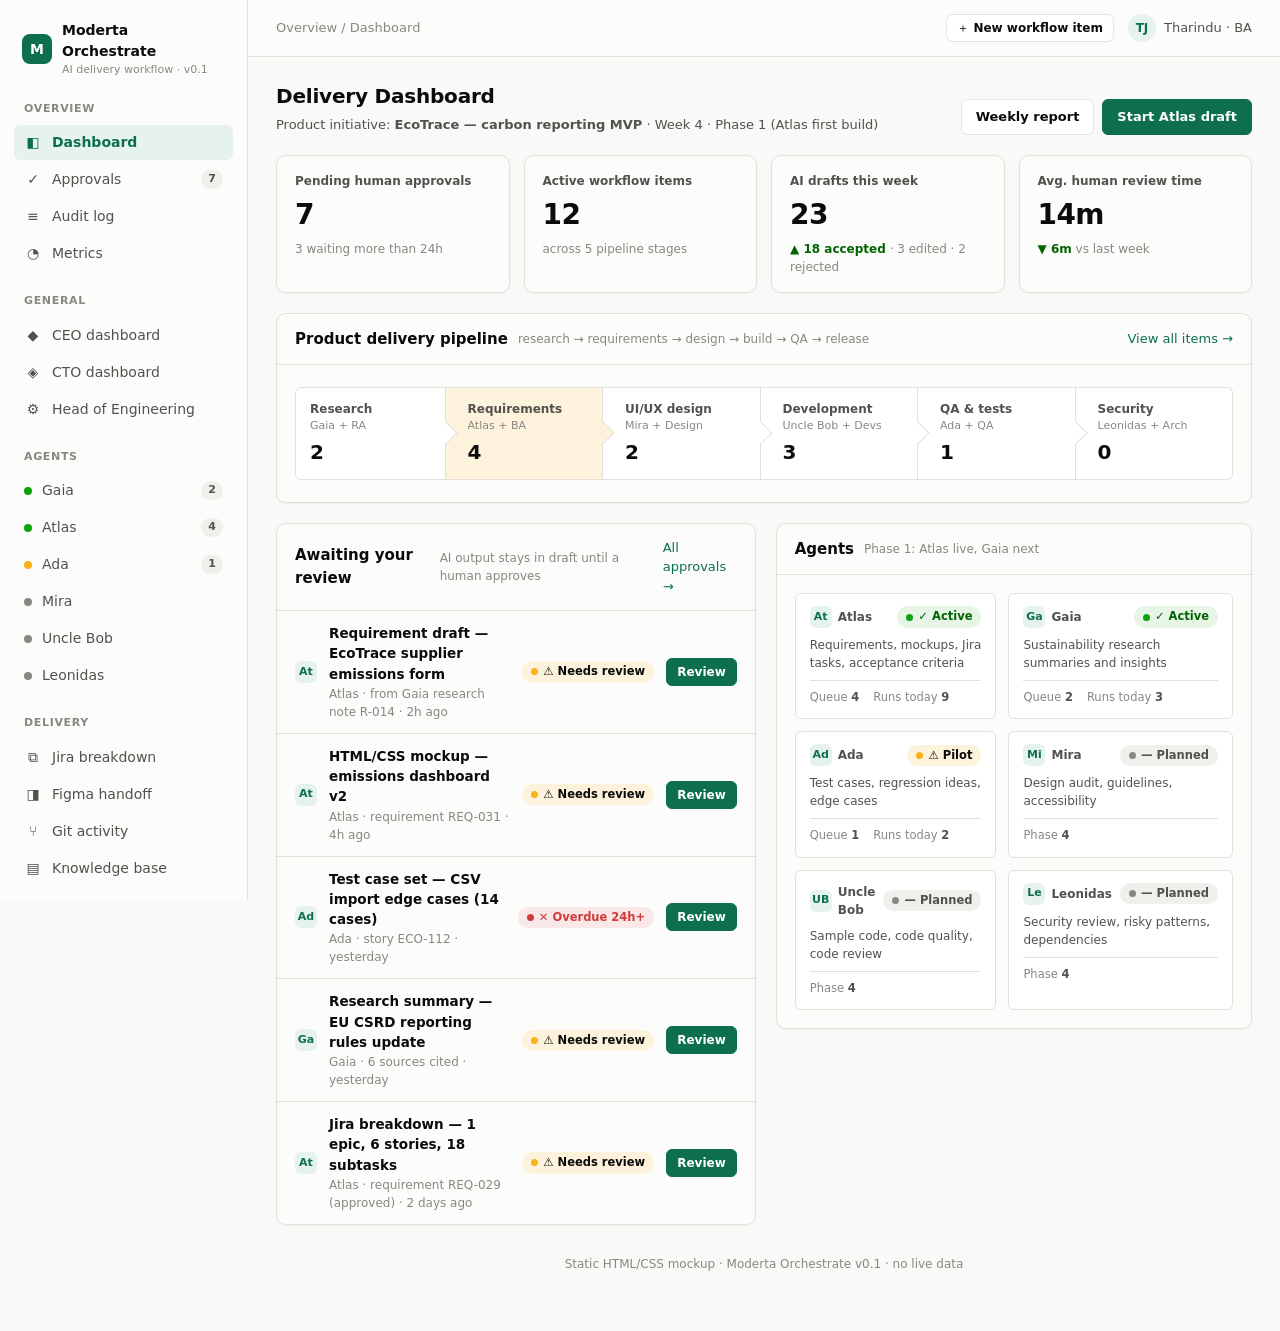
<file: ui-ux/index.html>
<!DOCTYPE html>
<html lang="en">
<head>
<meta charset="UTF-8">
<meta name="viewport" content="width=device-width, initial-scale=1.0">
<title>Moderta Orchestrate — Dashboard</title>
<link rel="stylesheet" href="styles.css">
</head>
<body>
<div class="shell">

  <!-- ================= Sidebar ================= -->
  <aside class="sidebar">
    <div class="brand">
      <div class="brand-mark">M</div>
      <div>
        <div class="brand-name">Moderta Orchestrate</div>
        <div class="brand-sub">AI delivery workflow · v0.1</div>
      </div>
    </div>

    <nav class="nav-group" aria-label="Overview">
      <div class="nav-label">Overview</div>
      <a class="nav-item active" href="index.html">
        <span class="nav-icon">◧</span> Dashboard
      </a>
      <a class="nav-item" href="review.html">
        <span class="nav-icon">✓</span> Approvals
        <span class="nav-count">7</span>
      </a>
      <a class="nav-item" href="audit-log.html">
        <span class="nav-icon">≡</span> Audit log
      </a>
      <a class="nav-item" href="metrics.html">
        <span class="nav-icon">◔</span> Metrics
      </a>
    </nav>

    <nav class="nav-group" aria-label="General">
      <div class="nav-label">General</div>
      <a class="nav-item" href="dashboards/ceo-dashboard.html">
        <span class="nav-icon">◆</span> CEO dashboard
      </a>
      <a class="nav-item" href="dashboards/cto-dashboard.html">
        <span class="nav-icon">◈</span> CTO dashboard
      </a>
      <a class="nav-item" href="dashboards/head-of-engineering-dashboard.html">
        <span class="nav-icon">⚙</span> Head of Engineering
      </a>
    </nav>

    <nav class="nav-group" aria-label="Agents">
      <div class="nav-label">Agents</div>
      <a class="nav-item" href="Gaia/gaia.html">
        <span class="agent-dot" style="background: var(--status-good)"></span> Gaia
        <span class="nav-count">2</span>
      </a>
      <a class="nav-item" href="Atlas/atlas.html">
        <span class="agent-dot" style="background: var(--status-good)"></span> Atlas
        <span class="nav-count">4</span>
      </a>
      <a class="nav-item" href="#ada">
        <span class="agent-dot" style="background: var(--status-warning)"></span> Ada
        <span class="nav-count">1</span>
      </a>
      <a class="nav-item" href="Mira/mira.html">
        <span class="agent-dot" style="background: var(--ink-muted)"></span> Mira
      </a>
      <a class="nav-item" href="UncleBob/unclebob.html">
        <span class="agent-dot" style="background: var(--ink-muted)"></span> Uncle Bob
      </a>
      <a class="nav-item" href="#leonidas">
        <span class="agent-dot" style="background: var(--ink-muted)"></span> Leonidas
      </a>
    </nav>

    <nav class="nav-group" aria-label="Delivery">
      <div class="nav-label">Delivery</div>
      <a class="nav-item" href="jira-breakdown.html">
        <span class="nav-icon">⧉</span> Jira breakdown
      </a>
      <a class="nav-item" href="#figma">
        <span class="nav-icon">◨</span> Figma handoff
      </a>
      <a class="nav-item" href="#git">
        <span class="nav-icon">⑂</span> Git activity
      </a>
      <a class="nav-item" href="#docs">
        <span class="nav-icon">▤</span> Knowledge base
      </a>
    </nav>

    <div class="sidebar-foot">
      Human-in-the-loop by default.<br>
      AI proposes — people approve.
    </div>
  </aside>

  <!-- ================= Main ================= -->
  <div class="main">

    <header class="topbar">
      <span class="crumb">Overview / Dashboard</span>
      <div class="spacer"></div>
      <button class="btn small">＋ New workflow item</button>
      <div class="user-chip">
        <div class="avatar">TJ</div>
        <span>Tharindu · BA</span>
      </div>
    </header>

    <main class="content">

      <div class="page-head">
        <div>
          <h1>Delivery Dashboard</h1>
          <p class="sub">Product initiative: <strong>EcoTrace — carbon reporting MVP</strong> · Week 4 · Phase 1 (Atlas first build)</p>
        </div>
        <div class="actions">
          <button class="btn">Weekly report</button>
          <button class="btn primary">Start Atlas draft</button>
        </div>
      </div>

      <!-- Stat tiles -->
      <section class="stat-row" aria-label="Key numbers">
        <div class="stat-tile">
          <span class="stat-label">Pending human approvals</span>
          <span class="stat-value">7</span>
          <span class="stat-note">3 waiting more than 24h</span>
        </div>
        <div class="stat-tile">
          <span class="stat-label">Active workflow items</span>
          <span class="stat-value">12</span>
          <span class="stat-note">across 5 pipeline stages</span>
        </div>
        <div class="stat-tile">
          <span class="stat-label">AI drafts this week</span>
          <span class="stat-value">23</span>
          <span class="stat-note"><span class="up">▲ 18 accepted</span> · 3 edited · 2 rejected</span>
        </div>
        <div class="stat-tile">
          <span class="stat-label">Avg. human review time</span>
          <span class="stat-value">14m</span>
          <span class="stat-note"><span class="up">▼ 6m</span> vs last week</span>
        </div>
      </section>

      <!-- Pipeline -->
      <section class="card">
        <div class="card-head">
          <h2>Product delivery pipeline</h2>
          <span class="hint">research → requirements → design → build → QA → release</span>
          <a class="more" href="jira-breakdown.html">View all items →</a>
        </div>
        <div class="card-body">
          <div class="pipeline">
            <div class="stage">
              <div class="stage-name">Research</div>
              <div class="stage-agent">Gaia + RA</div>
              <div class="stage-count">2</div>
            </div>
            <div class="stage attention">
              <div class="stage-name">Requirements</div>
              <div class="stage-agent">Atlas + BA</div>
              <div class="stage-count">4</div>
            </div>
            <div class="stage">
              <div class="stage-name">UI/UX design</div>
              <div class="stage-agent">Mira + Design</div>
              <div class="stage-count">2</div>
            </div>
            <div class="stage">
              <div class="stage-name">Development</div>
              <div class="stage-agent">Uncle Bob + Devs</div>
              <div class="stage-count">3</div>
            </div>
            <div class="stage">
              <div class="stage-name">QA &amp; tests</div>
              <div class="stage-agent">Ada + QA</div>
              <div class="stage-count">1</div>
            </div>
            <div class="stage">
              <div class="stage-name">Security</div>
              <div class="stage-agent">Leonidas + Arch</div>
              <div class="stage-count">0</div>
            </div>
          </div>
        </div>
      </section>

      <div class="cols-2">

        <!-- Awaiting review -->
        <section class="card">
          <div class="card-head">
            <h2>Awaiting your review</h2>
            <span class="hint">AI output stays in draft until a human approves</span>
            <a class="more" href="review.html">All approvals →</a>
          </div>
          <div class="list">
            <div class="list-row">
              <span class="agent-badge"><span class="glyph">At</span></span>
              <div class="row-main">
                <div class="row-title">Requirement draft — EcoTrace supplier emissions form</div>
                <div class="row-meta">Atlas · from Gaia research note R-014 · 2h ago</div>
              </div>
              <span class="pill warning"><span class="dot"></span>⚠ Needs review</span>
              <a class="btn small primary" href="review.html">Review</a>
            </div>
            <div class="list-row">
              <span class="agent-badge"><span class="glyph">At</span></span>
              <div class="row-main">
                <div class="row-title">HTML/CSS mockup — emissions dashboard v2</div>
                <div class="row-meta">Atlas · requirement REQ-031 · 4h ago</div>
              </div>
              <span class="pill warning"><span class="dot"></span>⚠ Needs review</span>
              <a class="btn small primary" href="review.html">Review</a>
            </div>
            <div class="list-row">
              <span class="agent-badge"><span class="glyph">Ad</span></span>
              <div class="row-main">
                <div class="row-title">Test case set — CSV import edge cases (14 cases)</div>
                <div class="row-meta">Ada · story ECO-112 · yesterday</div>
              </div>
              <span class="pill critical"><span class="dot"></span>✕ Overdue 24h+</span>
              <a class="btn small primary" href="review.html">Review</a>
            </div>
            <div class="list-row">
              <span class="agent-badge"><span class="glyph">Ga</span></span>
              <div class="row-main">
                <div class="row-title">Research summary — EU CSRD reporting rules update</div>
                <div class="row-meta">Gaia · 6 sources cited · yesterday</div>
              </div>
              <span class="pill warning"><span class="dot"></span>⚠ Needs review</span>
              <a class="btn small primary" href="review.html">Review</a>
            </div>
            <div class="list-row">
              <span class="agent-badge"><span class="glyph">At</span></span>
              <div class="row-main">
                <div class="row-title">Jira breakdown — 1 epic, 6 stories, 18 subtasks</div>
                <div class="row-meta">Atlas · requirement REQ-029 (approved) · 2 days ago</div>
              </div>
              <span class="pill warning"><span class="dot"></span>⚠ Needs review</span>
              <a class="btn small primary" href="review.html">Review</a>
            </div>
          </div>
        </section>

        <!-- Agent status -->
        <section class="card">
          <div class="card-head">
            <h2>Agents</h2>
            <span class="hint">Phase 1: Atlas live, Gaia next</span>
          </div>
          <div class="card-body">
            <div class="agent-grid">
              <div class="agent-card">
                <div class="agent-top">
                  <span class="agent-badge"><span class="glyph">At</span> Atlas</span>
                  <span class="pill good"><span class="dot"></span>✓ Active</span>
                </div>
                <div class="agent-role">Requirements, mockups, Jira tasks, acceptance criteria</div>
                <div class="agent-meta"><span>Queue <b>4</b></span><span>Runs today <b>9</b></span></div>
              </div>
              <div class="agent-card">
                <div class="agent-top">
                  <span class="agent-badge"><span class="glyph">Ga</span> Gaia</span>
                  <span class="pill good"><span class="dot"></span>✓ Active</span>
                </div>
                <div class="agent-role">Sustainability research summaries and insights</div>
                <div class="agent-meta"><span>Queue <b>2</b></span><span>Runs today <b>3</b></span></div>
              </div>
              <div class="agent-card">
                <div class="agent-top">
                  <span class="agent-badge"><span class="glyph">Ad</span> Ada</span>
                  <span class="pill warning"><span class="dot"></span>⚠ Pilot</span>
                </div>
                <div class="agent-role">Test cases, regression ideas, edge cases</div>
                <div class="agent-meta"><span>Queue <b>1</b></span><span>Runs today <b>2</b></span></div>
              </div>
              <div class="agent-card">
                <div class="agent-top">
                  <span class="agent-badge"><span class="glyph">Mi</span> Mira</span>
                  <span class="pill neutral"><span class="dot"></span>— Planned</span>
                </div>
                <div class="agent-role">Design audit, guidelines, accessibility</div>
                <div class="agent-meta"><span>Phase <b>4</b></span></div>
              </div>
              <div class="agent-card">
                <div class="agent-top">
                  <span class="agent-badge"><span class="glyph">UB</span> Uncle Bob</span>
                  <span class="pill neutral"><span class="dot"></span>— Planned</span>
                </div>
                <div class="agent-role">Sample code, code quality, code review</div>
                <div class="agent-meta"><span>Phase <b>4</b></span></div>
              </div>
              <div class="agent-card">
                <div class="agent-top">
                  <span class="agent-badge"><span class="glyph">Le</span> Leonidas</span>
                  <span class="pill neutral"><span class="dot"></span>— Planned</span>
                </div>
                <div class="agent-role">Security review, risky patterns, dependencies</div>
                <div class="agent-meta"><span>Phase <b>4</b></span></div>
              </div>
            </div>
          </div>
        </section>

      </div>

      <p class="mock-note">Static HTML/CSS mockup · Moderta Orchestrate v0.1 · no live data</p>

    </main>
  </div>
</div>
</body>
</html>
</file>
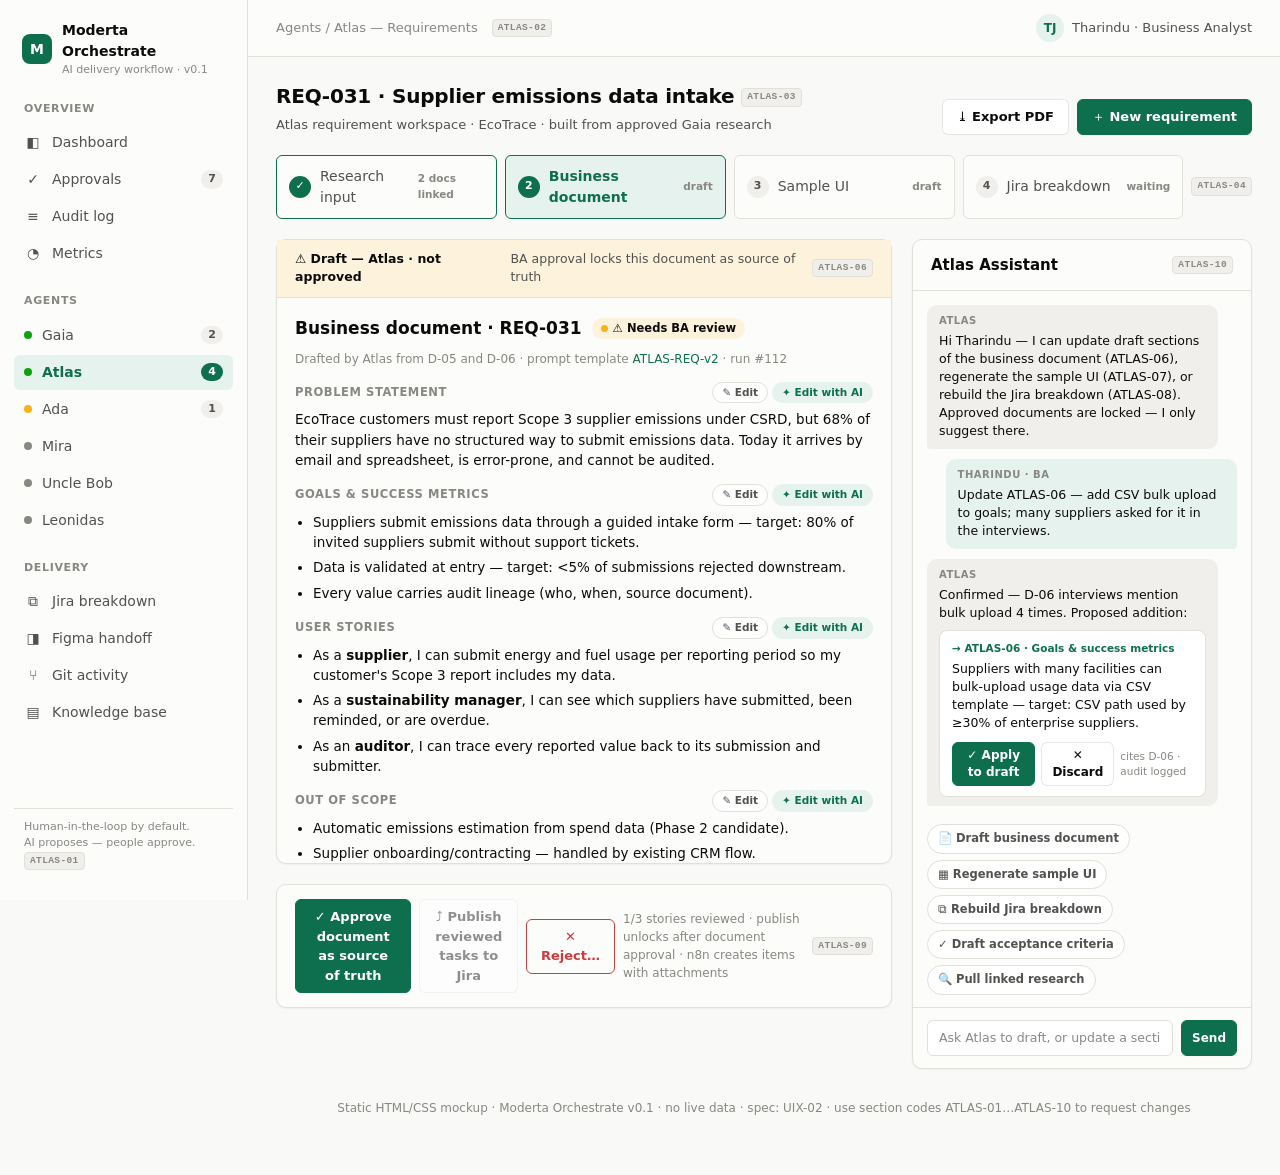
<file: ui-ux/Atlas/atlas.html>
<!DOCTYPE html>
<html lang="en">
<head>
<meta charset="UTF-8">
<meta name="viewport" content="width=device-width, initial-scale=1.0">
<title>Moderta Orchestrate — Atlas Requirement Workspace</title>
<link rel="stylesheet" href="styles.css">
</head>
<body>
<div class="shell">

  <!-- ================= Sidebar · ATLAS-01 ================= -->
  <aside class="sidebar" id="ATLAS-01">
    <div class="brand">
      <div class="brand-mark">M</div>
      <div>
        <div class="brand-name">Moderta Orchestrate</div>
        <div class="brand-sub">AI delivery workflow · v0.1</div>
      </div>
    </div>

    <nav class="nav-group" aria-label="Overview">
      <div class="nav-label">Overview</div>
      <a class="nav-item" href="../index.html">
        <span class="nav-icon">◧</span> Dashboard
      </a>
      <a class="nav-item" href="review.html">
        <span class="nav-icon">✓</span> Approvals
        <span class="nav-count">7</span>
      </a>
      <a class="nav-item" href="audit-log.html">
        <span class="nav-icon">≡</span> Audit log
      </a>
      <a class="nav-item" href="metrics.html">
        <span class="nav-icon">◔</span> Metrics
      </a>
    </nav>

    <nav class="nav-group" aria-label="Agents">
      <div class="nav-label">Agents</div>
      <a class="nav-item" href="../Gaia/gaia.html">
        <span class="agent-dot" style="background: var(--status-good)"></span> Gaia
        <span class="nav-count">2</span>
      </a>
      <a class="nav-item active" href="atlas.html">
        <span class="agent-dot" style="background: var(--status-good)"></span> Atlas
        <span class="nav-count">4</span>
      </a>
      <a class="nav-item" href="#ada">
        <span class="agent-dot" style="background: var(--status-warning)"></span> Ada
        <span class="nav-count">1</span>
      </a>
      <a class="nav-item" href="../Mira/mira.html">
        <span class="agent-dot" style="background: var(--ink-muted)"></span> Mira
      </a>
      <a class="nav-item" href="../UncleBob/unclebob.html">
        <span class="agent-dot" style="background: var(--ink-muted)"></span> Uncle Bob
      </a>
      <a class="nav-item" href="#leonidas">
        <span class="agent-dot" style="background: var(--ink-muted)"></span> Leonidas
      </a>
    </nav>

    <nav class="nav-group" aria-label="Delivery">
      <div class="nav-label">Delivery</div>
      <a class="nav-item" href="jira-breakdown.html">
        <span class="nav-icon">⧉</span> Jira breakdown
      </a>
      <a class="nav-item" href="#figma">
        <span class="nav-icon">◨</span> Figma handoff
      </a>
      <a class="nav-item" href="#git">
        <span class="nav-icon">⑂</span> Git activity
      </a>
      <a class="nav-item" href="#docs">
        <span class="nav-icon">▤</span> Knowledge base
      </a>
    </nav>

    <div class="sidebar-foot">
      Human-in-the-loop by default.<br>
      AI proposes — people approve.<br>
      <span class="sec-tag">ATLAS-01</span>
    </div>
  </aside>

  <!-- ================= Main ================= -->
  <div class="main">

    <header class="topbar" id="ATLAS-02">
      <span class="crumb">Agents / Atlas — Requirements</span>
      <span class="sec-tag">ATLAS-02</span>
      <div class="spacer"></div>
      <div class="user-chip">
        <div class="avatar">TJ</div>
        <span>Tharindu · Business Analyst</span>
      </div>
    </header>

    <main class="content">

      <div class="page-head" id="ATLAS-03">
        <div>
          <h1>REQ-031 · Supplier emissions data intake <span class="sec-tag">ATLAS-03</span></h1>
          <p class="sub">Atlas requirement workspace · EcoTrace · built from approved Gaia research</p>
        </div>
        <div class="actions">
          <button class="btn">⤓ Export PDF</button>
          <button class="btn primary">＋ New requirement</button>
        </div>
      </div>

      <!-- Steps · ATLAS-04 (tabs: selecting a step shows its content below) -->
      <div class="steps" id="ATLAS-04" aria-label="Workflow steps">
        <button type="button" class="step done" data-target="ATLAS-05">
          <span class="step-num">✓</span> Research input
          <span class="step-state">2 docs linked</span>
        </button>
        <button type="button" class="step active" data-target="ATLAS-06">
          <span class="step-num">2</span> Business document
          <span class="step-state">draft</span>
        </button>
        <button type="button" class="step" data-target="ATLAS-07">
          <span class="step-num">3</span> Sample UI
          <span class="step-state">draft</span>
        </button>
        <button type="button" class="step" data-target="ATLAS-08">
          <span class="step-num">4</span> Jira breakdown
          <span class="step-state">waiting</span>
        </button>
        <span class="sec-tag" style="align-self: center">ATLAS-04</span>
      </div>

      <div class="workspace">
        <div class="stack">

          <!-- ===== Research input · ATLAS-05 ===== -->
          <section class="card" id="ATLAS-05">
            <div class="card-head">
              <h2>Research input</h2>
              <span class="hint">approved Gaia documents only</span>
              <span class="sec-tag push">ATLAS-05</span>
            </div>
            <div class="list">
              <div class="list-row">
                <span class="agent-badge"><span class="glyph">Ga</span></span>
                <div class="row-main">
                  <div class="row-title"><a href="../Gaia/gaia.html">RS-03 / D-05 · Supplier data collection pain points</a></div>
                  <div class="row-meta">Customer problem · approved 3d ago · source of truth</div>
                </div>
                <span class="pill good"><span class="dot"></span>✓ Approved</span>
              </div>
              <div class="list-row">
                <span class="agent-badge"><span class="glyph">Ga</span></span>
                <div class="row-main">
                  <div class="row-title"><a href="../Gaia/gaia.html">RS-04 / D-06 · Compliance officer interviews — 5 companies</a></div>
                  <div class="row-meta">Interview notes · approved 2d ago · source of truth</div>
                </div>
                <span class="pill good"><span class="dot"></span>✓ Approved</span>
              </div>
              <div class="list-row">
                <div class="row-main">
                  <button class="btn small">＋ Link research…</button>
                </div>
                <span class="hint" style="font-size: 12px; color: var(--ink-muted)">unapproved Gaia drafts cannot be linked</span>
              </div>
            </div>
          </section>

          <!-- ===== Business document · ATLAS-06 ===== -->
          <section class="card" id="ATLAS-06">
            <div class="draft-banner">
              <span>⚠ Draft — Atlas · not approved</span>
              <span class="spacer"></span>
              <span class="hint">BA approval locks this document as source of truth</span>
              <span class="sec-tag">ATLAS-06</span>
            </div>

            <div class="note-head">
              <div class="note-title-row">
                <h2>Business document · REQ-031</h2>
                <span class="pill warning"><span class="dot"></span>⚠ Needs BA review</span>
              </div>
              <div class="note-meta">
                Drafted by Atlas from D-05 and D-06 · prompt template <a href="#">ATLAS-REQ-v2</a> · run #112
              </div>
            </div>

            <div class="note-section">
              <h3>Problem statement
                <span class="sec-actions">
                  <button class="sec-btn" title="Edit this section as text">✎ Edit</button>
                  <button class="sec-btn ai" title="Opens Atlas Assistant chat targeting this section">✦ Edit with AI</button>
                </span>
              </h3>
              <p>
                EcoTrace customers must report Scope 3 supplier emissions under CSRD, but 68% of their suppliers
                have no structured way to submit emissions data. Today it arrives by email and spreadsheet, is
                error-prone, and cannot be audited.
              </p>
            </div>

            <div class="note-section">
              <h3>Goals &amp; success metrics
                <span class="sec-actions">
                  <button class="sec-btn" title="Edit this section as text">✎ Edit</button>
                  <button class="sec-btn ai" title="Opens Atlas Assistant chat targeting this section">✦ Edit with AI</button>
                </span>
              </h3>
              <ul>
                <li>Suppliers submit emissions data through a guided intake form — target: 80% of invited suppliers submit without support tickets.</li>
                <li>Data is validated at entry — target: &lt;5% of submissions rejected downstream.</li>
                <li>Every value carries audit lineage (who, when, source document).</li>
              </ul>
            </div>

            <div class="note-section">
              <h3>User stories
                <span class="sec-actions">
                  <button class="sec-btn" title="Edit this section as text">✎ Edit</button>
                  <button class="sec-btn ai" title="Opens Atlas Assistant chat targeting this section">✦ Edit with AI</button>
                </span>
              </h3>
              <ul>
                <li>As a <strong>supplier</strong>, I can submit energy and fuel usage per reporting period so my customer's Scope 3 report includes my data.</li>
                <li>As a <strong>sustainability manager</strong>, I can see which suppliers have submitted, been reminded, or are overdue.</li>
                <li>As an <strong>auditor</strong>, I can trace every reported value back to its submission and submitter.</li>
              </ul>
            </div>

            <div class="note-section">
              <h3>Out of scope
                <span class="sec-actions">
                  <button class="sec-btn" title="Edit this section as text">✎ Edit</button>
                  <button class="sec-btn ai" title="Opens Atlas Assistant chat targeting this section">✦ Edit with AI</button>
                </span>
              </h3>
              <ul>
                <li>Automatic emissions estimation from spend data (Phase 2 candidate).</li>
                <li>Supplier onboarding/contracting — handled by existing CRM flow.</li>
              </ul>
            </div>
          </section>

          <!-- ===== Sample UI · ATLAS-07 ===== -->
          <section class="card" id="ATLAS-07">
            <div class="card-head">
              <h2>Sample UI</h2>
              <span class="hint">minimal wireframe · structure only, no visual design</span>
              <span class="sec-tag push">ATLAS-07</span>
            </div>
            <div class="card-body" style="display: flex; flex-direction: column; gap: 10px;">
              <div style="display: flex; gap: 8px; align-items: center;">
                <button class="btn small">🖥 Desktop</button>
                <button class="btn small" style="opacity: 0.55">📱 Mobile</button>
                <span style="flex: 1"></span>
                <button class="btn small">✦ Regenerate with AI</button>
              </div>

              <!-- Wireframe: supplier emissions intake form -->
              <div class="wf-frame" role="img" aria-label="Wireframe of the supplier emissions intake form">
                <div class="wf-titlebar">
                  <span class="wf-dot"></span><span class="wf-dot"></span><span class="wf-dot"></span>
                  <span class="wf-url"></span>
                </div>
                <div class="wf-body">
                  <div class="wf line heading w40"></div>
                  <div class="wf line w80"></div>
                  <div class="wf-grid2">
                    <div class="wf-field">
                      <div class="wf line w25"></div>
                      <div class="wf input"></div>
                    </div>
                    <div class="wf-field">
                      <div class="wf line w25"></div>
                      <div class="wf input"></div>
                    </div>
                    <div class="wf-field">
                      <div class="wf line w40"></div>
                      <div class="wf input"></div>
                    </div>
                    <div class="wf-field">
                      <div class="wf line w40"></div>
                      <div class="wf input"></div>
                    </div>
                  </div>
                  <div class="wf line w25"></div>
                  <div class="wf box"></div>
                  <div class="wf-row">
                    <div class="wf line w60" style="align-self: center"></div>
                    <div class="wf btn-shape narrow"></div>
                  </div>
                </div>
              </div>
              <p class="wf-caption">Supplier intake form — period selector, usage fields, evidence upload, submit · generated from ATLAS-06 user stories</p>
            </div>
          </section>

          <!-- ===== Jira breakdown · ATLAS-08 ===== -->
          <section class="card" id="ATLAS-08">
            <div class="card-head">
              <h2>Jira breakdown</h2>
              <span class="hint">estimates stay with developers — Atlas never fills them</span>
              <a class="more" href="task-review.html">Open task review →</a>
              <span class="sec-tag">ATLAS-08</span>
            </div>
            <div class="list">
              <div class="jira-row">
                <span class="jira-type epic">EPIC</span>
                <span class="jira-key">ECO-100</span>
                <span class="jira-title">Supplier emissions data intake</span>
                <span class="jira-est">4 stories · 6 subtasks</span>
              </div>
              <div class="jira-row lvl-1">
                <span class="jira-type story">STORY</span>
                <span class="jira-key">ECO-110</span>
                <span class="jira-title">Guided intake form for suppliers</span>
                <span class="pill neutral"><span class="dot"></span>📎 3</span>
                <span class="jira-est">est: — pts · AC: 4</span>
                <span class="pill warning"><span class="dot"></span>⚠ Needs review</span>
                <a class="btn small" href="task-review.html">Review</a>
              </div>
              <div class="jira-row lvl-2">
                <span class="jira-type sub">SUB</span>
                <span class="jira-key">ECO-110a</span>
                <span class="jira-title">Form UI — period, usage fields, validation states</span>
                <span class="jira-est">est: —</span>
              </div>
              <div class="jira-row lvl-2">
                <span class="jira-type sub">SUB</span>
                <span class="jira-key">ECO-110b</span>
                <span class="jira-title">Submission API with entry validation rules</span>
                <span class="jira-est">est: —</span>
              </div>
              <div class="jira-row lvl-1">
                <span class="jira-type story">STORY</span>
                <span class="jira-key">ECO-111</span>
                <span class="jira-title">Submission status dashboard for sustainability managers</span>
                <span class="pill neutral"><span class="dot"></span>📎 1</span>
                <span class="jira-est">est: — pts · AC: 3</span>
                <span class="pill good"><span class="dot"></span>✓ Reviewed</span>
                <a class="btn small" href="task-review.html">Open</a>
              </div>
              <div class="jira-row lvl-1">
                <span class="jira-type story">STORY</span>
                <span class="jira-key">ECO-112</span>
                <span class="jira-title">Audit lineage per reported value</span>
                <span class="jira-est">est: — pts · AC: 5</span>
                <span class="pill warning"><span class="dot"></span>⚠ Needs review</span>
                <a class="btn small" href="task-review.html">Review</a>
              </div>
              <div class="jira-row lvl-2">
                <span class="jira-type qa">QA</span>
                <span class="jira-key">ECO-112q</span>
                <span class="jira-title">Test design: lineage &amp; tamper cases — draft by Ada after approval</span>
                <span class="jira-est">waiting</span>
              </div>
            </div>
          </section>

          <!-- ===== Actions · ATLAS-09 ===== -->
          <section class="card">
            <div class="action-bar" id="ATLAS-09" style="border-top: none; margin-top: 0;">
              <button class="btn primary">✓ Approve document as source of truth</button>
              <button class="btn" disabled title="Enabled after BA approves the document and tasks pass review">⤴ Publish reviewed tasks to Jira</button>
              <button class="btn danger">✕ Reject…</button>
              <span class="gate-note">1/3 stories reviewed · publish unlocks after document approval · n8n creates items with attachments</span>
              <span class="sec-tag">ATLAS-09</span>
            </div>
          </section>

        </div>

        <!-- ===== Atlas Assistant · ATLAS-10 ===== -->
        <section class="card" id="ATLAS-10">
          <div class="card-head">
            <h2>Atlas Assistant</h2>
            <span class="sec-tag push">ATLAS-10</span>
          </div>
          <div class="chat-body">
            <div class="msg ai">
              <div class="msg-who">Atlas</div>
              Hi Tharindu — I can update draft sections of the business document (ATLAS-06), regenerate the
              sample UI (ATLAS-07), or rebuild the Jira breakdown (ATLAS-08). Approved documents are locked —
              I only suggest there.
            </div>
            <div class="msg user">
              <div class="msg-who">Tharindu · BA</div>
              Update ATLAS-06 — add CSV bulk upload to goals; many suppliers asked for it in the interviews.
            </div>
            <div class="msg ai">
              <div class="msg-who">Atlas</div>
              Confirmed — D-06 interviews mention bulk upload 4 times. Proposed addition:
              <div class="suggest">
                <div class="suggest-target">→ ATLAS-06 · Goals &amp; success metrics</div>
                <div class="suggest-text">
                  Suppliers with many facilities can bulk-upload usage data via CSV template — target: CSV path
                  used by ≥30% of enterprise suppliers.
                </div>
                <div class="suggest-actions">
                  <button class="btn small primary">✓ Apply to draft</button>
                  <button class="btn small">✕ Discard</button>
                  <span class="suggest-note">cites D-06 · audit logged</span>
                </div>
              </div>
            </div>
          </div>
          <div class="tool-chips" aria-label="Atlas tools">
            <button class="tool-chip">📄 Draft business document</button>
            <button class="tool-chip">▦ Regenerate sample UI</button>
            <button class="tool-chip">⧉ Rebuild Jira breakdown</button>
            <button class="tool-chip">✓ Draft acceptance criteria</button>
            <button class="tool-chip">🔍 Pull linked research</button>
          </div>
          <div class="chat-composer">
            <input type="text" placeholder="Ask Atlas to draft, or update a section (e.g. ATLAS-06)…" aria-label="Message Atlas">
            <button class="btn primary small">Send</button>
          </div>
        </section>

      </div>

      <p class="mock-note">Static HTML/CSS mockup · Moderta Orchestrate v0.1 · no live data · spec: UIX-02 · use section codes ATLAS-01…ATLAS-10 to request changes</p>

    </main>
  </div>
</div>
<script>
// ATLAS-04 steps act as tabs: selecting a step shows only that step's section.
// The action bar (ATLAS-09) and Atlas Assistant (ATLAS-10) stay visible.
(function () {
  var steps = document.querySelectorAll('.step[data-target]');
  var sectionIds = ['ATLAS-05', 'ATLAS-06', 'ATLAS-07', 'ATLAS-08'];

  function select(step) {
    steps.forEach(function (s) { s.classList.toggle('active', s === step); });
    sectionIds.forEach(function (id) {
      var sec = document.getElementById(id);
      if (sec) sec.style.display = (id === step.dataset.target) ? '' : 'none';
    });
  }

  steps.forEach(function (step) {
    step.addEventListener('click', function () { select(step); });
  });

  var initial = document.querySelector('.step.active[data-target]');
  if (initial) select(initial);
})();
</script>
</body>
</html>
</file>
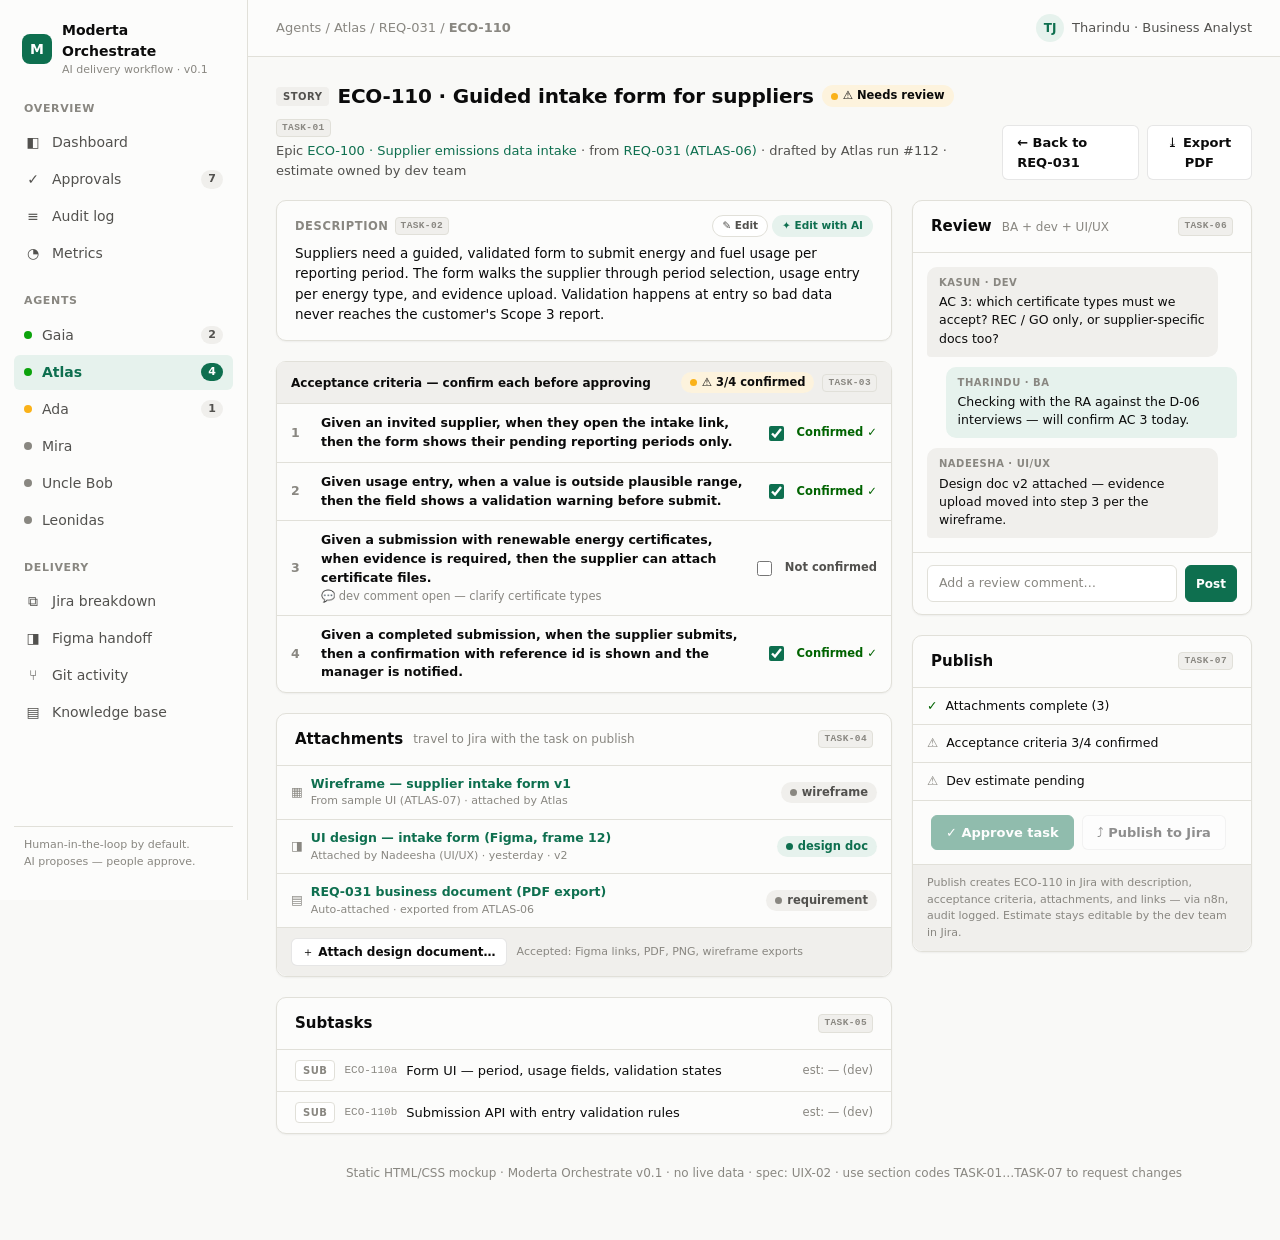
<file: ui-ux/Atlas/task-review.html>
<!DOCTYPE html>
<html lang="en">
<head>
<meta charset="UTF-8">
<meta name="viewport" content="width=device-width, initial-scale=1.0">
<title>Moderta Orchestrate — Task Review · ECO-110</title>
<link rel="stylesheet" href="styles.css">
</head>
<body>
<div class="shell">

  <!-- ================= Sidebar ================= -->
  <aside class="sidebar">
    <div class="brand">
      <div class="brand-mark">M</div>
      <div>
        <div class="brand-name">Moderta Orchestrate</div>
        <div class="brand-sub">AI delivery workflow · v0.1</div>
      </div>
    </div>

    <nav class="nav-group" aria-label="Overview">
      <div class="nav-label">Overview</div>
      <a class="nav-item" href="../index.html">
        <span class="nav-icon">◧</span> Dashboard
      </a>
      <a class="nav-item" href="review.html">
        <span class="nav-icon">✓</span> Approvals
        <span class="nav-count">7</span>
      </a>
      <a class="nav-item" href="audit-log.html">
        <span class="nav-icon">≡</span> Audit log
      </a>
      <a class="nav-item" href="metrics.html">
        <span class="nav-icon">◔</span> Metrics
      </a>
    </nav>

    <nav class="nav-group" aria-label="Agents">
      <div class="nav-label">Agents</div>
      <a class="nav-item" href="../Gaia/gaia.html">
        <span class="agent-dot" style="background: var(--status-good)"></span> Gaia
        <span class="nav-count">2</span>
      </a>
      <a class="nav-item active" href="atlas.html">
        <span class="agent-dot" style="background: var(--status-good)"></span> Atlas
        <span class="nav-count">4</span>
      </a>
      <a class="nav-item" href="#ada">
        <span class="agent-dot" style="background: var(--status-warning)"></span> Ada
        <span class="nav-count">1</span>
      </a>
      <a class="nav-item" href="../Mira/mira.html">
        <span class="agent-dot" style="background: var(--ink-muted)"></span> Mira
      </a>
      <a class="nav-item" href="../UncleBob/unclebob.html">
        <span class="agent-dot" style="background: var(--ink-muted)"></span> Uncle Bob
      </a>
      <a class="nav-item" href="#leonidas">
        <span class="agent-dot" style="background: var(--ink-muted)"></span> Leonidas
      </a>
    </nav>

    <nav class="nav-group" aria-label="Delivery">
      <div class="nav-label">Delivery</div>
      <a class="nav-item" href="jira-breakdown.html">
        <span class="nav-icon">⧉</span> Jira breakdown
      </a>
      <a class="nav-item" href="#figma">
        <span class="nav-icon">◨</span> Figma handoff
      </a>
      <a class="nav-item" href="#git">
        <span class="nav-icon">⑂</span> Git activity
      </a>
      <a class="nav-item" href="#docs">
        <span class="nav-icon">▤</span> Knowledge base
      </a>
    </nav>

    <div class="sidebar-foot">
      Human-in-the-loop by default.<br>
      AI proposes — people approve.
    </div>
  </aside>

  <!-- ================= Main ================= -->
  <div class="main">

    <header class="topbar">
      <span class="crumb">Agents / Atlas / REQ-031 / <strong>ECO-110</strong></span>
      <div class="spacer"></div>
      <div class="user-chip">
        <div class="avatar">TJ</div>
        <span>Tharindu · Business Analyst</span>
      </div>
    </header>

    <main class="content">

      <!-- Task header · TASK-01 -->
      <div class="page-head" id="TASK-01">
        <div>
          <div style="display: flex; align-items: center; gap: 8px; flex-wrap: wrap;">
            <span class="jira-type story">STORY</span>
            <h1>ECO-110 · Guided intake form for suppliers</h1>
            <span class="pill warning"><span class="dot"></span>⚠ Needs review</span>
            <span class="sec-tag">TASK-01</span>
          </div>
          <p class="sub">
            Epic <a href="atlas.html">ECO-100 · Supplier emissions data intake</a> · from
            <a href="atlas.html">REQ-031 (ATLAS-06)</a> · drafted by Atlas run #112 · estimate owned by dev team
          </p>
        </div>
        <div class="actions">
          <a class="btn" href="atlas.html">← Back to REQ-031</a>
          <button class="btn">⤓ Export PDF</button>
        </div>
      </div>

      <div class="workspace">
        <div class="stack">

          <!-- Description · TASK-02 -->
          <section class="card" id="TASK-02">
            <div class="note-section" style="padding-bottom: 16px;">
              <h3>Description <span class="sec-tag">TASK-02</span>
                <span class="sec-actions">
                  <button class="sec-btn" title="Edit this section as text">✎ Edit</button>
                  <button class="sec-btn ai" title="Opens Atlas Assistant chat targeting this task">✦ Edit with AI</button>
                </span>
              </h3>
              <p>
                Suppliers need a guided, validated form to submit energy and fuel usage per reporting period.
                The form walks the supplier through period selection, usage entry per energy type, and evidence
                upload. Validation happens at entry so bad data never reaches the customer's Scope 3 report.
              </p>
            </div>
          </section>

          <!-- Acceptance criteria · TASK-03 -->
          <section class="card" id="TASK-03">
            <div class="sources" style="margin: 0; border: none;">
              <div class="sources-head">
                Acceptance criteria — confirm each before approving
                <span class="pill warning"><span class="dot"></span>⚠ 3/4 confirmed</span>
                <span class="sec-tag">TASK-03</span>
              </div>
              <div class="source-row verified">
                <span class="src-num">1</span>
                <div class="src-main">
                  <div class="src-title">Given an invited supplier, when they open the intake link, then the form shows their pending reporting periods only.</div>
                </div>
                <input type="checkbox" checked aria-label="Criterion 1 confirmed"> <span class="verify-label">Confirmed ✓</span>
              </div>
              <div class="source-row verified">
                <span class="src-num">2</span>
                <div class="src-main">
                  <div class="src-title">Given usage entry, when a value is outside plausible range, then the field shows a validation warning before submit.</div>
                </div>
                <input type="checkbox" checked aria-label="Criterion 2 confirmed"> <span class="verify-label">Confirmed ✓</span>
              </div>
              <div class="source-row">
                <span class="src-num">3</span>
                <div class="src-main">
                  <div class="src-title">Given a submission with renewable energy certificates, when evidence is required, then the supplier can attach certificate files.</div>
                  <div class="src-meta">💬 dev comment open — clarify certificate types</div>
                </div>
                <input type="checkbox" aria-label="Criterion 3 not confirmed"> <span class="verify-label">Not confirmed</span>
              </div>
              <div class="source-row verified">
                <span class="src-num">4</span>
                <div class="src-main">
                  <div class="src-title">Given a completed submission, when the supplier submits, then a confirmation with reference id is shown and the manager is notified.</div>
                </div>
                <input type="checkbox" checked aria-label="Criterion 4 confirmed"> <span class="verify-label">Confirmed ✓</span>
              </div>
            </div>
          </section>

          <!-- Attachments · TASK-04 -->
          <section class="card" id="TASK-04">
            <div class="card-head">
              <h2>Attachments</h2>
              <span class="hint">travel to Jira with the task on publish</span>
              <span class="sec-tag push">TASK-04</span>
            </div>
            <div class="list">
              <div class="kb-item">
                <span class="kb-icon">▦</span>
                <div class="kb-main">
                  <div class="kb-title"><a href="atlas.html#ATLAS-07">Wireframe — supplier intake form v1</a></div>
                  <div class="kb-meta">From sample UI (ATLAS-07) · attached by Atlas</div>
                </div>
                <span class="pill neutral"><span class="dot"></span>wireframe</span>
              </div>
              <div class="kb-item">
                <span class="kb-icon">◨</span>
                <div class="kb-main">
                  <div class="kb-title"><a href="#">UI design — intake form (Figma, frame 12)</a></div>
                  <div class="kb-meta">Attached by Nadeesha (UI/UX) · yesterday · v2</div>
                </div>
                <span class="pill accent"><span class="dot"></span>design doc</span>
              </div>
              <div class="kb-item">
                <span class="kb-icon">▤</span>
                <div class="kb-main">
                  <div class="kb-title"><a href="#">REQ-031 business document (PDF export)</a></div>
                  <div class="kb-meta">Auto-attached · exported from ATLAS-06</div>
                </div>
                <span class="pill neutral"><span class="dot"></span>requirement</span>
              </div>
            </div>
            <div class="kb-foot" style="display: flex; align-items: center; gap: 10px;">
              <button class="btn small">＋ Attach design document…</button>
              <span>Accepted: Figma links, PDF, PNG, wireframe exports</span>
            </div>
          </section>

          <!-- Subtasks · TASK-05 -->
          <section class="card" id="TASK-05">
            <div class="card-head">
              <h2>Subtasks</h2>
              <span class="sec-tag push">TASK-05</span>
            </div>
            <div class="list">
              <div class="jira-row">
                <span class="jira-type sub">SUB</span>
                <span class="jira-key">ECO-110a</span>
                <span class="jira-title">Form UI — period, usage fields, validation states</span>
                <span class="jira-est">est: — (dev)</span>
              </div>
              <div class="jira-row">
                <span class="jira-type sub">SUB</span>
                <span class="jira-key">ECO-110b</span>
                <span class="jira-title">Submission API with entry validation rules</span>
                <span class="jira-est">est: — (dev)</span>
              </div>
            </div>
          </section>

        </div>

        <!-- ===== Review rail ===== -->
        <div class="stack">

          <!-- Review & comments · TASK-06 -->
          <section class="card" id="TASK-06">
            <div class="card-head">
              <h2>Review</h2>
              <span class="hint">BA + dev + UI/UX</span>
              <span class="sec-tag push">TASK-06</span>
            </div>
            <div class="chat-body">
              <div class="msg ai">
                <div class="msg-who">Kasun · Dev</div>
                AC 3: which certificate types must we accept? REC / GO only, or supplier-specific docs too?
              </div>
              <div class="msg user">
                <div class="msg-who">Tharindu · BA</div>
                Checking with the RA against the D-06 interviews — will confirm AC 3 today.
              </div>
              <div class="msg ai">
                <div class="msg-who">Nadeesha · UI/UX</div>
                Design doc v2 attached — evidence upload moved into step 3 per the wireframe.
              </div>
            </div>
            <div class="chat-composer">
              <input type="text" placeholder="Add a review comment…" aria-label="Add a review comment">
              <button class="btn primary small">Post</button>
            </div>
          </section>

          <!-- Publish · TASK-07 -->
          <section class="card" id="TASK-07">
            <div class="card-head">
              <h2>Publish</h2>
              <span class="sec-tag push">TASK-07</span>
            </div>
            <div class="list">
              <div class="kb-item">
                <span class="kb-icon" style="color: var(--success-text)">✓</span>
                <div class="kb-main"><div class="kb-title" style="font-weight: 500">Attachments complete (3)</div></div>
              </div>
              <div class="kb-item">
                <span class="kb-icon">⚠</span>
                <div class="kb-main"><div class="kb-title" style="font-weight: 500">Acceptance criteria 3/4 confirmed</div></div>
              </div>
              <div class="kb-item">
                <span class="kb-icon">⚠</span>
                <div class="kb-main"><div class="kb-title" style="font-weight: 500">Dev estimate pending</div></div>
              </div>
            </div>
            <div class="action-bar" style="margin-top: 0; flex-wrap: wrap;">
              <button class="btn primary" disabled title="Confirm all acceptance criteria first">✓ Approve task</button>
              <button class="btn" disabled title="Enabled after task approval">⤴ Publish to Jira</button>
            </div>
            <div class="kb-foot">
              Publish creates ECO-110 in Jira with description, acceptance criteria, attachments, and links —
              via n8n, audit logged. Estimate stays editable by the dev team in Jira.
            </div>
          </section>

        </div>
      </div>

      <p class="mock-note">Static HTML/CSS mockup · Moderta Orchestrate v0.1 · no live data · spec: UIX-02 · use section codes TASK-01…TASK-07 to request changes</p>

    </main>
  </div>
</div>
</body>
</html>
</file>
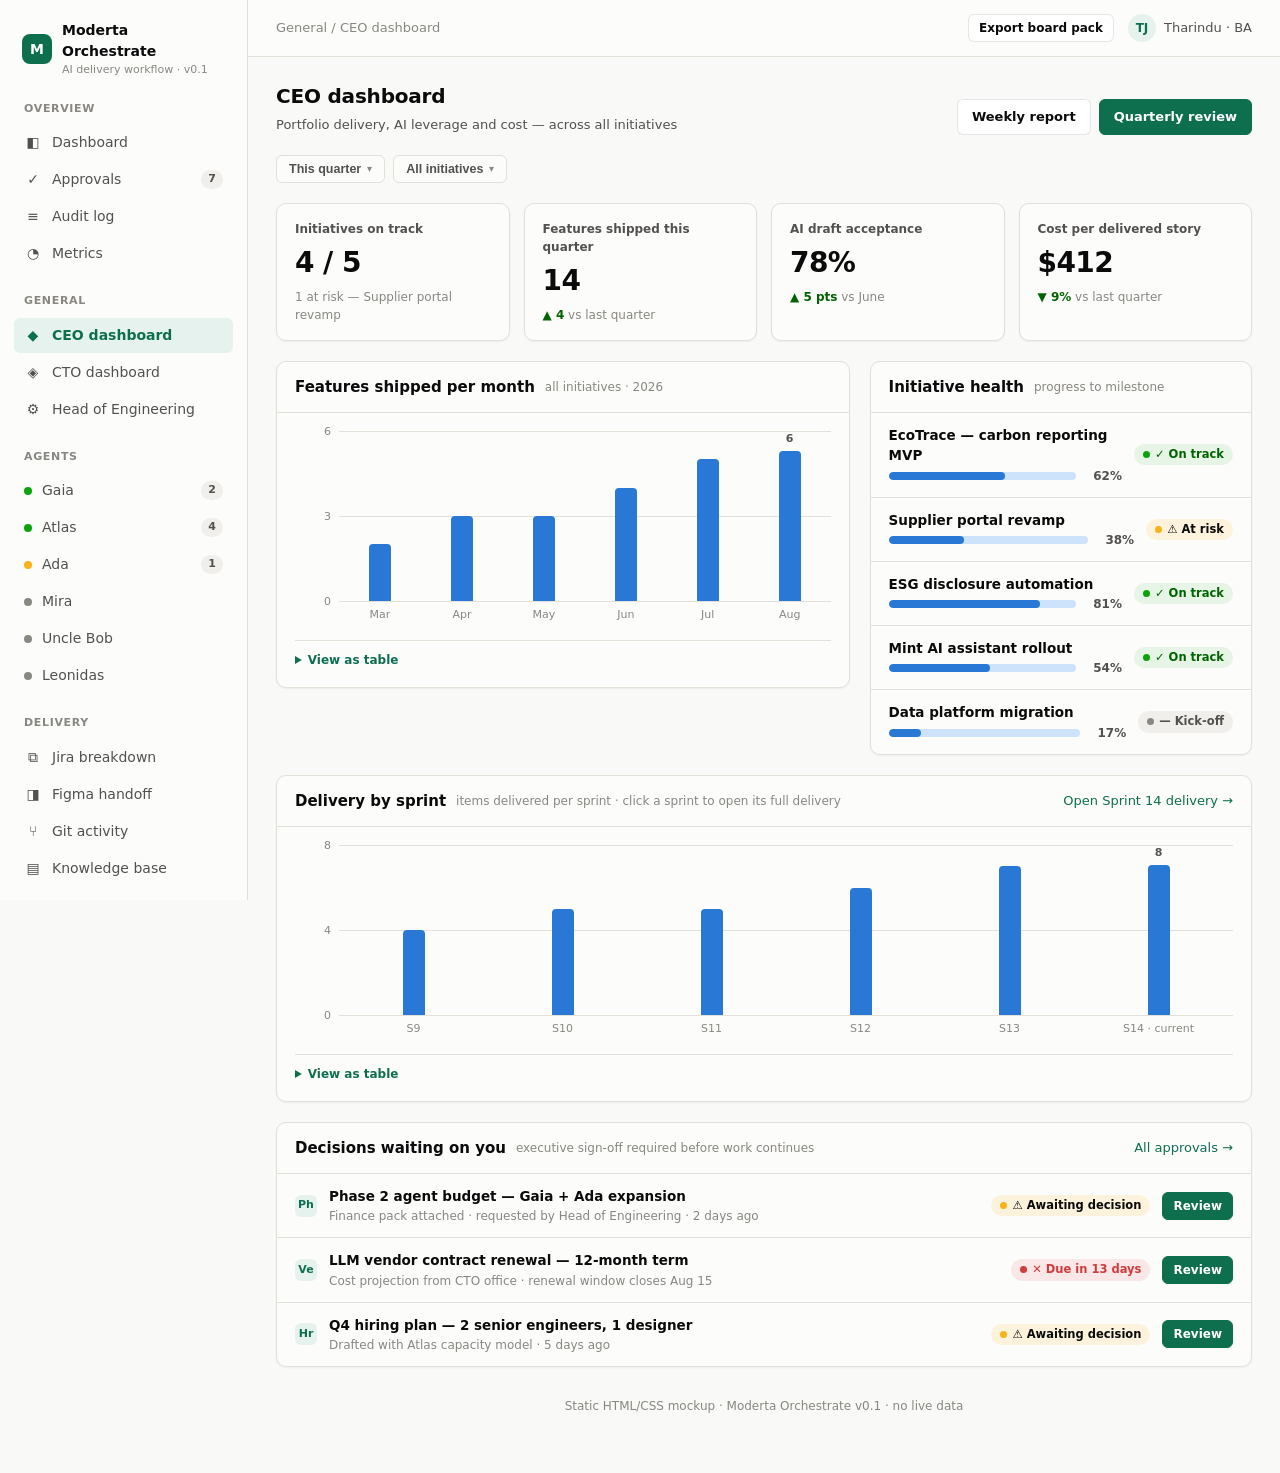
<file: ui-ux/dashboards/ceo-dashboard.html>
<!DOCTYPE html>
<html lang="en">
<head>
<meta charset="UTF-8">
<meta name="viewport" content="width=device-width, initial-scale=1.0">
<title>Moderta Orchestrate — CEO Dashboard</title>
<link rel="stylesheet" href="../styles.css">
<link rel="stylesheet" href="dashboards.css">
</head>
<body>
<div class="shell">

  <!-- ================= Sidebar ================= -->
  <aside class="sidebar">
    <div class="brand">
      <div class="brand-mark">M</div>
      <div>
        <div class="brand-name">Moderta Orchestrate</div>
        <div class="brand-sub">AI delivery workflow · v0.1</div>
      </div>
    </div>

    <nav class="nav-group" aria-label="Overview">
      <div class="nav-label">Overview</div>
      <a class="nav-item" href="../index.html">
        <span class="nav-icon">◧</span> Dashboard
      </a>
      <a class="nav-item" href="../review.html">
        <span class="nav-icon">✓</span> Approvals
        <span class="nav-count">7</span>
      </a>
      <a class="nav-item" href="../audit-log.html">
        <span class="nav-icon">≡</span> Audit log
      </a>
      <a class="nav-item" href="../metrics.html">
        <span class="nav-icon">◔</span> Metrics
      </a>
    </nav>

    <nav class="nav-group" aria-label="General">
      <div class="nav-label">General</div>
      <a class="nav-item active" href="ceo-dashboard.html">
        <span class="nav-icon">◆</span> CEO dashboard
      </a>
      <a class="nav-item" href="cto-dashboard.html">
        <span class="nav-icon">◈</span> CTO dashboard
      </a>
      <a class="nav-item" href="head-of-engineering-dashboard.html">
        <span class="nav-icon">⚙</span> Head of Engineering
      </a>
    </nav>

    <nav class="nav-group" aria-label="Agents">
      <div class="nav-label">Agents</div>
      <a class="nav-item" href="../Gaia/gaia.html">
        <span class="agent-dot" style="background: var(--status-good)"></span> Gaia
        <span class="nav-count">2</span>
      </a>
      <a class="nav-item" href="../Atlas/atlas.html">
        <span class="agent-dot" style="background: var(--status-good)"></span> Atlas
        <span class="nav-count">4</span>
      </a>
      <a class="nav-item" href="#ada">
        <span class="agent-dot" style="background: var(--status-warning)"></span> Ada
        <span class="nav-count">1</span>
      </a>
      <a class="nav-item" href="../Mira/mira.html">
        <span class="agent-dot" style="background: var(--ink-muted)"></span> Mira
      </a>
      <a class="nav-item" href="../UncleBob/unclebob.html">
        <span class="agent-dot" style="background: var(--ink-muted)"></span> Uncle Bob
      </a>
      <a class="nav-item" href="#leonidas">
        <span class="agent-dot" style="background: var(--ink-muted)"></span> Leonidas
      </a>
    </nav>

    <nav class="nav-group" aria-label="Delivery">
      <div class="nav-label">Delivery</div>
      <a class="nav-item" href="../jira-breakdown.html">
        <span class="nav-icon">⧉</span> Jira breakdown
      </a>
      <a class="nav-item" href="#figma">
        <span class="nav-icon">◨</span> Figma handoff
      </a>
      <a class="nav-item" href="#git">
        <span class="nav-icon">⑂</span> Git activity
      </a>
      <a class="nav-item" href="#docs">
        <span class="nav-icon">▤</span> Knowledge base
      </a>
    </nav>

    <div class="sidebar-foot">
      Human-in-the-loop by default.<br>
      AI proposes — people approve.
    </div>
  </aside>

  <!-- ================= Main ================= -->
  <div class="main">

    <header class="topbar">
      <span class="crumb">General / CEO dashboard</span>
      <div class="spacer"></div>
      <button class="btn small">Export board pack</button>
      <div class="user-chip">
        <div class="avatar">TJ</div>
        <span>Tharindu · BA</span>
      </div>
    </header>

    <main class="content">

      <div class="page-head">
        <div>
          <h1>CEO dashboard</h1>
          <p class="sub">Portfolio delivery, AI leverage and cost — across all initiatives</p>
        </div>
        <div class="actions">
          <button class="btn">Weekly report</button>
          <button class="btn primary">Quarterly review</button>
        </div>
      </div>

      <!-- One filter row above everything it scopes -->
      <div class="filters" aria-label="Dashboard filters">
        <button class="filter">This quarter <span class="caret">▾</span></button>
        <button class="filter">All initiatives <span class="caret">▾</span></button>
      </div>

      <!-- KPI row -->
      <section class="stat-row" aria-label="Key numbers">
        <div class="stat-tile">
          <span class="stat-label">Initiatives on track</span>
          <span class="stat-value">4 / 5</span>
          <span class="stat-note">1 at risk — Supplier portal revamp</span>
        </div>
        <div class="stat-tile">
          <span class="stat-label">Features shipped this quarter</span>
          <span class="stat-value">14</span>
          <span class="stat-note"><span class="up">▲ 4</span> vs last quarter</span>
        </div>
        <div class="stat-tile">
          <span class="stat-label">AI draft acceptance</span>
          <span class="stat-value">78%</span>
          <span class="stat-note"><span class="up">▲ 5 pts</span> vs June</span>
        </div>
        <div class="stat-tile">
          <span class="stat-label">Cost per delivered story</span>
          <span class="stat-value">$412</span>
          <span class="stat-note"><span class="up">▼ 9%</span> vs last quarter</span>
        </div>
      </section>

      <div class="cols-2">

        <!-- Features shipped per month -->
        <section class="card">
          <div class="card-head">
            <h2>Features shipped per month</h2>
            <span class="hint">all initiatives · 2026</span>
          </div>
          <div class="card-body">
            <div class="colchart">
              <div class="col-plot">
                <div class="gridline" style="top: 0"><span class="tick">6</span></div>
                <div class="gridline" style="top: 50%"><span class="tick">3</span></div>
                <div class="gridline" style="top: 100%"><span class="tick">0</span></div>
                <div class="col-bands">
                  <div class="band" tabindex="0" role="img" aria-label="March · 2 features" data-tip="March · 2 features">
                    <div class="col" style="height: 33.3%"></div>
                  </div>
                  <div class="band" tabindex="0" role="img" aria-label="April · 3 features" data-tip="April · 3 features">
                    <div class="col" style="height: 50%"></div>
                  </div>
                  <div class="band" tabindex="0" role="img" aria-label="May · 3 features" data-tip="May · 3 features">
                    <div class="col" style="height: 50%"></div>
                  </div>
                  <div class="band" tabindex="0" role="img" aria-label="June · 4 features" data-tip="June · 4 features">
                    <div class="col" style="height: 66.7%"></div>
                  </div>
                  <div class="band" tabindex="0" role="img" aria-label="July · 5 features" data-tip="July · 5 features">
                    <div class="col" style="height: 83.3%"></div>
                  </div>
                  <div class="band" tabindex="0" role="img" aria-label="August · 6 features" data-tip="August · 6 features">
                    <span class="val">6</span>
                    <div class="col" style="height: 100%"></div>
                  </div>
                </div>
              </div>
              <div class="col-x">
                <span>Mar</span><span>Apr</span><span>May</span><span>Jun</span><span>Jul</span><span>Aug</span>
              </div>
            </div>
            <details class="table-view">
              <summary>View as table</summary>
              <table class="data">
                <thead><tr><th>Month</th><th>Features shipped</th></tr></thead>
                <tbody>
                  <tr><td>March</td><td class="num">2</td></tr>
                  <tr><td>April</td><td class="num">3</td></tr>
                  <tr><td>May</td><td class="num">3</td></tr>
                  <tr><td>June</td><td class="num">4</td></tr>
                  <tr><td>July</td><td class="num">5</td></tr>
                  <tr><td>August</td><td class="num">6</td></tr>
                </tbody>
              </table>
            </details>
          </div>
        </section>

        <!-- Initiative health -->
        <section class="card">
          <div class="card-head">
            <h2>Initiative health</h2>
            <span class="hint">progress to milestone</span>
          </div>
          <div class="list">
            <div class="list-row">
              <div class="row-main">
                <div class="row-title">EcoTrace — carbon reporting MVP</div>
                <div class="row-meta meter-row">
                  <span class="meter"><span class="fill" style="width: 62%"></span></span>
                  <span class="pct">62%</span>
                </div>
              </div>
              <span class="pill good"><span class="dot"></span>✓ On track</span>
            </div>
            <div class="list-row">
              <div class="row-main">
                <div class="row-title">Supplier portal revamp</div>
                <div class="row-meta meter-row">
                  <span class="meter"><span class="fill" style="width: 38%"></span></span>
                  <span class="pct">38%</span>
                </div>
              </div>
              <span class="pill warning"><span class="dot"></span>⚠ At risk</span>
            </div>
            <div class="list-row">
              <div class="row-main">
                <div class="row-title">ESG disclosure automation</div>
                <div class="row-meta meter-row">
                  <span class="meter"><span class="fill" style="width: 81%"></span></span>
                  <span class="pct">81%</span>
                </div>
              </div>
              <span class="pill good"><span class="dot"></span>✓ On track</span>
            </div>
            <div class="list-row">
              <div class="row-main">
                <div class="row-title">Mint AI assistant rollout</div>
                <div class="row-meta meter-row">
                  <span class="meter"><span class="fill" style="width: 54%"></span></span>
                  <span class="pct">54%</span>
                </div>
              </div>
              <span class="pill good"><span class="dot"></span>✓ On track</span>
            </div>
            <div class="list-row">
              <div class="row-main">
                <div class="row-title">Data platform migration</div>
                <div class="row-meta meter-row">
                  <span class="meter"><span class="fill" style="width: 17%"></span></span>
                  <span class="pct">17%</span>
                </div>
              </div>
              <span class="pill neutral"><span class="dot"></span>— Kick-off</span>
            </div>
          </div>
        </section>

      </div>

      <!-- Sprint-based delivery -->
      <section class="card">
        <div class="card-head">
          <h2>Delivery by sprint</h2>
          <span class="hint">items delivered per sprint · click a sprint to open its full delivery</span>
          <a class="more" href="sprint-delivery.html">Open Sprint 14 delivery →</a>
        </div>
        <div class="card-body">
          <div class="colchart">
            <div class="col-plot">
              <div class="gridline" style="top: 0"><span class="tick">8</span></div>
              <div class="gridline" style="top: 50%"><span class="tick">4</span></div>
              <div class="gridline" style="top: 100%"><span class="tick">0</span></div>
              <div class="col-bands">
                <a class="band" href="sprint-delivery.html" aria-label="Sprint 9 — 4 items delivered. Open sprint delivery." data-tip="Sprint 9 · 4 items delivered&#10;Open sprint delivery →">
                  <div class="col" style="height: 50%"></div>
                </a>
                <a class="band" href="sprint-delivery.html" aria-label="Sprint 10 — 5 items delivered. Open sprint delivery." data-tip="Sprint 10 · 5 items delivered&#10;Open sprint delivery →">
                  <div class="col" style="height: 62.5%"></div>
                </a>
                <a class="band" href="sprint-delivery.html" aria-label="Sprint 11 — 5 items delivered. Open sprint delivery." data-tip="Sprint 11 · 5 items delivered&#10;Open sprint delivery →">
                  <div class="col" style="height: 62.5%"></div>
                </a>
                <a class="band" href="sprint-delivery.html" aria-label="Sprint 12 — 6 items delivered. Open sprint delivery." data-tip="Sprint 12 · 6 items delivered&#10;Open sprint delivery →">
                  <div class="col" style="height: 75%"></div>
                </a>
                <a class="band" href="sprint-delivery.html" aria-label="Sprint 13 — 7 items delivered. Open sprint delivery." data-tip="Sprint 13 · 7 items delivered&#10;Open sprint delivery →">
                  <div class="col" style="height: 87.5%"></div>
                </a>
                <a class="band" href="sprint-delivery.html" aria-label="Sprint 14 — 8 items delivered so far. Open sprint delivery." data-tip="Sprint 14 · 8 items so far&#10;Open sprint delivery →">
                  <span class="val">8</span>
                  <div class="col" style="height: 100%"></div>
                </a>
              </div>
            </div>
            <div class="col-x">
              <span>S9</span><span>S10</span><span>S11</span><span>S12</span><span>S13</span><span>S14 · current</span>
            </div>
          </div>
          <details class="table-view">
            <summary>View as table</summary>
            <table class="data">
              <thead><tr><th>Sprint</th><th>Items delivered</th><th>Delivery</th></tr></thead>
              <tbody>
                <tr><td>Sprint 9</td><td class="num">4</td><td><a href="sprint-delivery.html">Open →</a></td></tr>
                <tr><td>Sprint 10</td><td class="num">5</td><td><a href="sprint-delivery.html">Open →</a></td></tr>
                <tr><td>Sprint 11</td><td class="num">5</td><td><a href="sprint-delivery.html">Open →</a></td></tr>
                <tr><td>Sprint 12</td><td class="num">6</td><td><a href="sprint-delivery.html">Open →</a></td></tr>
                <tr><td>Sprint 13</td><td class="num">7</td><td><a href="sprint-delivery.html">Open →</a></td></tr>
                <tr><td>Sprint 14 · current</td><td class="num">8</td><td><a href="sprint-delivery.html">Open →</a></td></tr>
              </tbody>
            </table>
          </details>
        </div>
      </section>

      <!-- Decisions waiting -->
      <section class="card">
        <div class="card-head">
          <h2>Decisions waiting on you</h2>
          <span class="hint">executive sign-off required before work continues</span>
          <a class="more" href="../review.html">All approvals →</a>
        </div>
        <div class="list">
          <div class="list-row">
            <span class="agent-badge"><span class="glyph">Ph</span></span>
            <div class="row-main">
              <div class="row-title">Phase 2 agent budget — Gaia + Ada expansion</div>
              <div class="row-meta">Finance pack attached · requested by Head of Engineering · 2 days ago</div>
            </div>
            <span class="pill warning"><span class="dot"></span>⚠ Awaiting decision</span>
            <a class="btn small primary" href="../review.html">Review</a>
          </div>
          <div class="list-row">
            <span class="agent-badge"><span class="glyph">Ve</span></span>
            <div class="row-main">
              <div class="row-title">LLM vendor contract renewal — 12-month term</div>
              <div class="row-meta">Cost projection from CTO office · renewal window closes Aug 15</div>
            </div>
            <span class="pill critical"><span class="dot"></span>✕ Due in 13 days</span>
            <a class="btn small primary" href="../review.html">Review</a>
          </div>
          <div class="list-row">
            <span class="agent-badge"><span class="glyph">Hr</span></span>
            <div class="row-main">
              <div class="row-title">Q4 hiring plan — 2 senior engineers, 1 designer</div>
              <div class="row-meta">Drafted with Atlas capacity model · 5 days ago</div>
            </div>
            <span class="pill warning"><span class="dot"></span>⚠ Awaiting decision</span>
            <a class="btn small primary" href="../review.html">Review</a>
          </div>
        </div>
      </section>

      <p class="mock-note">Static HTML/CSS mockup · Moderta Orchestrate v0.1 · no live data</p>

    </main>
  </div>
</div>
</body>
</html>
</file>
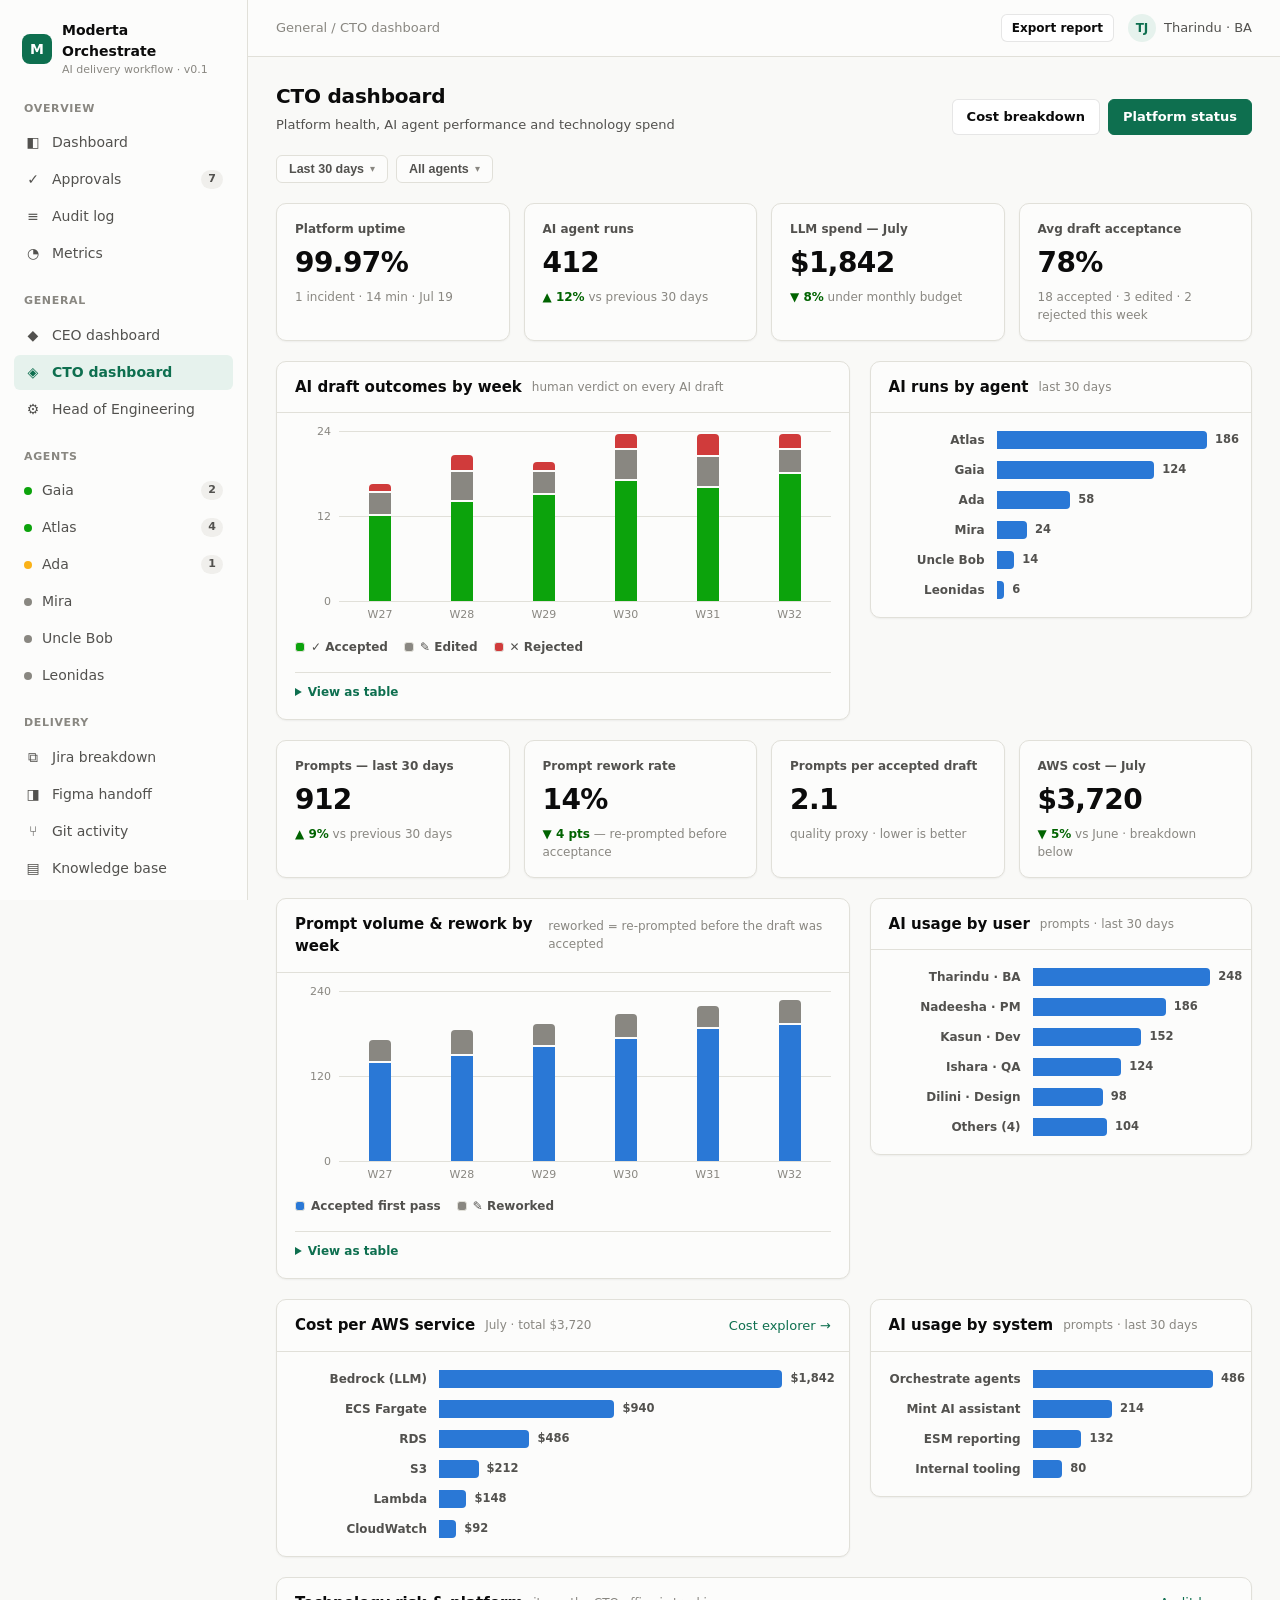
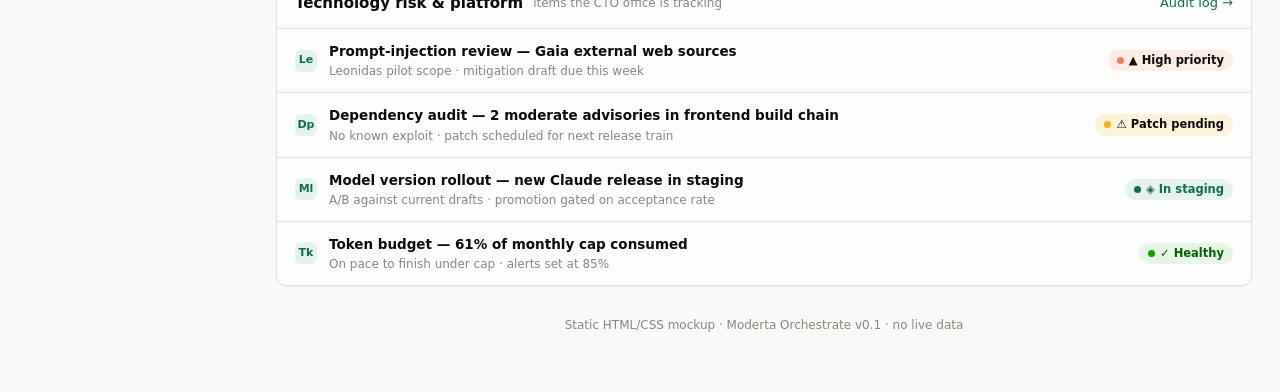
<file: ui-ux/dashboards/cto-dashboard.html>
<!DOCTYPE html>
<html lang="en">
<head>
<meta charset="UTF-8">
<meta name="viewport" content="width=device-width, initial-scale=1.0">
<title>Moderta Orchestrate — CTO Dashboard</title>
<link rel="stylesheet" href="../styles.css">
<link rel="stylesheet" href="dashboards.css">
</head>
<body>
<div class="shell">

  <!-- ================= Sidebar ================= -->
  <aside class="sidebar">
    <div class="brand">
      <div class="brand-mark">M</div>
      <div>
        <div class="brand-name">Moderta Orchestrate</div>
        <div class="brand-sub">AI delivery workflow · v0.1</div>
      </div>
    </div>

    <nav class="nav-group" aria-label="Overview">
      <div class="nav-label">Overview</div>
      <a class="nav-item" href="../index.html">
        <span class="nav-icon">◧</span> Dashboard
      </a>
      <a class="nav-item" href="../review.html">
        <span class="nav-icon">✓</span> Approvals
        <span class="nav-count">7</span>
      </a>
      <a class="nav-item" href="../audit-log.html">
        <span class="nav-icon">≡</span> Audit log
      </a>
      <a class="nav-item" href="../metrics.html">
        <span class="nav-icon">◔</span> Metrics
      </a>
    </nav>

    <nav class="nav-group" aria-label="General">
      <div class="nav-label">General</div>
      <a class="nav-item" href="ceo-dashboard.html">
        <span class="nav-icon">◆</span> CEO dashboard
      </a>
      <a class="nav-item active" href="cto-dashboard.html">
        <span class="nav-icon">◈</span> CTO dashboard
      </a>
      <a class="nav-item" href="head-of-engineering-dashboard.html">
        <span class="nav-icon">⚙</span> Head of Engineering
      </a>
    </nav>

    <nav class="nav-group" aria-label="Agents">
      <div class="nav-label">Agents</div>
      <a class="nav-item" href="../Gaia/gaia.html">
        <span class="agent-dot" style="background: var(--status-good)"></span> Gaia
        <span class="nav-count">2</span>
      </a>
      <a class="nav-item" href="../Atlas/atlas.html">
        <span class="agent-dot" style="background: var(--status-good)"></span> Atlas
        <span class="nav-count">4</span>
      </a>
      <a class="nav-item" href="#ada">
        <span class="agent-dot" style="background: var(--status-warning)"></span> Ada
        <span class="nav-count">1</span>
      </a>
      <a class="nav-item" href="../Mira/mira.html">
        <span class="agent-dot" style="background: var(--ink-muted)"></span> Mira
      </a>
      <a class="nav-item" href="../UncleBob/unclebob.html">
        <span class="agent-dot" style="background: var(--ink-muted)"></span> Uncle Bob
      </a>
      <a class="nav-item" href="#leonidas">
        <span class="agent-dot" style="background: var(--ink-muted)"></span> Leonidas
      </a>
    </nav>

    <nav class="nav-group" aria-label="Delivery">
      <div class="nav-label">Delivery</div>
      <a class="nav-item" href="../jira-breakdown.html">
        <span class="nav-icon">⧉</span> Jira breakdown
      </a>
      <a class="nav-item" href="#figma">
        <span class="nav-icon">◨</span> Figma handoff
      </a>
      <a class="nav-item" href="#git">
        <span class="nav-icon">⑂</span> Git activity
      </a>
      <a class="nav-item" href="#docs">
        <span class="nav-icon">▤</span> Knowledge base
      </a>
    </nav>

    <div class="sidebar-foot">
      Human-in-the-loop by default.<br>
      AI proposes — people approve.
    </div>
  </aside>

  <!-- ================= Main ================= -->
  <div class="main">

    <header class="topbar">
      <span class="crumb">General / CTO dashboard</span>
      <div class="spacer"></div>
      <button class="btn small">Export report</button>
      <div class="user-chip">
        <div class="avatar">TJ</div>
        <span>Tharindu · BA</span>
      </div>
    </header>

    <main class="content">

      <div class="page-head">
        <div>
          <h1>CTO dashboard</h1>
          <p class="sub">Platform health, AI agent performance and technology spend</p>
        </div>
        <div class="actions">
          <button class="btn">Cost breakdown</button>
          <button class="btn primary">Platform status</button>
        </div>
      </div>

      <!-- One filter row above everything it scopes -->
      <div class="filters" aria-label="Dashboard filters">
        <button class="filter">Last 30 days <span class="caret">▾</span></button>
        <button class="filter">All agents <span class="caret">▾</span></button>
      </div>

      <!-- KPI row -->
      <section class="stat-row" aria-label="Key numbers">
        <div class="stat-tile">
          <span class="stat-label">Platform uptime</span>
          <span class="stat-value">99.97%</span>
          <span class="stat-note">1 incident · 14 min · Jul 19</span>
        </div>
        <div class="stat-tile">
          <span class="stat-label">AI agent runs</span>
          <span class="stat-value">412</span>
          <span class="stat-note"><span class="up">▲ 12%</span> vs previous 30 days</span>
        </div>
        <div class="stat-tile">
          <span class="stat-label">LLM spend — July</span>
          <span class="stat-value">$1,842</span>
          <span class="stat-note"><span class="up">▼ 8%</span> under monthly budget</span>
        </div>
        <div class="stat-tile">
          <span class="stat-label">Avg draft acceptance</span>
          <span class="stat-value">78%</span>
          <span class="stat-note">18 accepted · 3 edited · 2 rejected this week</span>
        </div>
      </section>

      <div class="cols-2">

        <!-- Draft outcomes by week -->
        <section class="card">
          <div class="card-head">
            <h2>AI draft outcomes by week</h2>
            <span class="hint">human verdict on every AI draft</span>
          </div>
          <div class="card-body">
            <div class="colchart">
              <div class="col-plot">
                <div class="gridline" style="top: 0"><span class="tick">24</span></div>
                <div class="gridline" style="top: 50%"><span class="tick">12</span></div>
                <div class="gridline" style="top: 100%"><span class="tick">0</span></div>
                <div class="col-bands">
                  <div class="band" tabindex="0" role="img" aria-label="Week 27&#10;12 accepted · 3 edited · 1 rejected" data-tip="Week 27&#10;12 accepted · 3 edited · 1 rejected">
                    <div class="col stacked">
                      <div class="seg good" style="height: 50%"></div>
                      <div class="seg neutral" style="height: 12.5%"></div>
                      <div class="seg critical" style="height: 4.2%"></div>
                    </div>
                  </div>
                  <div class="band" tabindex="0" role="img" aria-label="Week 28&#10;14 accepted · 4 edited · 2 rejected" data-tip="Week 28&#10;14 accepted · 4 edited · 2 rejected">
                    <div class="col stacked">
                      <div class="seg good" style="height: 58.3%"></div>
                      <div class="seg neutral" style="height: 16.7%"></div>
                      <div class="seg critical" style="height: 8.3%"></div>
                    </div>
                  </div>
                  <div class="band" tabindex="0" role="img" aria-label="Week 29&#10;15 accepted · 3 edited · 1 rejected" data-tip="Week 29&#10;15 accepted · 3 edited · 1 rejected">
                    <div class="col stacked">
                      <div class="seg good" style="height: 62.5%"></div>
                      <div class="seg neutral" style="height: 12.5%"></div>
                      <div class="seg critical" style="height: 4.2%"></div>
                    </div>
                  </div>
                  <div class="band" tabindex="0" role="img" aria-label="Week 30&#10;17 accepted · 4 edited · 2 rejected" data-tip="Week 30&#10;17 accepted · 4 edited · 2 rejected">
                    <div class="col stacked">
                      <div class="seg good" style="height: 70.8%"></div>
                      <div class="seg neutral" style="height: 16.7%"></div>
                      <div class="seg critical" style="height: 8.3%"></div>
                    </div>
                  </div>
                  <div class="band" tabindex="0" role="img" aria-label="Week 31&#10;16 accepted · 4 edited · 3 rejected" data-tip="Week 31&#10;16 accepted · 4 edited · 3 rejected">
                    <div class="col stacked">
                      <div class="seg good" style="height: 66.7%"></div>
                      <div class="seg neutral" style="height: 16.7%"></div>
                      <div class="seg critical" style="height: 12.5%"></div>
                    </div>
                  </div>
                  <div class="band" tabindex="0" role="img" aria-label="Week 32&#10;18 accepted · 3 edited · 2 rejected" data-tip="Week 32&#10;18 accepted · 3 edited · 2 rejected">
                    <div class="col stacked">
                      <div class="seg good" style="height: 75%"></div>
                      <div class="seg neutral" style="height: 12.5%"></div>
                      <div class="seg critical" style="height: 8.3%"></div>
                    </div>
                  </div>
                </div>
              </div>
              <div class="col-x">
                <span>W27</span><span>W28</span><span>W29</span><span>W30</span><span>W31</span><span>W32</span>
              </div>
            </div>
            <div class="viz-legend" aria-label="Legend">
              <span class="key"><span class="swatch good"></span>✓ Accepted</span>
              <span class="key"><span class="swatch neutral"></span>✎ Edited</span>
              <span class="key"><span class="swatch critical"></span>✕ Rejected</span>
            </div>
            <details class="table-view">
              <summary>View as table</summary>
              <table class="data">
                <thead><tr><th>Week</th><th>Accepted</th><th>Edited</th><th>Rejected</th></tr></thead>
                <tbody>
                  <tr><td>W27</td><td class="num">12</td><td class="num">3</td><td class="num">1</td></tr>
                  <tr><td>W28</td><td class="num">14</td><td class="num">4</td><td class="num">2</td></tr>
                  <tr><td>W29</td><td class="num">15</td><td class="num">3</td><td class="num">1</td></tr>
                  <tr><td>W30</td><td class="num">17</td><td class="num">4</td><td class="num">2</td></tr>
                  <tr><td>W31</td><td class="num">16</td><td class="num">4</td><td class="num">3</td></tr>
                  <tr><td>W32</td><td class="num">18</td><td class="num">3</td><td class="num">2</td></tr>
                </tbody>
              </table>
            </details>
          </div>
        </section>

        <!-- AI runs by agent -->
        <section class="card">
          <div class="card-head">
            <h2>AI runs by agent</h2>
            <span class="hint">last 30 days</span>
          </div>
          <div class="card-body">
            <div class="hbars">
              <div class="hbar-row">
                <span class="hlabel">Atlas</span>
                <div class="hbar-track" tabindex="0" role="img" aria-label="Atlas · 186 runs" data-tip="Atlas · 186 runs">
                  <div class="hbar" style="width: 89%"></div>
                  <span class="val" style="left: calc(89% + 8px)">186</span>
                </div>
              </div>
              <div class="hbar-row">
                <span class="hlabel">Gaia</span>
                <div class="hbar-track" tabindex="0" role="img" aria-label="Gaia · 124 runs" data-tip="Gaia · 124 runs">
                  <div class="hbar" style="width: 66.7%"></div>
                  <span class="val" style="left: calc(66.7% + 8px)">124</span>
                </div>
              </div>
              <div class="hbar-row">
                <span class="hlabel">Ada</span>
                <div class="hbar-track" tabindex="0" role="img" aria-label="Ada · 58 runs" data-tip="Ada · 58 runs">
                  <div class="hbar" style="width: 31.2%"></div>
                  <span class="val" style="left: calc(31.2% + 8px)">58</span>
                </div>
              </div>
              <div class="hbar-row">
                <span class="hlabel">Mira</span>
                <div class="hbar-track" tabindex="0" role="img" aria-label="Mira · 24 runs" data-tip="Mira · 24 runs">
                  <div class="hbar" style="width: 12.9%"></div>
                  <span class="val" style="left: calc(12.9% + 8px)">24</span>
                </div>
              </div>
              <div class="hbar-row">
                <span class="hlabel">Uncle Bob</span>
                <div class="hbar-track" tabindex="0" role="img" aria-label="Uncle Bob · 14 runs" data-tip="Uncle Bob · 14 runs">
                  <div class="hbar" style="width: 7.5%"></div>
                  <span class="val" style="left: calc(7.5% + 8px)">14</span>
                </div>
              </div>
              <div class="hbar-row">
                <span class="hlabel">Leonidas</span>
                <div class="hbar-track" tabindex="0" role="img" aria-label="Leonidas · 6 runs" data-tip="Leonidas · 6 runs">
                  <div class="hbar" style="width: 3.2%"></div>
                  <span class="val" style="left: calc(3.2% + 8px)">6</span>
                </div>
              </div>
            </div>
          </div>
        </section>

      </div>

      <!-- Prompt metrics KPI row -->
      <section class="stat-row" aria-label="Prompt metrics">
        <div class="stat-tile">
          <span class="stat-label">Prompts — last 30 days</span>
          <span class="stat-value">912</span>
          <span class="stat-note"><span class="up">▲ 9%</span> vs previous 30 days</span>
        </div>
        <div class="stat-tile">
          <span class="stat-label">Prompt rework rate</span>
          <span class="stat-value">14%</span>
          <span class="stat-note"><span class="up">▼ 4 pts</span> — re-prompted before acceptance</span>
        </div>
        <div class="stat-tile">
          <span class="stat-label">Prompts per accepted draft</span>
          <span class="stat-value">2.1</span>
          <span class="stat-note">quality proxy · lower is better</span>
        </div>
        <div class="stat-tile">
          <span class="stat-label">AWS cost — July</span>
          <span class="stat-value">$3,720</span>
          <span class="stat-note"><span class="up">▼ 5%</span> vs June · breakdown below</span>
        </div>
      </section>

      <div class="cols-2">

        <!-- Prompt volume & rework -->
        <section class="card">
          <div class="card-head">
            <h2>Prompt volume &amp; rework by week</h2>
            <span class="hint">reworked = re-prompted before the draft was accepted</span>
          </div>
          <div class="card-body">
            <div class="colchart">
              <div class="col-plot">
                <div class="gridline" style="top: 0"><span class="tick">240</span></div>
                <div class="gridline" style="top: 50%"><span class="tick">120</span></div>
                <div class="gridline" style="top: 100%"><span class="tick">0</span></div>
                <div class="col-bands">
                  <div class="band" tabindex="0" role="img" aria-label="Week 27 — 168 prompts, 30 reworked, 18 percent rework" data-tip="Week 27 · 168 prompts&#10;30 reworked (18%)">
                    <div class="col stacked">
                      <div class="seg series" style="height: 57.5%"></div>
                      <div class="seg neutral" style="height: 12.5%"></div>
                    </div>
                  </div>
                  <div class="band" tabindex="0" role="img" aria-label="Week 28 — 182 prompts, 34 reworked, 19 percent rework" data-tip="Week 28 · 182 prompts&#10;34 reworked (19%)">
                    <div class="col stacked">
                      <div class="seg series" style="height: 61.7%"></div>
                      <div class="seg neutral" style="height: 14.2%"></div>
                    </div>
                  </div>
                  <div class="band" tabindex="0" role="img" aria-label="Week 29 — 190 prompts, 30 reworked, 16 percent rework" data-tip="Week 29 · 190 prompts&#10;30 reworked (16%)">
                    <div class="col stacked">
                      <div class="seg series" style="height: 66.7%"></div>
                      <div class="seg neutral" style="height: 12.5%"></div>
                    </div>
                  </div>
                  <div class="band" tabindex="0" role="img" aria-label="Week 30 — 204 prompts, 32 reworked, 16 percent rework" data-tip="Week 30 · 204 prompts&#10;32 reworked (16%)">
                    <div class="col stacked">
                      <div class="seg series" style="height: 71.7%"></div>
                      <div class="seg neutral" style="height: 13.3%"></div>
                    </div>
                  </div>
                  <div class="band" tabindex="0" role="img" aria-label="Week 31 — 216 prompts, 30 reworked, 14 percent rework" data-tip="Week 31 · 216 prompts&#10;30 reworked (14%)">
                    <div class="col stacked">
                      <div class="seg series" style="height: 77.5%"></div>
                      <div class="seg neutral" style="height: 12.5%"></div>
                    </div>
                  </div>
                  <div class="band" tabindex="0" role="img" aria-label="Week 32 — 224 prompts, 32 reworked, 14 percent rework" data-tip="Week 32 · 224 prompts&#10;32 reworked (14%)">
                    <div class="col stacked">
                      <div class="seg series" style="height: 80%"></div>
                      <div class="seg neutral" style="height: 13.3%"></div>
                    </div>
                  </div>
                </div>
              </div>
              <div class="col-x">
                <span>W27</span><span>W28</span><span>W29</span><span>W30</span><span>W31</span><span>W32</span>
              </div>
            </div>
            <div class="viz-legend" aria-label="Legend">
              <span class="key"><span class="swatch series"></span>Accepted first pass</span>
              <span class="key"><span class="swatch neutral"></span>✎ Reworked</span>
            </div>
            <details class="table-view">
              <summary>View as table</summary>
              <table class="data">
                <thead><tr><th>Week</th><th>Prompts</th><th>Reworked</th><th>Rework rate</th></tr></thead>
                <tbody>
                  <tr><td>W27</td><td class="num">168</td><td class="num">30</td><td class="num">18%</td></tr>
                  <tr><td>W28</td><td class="num">182</td><td class="num">34</td><td class="num">19%</td></tr>
                  <tr><td>W29</td><td class="num">190</td><td class="num">30</td><td class="num">16%</td></tr>
                  <tr><td>W30</td><td class="num">204</td><td class="num">32</td><td class="num">16%</td></tr>
                  <tr><td>W31</td><td class="num">216</td><td class="num">30</td><td class="num">14%</td></tr>
                  <tr><td>W32</td><td class="num">224</td><td class="num">32</td><td class="num">14%</td></tr>
                </tbody>
              </table>
            </details>
          </div>
        </section>

        <!-- AI usage by user -->
        <section class="card">
          <div class="card-head">
            <h2>AI usage by user</h2>
            <span class="hint">prompts · last 30 days</span>
          </div>
          <div class="card-body">
            <div class="hbars wide-labels">
              <div class="hbar-row">
                <span class="hlabel">Tharindu · BA</span>
                <div class="hbar-track" tabindex="0" role="img" aria-label="Tharindu, BA — 248 prompts" data-tip="Tharindu · 248 prompts">
                  <div class="hbar" style="width: 88.6%"></div>
                  <span class="val" style="left: calc(88.6% + 8px)">248</span>
                </div>
              </div>
              <div class="hbar-row">
                <span class="hlabel">Nadeesha · PM</span>
                <div class="hbar-track" tabindex="0" role="img" aria-label="Nadeesha, PM — 186 prompts" data-tip="Nadeesha · 186 prompts">
                  <div class="hbar" style="width: 66.4%"></div>
                  <span class="val" style="left: calc(66.4% + 8px)">186</span>
                </div>
              </div>
              <div class="hbar-row">
                <span class="hlabel">Kasun · Dev</span>
                <div class="hbar-track" tabindex="0" role="img" aria-label="Kasun, developer — 152 prompts" data-tip="Kasun · 152 prompts">
                  <div class="hbar" style="width: 54.3%"></div>
                  <span class="val" style="left: calc(54.3% + 8px)">152</span>
                </div>
              </div>
              <div class="hbar-row">
                <span class="hlabel">Ishara · QA</span>
                <div class="hbar-track" tabindex="0" role="img" aria-label="Ishara, QA — 124 prompts" data-tip="Ishara · 124 prompts">
                  <div class="hbar" style="width: 44.3%"></div>
                  <span class="val" style="left: calc(44.3% + 8px)">124</span>
                </div>
              </div>
              <div class="hbar-row">
                <span class="hlabel">Dilini · Design</span>
                <div class="hbar-track" tabindex="0" role="img" aria-label="Dilini, design — 98 prompts" data-tip="Dilini · 98 prompts">
                  <div class="hbar" style="width: 35%"></div>
                  <span class="val" style="left: calc(35% + 8px)">98</span>
                </div>
              </div>
              <div class="hbar-row">
                <span class="hlabel">Others (4)</span>
                <div class="hbar-track" tabindex="0" role="img" aria-label="Four other users — 104 prompts" data-tip="4 other users · 104 prompts">
                  <div class="hbar" style="width: 37.1%"></div>
                  <span class="val" style="left: calc(37.1% + 8px)">104</span>
                </div>
              </div>
            </div>
          </div>
        </section>

      </div>

      <div class="cols-2">

        <!-- Cost per AWS service -->
        <section class="card">
          <div class="card-head">
            <h2>Cost per AWS service</h2>
            <span class="hint">July · total $3,720</span>
            <a class="more" href="#cost">Cost explorer →</a>
          </div>
          <div class="card-body">
            <div class="hbars wide-labels">
              <div class="hbar-row">
                <span class="hlabel">Bedrock (LLM)</span>
                <div class="hbar-track" tabindex="0" role="img" aria-label="Bedrock, LLM — 1,842 dollars" data-tip="Bedrock (LLM) · $1,842">
                  <div class="hbar" style="width: 87.7%"></div>
                  <span class="val" style="left: calc(87.7% + 8px)">$1,842</span>
                </div>
              </div>
              <div class="hbar-row">
                <span class="hlabel">ECS Fargate</span>
                <div class="hbar-track" tabindex="0" role="img" aria-label="ECS Fargate — 940 dollars" data-tip="ECS Fargate · $940">
                  <div class="hbar" style="width: 44.8%"></div>
                  <span class="val" style="left: calc(44.8% + 8px)">$940</span>
                </div>
              </div>
              <div class="hbar-row">
                <span class="hlabel">RDS</span>
                <div class="hbar-track" tabindex="0" role="img" aria-label="RDS — 486 dollars" data-tip="RDS · $486">
                  <div class="hbar" style="width: 23.1%"></div>
                  <span class="val" style="left: calc(23.1% + 8px)">$486</span>
                </div>
              </div>
              <div class="hbar-row">
                <span class="hlabel">S3</span>
                <div class="hbar-track" tabindex="0" role="img" aria-label="S3 — 212 dollars" data-tip="S3 · $212">
                  <div class="hbar" style="width: 10.1%"></div>
                  <span class="val" style="left: calc(10.1% + 8px)">$212</span>
                </div>
              </div>
              <div class="hbar-row">
                <span class="hlabel">Lambda</span>
                <div class="hbar-track" tabindex="0" role="img" aria-label="Lambda — 148 dollars" data-tip="Lambda · $148">
                  <div class="hbar" style="width: 7%"></div>
                  <span class="val" style="left: calc(7% + 8px)">$148</span>
                </div>
              </div>
              <div class="hbar-row">
                <span class="hlabel">CloudWatch</span>
                <div class="hbar-track" tabindex="0" role="img" aria-label="CloudWatch — 92 dollars" data-tip="CloudWatch · $92">
                  <div class="hbar" style="width: 4.4%"></div>
                  <span class="val" style="left: calc(4.4% + 8px)">$92</span>
                </div>
              </div>
            </div>
          </div>
        </section>

        <!-- AI usage by system -->
        <section class="card">
          <div class="card-head">
            <h2>AI usage by system</h2>
            <span class="hint">prompts · last 30 days</span>
          </div>
          <div class="card-body">
            <div class="hbars wide-labels">
              <div class="hbar-row">
                <span class="hlabel">Orchestrate agents</span>
                <div class="hbar-track" tabindex="0" role="img" aria-label="Orchestrate agents — 486 prompts" data-tip="Orchestrate agents · 486 prompts">
                  <div class="hbar" style="width: 90%"></div>
                  <span class="val" style="left: calc(90% + 8px)">486</span>
                </div>
              </div>
              <div class="hbar-row">
                <span class="hlabel">Mint AI assistant</span>
                <div class="hbar-track" tabindex="0" role="img" aria-label="Mint AI assistant — 214 prompts" data-tip="Mint AI assistant · 214 prompts">
                  <div class="hbar" style="width: 39.6%"></div>
                  <span class="val" style="left: calc(39.6% + 8px)">214</span>
                </div>
              </div>
              <div class="hbar-row">
                <span class="hlabel">ESM reporting</span>
                <div class="hbar-track" tabindex="0" role="img" aria-label="ESM reporting — 132 prompts" data-tip="ESM reporting · 132 prompts">
                  <div class="hbar" style="width: 24.4%"></div>
                  <span class="val" style="left: calc(24.4% + 8px)">132</span>
                </div>
              </div>
              <div class="hbar-row">
                <span class="hlabel">Internal tooling</span>
                <div class="hbar-track" tabindex="0" role="img" aria-label="Internal tooling — 80 prompts" data-tip="Internal tooling · 80 prompts">
                  <div class="hbar" style="width: 14.8%"></div>
                  <span class="val" style="left: calc(14.8% + 8px)">80</span>
                </div>
              </div>
            </div>
          </div>
        </section>

      </div>

      <!-- Tech risk & platform -->
      <section class="card">
        <div class="card-head">
          <h2>Technology risk &amp; platform</h2>
          <span class="hint">items the CTO office is tracking</span>
          <a class="more" href="../audit-log.html">Audit log →</a>
        </div>
        <div class="list">
          <div class="list-row">
            <span class="agent-badge"><span class="glyph">Le</span></span>
            <div class="row-main">
              <div class="row-title">Prompt-injection review — Gaia external web sources</div>
              <div class="row-meta">Leonidas pilot scope · mitigation draft due this week</div>
            </div>
            <span class="pill serious"><span class="dot"></span>▲ High priority</span>
          </div>
          <div class="list-row">
            <span class="agent-badge"><span class="glyph">Dp</span></span>
            <div class="row-main">
              <div class="row-title">Dependency audit — 2 moderate advisories in frontend build chain</div>
              <div class="row-meta">No known exploit · patch scheduled for next release train</div>
            </div>
            <span class="pill warning"><span class="dot"></span>⚠ Patch pending</span>
          </div>
          <div class="list-row">
            <span class="agent-badge"><span class="glyph">Ml</span></span>
            <div class="row-main">
              <div class="row-title">Model version rollout — new Claude release in staging</div>
              <div class="row-meta">A/B against current drafts · promotion gated on acceptance rate</div>
            </div>
            <span class="pill accent"><span class="dot"></span>◈ In staging</span>
          </div>
          <div class="list-row">
            <span class="agent-badge"><span class="glyph">Tk</span></span>
            <div class="row-main">
              <div class="row-title">Token budget — 61% of monthly cap consumed</div>
              <div class="row-meta">On pace to finish under cap · alerts set at 85%</div>
            </div>
            <span class="pill good"><span class="dot"></span>✓ Healthy</span>
          </div>
        </div>
      </section>

      <p class="mock-note">Static HTML/CSS mockup · Moderta Orchestrate v0.1 · no live data</p>

    </main>
  </div>
</div>
</body>
</html>
</file>
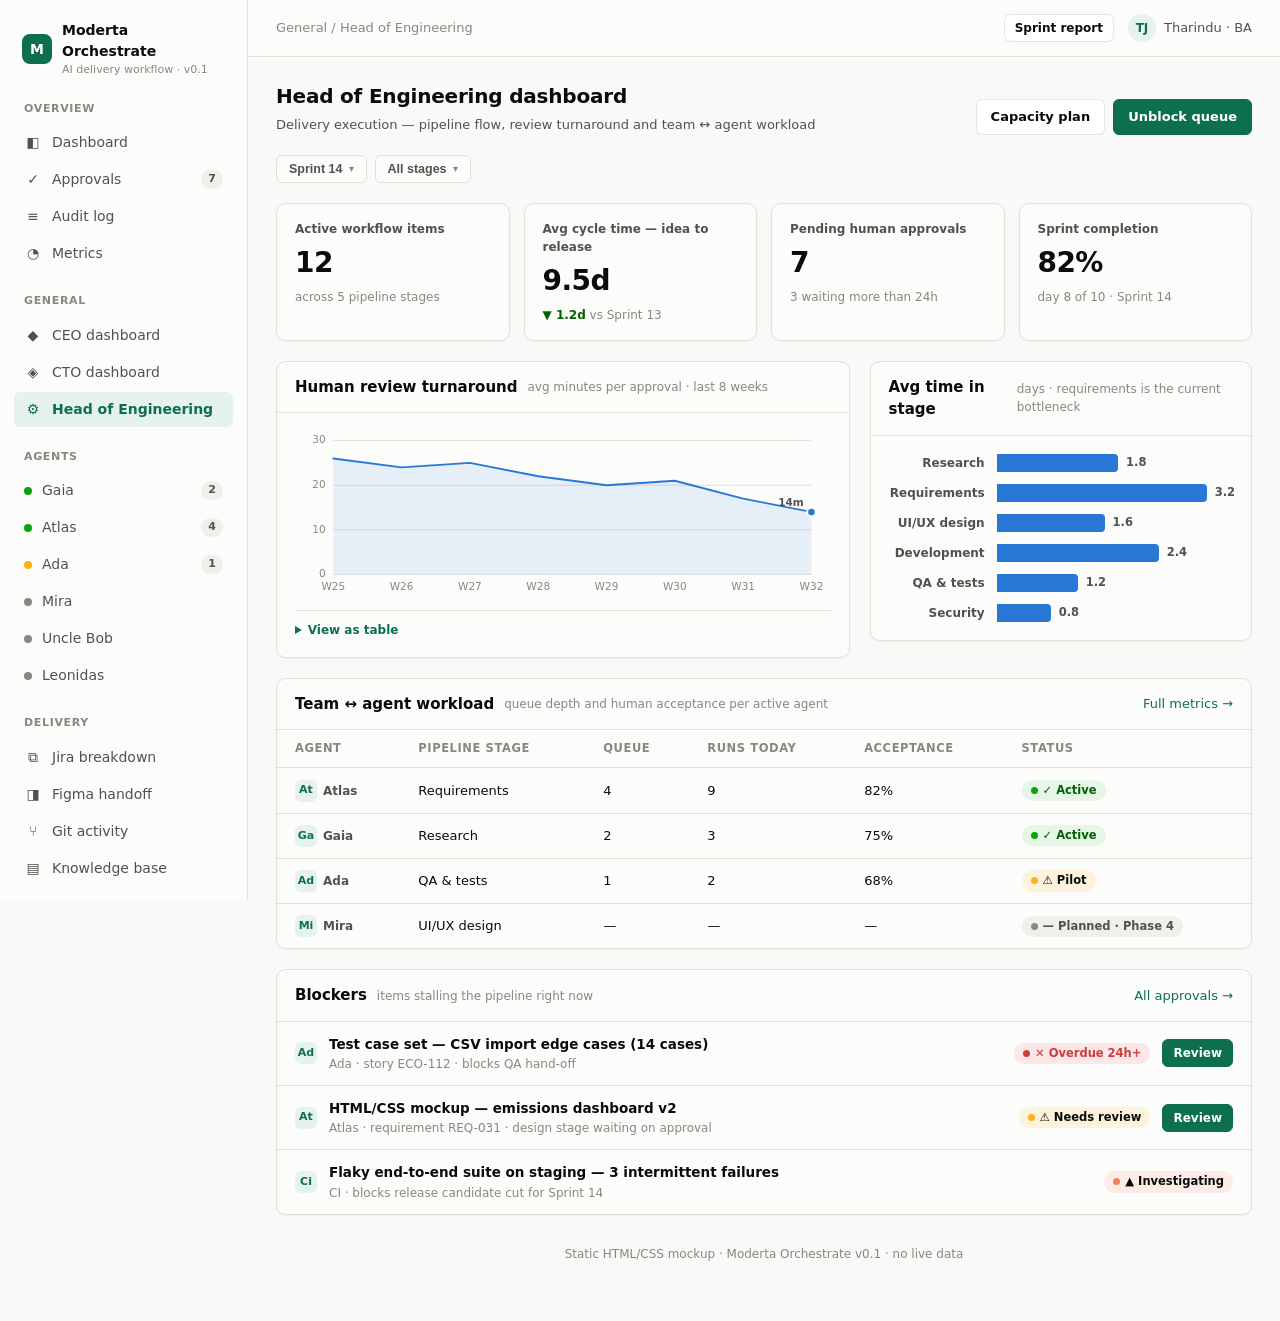
<file: ui-ux/dashboards/head-of-engineering-dashboard.html>
<!DOCTYPE html>
<html lang="en">
<head>
<meta charset="UTF-8">
<meta name="viewport" content="width=device-width, initial-scale=1.0">
<title>Moderta Orchestrate — Head of Engineering Dashboard</title>
<link rel="stylesheet" href="../styles.css">
<link rel="stylesheet" href="dashboards.css">
</head>
<body>
<div class="shell">

  <!-- ================= Sidebar ================= -->
  <aside class="sidebar">
    <div class="brand">
      <div class="brand-mark">M</div>
      <div>
        <div class="brand-name">Moderta Orchestrate</div>
        <div class="brand-sub">AI delivery workflow · v0.1</div>
      </div>
    </div>

    <nav class="nav-group" aria-label="Overview">
      <div class="nav-label">Overview</div>
      <a class="nav-item" href="../index.html">
        <span class="nav-icon">◧</span> Dashboard
      </a>
      <a class="nav-item" href="../review.html">
        <span class="nav-icon">✓</span> Approvals
        <span class="nav-count">7</span>
      </a>
      <a class="nav-item" href="../audit-log.html">
        <span class="nav-icon">≡</span> Audit log
      </a>
      <a class="nav-item" href="../metrics.html">
        <span class="nav-icon">◔</span> Metrics
      </a>
    </nav>

    <nav class="nav-group" aria-label="General">
      <div class="nav-label">General</div>
      <a class="nav-item" href="ceo-dashboard.html">
        <span class="nav-icon">◆</span> CEO dashboard
      </a>
      <a class="nav-item" href="cto-dashboard.html">
        <span class="nav-icon">◈</span> CTO dashboard
      </a>
      <a class="nav-item active" href="head-of-engineering-dashboard.html">
        <span class="nav-icon">⚙</span> Head of Engineering
      </a>
    </nav>

    <nav class="nav-group" aria-label="Agents">
      <div class="nav-label">Agents</div>
      <a class="nav-item" href="../Gaia/gaia.html">
        <span class="agent-dot" style="background: var(--status-good)"></span> Gaia
        <span class="nav-count">2</span>
      </a>
      <a class="nav-item" href="../Atlas/atlas.html">
        <span class="agent-dot" style="background: var(--status-good)"></span> Atlas
        <span class="nav-count">4</span>
      </a>
      <a class="nav-item" href="#ada">
        <span class="agent-dot" style="background: var(--status-warning)"></span> Ada
        <span class="nav-count">1</span>
      </a>
      <a class="nav-item" href="../Mira/mira.html">
        <span class="agent-dot" style="background: var(--ink-muted)"></span> Mira
      </a>
      <a class="nav-item" href="../UncleBob/unclebob.html">
        <span class="agent-dot" style="background: var(--ink-muted)"></span> Uncle Bob
      </a>
      <a class="nav-item" href="#leonidas">
        <span class="agent-dot" style="background: var(--ink-muted)"></span> Leonidas
      </a>
    </nav>

    <nav class="nav-group" aria-label="Delivery">
      <div class="nav-label">Delivery</div>
      <a class="nav-item" href="../jira-breakdown.html">
        <span class="nav-icon">⧉</span> Jira breakdown
      </a>
      <a class="nav-item" href="#figma">
        <span class="nav-icon">◨</span> Figma handoff
      </a>
      <a class="nav-item" href="#git">
        <span class="nav-icon">⑂</span> Git activity
      </a>
      <a class="nav-item" href="#docs">
        <span class="nav-icon">▤</span> Knowledge base
      </a>
    </nav>

    <div class="sidebar-foot">
      Human-in-the-loop by default.<br>
      AI proposes — people approve.
    </div>
  </aside>

  <!-- ================= Main ================= -->
  <div class="main">

    <header class="topbar">
      <span class="crumb">General / Head of Engineering</span>
      <div class="spacer"></div>
      <button class="btn small">Sprint report</button>
      <div class="user-chip">
        <div class="avatar">TJ</div>
        <span>Tharindu · BA</span>
      </div>
    </header>

    <main class="content">

      <div class="page-head">
        <div>
          <h1>Head of Engineering dashboard</h1>
          <p class="sub">Delivery execution — pipeline flow, review turnaround and team ↔ agent workload</p>
        </div>
        <div class="actions">
          <button class="btn">Capacity plan</button>
          <button class="btn primary">Unblock queue</button>
        </div>
      </div>

      <!-- One filter row above everything it scopes -->
      <div class="filters" aria-label="Dashboard filters">
        <button class="filter">Sprint 14 <span class="caret">▾</span></button>
        <button class="filter">All stages <span class="caret">▾</span></button>
      </div>

      <!-- KPI row -->
      <section class="stat-row" aria-label="Key numbers">
        <div class="stat-tile">
          <span class="stat-label">Active workflow items</span>
          <span class="stat-value">12</span>
          <span class="stat-note">across 5 pipeline stages</span>
        </div>
        <div class="stat-tile">
          <span class="stat-label">Avg cycle time — idea to release</span>
          <span class="stat-value">9.5d</span>
          <span class="stat-note"><span class="up">▼ 1.2d</span> vs Sprint 13</span>
        </div>
        <div class="stat-tile">
          <span class="stat-label">Pending human approvals</span>
          <span class="stat-value">7</span>
          <span class="stat-note">3 waiting more than 24h</span>
        </div>
        <div class="stat-tile">
          <span class="stat-label">Sprint completion</span>
          <span class="stat-value">82%</span>
          <span class="stat-note">day 8 of 10 · Sprint 14</span>
        </div>
      </section>

      <div class="cols-2">

        <!-- Review turnaround trend -->
        <section class="card">
          <div class="card-head">
            <h2>Human review turnaround</h2>
            <span class="hint">avg minutes per approval · last 8 weeks</span>
          </div>
          <div class="card-body">
            <div class="line-plot">
              <svg viewBox="0 0 560 170" role="img" aria-label="Line chart: average review turnaround fell from 26 minutes in week 25 to 14 minutes in week 32">
                <line class="grid" x1="40" y1="10"    x2="540" y2="10"/>
                <line class="grid" x1="40" y1="56.7"  x2="540" y2="56.7"/>
                <line class="grid" x1="40" y1="103.3" x2="540" y2="103.3"/>
                <line class="grid" x1="40" y1="150"   x2="540" y2="150"/>
                <text class="tick-t" x="32" y="13"    text-anchor="end">30</text>
                <text class="tick-t" x="32" y="59.7"  text-anchor="end">20</text>
                <text class="tick-t" x="32" y="106.3" text-anchor="end">10</text>
                <text class="tick-t" x="32" y="153"   text-anchor="end">0</text>
                <path class="area" d="M40,150 L40,28.7 L111.4,38 L182.9,33.3 L254.3,47.3 L325.7,56.7 L397.1,52 L468.6,70.7 L540,84.7 L540,150 Z"/>
                <polyline class="line" points="40,28.7 111.4,38 182.9,33.3 254.3,47.3 325.7,56.7 397.1,52 468.6,70.7 540,84.7"/>
                <circle class="dot" cx="540" cy="84.7" r="4.5"/>
                <text class="label-t" x="532" y="78" text-anchor="end">14m</text>
                <text class="tick-t" x="40"    y="166" text-anchor="middle">W25</text>
                <text class="tick-t" x="111.4" y="166" text-anchor="middle">W26</text>
                <text class="tick-t" x="182.9" y="166" text-anchor="middle">W27</text>
                <text class="tick-t" x="254.3" y="166" text-anchor="middle">W28</text>
                <text class="tick-t" x="325.7" y="166" text-anchor="middle">W29</text>
                <text class="tick-t" x="397.1" y="166" text-anchor="middle">W30</text>
                <text class="tick-t" x="468.6" y="166" text-anchor="middle">W31</text>
                <text class="tick-t" x="540"   y="166" text-anchor="middle">W32</text>
              </svg>
              <div class="line-hits">
                <span style="left: 7.1%"  tabindex="0" role="img" aria-label="Week 25 · 26 min avg" data-tip="Week 25 · 26 min avg"></span>
                <span style="left: 19.9%" tabindex="0" role="img" aria-label="Week 26 · 24 min avg" data-tip="Week 26 · 24 min avg"></span>
                <span style="left: 32.7%" tabindex="0" role="img" aria-label="Week 27 · 25 min avg" data-tip="Week 27 · 25 min avg"></span>
                <span style="left: 45.4%" tabindex="0" role="img" aria-label="Week 28 · 22 min avg" data-tip="Week 28 · 22 min avg"></span>
                <span style="left: 58.2%" tabindex="0" role="img" aria-label="Week 29 · 20 min avg" data-tip="Week 29 · 20 min avg"></span>
                <span style="left: 70.9%" tabindex="0" role="img" aria-label="Week 30 · 21 min avg" data-tip="Week 30 · 21 min avg"></span>
                <span style="left: 83.7%" tabindex="0" role="img" aria-label="Week 31 · 17 min avg" data-tip="Week 31 · 17 min avg"></span>
                <span style="left: 96.4%" tabindex="0" role="img" aria-label="Week 32 · 14 min avg" data-tip="Week 32 · 14 min avg"></span>
              </div>
            </div>
            <details class="table-view">
              <summary>View as table</summary>
              <table class="data">
                <thead><tr><th>Week</th><th>Avg review time (min)</th></tr></thead>
                <tbody>
                  <tr><td>W25</td><td class="num">26</td></tr>
                  <tr><td>W26</td><td class="num">24</td></tr>
                  <tr><td>W27</td><td class="num">25</td></tr>
                  <tr><td>W28</td><td class="num">22</td></tr>
                  <tr><td>W29</td><td class="num">20</td></tr>
                  <tr><td>W30</td><td class="num">21</td></tr>
                  <tr><td>W31</td><td class="num">17</td></tr>
                  <tr><td>W32</td><td class="num">14</td></tr>
                </tbody>
              </table>
            </details>
          </div>
        </section>

        <!-- Time in stage -->
        <section class="card">
          <div class="card-head">
            <h2>Avg time in stage</h2>
            <span class="hint">days · requirements is the current bottleneck</span>
          </div>
          <div class="card-body">
            <div class="hbars">
              <div class="hbar-row">
                <span class="hlabel">Research</span>
                <div class="hbar-track" tabindex="0" role="img" aria-label="Research · 1.8 days avg" data-tip="Research · 1.8 days avg">
                  <div class="hbar" style="width: 51.4%"></div>
                  <span class="val" style="left: calc(51.4% + 8px)">1.8</span>
                </div>
              </div>
              <div class="hbar-row">
                <span class="hlabel">Requirements</span>
                <div class="hbar-track" tabindex="0" role="img" aria-label="Requirements · 3.2 days avg" data-tip="Requirements · 3.2 days avg">
                  <div class="hbar" style="width: 88.9%"></div>
                  <span class="val" style="left: calc(88.9% + 8px)">3.2</span>
                </div>
              </div>
              <div class="hbar-row">
                <span class="hlabel">UI/UX design</span>
                <div class="hbar-track" tabindex="0" role="img" aria-label="UI/UX design · 1.6 days avg" data-tip="UI/UX design · 1.6 days avg">
                  <div class="hbar" style="width: 45.7%"></div>
                  <span class="val" style="left: calc(45.7% + 8px)">1.6</span>
                </div>
              </div>
              <div class="hbar-row">
                <span class="hlabel">Development</span>
                <div class="hbar-track" tabindex="0" role="img" aria-label="Development · 2.4 days avg" data-tip="Development · 2.4 days avg">
                  <div class="hbar" style="width: 68.6%"></div>
                  <span class="val" style="left: calc(68.6% + 8px)">2.4</span>
                </div>
              </div>
              <div class="hbar-row">
                <span class="hlabel">QA &amp; tests</span>
                <div class="hbar-track" tabindex="0" role="img" aria-label="QA and tests · 1.2 days avg" data-tip="QA &amp; tests · 1.2 days avg">
                  <div class="hbar" style="width: 34.3%"></div>
                  <span class="val" style="left: calc(34.3% + 8px)">1.2</span>
                </div>
              </div>
              <div class="hbar-row">
                <span class="hlabel">Security</span>
                <div class="hbar-track" tabindex="0" role="img" aria-label="Security · 0.8 days avg" data-tip="Security · 0.8 days avg">
                  <div class="hbar" style="width: 22.9%"></div>
                  <span class="val" style="left: calc(22.9% + 8px)">0.8</span>
                </div>
              </div>
            </div>
          </div>
        </section>

      </div>

      <!-- Team ↔ agent workload -->
      <section class="card">
        <div class="card-head">
          <h2>Team ↔ agent workload</h2>
          <span class="hint">queue depth and human acceptance per active agent</span>
          <a class="more" href="../metrics.html">Full metrics →</a>
        </div>
        <table class="data">
          <thead>
            <tr>
              <th>Agent</th>
              <th>Pipeline stage</th>
              <th>Queue</th>
              <th>Runs today</th>
              <th>Acceptance</th>
              <th>Status</th>
            </tr>
          </thead>
          <tbody>
            <tr>
              <td><span class="agent-badge"><span class="glyph">At</span> Atlas</span></td>
              <td>Requirements</td>
              <td class="num">4</td>
              <td class="num">9</td>
              <td class="num">82%</td>
              <td><span class="pill good"><span class="dot"></span>✓ Active</span></td>
            </tr>
            <tr>
              <td><span class="agent-badge"><span class="glyph">Ga</span> Gaia</span></td>
              <td>Research</td>
              <td class="num">2</td>
              <td class="num">3</td>
              <td class="num">75%</td>
              <td><span class="pill good"><span class="dot"></span>✓ Active</span></td>
            </tr>
            <tr>
              <td><span class="agent-badge"><span class="glyph">Ad</span> Ada</span></td>
              <td>QA &amp; tests</td>
              <td class="num">1</td>
              <td class="num">2</td>
              <td class="num">68%</td>
              <td><span class="pill warning"><span class="dot"></span>⚠ Pilot</span></td>
            </tr>
            <tr>
              <td><span class="agent-badge"><span class="glyph">Mi</span> Mira</span></td>
              <td>UI/UX design</td>
              <td class="num">—</td>
              <td class="num">—</td>
              <td class="num">—</td>
              <td><span class="pill neutral"><span class="dot"></span>— Planned · Phase 4</span></td>
            </tr>
          </tbody>
        </table>
      </section>

      <!-- Blockers -->
      <section class="card">
        <div class="card-head">
          <h2>Blockers</h2>
          <span class="hint">items stalling the pipeline right now</span>
          <a class="more" href="../review.html">All approvals →</a>
        </div>
        <div class="list">
          <div class="list-row">
            <span class="agent-badge"><span class="glyph">Ad</span></span>
            <div class="row-main">
              <div class="row-title">Test case set — CSV import edge cases (14 cases)</div>
              <div class="row-meta">Ada · story ECO-112 · blocks QA hand-off</div>
            </div>
            <span class="pill critical"><span class="dot"></span>✕ Overdue 24h+</span>
            <a class="btn small primary" href="../review.html">Review</a>
          </div>
          <div class="list-row">
            <span class="agent-badge"><span class="glyph">At</span></span>
            <div class="row-main">
              <div class="row-title">HTML/CSS mockup — emissions dashboard v2</div>
              <div class="row-meta">Atlas · requirement REQ-031 · design stage waiting on approval</div>
            </div>
            <span class="pill warning"><span class="dot"></span>⚠ Needs review</span>
            <a class="btn small primary" href="../review.html">Review</a>
          </div>
          <div class="list-row">
            <span class="agent-badge"><span class="glyph">Ci</span></span>
            <div class="row-main">
              <div class="row-title">Flaky end-to-end suite on staging — 3 intermittent failures</div>
              <div class="row-meta">CI · blocks release candidate cut for Sprint 14</div>
            </div>
            <span class="pill serious"><span class="dot"></span>▲ Investigating</span>
          </div>
        </div>
      </section>

      <p class="mock-note">Static HTML/CSS mockup · Moderta Orchestrate v0.1 · no live data</p>

    </main>
  </div>
</div>
</body>
</html>
</file>
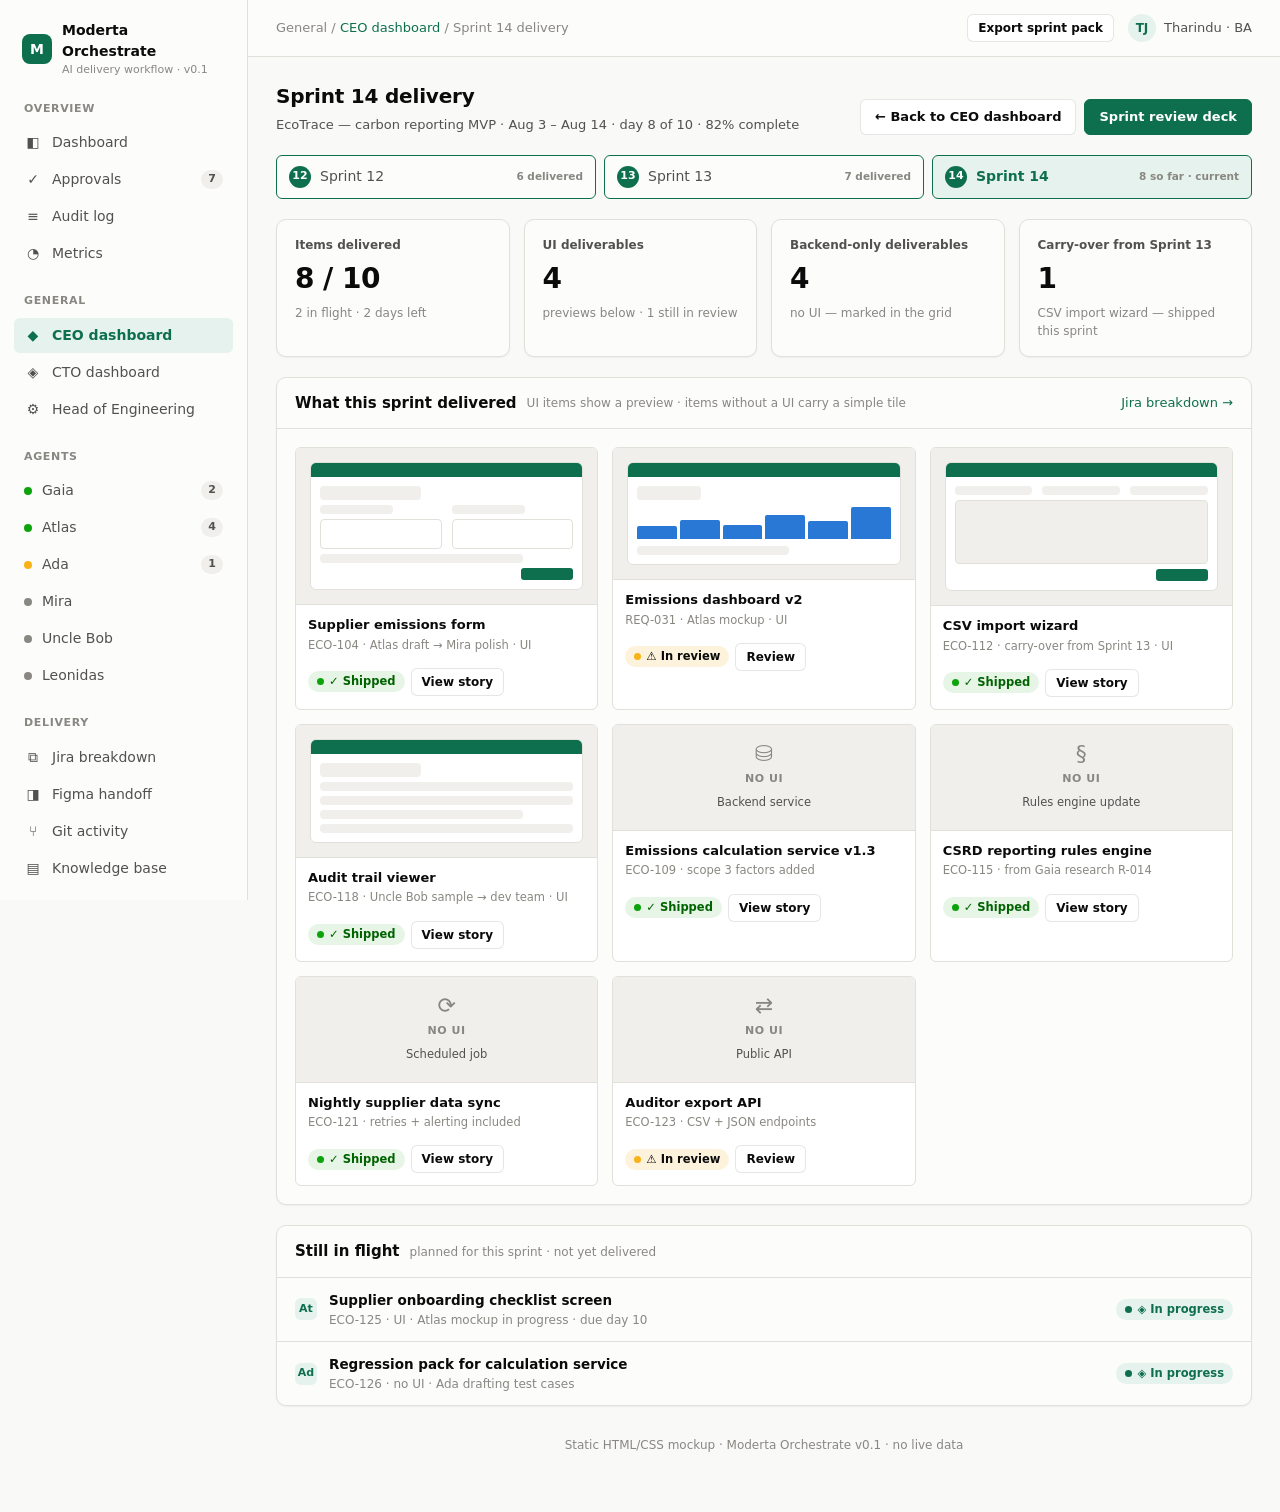
<file: ui-ux/dashboards/sprint-delivery.html>
<!DOCTYPE html>
<html lang="en">
<head>
<meta charset="UTF-8">
<meta name="viewport" content="width=device-width, initial-scale=1.0">
<title>Moderta Orchestrate — Sprint 14 Delivery</title>
<link rel="stylesheet" href="../styles.css">
<link rel="stylesheet" href="dashboards.css">
</head>
<body>
<div class="shell">

  <!-- ================= Sidebar ================= -->
  <aside class="sidebar">
    <div class="brand">
      <div class="brand-mark">M</div>
      <div>
        <div class="brand-name">Moderta Orchestrate</div>
        <div class="brand-sub">AI delivery workflow · v0.1</div>
      </div>
    </div>

    <nav class="nav-group" aria-label="Overview">
      <div class="nav-label">Overview</div>
      <a class="nav-item" href="../index.html">
        <span class="nav-icon">◧</span> Dashboard
      </a>
      <a class="nav-item" href="../review.html">
        <span class="nav-icon">✓</span> Approvals
        <span class="nav-count">7</span>
      </a>
      <a class="nav-item" href="../audit-log.html">
        <span class="nav-icon">≡</span> Audit log
      </a>
      <a class="nav-item" href="../metrics.html">
        <span class="nav-icon">◔</span> Metrics
      </a>
    </nav>

    <nav class="nav-group" aria-label="General">
      <div class="nav-label">General</div>
      <a class="nav-item active" href="ceo-dashboard.html">
        <span class="nav-icon">◆</span> CEO dashboard
      </a>
      <a class="nav-item" href="cto-dashboard.html">
        <span class="nav-icon">◈</span> CTO dashboard
      </a>
      <a class="nav-item" href="head-of-engineering-dashboard.html">
        <span class="nav-icon">⚙</span> Head of Engineering
      </a>
    </nav>

    <nav class="nav-group" aria-label="Agents">
      <div class="nav-label">Agents</div>
      <a class="nav-item" href="../Gaia/gaia.html">
        <span class="agent-dot" style="background: var(--status-good)"></span> Gaia
        <span class="nav-count">2</span>
      </a>
      <a class="nav-item" href="../Atlas/atlas.html">
        <span class="agent-dot" style="background: var(--status-good)"></span> Atlas
        <span class="nav-count">4</span>
      </a>
      <a class="nav-item" href="#ada">
        <span class="agent-dot" style="background: var(--status-warning)"></span> Ada
        <span class="nav-count">1</span>
      </a>
      <a class="nav-item" href="../Mira/mira.html">
        <span class="agent-dot" style="background: var(--ink-muted)"></span> Mira
      </a>
      <a class="nav-item" href="../UncleBob/unclebob.html">
        <span class="agent-dot" style="background: var(--ink-muted)"></span> Uncle Bob
      </a>
      <a class="nav-item" href="#leonidas">
        <span class="agent-dot" style="background: var(--ink-muted)"></span> Leonidas
      </a>
    </nav>

    <nav class="nav-group" aria-label="Delivery">
      <div class="nav-label">Delivery</div>
      <a class="nav-item" href="../jira-breakdown.html">
        <span class="nav-icon">⧉</span> Jira breakdown
      </a>
      <a class="nav-item" href="#figma">
        <span class="nav-icon">◨</span> Figma handoff
      </a>
      <a class="nav-item" href="#git">
        <span class="nav-icon">⑂</span> Git activity
      </a>
      <a class="nav-item" href="#docs">
        <span class="nav-icon">▤</span> Knowledge base
      </a>
    </nav>

    <div class="sidebar-foot">
      Human-in-the-loop by default.<br>
      AI proposes — people approve.
    </div>
  </aside>

  <!-- ================= Main ================= -->
  <div class="main">

    <header class="topbar">
      <span class="crumb">General / <a href="ceo-dashboard.html">CEO dashboard</a> / Sprint 14 delivery</span>
      <div class="spacer"></div>
      <button class="btn small">Export sprint pack</button>
      <div class="user-chip">
        <div class="avatar">TJ</div>
        <span>Tharindu · BA</span>
      </div>
    </header>

    <main class="content">

      <div class="page-head">
        <div>
          <h1>Sprint 14 delivery</h1>
          <p class="sub">EcoTrace — carbon reporting MVP · Aug 3 – Aug 14 · day 8 of 10 · 82% complete</p>
        </div>
        <div class="actions">
          <a class="btn" href="ceo-dashboard.html">← Back to CEO dashboard</a>
          <button class="btn primary">Sprint review deck</button>
        </div>
      </div>

      <!-- Sprint switcher -->
      <div class="steps" aria-label="Sprint switcher">
        <button class="step done"><span class="step-num">12</span> Sprint 12 <span class="step-state">6 delivered</span></button>
        <button class="step done"><span class="step-num">13</span> Sprint 13 <span class="step-state">7 delivered</span></button>
        <button class="step active"><span class="step-num">14</span> Sprint 14 <span class="step-state">8 so far · current</span></button>
      </div>

      <!-- KPI row -->
      <section class="stat-row" aria-label="Sprint numbers">
        <div class="stat-tile">
          <span class="stat-label">Items delivered</span>
          <span class="stat-value">8 / 10</span>
          <span class="stat-note">2 in flight · 2 days left</span>
        </div>
        <div class="stat-tile">
          <span class="stat-label">UI deliverables</span>
          <span class="stat-value">4</span>
          <span class="stat-note">previews below · 1 still in review</span>
        </div>
        <div class="stat-tile">
          <span class="stat-label">Backend-only deliverables</span>
          <span class="stat-value">4</span>
          <span class="stat-note">no UI — marked in the grid</span>
        </div>
        <div class="stat-tile">
          <span class="stat-label">Carry-over from Sprint 13</span>
          <span class="stat-value">1</span>
          <span class="stat-note">CSV import wizard — shipped this sprint</span>
        </div>
      </section>

      <!-- Delivery grid -->
      <section class="card">
        <div class="card-head">
          <h2>What this sprint delivered</h2>
          <span class="hint">UI items show a preview · items without a UI carry a simple tile</span>
          <a class="more" href="../jira-breakdown.html">Jira breakdown →</a>
        </div>
        <div class="card-body">
          <div class="deliv-grid">

            <!-- UI deliverable: supplier emissions form -->
            <div class="design-card">
              <div class="design-prev" aria-label="UI preview: supplier emissions form">
                <div class="mini-ui">
                  <div class="mini-top"></div>
                  <div class="mini-body">
                    <div class="wf line heading w40"></div>
                    <div class="wf-grid2">
                      <div class="wf-field"><div class="wf line w60"></div><div class="wf input"></div></div>
                      <div class="wf-field"><div class="wf line w60"></div><div class="wf input"></div></div>
                    </div>
                    <div class="wf line w80"></div>
                    <div class="mini-btn"></div>
                  </div>
                </div>
              </div>
              <div class="design-info">
                <div class="design-name">Supplier emissions form</div>
                <div class="design-meta">ECO-104 · Atlas draft → Mira polish · UI</div>
              </div>
              <div class="design-actions">
                <span class="pill good"><span class="dot"></span>✓ Shipped</span>
                <a class="btn small" href="../jira-breakdown.html">View story</a>
              </div>
            </div>

            <!-- UI deliverable: emissions dashboard v2 -->
            <div class="design-card">
              <div class="design-prev" aria-label="UI preview: emissions dashboard v2">
                <div class="mini-ui">
                  <div class="mini-top"></div>
                  <div class="mini-body">
                    <div class="wf line heading w25"></div>
                    <div class="mini-bars" aria-hidden="true">
                      <i style="height: 40%"></i><i style="height: 60%"></i><i style="height: 45%"></i>
                      <i style="height: 75%"></i><i style="height: 55%"></i><i style="height: 100%"></i>
                    </div>
                    <div class="wf line w60"></div>
                  </div>
                </div>
              </div>
              <div class="design-info">
                <div class="design-name">Emissions dashboard v2</div>
                <div class="design-meta">REQ-031 · Atlas mockup · UI</div>
              </div>
              <div class="design-actions">
                <span class="pill warning"><span class="dot"></span>⚠ In review</span>
                <a class="btn small" href="../review.html">Review</a>
              </div>
            </div>

            <!-- UI deliverable: CSV import wizard -->
            <div class="design-card">
              <div class="design-prev" aria-label="UI preview: CSV import wizard">
                <div class="mini-ui">
                  <div class="mini-top"></div>
                  <div class="mini-body">
                    <div class="wf-row">
                      <div class="wf line w25"></div><div class="wf line w25"></div><div class="wf line w25"></div>
                    </div>
                    <div class="wf box"></div>
                    <div class="mini-btn"></div>
                  </div>
                </div>
              </div>
              <div class="design-info">
                <div class="design-name">CSV import wizard</div>
                <div class="design-meta">ECO-112 · carry-over from Sprint 13 · UI</div>
              </div>
              <div class="design-actions">
                <span class="pill good"><span class="dot"></span>✓ Shipped</span>
                <a class="btn small" href="../jira-breakdown.html">View story</a>
              </div>
            </div>

            <!-- UI deliverable: audit trail viewer -->
            <div class="design-card">
              <div class="design-prev" aria-label="UI preview: audit trail viewer">
                <div class="mini-ui">
                  <div class="mini-top"></div>
                  <div class="mini-body">
                    <div class="wf line heading w40"></div>
                    <div class="wf line w100"></div>
                    <div class="wf line w100"></div>
                    <div class="wf line w80"></div>
                    <div class="wf line w100"></div>
                  </div>
                </div>
              </div>
              <div class="design-info">
                <div class="design-name">Audit trail viewer</div>
                <div class="design-meta">ECO-118 · Uncle Bob sample → dev team · UI</div>
              </div>
              <div class="design-actions">
                <span class="pill good"><span class="dot"></span>✓ Shipped</span>
                <a class="btn small" href="../jira-breakdown.html">View story</a>
              </div>
            </div>

            <!-- Non-UI deliverable: calculation service -->
            <div class="design-card">
              <div class="no-ui-tile">
                <span class="glyph-big" aria-hidden="true">⛁</span>
                <span class="no-ui-label">No UI</span>
                <span class="no-ui-kind">Backend service</span>
              </div>
              <div class="design-info">
                <div class="design-name">Emissions calculation service v1.3</div>
                <div class="design-meta">ECO-109 · scope 3 factors added</div>
              </div>
              <div class="design-actions">
                <span class="pill good"><span class="dot"></span>✓ Shipped</span>
                <a class="btn small" href="../jira-breakdown.html">View story</a>
              </div>
            </div>

            <!-- Non-UI deliverable: rules engine -->
            <div class="design-card">
              <div class="no-ui-tile">
                <span class="glyph-big" aria-hidden="true">§</span>
                <span class="no-ui-label">No UI</span>
                <span class="no-ui-kind">Rules engine update</span>
              </div>
              <div class="design-info">
                <div class="design-name">CSRD reporting rules engine</div>
                <div class="design-meta">ECO-115 · from Gaia research R-014</div>
              </div>
              <div class="design-actions">
                <span class="pill good"><span class="dot"></span>✓ Shipped</span>
                <a class="btn small" href="../jira-breakdown.html">View story</a>
              </div>
            </div>

            <!-- Non-UI deliverable: data sync job -->
            <div class="design-card">
              <div class="no-ui-tile">
                <span class="glyph-big" aria-hidden="true">⟳</span>
                <span class="no-ui-label">No UI</span>
                <span class="no-ui-kind">Scheduled job</span>
              </div>
              <div class="design-info">
                <div class="design-name">Nightly supplier data sync</div>
                <div class="design-meta">ECO-121 · retries + alerting included</div>
              </div>
              <div class="design-actions">
                <span class="pill good"><span class="dot"></span>✓ Shipped</span>
                <a class="btn small" href="../jira-breakdown.html">View story</a>
              </div>
            </div>

            <!-- Non-UI deliverable: export API -->
            <div class="design-card">
              <div class="no-ui-tile">
                <span class="glyph-big" aria-hidden="true">⇄</span>
                <span class="no-ui-label">No UI</span>
                <span class="no-ui-kind">Public API</span>
              </div>
              <div class="design-info">
                <div class="design-name">Auditor export API</div>
                <div class="design-meta">ECO-123 · CSV + JSON endpoints</div>
              </div>
              <div class="design-actions">
                <span class="pill warning"><span class="dot"></span>⚠ In review</span>
                <a class="btn small" href="../review.html">Review</a>
              </div>
            </div>

          </div>
        </div>
      </section>

      <!-- Still in flight -->
      <section class="card">
        <div class="card-head">
          <h2>Still in flight</h2>
          <span class="hint">planned for this sprint · not yet delivered</span>
        </div>
        <div class="list">
          <div class="list-row">
            <span class="agent-badge"><span class="glyph">At</span></span>
            <div class="row-main">
              <div class="row-title">Supplier onboarding checklist screen</div>
              <div class="row-meta">ECO-125 · UI · Atlas mockup in progress · due day 10</div>
            </div>
            <span class="pill accent"><span class="dot"></span>◈ In progress</span>
          </div>
          <div class="list-row">
            <span class="agent-badge"><span class="glyph">Ad</span></span>
            <div class="row-main">
              <div class="row-title">Regression pack for calculation service</div>
              <div class="row-meta">ECO-126 · no UI · Ada drafting test cases</div>
            </div>
            <span class="pill accent"><span class="dot"></span>◈ In progress</span>
          </div>
        </div>
      </section>

      <p class="mock-note">Static HTML/CSS mockup · Moderta Orchestrate v0.1 · no live data</p>

    </main>
  </div>
</div>
</body>
</html>
</file>
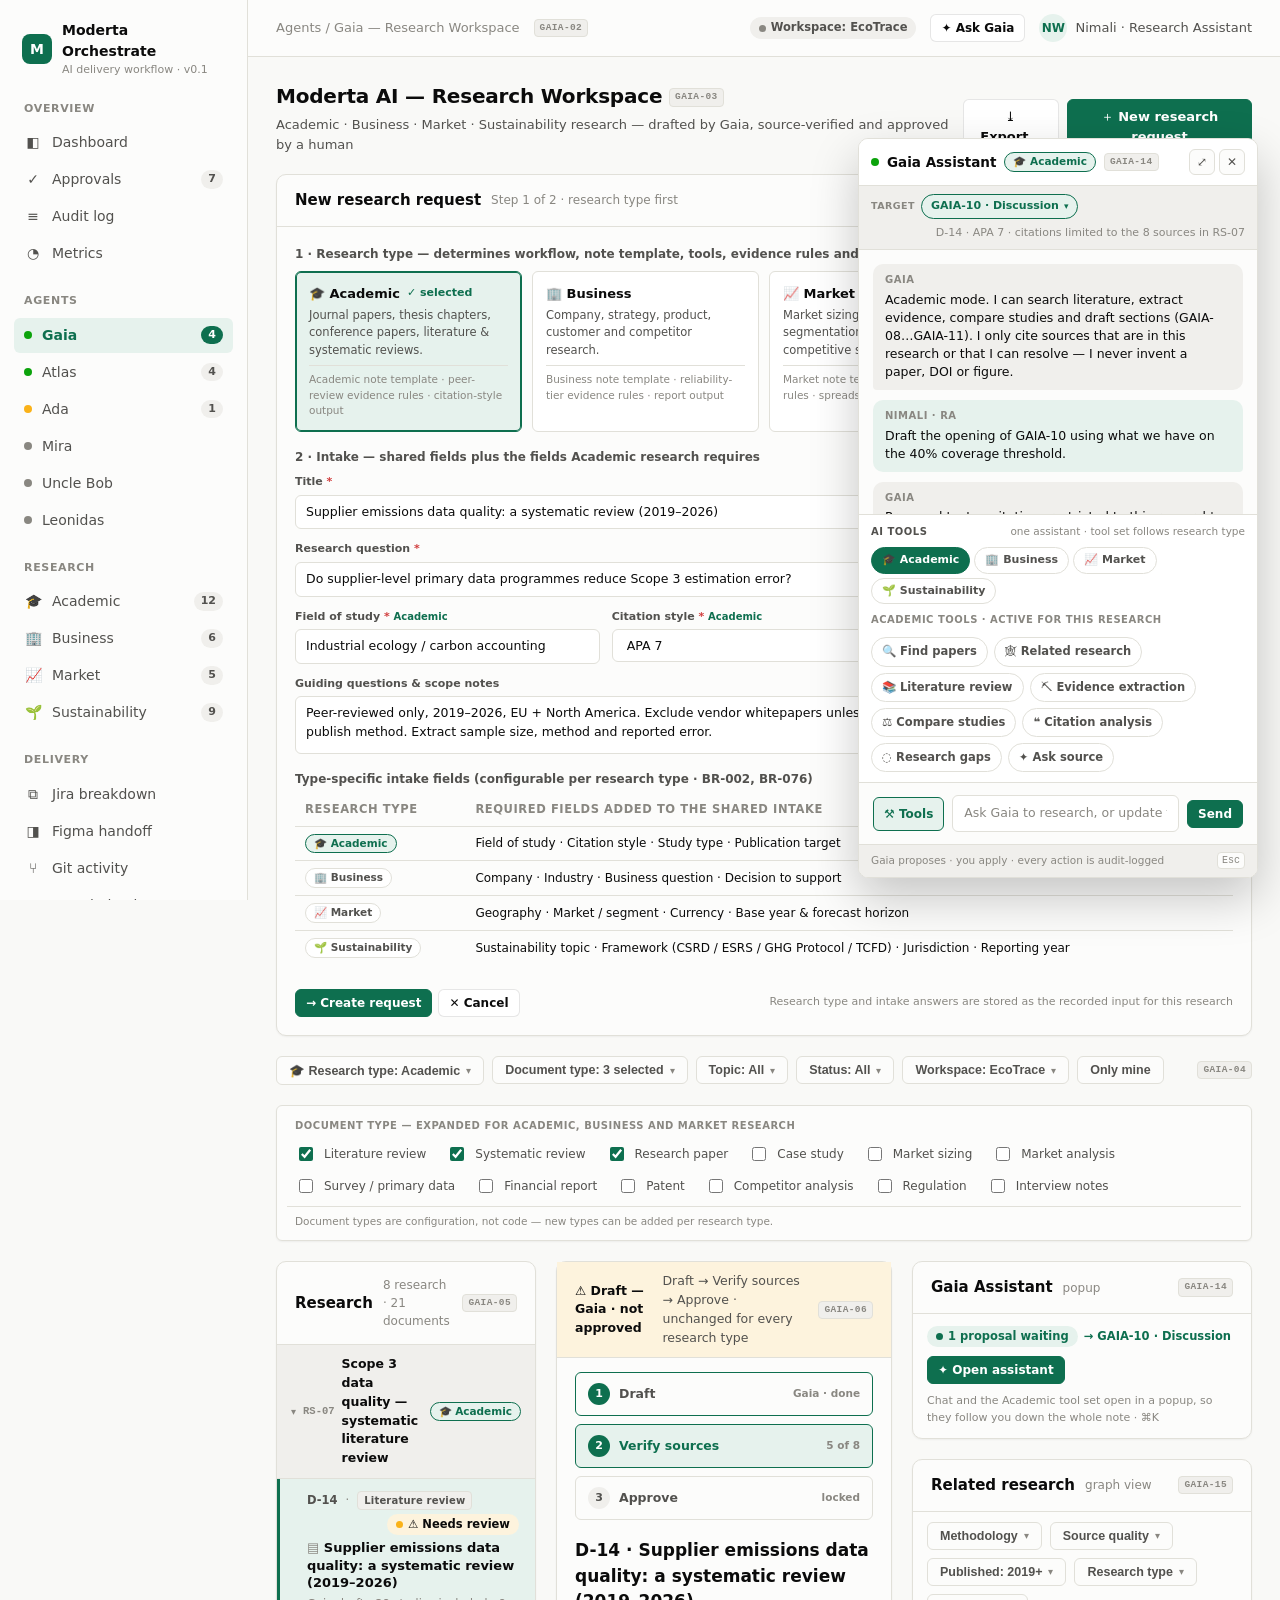
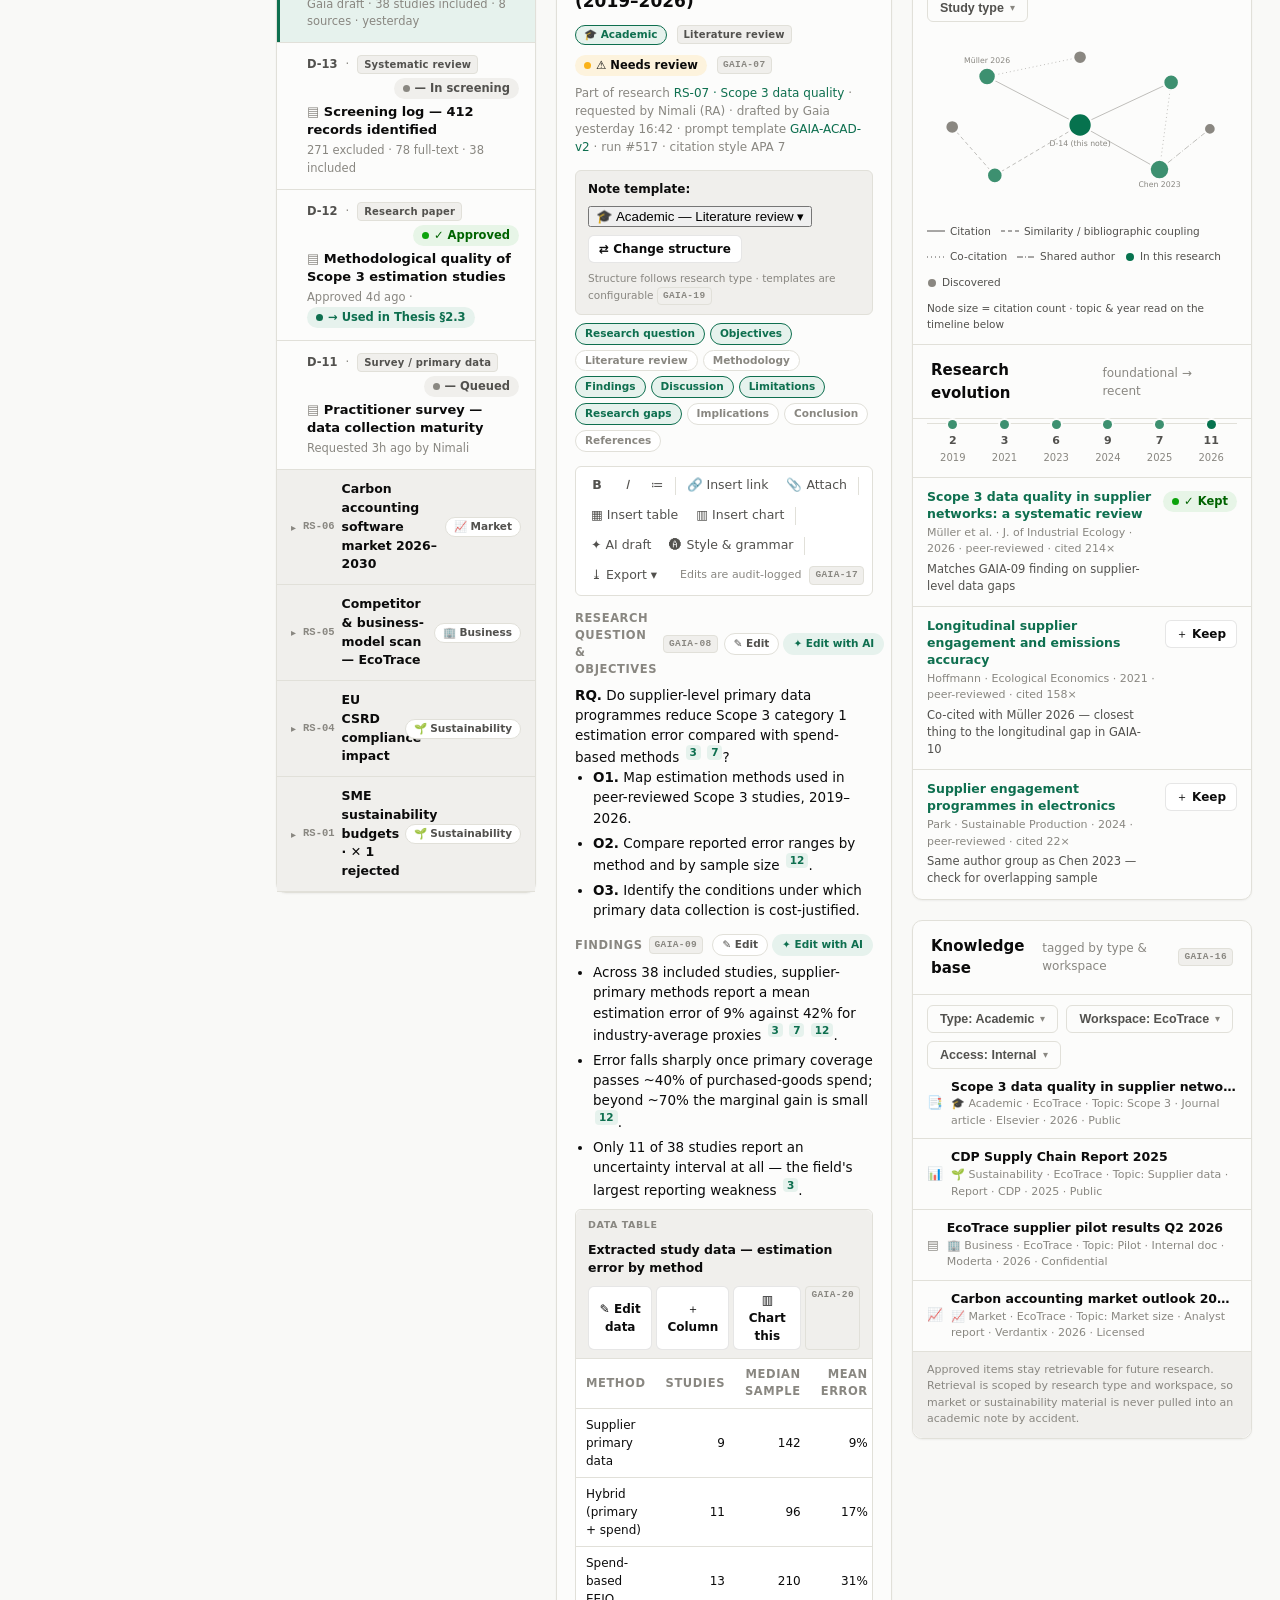
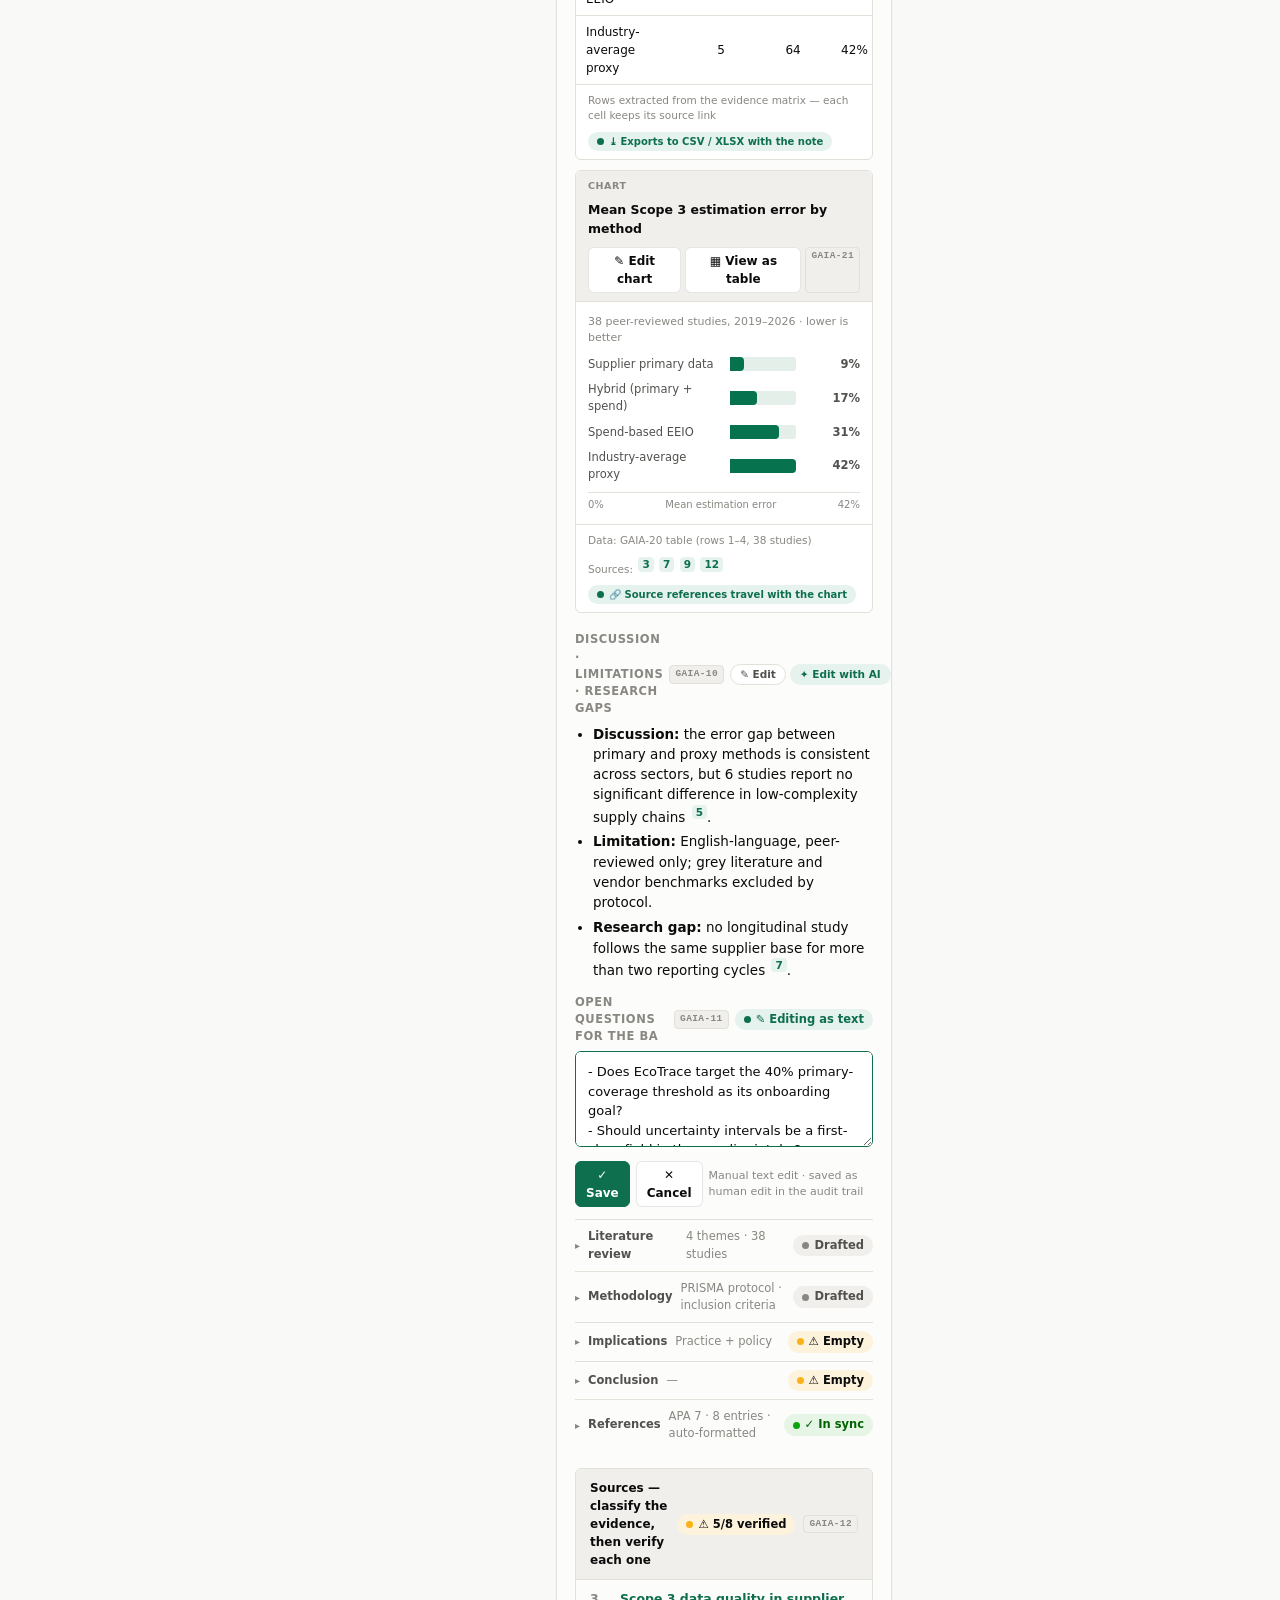
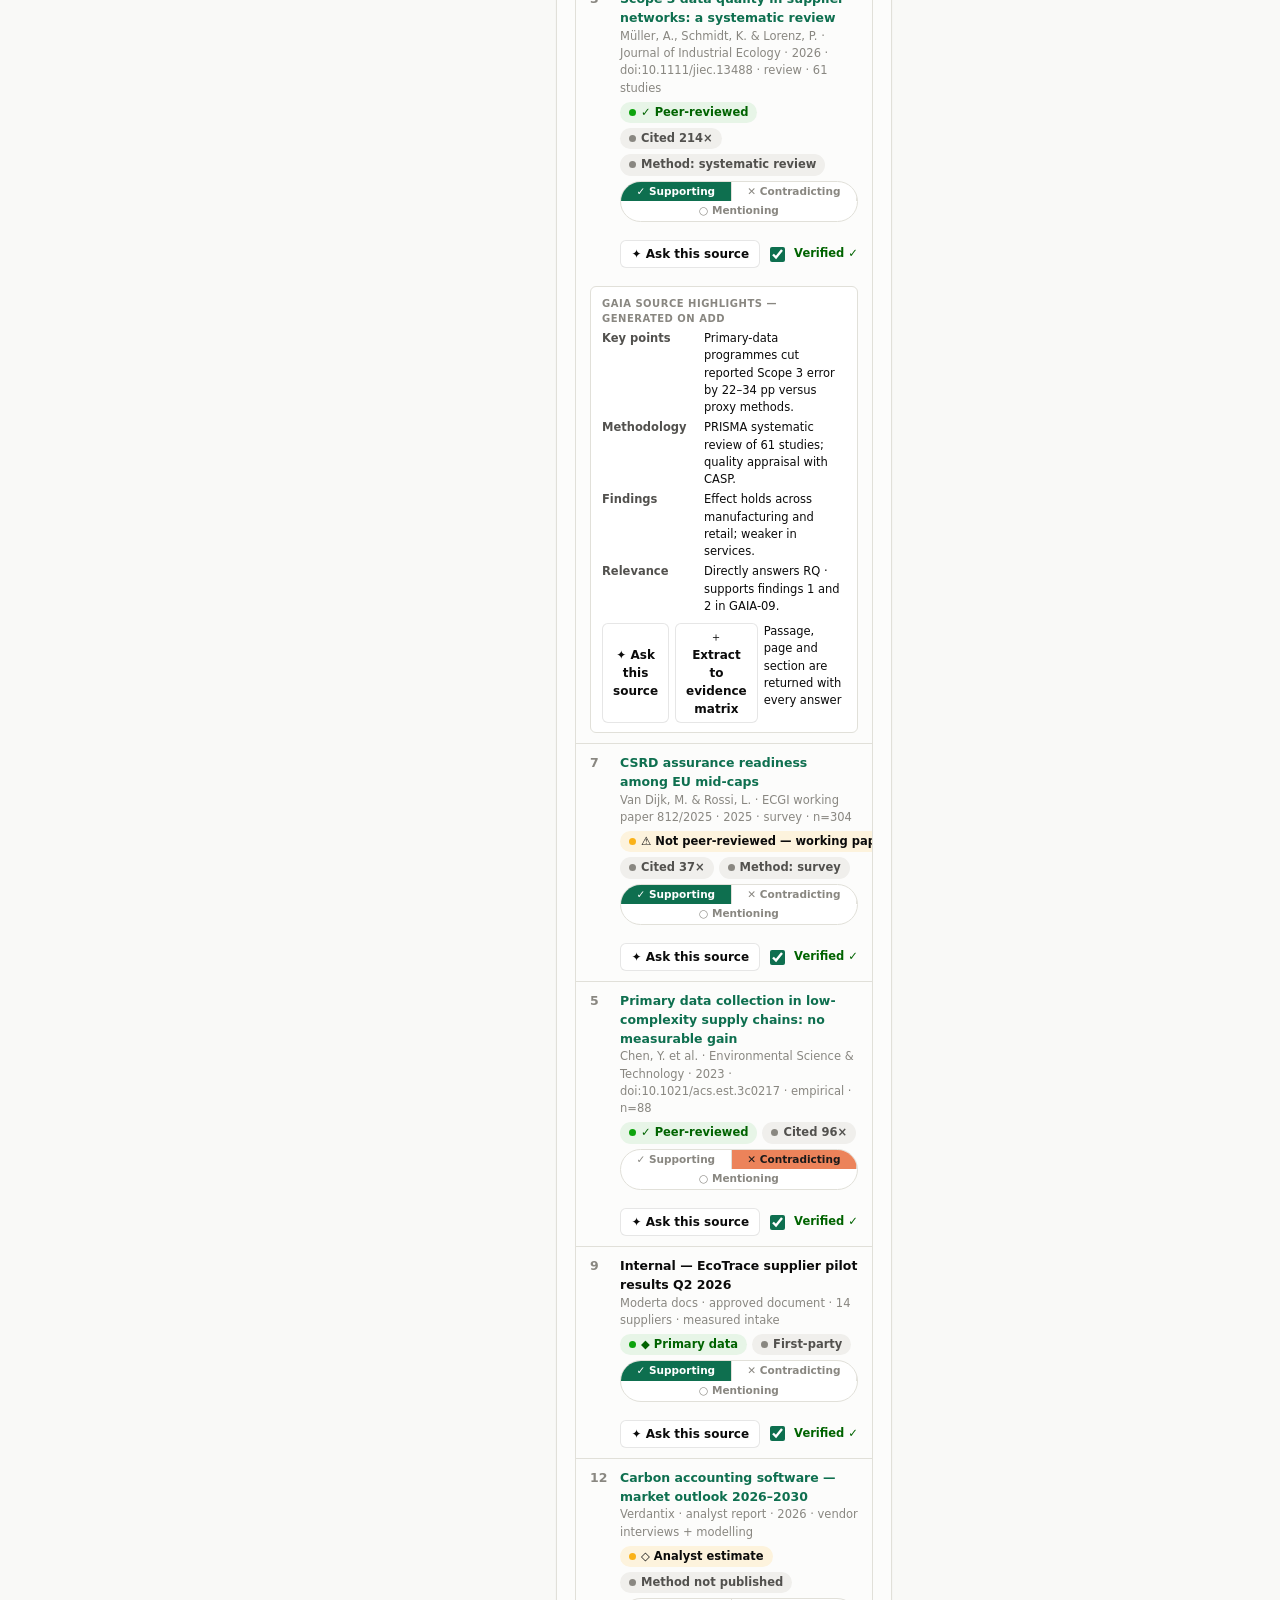
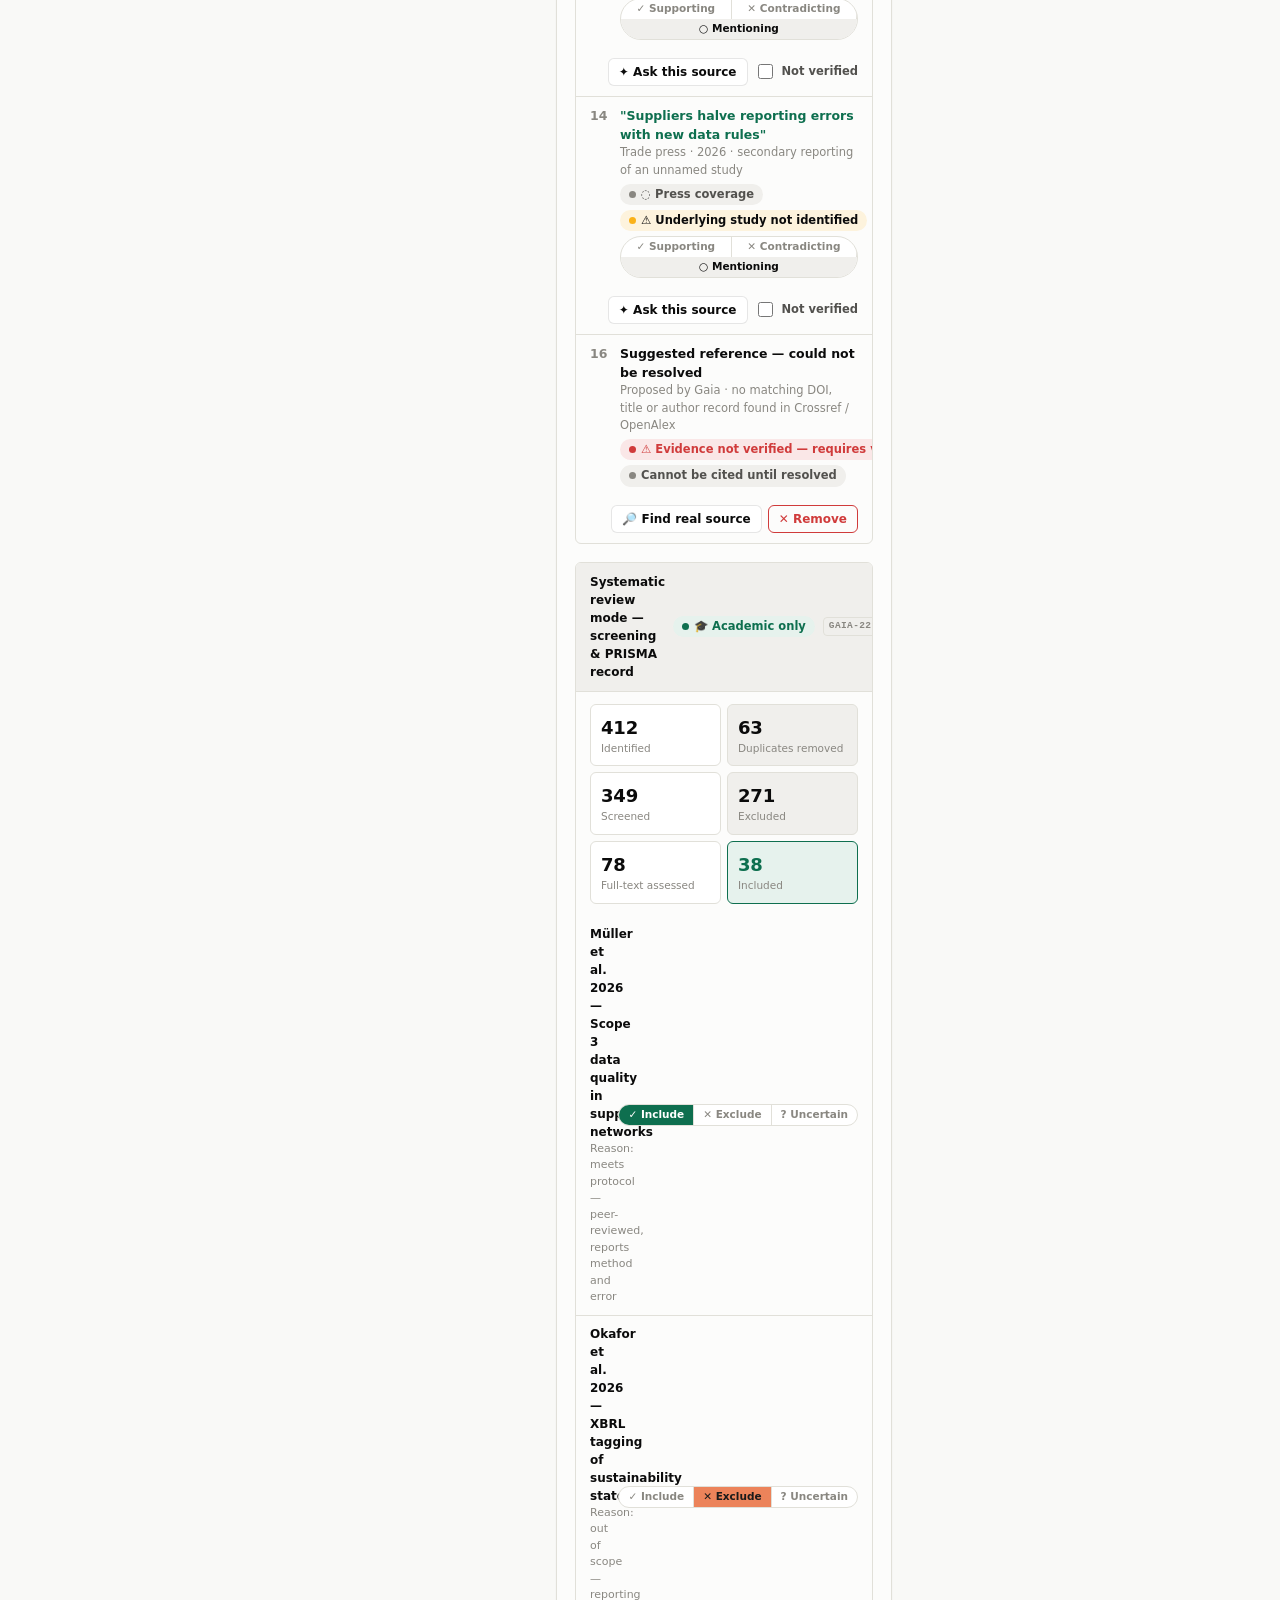
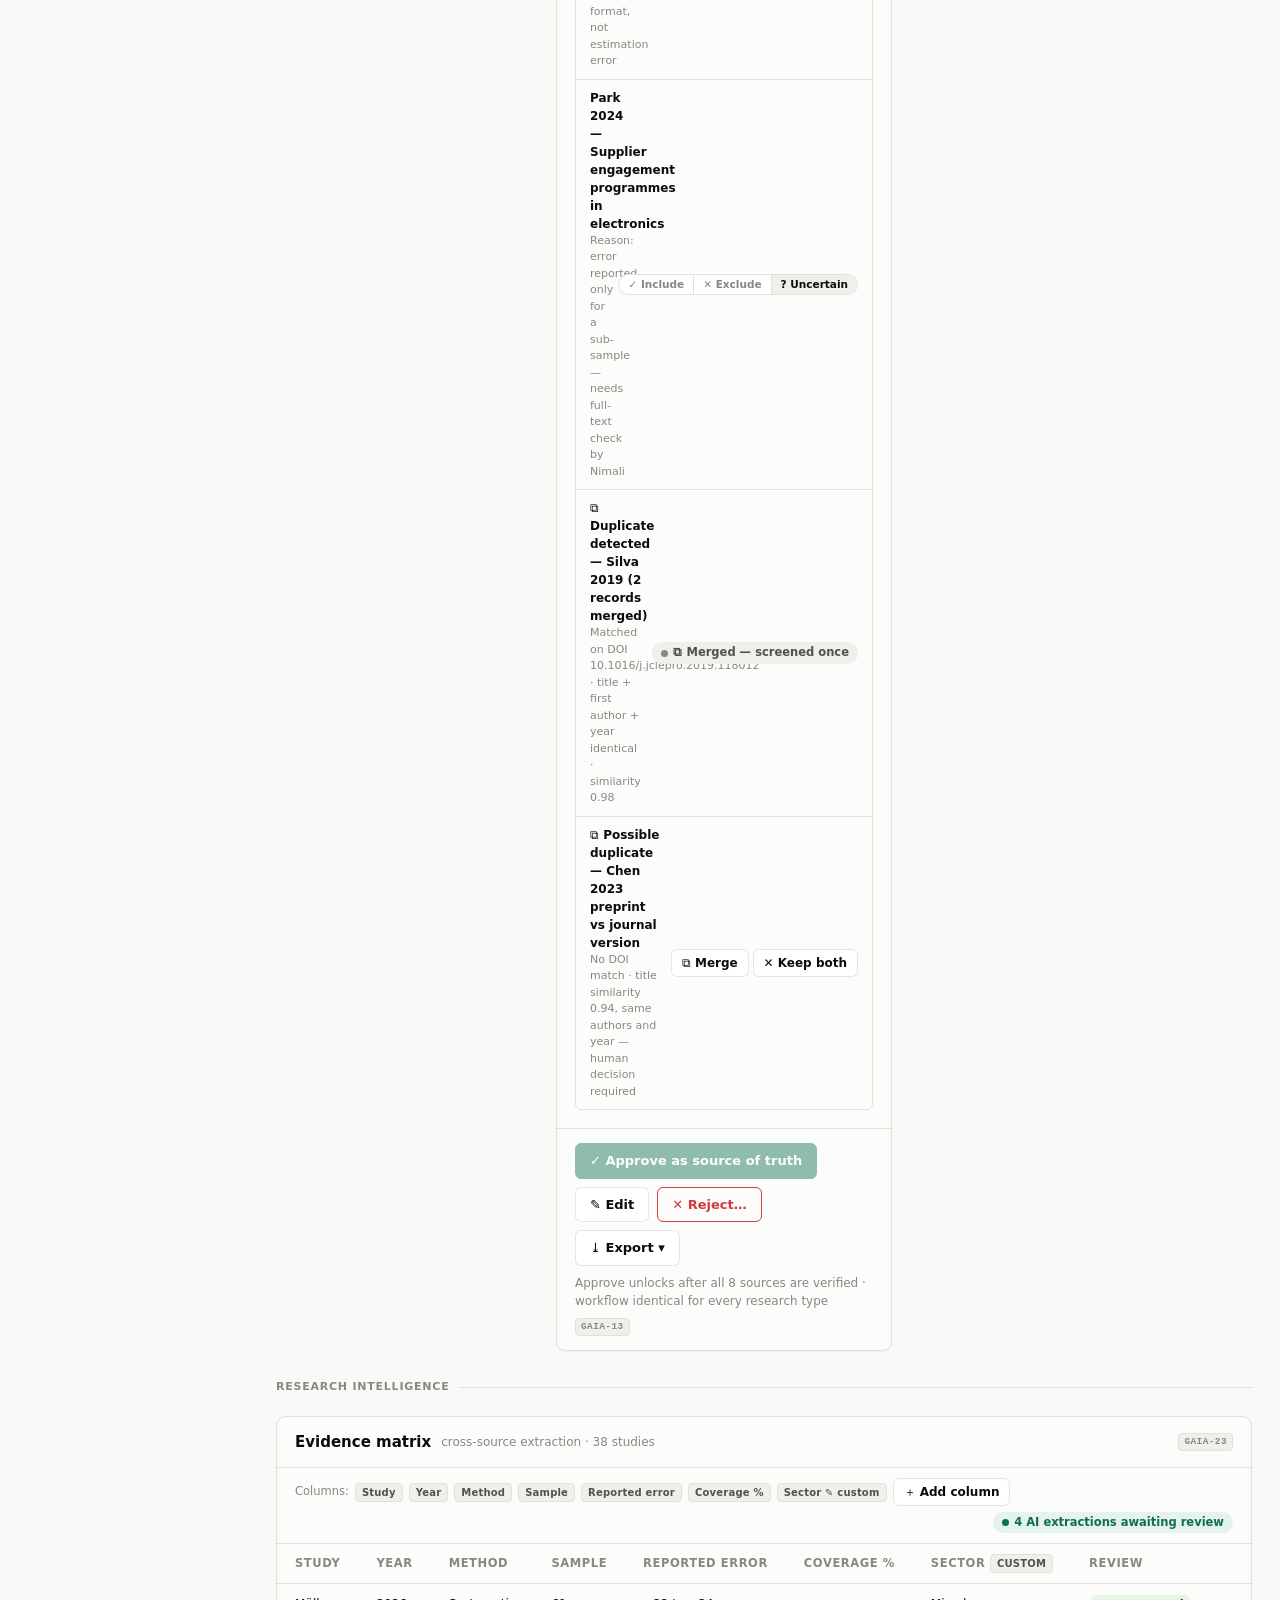
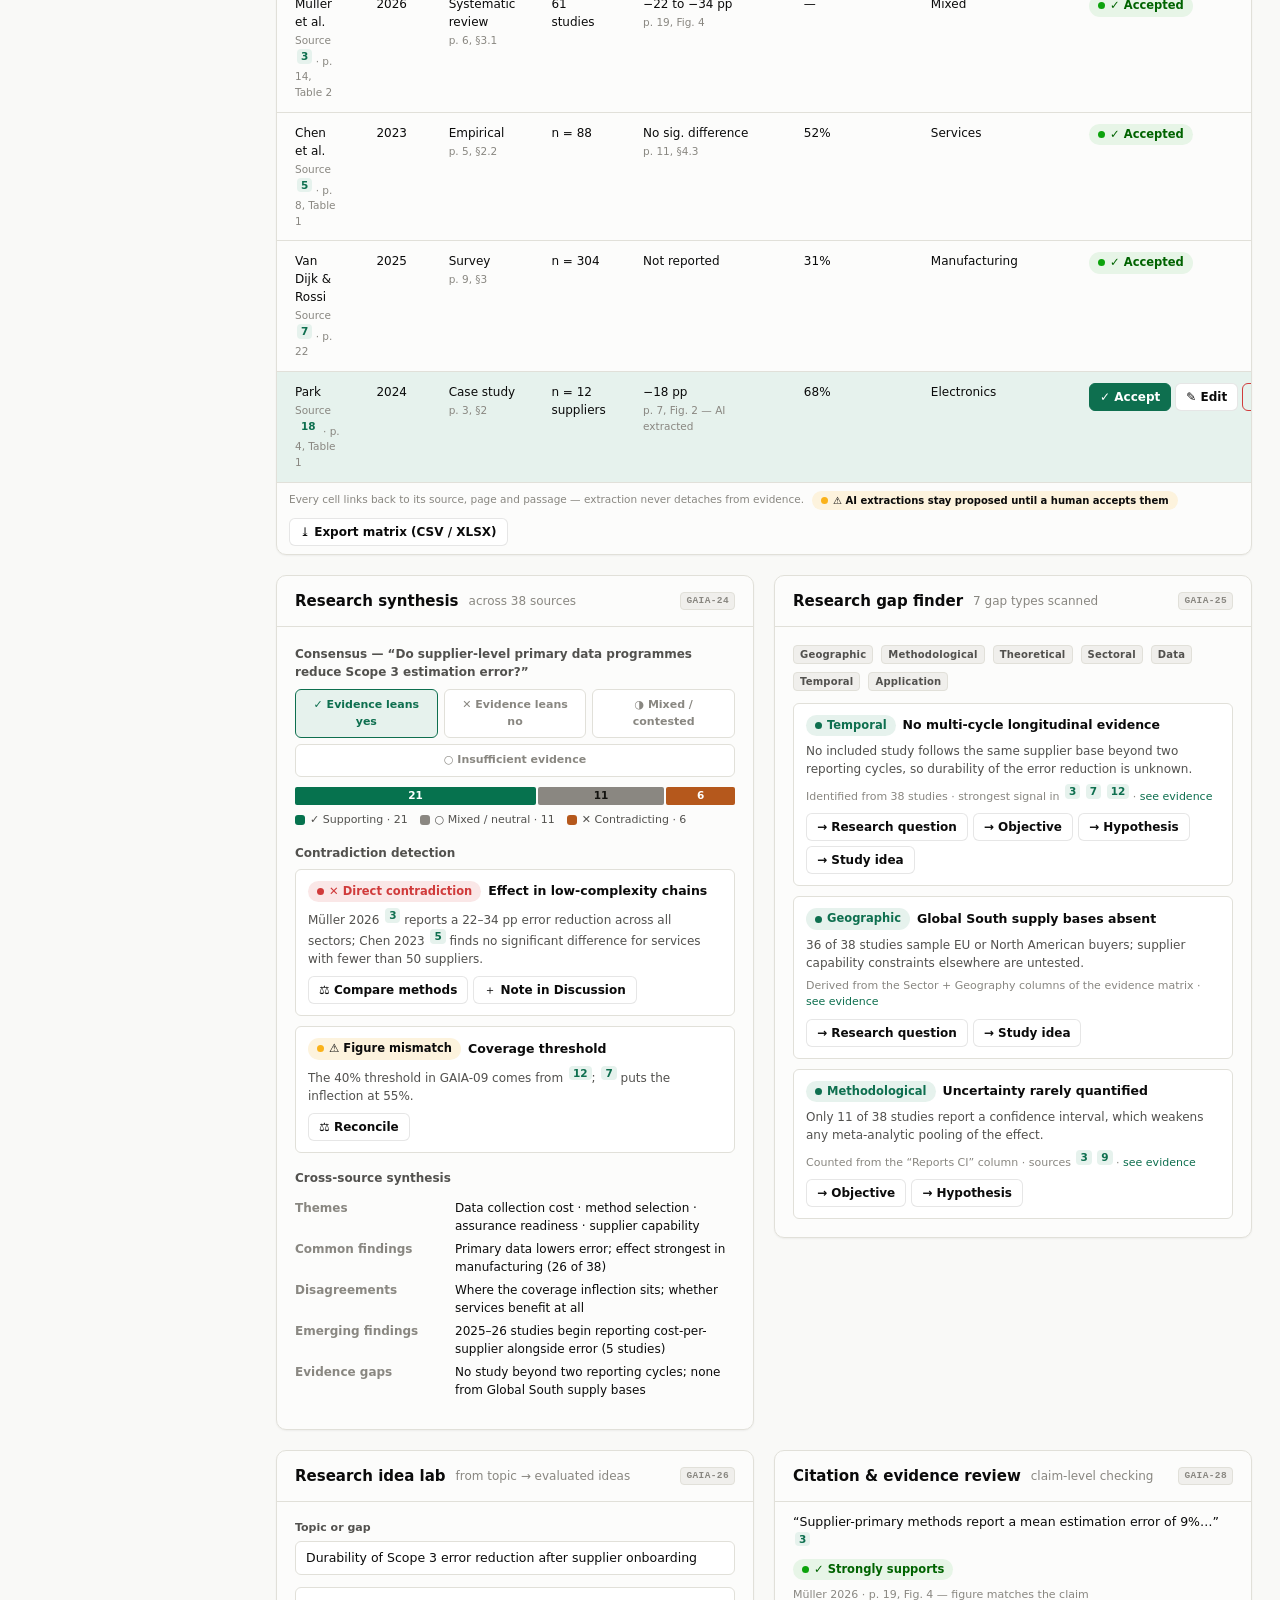
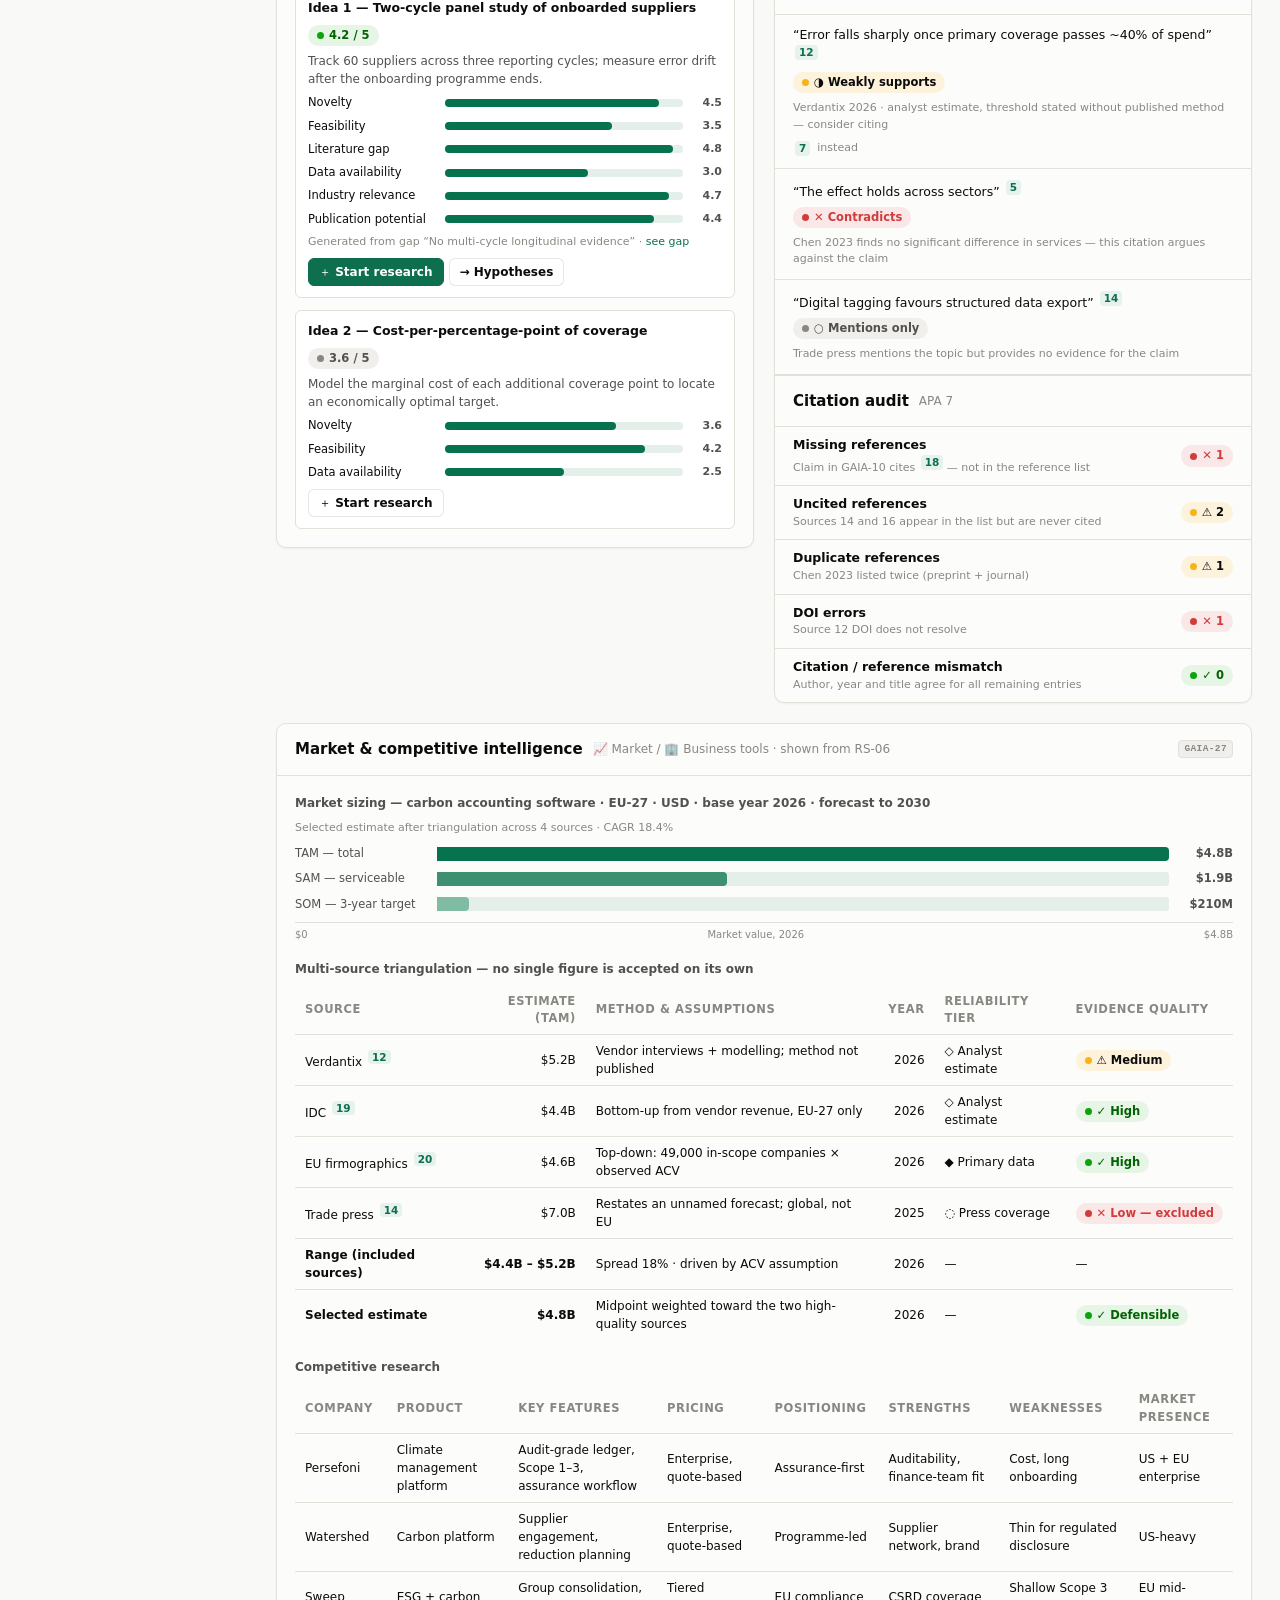
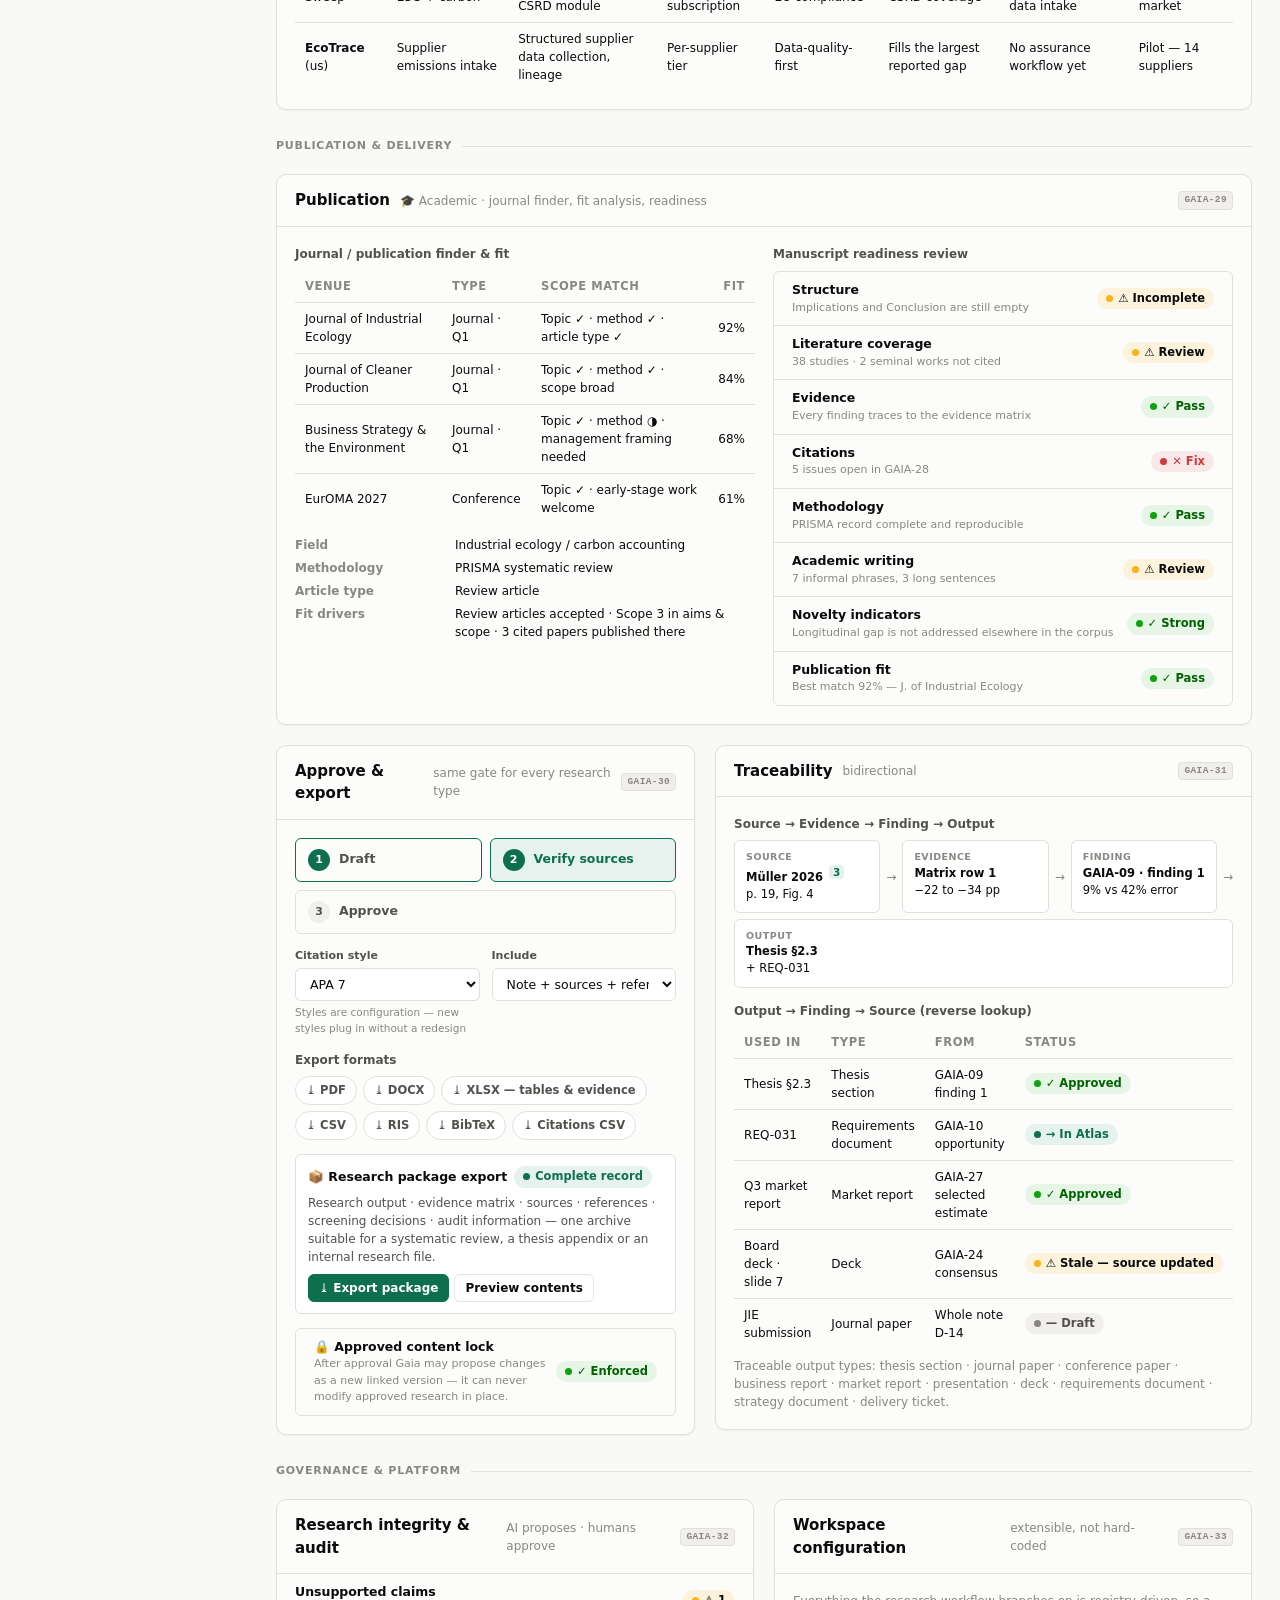
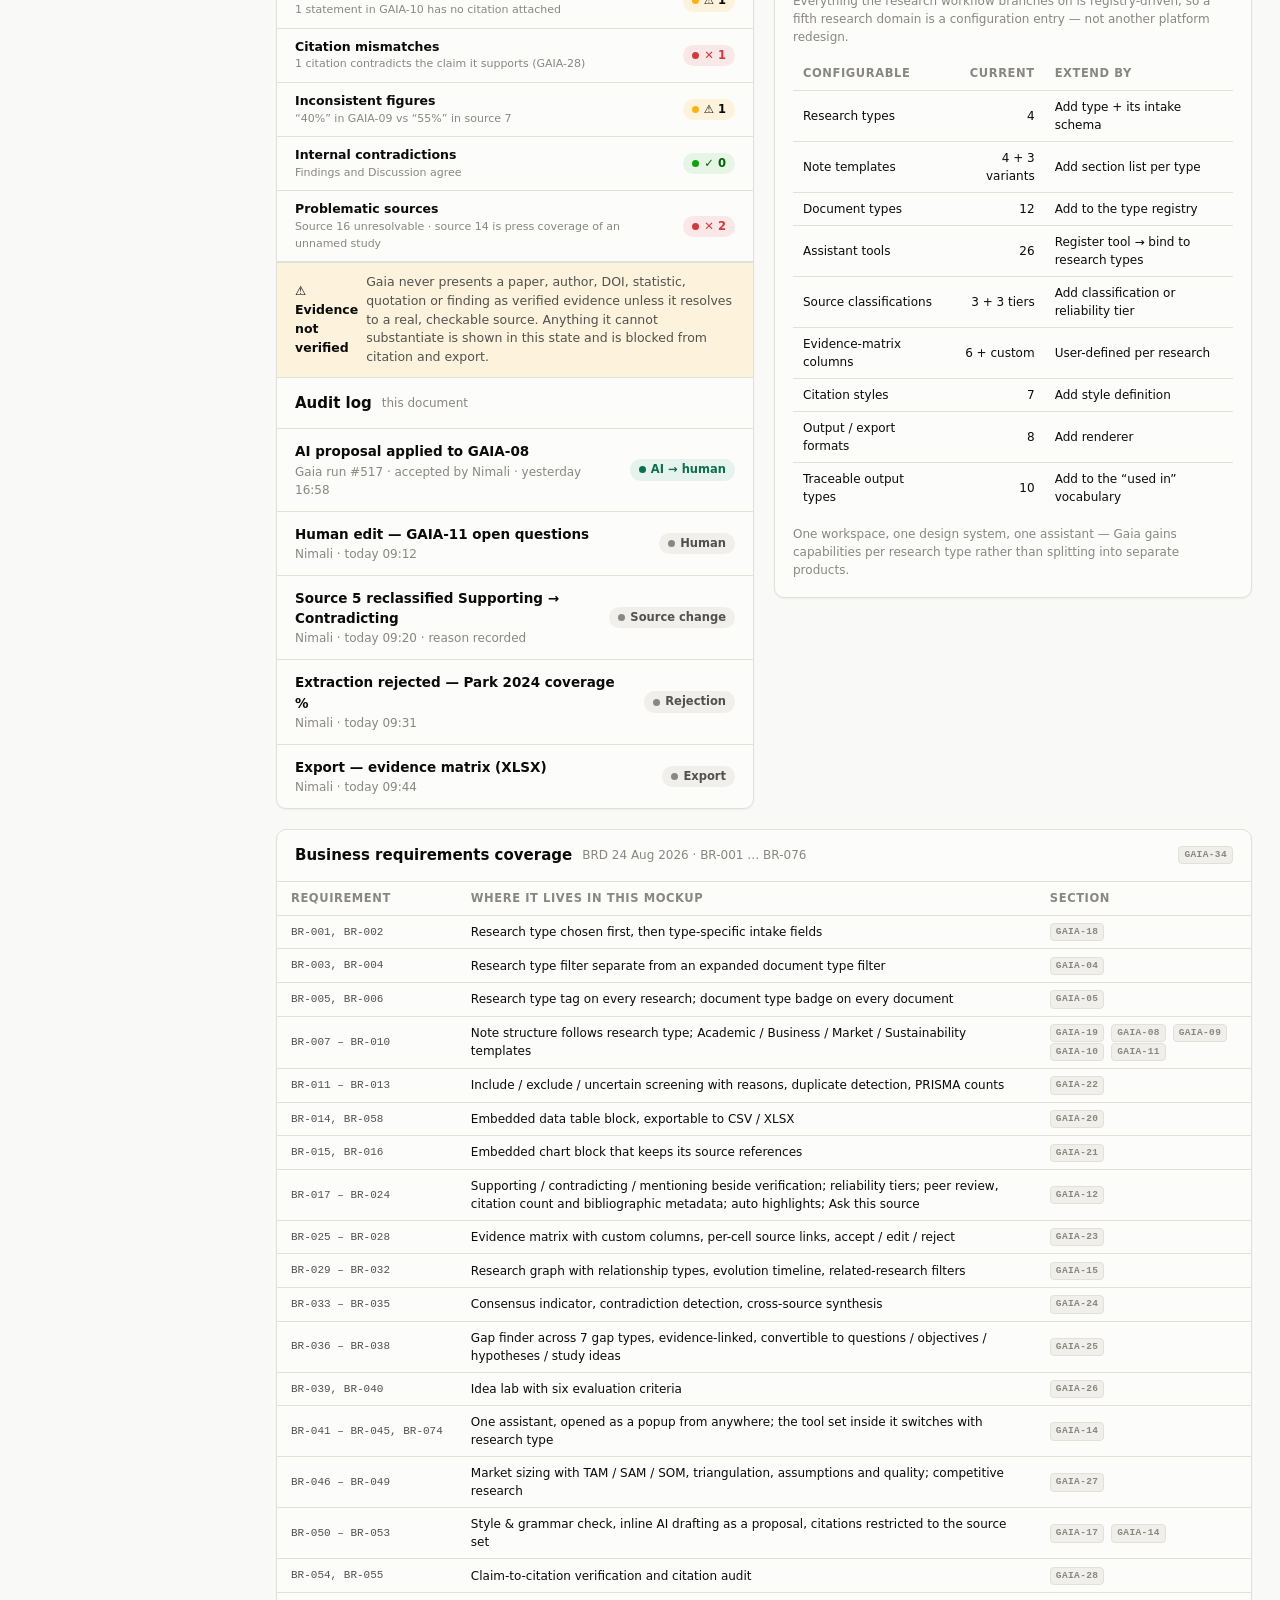
<file: ui-ux/Gaia/gaia.html>
<!DOCTYPE html>
<html lang="en">
<head>
<meta charset="UTF-8">
<meta name="viewport" content="width=device-width, initial-scale=1.0">
<title>Moderta AI — Research Workspace (Gaia)</title>
<link rel="stylesheet" href="styles.css">
</head>
<body>
<div class="shell">

  <!-- ================= Sidebar · GAIA-01 ================= -->
  <aside class="sidebar" id="GAIA-01">
    <div class="brand">
      <div class="brand-mark">M</div>
      <div>
        <div class="brand-name">Moderta Orchestrate</div>
        <div class="brand-sub">AI delivery workflow · v0.1</div>
      </div>
    </div>

    <nav class="nav-group" aria-label="Overview">
      <div class="nav-label">Overview</div>
      <a class="nav-item" href="../index.html">
        <span class="nav-icon">◧</span> Dashboard
      </a>
      <a class="nav-item" href="review.html">
        <span class="nav-icon">✓</span> Approvals
        <span class="nav-count">7</span>
      </a>
      <a class="nav-item" href="audit-log.html">
        <span class="nav-icon">≡</span> Audit log
      </a>
      <a class="nav-item" href="metrics.html">
        <span class="nav-icon">◔</span> Metrics
      </a>
    </nav>

    <nav class="nav-group" aria-label="Agents">
      <div class="nav-label">Agents</div>
      <a class="nav-item active" href="gaia.html">
        <span class="agent-dot" style="background: var(--status-good)"></span> Gaia
        <span class="nav-count">4</span>
      </a>
      <a class="nav-item" href="../Atlas/atlas.html">
        <span class="agent-dot" style="background: var(--status-good)"></span> Atlas
        <span class="nav-count">4</span>
      </a>
      <a class="nav-item" href="#ada">
        <span class="agent-dot" style="background: var(--status-warning)"></span> Ada
        <span class="nav-count">1</span>
      </a>
      <a class="nav-item" href="../Mira/mira.html">
        <span class="agent-dot" style="background: var(--ink-muted)"></span> Mira
      </a>
      <a class="nav-item" href="../UncleBob/unclebob.html">
        <span class="agent-dot" style="background: var(--ink-muted)"></span> Uncle Bob
      </a>
      <a class="nav-item" href="#leonidas">
        <span class="agent-dot" style="background: var(--ink-muted)"></span> Leonidas
      </a>
    </nav>

    <!-- Research types are workspace-level scopes, not separate products · BR-001 / BR-075 -->
    <nav class="nav-group" aria-label="Research">
      <div class="nav-label">Research</div>
      <a class="nav-item" href="#GAIA-05">
        <span class="nav-icon">🎓</span> Academic
        <span class="nav-count">12</span>
      </a>
      <a class="nav-item" href="#GAIA-05">
        <span class="nav-icon">🏢</span> Business
        <span class="nav-count">6</span>
      </a>
      <a class="nav-item" href="#GAIA-05">
        <span class="nav-icon">📈</span> Market
        <span class="nav-count">5</span>
      </a>
      <a class="nav-item" href="#GAIA-05">
        <span class="nav-icon">🌱</span> Sustainability
        <span class="nav-count">9</span>
      </a>
    </nav>

    <nav class="nav-group" aria-label="Delivery">
      <div class="nav-label">Delivery</div>
      <a class="nav-item" href="jira-breakdown.html">
        <span class="nav-icon">⧉</span> Jira breakdown
      </a>
      <a class="nav-item" href="#figma">
        <span class="nav-icon">◨</span> Figma handoff
      </a>
      <a class="nav-item" href="#git">
        <span class="nav-icon">⑂</span> Git activity
      </a>
      <a class="nav-item" href="#GAIA-16">
        <span class="nav-icon">▤</span> Knowledge base
      </a>
    </nav>

    <div class="sidebar-foot">
      Human-in-the-loop by default.<br>
      AI proposes — people approve.<br>
      <span class="sec-tag">GAIA-01</span>
    </div>
  </aside>

  <!-- ================= Main ================= -->
  <div class="main">

    <header class="topbar" id="GAIA-02">
      <span class="crumb">Agents / Gaia — Research Workspace</span>
      <span class="sec-tag">GAIA-02</span>
      <div class="spacer"></div>
      <span class="pill neutral"><span class="dot"></span>Workspace: EcoTrace</span>
      <!-- Assistant is a popup now — this is the persistent entry point · GAIA-14 -->
      <button class="btn small" data-gaia-open title="Open the Gaia Assistant popup (⌘K)">✦ Ask Gaia</button>
      <div class="user-chip">
        <div class="avatar">NW</div>
        <span>Nimali · Research Assistant</span>
      </div>
    </header>

    <main class="content">

      <div class="page-head" id="GAIA-03">
        <div>
          <h1>Moderta AI — Research Workspace <span class="sec-tag">GAIA-03</span></h1>
          <p class="sub">Academic · Business · Market · Sustainability research — drafted by Gaia, source-verified and approved by a human</p>
        </div>
        <div class="actions">
          <button class="btn">⤓ Export…</button>
          <button class="btn primary">＋ New research request</button>
        </div>
      </div>

      <!-- ===== New research request · GAIA-18 (BR-001, BR-002, BR-076) ===== -->
      <section class="card" id="GAIA-18">
        <div class="card-head">
          <h2>New research request</h2>
          <span class="hint">Step 1 of 2 · research type first</span>
          <span class="sec-tag push">GAIA-18</span>
        </div>

        <div class="card-body" style="display:flex; flex-direction:column; gap:16px;">

          <div>
            <div class="stat-label" style="margin-bottom:8px;">
              1 · Research type — determines workflow, note template, tools, evidence rules and output format
            </div>
            <div class="type-grid" role="radiogroup" aria-label="Research type">
              <button class="type-card on" role="radio" aria-checked="true">
                <span class="tc-top">🎓 Academic <span class="tc-mark">✓ selected</span></span>
                <span class="tc-desc">Journal papers, thesis chapters, conference papers, literature &amp; systematic reviews.</span>
                <span class="tc-sets">Academic note template · peer-review evidence rules · citation-style output</span>
              </button>
              <button class="type-card" role="radio" aria-checked="false">
                <span class="tc-top">🏢 Business</span>
                <span class="tc-desc">Company, strategy, product, customer and competitor research.</span>
                <span class="tc-sets">Business note template · reliability-tier evidence rules · report output</span>
              </button>
              <button class="type-card" role="radio" aria-checked="false">
                <span class="tc-top">📈 Market</span>
                <span class="tc-desc">Market sizing, trends, segmentation, forecasting and competitive scans.</span>
                <span class="tc-sets">Market note template · triangulation rules · spreadsheet output</span>
              </button>
              <button class="type-card" role="radio" aria-checked="false">
                <span class="tc-top">🌱 Sustainability</span>
                <span class="tc-desc">Regulation, ESG, climate and LCA research (the original Gaia scope).</span>
                <span class="tc-sets">Sustainability note template · framework evidence rules · regulation output</span>
              </button>
            </div>
          </div>

          <div>
            <div class="stat-label" style="margin-bottom:8px;">2 · Intake — shared fields plus the fields Academic research requires</div>
            <div class="form-grid">
              <div class="field wide">
                <label for="nr-title">Title <span class="req">*</span></label>
                <input id="nr-title" type="text" value="Supplier emissions data quality: a systematic review (2019–2026)">
              </div>
              <div class="field">
                <label for="nr-ws">Workspace <span class="req">*</span></label>
                <select id="nr-ws"><option>EcoTrace</option><option>Moderta platform</option><option>Client — Northwind</option></select>
              </div>
              <div class="field wide">
                <label for="nr-q">Research question <span class="req">*</span></label>
                <input id="nr-q" type="text" value="Do supplier-level primary data programmes reduce Scope 3 estimation error?">
              </div>
              <div class="field">
                <label for="nr-out">Output format</label>
                <select id="nr-out"><option>Literature review</option><option>Systematic review</option><option>Research paper</option><option>Thesis section</option></select>
              </div>

              <div class="field">
                <label for="nr-fos">Field of study <span class="req">*</span> <span class="typed">Academic</span></label>
                <input id="nr-fos" type="text" value="Industrial ecology / carbon accounting">
              </div>
              <div class="field">
                <label for="nr-cite">Citation style <span class="req">*</span> <span class="typed">Academic</span></label>
                <select id="nr-cite"><option>APA 7</option><option>MLA 9</option><option>Chicago 17</option><option>Harvard</option><option>IEEE</option><option>Vancouver</option><option>AMA 11</option></select>
              </div>
              <div class="field">
                <label for="nr-study">Study type <span class="typed">Academic</span></label>
                <select id="nr-study"><option>Systematic review</option><option>Meta-analysis</option><option>Empirical — quantitative</option><option>Empirical — qualitative</option><option>Conceptual</option></select>
              </div>
              <div class="field wide">
                <label for="nr-scope">Guiding questions &amp; scope notes</label>
                <textarea id="nr-scope">Peer-reviewed only, 2019–2026, EU + North America. Exclude vendor whitepapers unless they publish method. Extract sample size, method and reported error.</textarea>
              </div>
              <div class="field">
                <label for="nr-due">Needed by</label>
                <input id="nr-due" type="text" value="12 Sep 2026">
                <span class="field-hint">Recorded as the request input for traceability</span>
              </div>
            </div>
          </div>

          <div class="table-scroll">
            <table class="data compact">
              <caption class="stat-label" style="text-align:left; padding:0 0 6px;">Type-specific intake fields (configurable per research type · BR-002, BR-076)</caption>
              <thead>
                <tr><th>Research type</th><th>Required fields added to the shared intake</th></tr>
              </thead>
              <tbody>
                <tr><td><span class="rtype on">🎓 Academic</span></td><td>Field of study · Citation style · Study type · Publication target</td></tr>
                <tr><td><span class="rtype">🏢 Business</span></td><td>Company · Industry · Business question · Decision to support</td></tr>
                <tr><td><span class="rtype">📈 Market</span></td><td>Geography · Market / segment · Currency · Base year &amp; forecast horizon</td></tr>
                <tr><td><span class="rtype">🌱 Sustainability</span></td><td>Sustainability topic · Framework (CSRD / ESRS / GHG Protocol / TCFD) · Jurisdiction · Reporting year</td></tr>
              </tbody>
            </table>
          </div>

          <div class="edit-actions">
            <button class="btn primary small">→ Create request</button>
            <button class="btn small">✕ Cancel</button>
            <span class="edit-hint">Research type and intake answers are stored as the recorded input for this research</span>
          </div>
        </div>
      </section>

      <!-- ===== Filters · GAIA-04 (BR-003, BR-004) ===== -->
      <div class="filters" aria-label="Library filters" id="GAIA-04">
        <button class="filter">🎓 Research type: Academic <span class="caret">▾</span></button>
        <button class="filter" aria-expanded="true" aria-controls="doctype-panel">Document type: 3 selected <span class="caret">▾</span></button>
        <button class="filter">Topic: All <span class="caret">▾</span></button>
        <button class="filter">Status: All <span class="caret">▾</span></button>
        <button class="filter">Workspace: EcoTrace <span class="caret">▾</span></button>
        <button class="filter">Only mine</button>
        <span class="sec-tag push">GAIA-04</span>
      </div>

      <!-- Document type list, shown open · BR-004 -->
      <div class="filter-menu open" id="doctype-panel" role="group" aria-label="Document type">
        <div class="fm-head">Document type — expanded for academic, business and market research</div>
        <div class="fm-opts">
          <label class="opt"><input type="checkbox" checked> Literature review</label>
          <label class="opt"><input type="checkbox" checked> Systematic review</label>
          <label class="opt"><input type="checkbox" checked> Research paper</label>
          <label class="opt"><input type="checkbox"> Case study</label>
          <label class="opt"><input type="checkbox"> Market sizing</label>
          <label class="opt"><input type="checkbox"> Market analysis</label>
          <label class="opt"><input type="checkbox"> Survey / primary data</label>
          <label class="opt"><input type="checkbox"> Financial report</label>
          <label class="opt"><input type="checkbox"> Patent</label>
          <label class="opt"><input type="checkbox"> Competitor analysis</label>
          <label class="opt"><input type="checkbox"> Regulation</label>
          <label class="opt"><input type="checkbox"> Interview notes</label>
        </div>
        <div class="fm-foot">Document types are configuration, not code — new types can be added per research type.</div>
      </div>

      <div class="master-detail has-rail">

        <!-- ===== Research & documents · GAIA-05 (BR-005, BR-006) ===== -->
        <section class="card" id="GAIA-05">
          <div class="card-head">
            <h2>Research</h2>
            <span class="hint">8 research · 21 documents</span>
            <span class="sec-tag push">GAIA-05</span>
          </div>
          <div class="list">

            <!-- RS-07 Academic (expanded) -->
            <div class="res-row" aria-expanded="true">
              <span class="res-caret">▾</span>
              <span class="res-id">RS-07</span>
              <span class="res-title">Scope 3 data quality — systematic literature review</span>
              <span class="rtype on">🎓 Academic</span>
            </div>
            <div class="lib-row doc-row selected" aria-current="true">
              <div class="lib-top">
                <span class="lib-id">D-14</span> · <span class="doctype">Literature review</span>
                <span class="pill warning"><span class="dot"></span>⚠ Needs review</span>
              </div>
              <div class="lib-title">Supplier emissions data quality: a systematic review (2019–2026)</div>
              <div class="lib-meta">Gaia draft · 38 studies included · 8 sources · yesterday</div>
            </div>
            <div class="lib-row doc-row">
              <div class="lib-top">
                <span class="lib-id">D-13</span> · <span class="doctype">Systematic review</span>
                <span class="pill neutral"><span class="dot"></span>— In screening</span>
              </div>
              <div class="lib-title">Screening log — 412 records identified</div>
              <div class="lib-meta">271 excluded · 78 full-text · 38 included</div>
            </div>
            <div class="lib-row doc-row">
              <div class="lib-top">
                <span class="lib-id">D-12</span> · <span class="doctype">Research paper</span>
                <span class="pill good"><span class="dot"></span>✓ Approved</span>
              </div>
              <div class="lib-title">Methodological quality of Scope 3 estimation studies</div>
              <div class="lib-meta">Approved 4d ago · <span class="pill accent"><span class="dot"></span>→ Used in Thesis §2.3</span></div>
            </div>
            <div class="lib-row doc-row">
              <div class="lib-top">
                <span class="lib-id">D-11</span> · <span class="doctype">Survey / primary data</span>
                <span class="pill neutral"><span class="dot"></span>— Queued</span>
              </div>
              <div class="lib-title">Practitioner survey — data collection maturity</div>
              <div class="lib-meta">Requested 3h ago by Nimali</div>
            </div>

            <!-- RS-06 Market (collapsed) -->
            <div class="res-row" aria-expanded="false">
              <span class="res-caret">▸</span>
              <span class="res-id">RS-06</span>
              <span class="res-title">Carbon accounting software market 2026–2030</span>
              <span class="rtype">📈 Market</span>
            </div>

            <!-- RS-05 Business (collapsed) -->
            <div class="res-row" aria-expanded="false">
              <span class="res-caret">▸</span>
              <span class="res-id">RS-05</span>
              <span class="res-title">Competitor &amp; business-model scan — EcoTrace</span>
              <span class="rtype">🏢 Business</span>
            </div>

            <!-- RS-04 Sustainability (collapsed) -->
            <div class="res-row" aria-expanded="false">
              <span class="res-caret">▸</span>
              <span class="res-id">RS-04</span>
              <span class="res-title">EU CSRD compliance impact</span>
              <span class="rtype">🌱 Sustainability</span>
            </div>

            <!-- RS-01 (collapsed, rejected doc) -->
            <div class="res-row" aria-expanded="false">
              <span class="res-caret">▸</span>
              <span class="res-id">RS-01</span>
              <span class="res-title">SME sustainability budgets · ✕ 1 rejected</span>
              <span class="rtype">🌱 Sustainability</span>
            </div>

          </div>
        </section>

        <!-- ===== Note detail ===== -->
        <section class="card">
          <div class="draft-banner" id="GAIA-06">
            <span>⚠ Draft — Gaia · not approved</span>
            <span class="spacer"></span>
            <span class="hint">Draft → Verify sources → Approve · unchanged for every research type</span>
            <span class="sec-tag">GAIA-06</span>
          </div>

          <div style="padding:14px 18px 0;">
            <div class="steps">
              <div class="step done"><span class="step-num">1</span> Draft <span class="step-state">Gaia · done</span></div>
              <div class="step active"><span class="step-num">2</span> Verify sources <span class="step-state">5 of 8</span></div>
              <div class="step"><span class="step-num">3</span> Approve <span class="step-state">locked</span></div>
            </div>
          </div>

          <div class="note-head" id="GAIA-07">
            <div class="note-title-row">
              <h2>D-14 · Supplier emissions data quality: a systematic review (2019–2026)</h2>
              <span class="rtype on">🎓 Academic</span>
              <span class="doctype">Literature review</span>
              <span class="pill warning"><span class="dot"></span>⚠ Needs review</span>
              <span class="sec-tag">GAIA-07</span>
            </div>
            <div class="note-meta">
              Part of research <a href="#GAIA-05">RS-07 · Scope 3 data quality</a> · requested by Nimali (RA) · drafted by Gaia yesterday 16:42 ·
              prompt template <a href="#">GAIA-ACAD-v2</a> · run #517 · citation style APA 7
            </div>
          </div>

          <!-- ===== Note template · GAIA-19 (BR-007 … BR-010, BR-076) ===== -->
          <div class="tpl-bar" id="GAIA-19">
            <span class="tpl-label">Note template:</span>
            <button class="filter">🎓 Academic — Literature review <span class="caret">▾</span></button>
            <button class="btn small">⇄ Change structure</button>
            <span class="tpl-note">Structure follows research type · templates are configurable <span class="sec-tag">GAIA-19</span></span>
          </div>
          <div class="tpl-sections" aria-label="Sections in this template">
            <span class="tpl-chip on">Research question</span>
            <span class="tpl-chip on">Objectives</span>
            <span class="tpl-chip">Literature review</span>
            <span class="tpl-chip">Methodology</span>
            <span class="tpl-chip on">Findings</span>
            <span class="tpl-chip on">Discussion</span>
            <span class="tpl-chip on">Limitations</span>
            <span class="tpl-chip on">Research gaps</span>
            <span class="tpl-chip">Implications</span>
            <span class="tpl-chip">Conclusion</span>
            <span class="tpl-chip">References</span>
          </div>

          <!-- Editor toolbar · GAIA-17 (BR-014, BR-015, BR-050, BR-051) -->
          <div class="editor-toolbar" id="GAIA-17" aria-label="Document editing tools">
            <button class="tbtn" title="Bold"><b>B</b></button>
            <button class="tbtn" title="Italic"><i>I</i></button>
            <button class="tbtn" title="Bullet list">≔</button>
            <span class="tbtn sep" aria-hidden="true"></span>
            <button class="tbtn" title="Insert a link to a source, document, or Jira item">🔗 Insert link</button>
            <button class="tbtn" title="Attach a file">📎 Attach</button>
            <span class="tbtn sep" aria-hidden="true"></span>
            <button class="tbtn" title="Insert a structured data table into this section">▦ Insert table</button>
            <button class="tbtn" title="Insert a chart built from a table or the evidence matrix">▥ Insert chart</button>
            <span class="tbtn sep" aria-hidden="true"></span>
            <button class="tbtn" data-gaia-open data-gaia-ask="Draft this section — proposal only, cite verified sources" title="Opens the Gaia Assistant popup — proposes text, never replaces it silently">✦ AI draft</button>
            <button class="tbtn" data-gaia-open data-gaia-ask="Run an academic style &amp; grammar check on this section" title="Opens the Gaia Assistant popup — academic style and grammar check">🅐 Style &amp; grammar</button>
            <span class="tbtn sep" aria-hidden="true"></span>
            <button class="tbtn" title="Export as PDF, DOCX, spreadsheet, citations or full research package">⤓ Export ▾</button>
            <span class="toolbar-hint">Edits are audit-logged</span>
            <span class="sec-tag">GAIA-17</span>
          </div>

          <!-- Template section 1–2 -->
          <div class="note-section" id="GAIA-08">
            <h3>Research question &amp; objectives <span class="sec-tag">GAIA-08</span>
              <span class="sec-actions">
                <button class="sec-btn" title="Edit this section as text">✎ Edit</button>
                <button class="sec-btn ai" data-gaia-open data-gaia-target="GAIA-08 · Research question &amp; objectives" title="Opens the Gaia Assistant popup targeting GAIA-08">✦ Edit with AI</button>
              </span>
            </h3>
            <p>
              <strong>RQ.</strong> Do supplier-level primary data programmes reduce Scope 3 category&nbsp;1 estimation error
              compared with spend-based methods <span class="cite">3</span> <span class="cite">7</span>?
            </p>
            <ul>
              <li><strong>O1.</strong> Map estimation methods used in peer-reviewed Scope 3 studies, 2019–2026.</li>
              <li><strong>O2.</strong> Compare reported error ranges by method and by sample size <span class="cite">12</span>.</li>
              <li><strong>O3.</strong> Identify the conditions under which primary data collection is cost-justified.</li>
            </ul>
          </div>

          <div class="note-section" id="GAIA-09">
            <h3>Findings <span class="sec-tag">GAIA-09</span>
              <span class="sec-actions">
                <button class="sec-btn" title="Edit this section as text">✎ Edit</button>
                <button class="sec-btn ai" data-gaia-open data-gaia-target="GAIA-09 · Findings" title="Opens the Gaia Assistant popup targeting GAIA-09">✦ Edit with AI</button>
              </span>
            </h3>
            <ul>
              <li>Across 38 included studies, supplier-primary methods report a mean estimation error of 9% against 42% for industry-average proxies <span class="cite">3</span> <span class="cite">7</span> <span class="cite">12</span>.</li>
              <li>Error falls sharply once primary coverage passes ~40% of purchased-goods spend; beyond ~70% the marginal gain is small <span class="cite">12</span>.</li>
              <li>Only 11 of 38 studies report an uncertainty interval at all — the field's largest reporting weakness <span class="cite">3</span>.</li>
            </ul>

            <!-- Embedded data table block · GAIA-20 (BR-014, BR-027) -->
            <div class="block" id="GAIA-20">
              <div class="block-head">
                <span class="block-kind">Data table</span>
                <span class="block-title">Extracted study data — estimation error by method</span>
                <span class="block-actions">
                  <button class="btn small">✎ Edit data</button>
                  <button class="btn small">＋ Column</button>
                  <button class="btn small">▥ Chart this</button>
                  <span class="sec-tag">GAIA-20</span>
                </span>
              </div>
              <div class="block-body table-scroll" style="padding:0;">
                <table class="data compact">
                  <thead>
                    <tr><th>Method</th><th class="num">Studies</th><th class="num">Median sample</th><th class="num">Mean error</th><th class="num">Reports CI</th><th>Source</th></tr>
                  </thead>
                  <tbody>
                    <tr><td>Supplier primary data</td><td class="num">9</td><td class="num">142</td><td class="num">9%</td><td class="num">5</td><td><span class="cite">3</span> <span class="cite">12</span></td></tr>
                    <tr><td>Hybrid (primary + spend)</td><td class="num">11</td><td class="num">96</td><td class="num">17%</td><td class="num">4</td><td><span class="cite">7</span> <span class="cite">12</span></td></tr>
                    <tr><td>Spend-based EEIO</td><td class="num">13</td><td class="num">210</td><td class="num">31%</td><td class="num">2</td><td><span class="cite">3</span> <span class="cite">9</span></td></tr>
                    <tr><td>Industry-average proxy</td><td class="num">5</td><td class="num">64</td><td class="num">42%</td><td class="num">0</td><td><span class="cite">9</span></td></tr>
                  </tbody>
                </table>
              </div>
              <div class="block-foot">
                <span>Rows extracted from the evidence matrix — each cell keeps its source link</span>
                <span class="pill accent"><span class="dot"></span>⤓ Exports to CSV / XLSX with the note</span>
              </div>
            </div>

            <!-- Embedded chart block · GAIA-21 (BR-015, BR-016) -->
            <div class="block" id="GAIA-21">
              <div class="block-head">
                <span class="block-kind">Chart</span>
                <span class="block-title">Mean Scope 3 estimation error by method</span>
                <span class="block-actions">
                  <button class="btn small">✎ Edit chart</button>
                  <button class="btn small">▦ View as table</button>
                  <span class="sec-tag">GAIA-21</span>
                </span>
              </div>
              <div class="block-body">
                <div class="chart">
                  <div class="chart-sub">38 peer-reviewed studies, 2019–2026 · lower is better</div>
                  <div class="bars">
                    <div class="bar-row">
                      <span class="bar-name">Supplier primary data</span>
                      <div class="bar-track"><div class="bar-fill" style="width:21.4%" data-tip="Supplier primary data · 9% mean error · 9 studies"></div></div>
                      <span class="bar-val">9%</span>
                    </div>
                    <div class="bar-row">
                      <span class="bar-name">Hybrid (primary + spend)</span>
                      <div class="bar-track"><div class="bar-fill" style="width:40.5%" data-tip="Hybrid · 17% mean error · 11 studies"></div></div>
                      <span class="bar-val">17%</span>
                    </div>
                    <div class="bar-row">
                      <span class="bar-name">Spend-based EEIO</span>
                      <div class="bar-track"><div class="bar-fill" style="width:73.8%" data-tip="Spend-based EEIO · 31% mean error · 13 studies"></div></div>
                      <span class="bar-val">31%</span>
                    </div>
                    <div class="bar-row">
                      <span class="bar-name">Industry-average proxy</span>
                      <div class="bar-track"><div class="bar-fill" style="width:100%" data-tip="Industry-average proxy · 42% mean error · 5 studies"></div></div>
                      <span class="bar-val">42%</span>
                    </div>
                  </div>
                  <div class="bar-axis"><span>0%</span><span>Mean estimation error</span><span>42%</span></div>
                </div>
              </div>
              <div class="block-foot">
                <span>Data: GAIA-20 table (rows 1–4, 38 studies)</span>
                <span>Sources: <span class="cite">3</span> <span class="cite">7</span> <span class="cite">9</span> <span class="cite">12</span></span>
                <span class="pill accent"><span class="dot"></span>🔗 Source references travel with the chart</span>
              </div>
            </div>
          </div>

          <div class="note-section" id="GAIA-10">
            <h3>Discussion · limitations · research gaps <span class="sec-tag">GAIA-10</span>
              <span class="sec-actions">
                <button class="sec-btn" title="Edit this section as text">✎ Edit</button>
                <button class="sec-btn ai" data-gaia-open data-gaia-target="GAIA-10 · Discussion · limitations · research gaps" title="Opens the Gaia Assistant popup targeting GAIA-10">✦ Edit with AI</button>
              </span>
            </h3>
            <ul>
              <li><strong>Discussion:</strong> the error gap between primary and proxy methods is consistent across sectors, but 6 studies report no significant difference in low-complexity supply chains <span class="cite">5</span>.</li>
              <li><strong>Limitation:</strong> English-language, peer-reviewed only; grey literature and vendor benchmarks excluded by protocol.</li>
              <li><strong>Research gap:</strong> no longitudinal study follows the same supplier base for more than two reporting cycles <span class="cite">7</span>.</li>
            </ul>
          </div>

          <div class="note-section" id="GAIA-11">
            <h3><span id="GAIA-11-label">Open questions for the BA</span> <span class="sec-tag">GAIA-11</span>
              <span class="sec-actions">
                <span class="pill accent"><span class="dot"></span>✎ Editing as text</span>
              </span>
            </h3>
            <textarea class="edit-area" aria-labelledby="GAIA-11-label">- Does EcoTrace target the 40% primary-coverage threshold as its onboarding goal?
- Should uncertainty intervals be a first-class field in the supplier intake?
- Do we publish this review, or keep it as internal evidence for REQ-031?</textarea>
            <div class="edit-actions">
              <button class="btn small primary">✓ Save</button>
              <button class="btn small">✕ Cancel</button>
              <span class="edit-hint">Manual text edit · saved as human edit in the audit trail</span>
            </div>
          </div>

          <!-- Remaining template sections, collapsed -->
          <div style="padding:12px 0 0;">
            <div class="stub-row"><span class="stub-caret">▸</span><span class="stub-name">Literature review</span><span>4 themes · 38 studies</span><span class="stub-state pill neutral"><span class="dot"></span>Drafted</span></div>
            <div class="stub-row"><span class="stub-caret">▸</span><span class="stub-name">Methodology</span><span>PRISMA protocol · inclusion criteria</span><span class="stub-state pill neutral"><span class="dot"></span>Drafted</span></div>
            <div class="stub-row"><span class="stub-caret">▸</span><span class="stub-name">Implications</span><span>Practice + policy</span><span class="stub-state pill warning"><span class="dot"></span>⚠ Empty</span></div>
            <div class="stub-row"><span class="stub-caret">▸</span><span class="stub-name">Conclusion</span><span>—</span><span class="stub-state pill warning"><span class="dot"></span>⚠ Empty</span></div>
            <div class="stub-row"><span class="stub-caret">▸</span><span class="stub-name">References</span><span>APA 7 · 8 entries · auto-formatted</span><span class="stub-state pill good"><span class="dot"></span>✓ In sync</span></div>
          </div>

          <!-- ===== Sources · GAIA-12 (BR-017 … BR-024, BR-073) ===== -->
          <div class="sources" id="GAIA-12">
            <div class="sources-head">
              Sources — classify the evidence, then verify each one
              <span class="pill warning"><span class="dot"></span>⚠ 5/8 verified</span>
              <span class="sec-tag">GAIA-12</span>
            </div>

            <div class="source-row rich verified">
              <span class="src-num">3</span>
              <div class="src-main">
                <div class="src-title"><a href="#">Scope 3 data quality in supplier networks: a systematic review</a></div>
                <div class="src-meta">Müller, A., Schmidt, K. &amp; Lorenz, P. · Journal of Industrial Ecology · 2026 · doi:10.1111/jiec.13488 · review · 61 studies</div>
                <div class="src-badges">
                  <span class="pill good"><span class="dot"></span>✓ Peer-reviewed</span>
                  <span class="pill neutral"><span class="dot"></span>Cited 214×</span>
                  <span class="pill neutral"><span class="dot"></span>Method: systematic review</span>
                  <span class="seg-ctl" role="group" aria-label="Evidence classification for source 3">
                    <button class="seg-opt on">✓ Supporting</button>
                    <button class="seg-opt">✕ Contradicting</button>
                    <button class="seg-opt">○ Mentioning</button>
                  </span>
                </div>
              </div>
              <div class="src-verify">
                <button class="btn small">✦ Ask this source</button>
                <input type="checkbox" checked aria-label="Source 3 verified"> <span class="verify-label">Verified ✓</span>
              </div>

              <!-- Auto-generated highlight summary · BR-023 -->
              <div class="src-summary">
                <div class="ss-head">Gaia source highlights — generated on add</div>
                <dl>
                  <dt>Key points</dt><dd>Primary-data programmes cut reported Scope 3 error by 22–34 pp versus proxy methods.</dd>
                  <dt>Methodology</dt><dd>PRISMA systematic review of 61 studies; quality appraisal with CASP.</dd>
                  <dt>Findings</dt><dd>Effect holds across manufacturing and retail; weaker in services.</dd>
                  <dt>Relevance</dt><dd>Directly answers RQ · supports findings 1 and 2 in GAIA-09.</dd>
                </dl>
                <div class="ss-actions">
                  <button class="btn small">✦ Ask this source</button>
                  <button class="btn small">＋ Extract to evidence matrix</button>
                  <span class="edit-hint">Passage, page and section are returned with every answer</span>
                </div>
              </div>
            </div>

            <div class="source-row rich verified">
              <span class="src-num">7</span>
              <div class="src-main">
                <div class="src-title"><a href="#">CSRD assurance readiness among EU mid-caps</a></div>
                <div class="src-meta">Van Dijk, M. &amp; Rossi, L. · ECGI working paper 812/2025 · 2025 · survey · n=304</div>
                <div class="src-badges">
                  <span class="pill warning"><span class="dot"></span>⚠ Not peer-reviewed — working paper</span>
                  <span class="pill neutral"><span class="dot"></span>Cited 37×</span>
                  <span class="pill neutral"><span class="dot"></span>Method: survey</span>
                  <span class="seg-ctl" role="group" aria-label="Evidence classification for source 7">
                    <button class="seg-opt on">✓ Supporting</button>
                    <button class="seg-opt">✕ Contradicting</button>
                    <button class="seg-opt">○ Mentioning</button>
                  </span>
                </div>
              </div>
              <div class="src-verify">
                <button class="btn small">✦ Ask this source</button>
                <input type="checkbox" checked aria-label="Source 7 verified"> <span class="verify-label">Verified ✓</span>
              </div>
            </div>

            <div class="source-row rich verified">
              <span class="src-num">5</span>
              <div class="src-main">
                <div class="src-title"><a href="#">Primary data collection in low-complexity supply chains: no measurable gain</a></div>
                <div class="src-meta">Chen, Y. et al. · Environmental Science &amp; Technology · 2023 · doi:10.1021/acs.est.3c0217 · empirical · n=88</div>
                <div class="src-badges">
                  <span class="pill good"><span class="dot"></span>✓ Peer-reviewed</span>
                  <span class="pill neutral"><span class="dot"></span>Cited 96×</span>
                  <span class="seg-ctl" role="group" aria-label="Evidence classification for source 5">
                    <button class="seg-opt">✓ Supporting</button>
                    <button class="seg-opt on against">✕ Contradicting</button>
                    <button class="seg-opt">○ Mentioning</button>
                  </span>
                </div>
              </div>
              <div class="src-verify">
                <button class="btn small">✦ Ask this source</button>
                <input type="checkbox" checked aria-label="Source 5 verified"> <span class="verify-label">Verified ✓</span>
              </div>
            </div>

            <div class="source-row rich verified">
              <span class="src-num">9</span>
              <div class="src-main">
                <div class="src-title">Internal — EcoTrace supplier pilot results Q2 2026</div>
                <div class="src-meta">Moderta docs · approved document · 14 suppliers · measured intake</div>
                <div class="src-badges">
                  <span class="pill good"><span class="dot"></span>◆ Primary data</span>
                  <span class="pill neutral"><span class="dot"></span>First-party</span>
                  <span class="seg-ctl" role="group" aria-label="Evidence classification for source 9">
                    <button class="seg-opt on">✓ Supporting</button>
                    <button class="seg-opt">✕ Contradicting</button>
                    <button class="seg-opt">○ Mentioning</button>
                  </span>
                </div>
              </div>
              <div class="src-verify">
                <button class="btn small">✦ Ask this source</button>
                <input type="checkbox" checked aria-label="Source 9 verified"> <span class="verify-label">Verified ✓</span>
              </div>
            </div>

            <div class="source-row rich">
              <span class="src-num">12</span>
              <div class="src-main">
                <div class="src-title"><a href="#">Carbon accounting software — market outlook 2026–2030</a></div>
                <div class="src-meta">Verdantix · analyst report · 2026 · vendor interviews + modelling</div>
                <div class="src-badges">
                  <span class="pill warning"><span class="dot"></span>◇ Analyst estimate</span>
                  <span class="pill neutral"><span class="dot"></span>Method not published</span>
                  <span class="seg-ctl" role="group" aria-label="Evidence classification for source 12">
                    <button class="seg-opt">✓ Supporting</button>
                    <button class="seg-opt">✕ Contradicting</button>
                    <button class="seg-opt on mention">○ Mentioning</button>
                  </span>
                </div>
              </div>
              <div class="src-verify">
                <button class="btn small">✦ Ask this source</button>
                <input type="checkbox" aria-label="Source 12 not verified"> <span class="verify-label">Not verified</span>
              </div>
            </div>

            <div class="source-row rich">
              <span class="src-num">14</span>
              <div class="src-main">
                <div class="src-title"><a href="#">"Suppliers halve reporting errors with new data rules"</a></div>
                <div class="src-meta">Trade press · 2026 · secondary reporting of an unnamed study</div>
                <div class="src-badges">
                  <span class="pill neutral"><span class="dot"></span>◌ Press coverage</span>
                  <span class="pill warning"><span class="dot"></span>⚠ Underlying study not identified</span>
                  <span class="seg-ctl" role="group" aria-label="Evidence classification for source 14">
                    <button class="seg-opt">✓ Supporting</button>
                    <button class="seg-opt">✕ Contradicting</button>
                    <button class="seg-opt on mention">○ Mentioning</button>
                  </span>
                </div>
              </div>
              <div class="src-verify">
                <button class="btn small">✦ Ask this source</button>
                <input type="checkbox" aria-label="Source 14 not verified"> <span class="verify-label">Not verified</span>
              </div>
            </div>

            <!-- Unsubstantiated candidate · BR-072, BR-073 -->
            <div class="source-row rich">
              <span class="src-num">16</span>
              <div class="src-main">
                <div class="src-title">Suggested reference — could not be resolved</div>
                <div class="src-meta">Proposed by Gaia · no matching DOI, title or author record found in Crossref / OpenAlex</div>
                <div class="src-badges">
                  <span class="pill critical"><span class="dot"></span>⚠ Evidence not verified — requires verification</span>
                  <span class="pill neutral"><span class="dot"></span>Cannot be cited until resolved</span>
                </div>
              </div>
              <div class="src-verify">
                <button class="btn small">🔎 Find real source</button>
                <button class="btn small danger">✕ Remove</button>
              </div>
            </div>
          </div>

          <!-- ===== Systematic review mode · GAIA-22 (BR-011, BR-012, BR-013) ===== -->
          <div class="sources" id="GAIA-22">
            <div class="sources-head">
              Systematic review mode — screening &amp; PRISMA record
              <span class="pill accent"><span class="dot"></span>🎓 Academic only</span>
              <span class="sec-tag">GAIA-22</span>
            </div>

            <div style="padding:12px 14px;">
              <div class="prisma">
                <div class="pr"><div class="pr-n">412</div><div class="pr-l">Identified</div></div>
                <div class="pr out"><div class="pr-n">63</div><div class="pr-l">Duplicates removed</div></div>
                <div class="pr"><div class="pr-n">349</div><div class="pr-l">Screened</div></div>
                <div class="pr out"><div class="pr-n">271</div><div class="pr-l">Excluded</div></div>
                <div class="pr"><div class="pr-n">78</div><div class="pr-l">Full-text assessed</div></div>
                <div class="pr in"><div class="pr-n">38</div><div class="pr-l">Included</div></div>
              </div>
            </div>

            <div class="screen-row">
              <div class="sr-main">
                <div class="sr-title">Müller et al. 2026 — Scope 3 data quality in supplier networks</div>
                <div class="sr-reason">Reason: meets protocol — peer-reviewed, reports method and error</div>
              </div>
              <span class="seg-ctl" role="group" aria-label="Screening decision">
                <button class="seg-opt on">✓ Include</button>
                <button class="seg-opt">✕ Exclude</button>
                <button class="seg-opt">? Uncertain</button>
              </span>
            </div>
            <div class="screen-row">
              <div class="sr-main">
                <div class="sr-title">Okafor et al. 2026 — XBRL tagging of sustainability statements</div>
                <div class="sr-reason">Reason: out of scope — reporting format, not estimation error</div>
              </div>
              <span class="seg-ctl" role="group" aria-label="Screening decision">
                <button class="seg-opt">✓ Include</button>
                <button class="seg-opt on against">✕ Exclude</button>
                <button class="seg-opt">? Uncertain</button>
              </span>
            </div>
            <div class="screen-row">
              <div class="sr-main">
                <div class="sr-title">Park 2024 — Supplier engagement programmes in electronics</div>
                <div class="sr-reason">Reason: error reported only for a sub-sample — needs full-text check by Nimali</div>
              </div>
              <span class="seg-ctl" role="group" aria-label="Screening decision">
                <button class="seg-opt">✓ Include</button>
                <button class="seg-opt">✕ Exclude</button>
                <button class="seg-opt on mention">? Uncertain</button>
              </span>
            </div>
            <div class="screen-row">
              <div class="sr-main">
                <div class="sr-title">⧉ Duplicate detected — Silva 2019 (2 records merged)</div>
                <div class="sr-reason">Matched on DOI 10.1016/j.jclepro.2019.118012 · title + first author + year identical · similarity 0.98</div>
              </div>
              <span class="pill neutral"><span class="dot"></span>⧉ Merged — screened once</span>
            </div>
            <div class="screen-row">
              <div class="sr-main">
                <div class="sr-title">⧉ Possible duplicate — Chen 2023 preprint vs journal version</div>
                <div class="sr-reason">No DOI match · title similarity 0.94, same authors and year — human decision required</div>
              </div>
              <span class="src-verify">
                <button class="btn small">⧉ Merge</button>
                <button class="btn small">✕ Keep both</button>
              </span>
            </div>
          </div>

          <!-- Actions · GAIA-13 -->
          <div class="action-bar" id="GAIA-13">
            <button class="btn primary" disabled title="3 sources still unverified">✓ Approve as source of truth</button>
            <button class="btn">✎ Edit</button>
            <button class="btn danger">✕ Reject…</button>
            <button class="btn" title="PDF, DOCX, spreadsheet, citations or full research package">⤓ Export ▾</button>
            <span class="gate-note">Approve unlocks after all 8 sources are verified · workflow identical for every research type</span>
            <span class="sec-tag">GAIA-13</span>
          </div>
        </section>

        <!-- ===== Research context rail — the assistant itself now lives in the GAIA-14 popup ===== -->
        <div class="rail">

          <!-- Assistant state stays visible on the page even when the popup is minimised · GAIA-14 -->
          <section class="card assist-teaser">
            <div class="card-head">
              <h2>Gaia Assistant</h2>
              <span class="hint">popup</span>
              <span class="sec-tag push">GAIA-14</span>
            </div>
            <div class="at-body">
              <div class="at-line">
                <span class="pill accent"><span class="dot"></span>1 proposal waiting</span>
                <span class="at-target">→ GAIA-10 · Discussion</span>
              </div>
              <button class="btn small primary" data-gaia-open aria-controls="GAIA-14" aria-expanded="true">✦ Open assistant</button>
              <div class="at-note">Chat and the Academic tool set open in a popup, so they follow you down the whole note · ⌘K</div>
            </div>
          </section>

          <!-- Related research + graph · GAIA-15 (BR-029 … BR-032) -->
          <section class="card" id="GAIA-15">
            <div class="card-head">
              <h2>Related research</h2>
              <span class="hint">graph view</span>
              <span class="sec-tag push">GAIA-15</span>
            </div>

            <div class="filters" style="padding:10px 14px 0;">
              <button class="filter">Methodology <span class="caret">▾</span></button>
              <button class="filter">Source quality <span class="caret">▾</span></button>
              <button class="filter">Published: 2019+ <span class="caret">▾</span></button>
              <button class="filter">Research type <span class="caret">▾</span></button>
              <button class="filter">Study type <span class="caret">▾</span></button>
            </div>

            <div class="graph-wrap">
              <svg class="graph-svg" viewBox="0 0 320 190" role="img"
                   aria-label="Network of 8 studies related to this note. This note sits at the centre with citation links to Müller 2026, Okafor 2026 and Chen 2023, a similarity link to Van Dijk 2025, and secondary links between the surrounding studies.">
                <!-- edges -->
                <line class="gedge" x1="158" y1="96" x2="62"  y2="46"></line>
                <line class="gedge" x1="158" y1="96" x2="252" y2="52"></line>
                <line class="gedge" x1="158" y1="96" x2="240" y2="142"></line>
                <line class="gedge sim" x1="158" y1="96" x2="70" y2="148"></line>
                <line class="gedge cocite" x1="62" y1="46" x2="158" y2="26"></line>
                <line class="gedge sim" x1="70" y1="148" x2="26" y2="98"></line>
                <line class="gedge author" x1="240" y1="142" x2="292" y2="100"></line>
                <line class="gedge cocite" x1="252" y1="52" x2="240" y2="142"></line>
                <!-- nodes (2px surface ring keeps overlaps legible) -->
                <circle class="gnode seed" cx="158" cy="96" r="12" stroke="var(--surface)" stroke-width="2"><title>D-14 — this note (seed)</title></circle>
                <circle class="gnode" cx="62"  cy="46"  r="9" stroke="var(--surface)" stroke-width="2"><title>Müller 2026 · cited by this note · 214 citations</title></circle>
                <circle class="gnode" cx="252" cy="52"  r="8" stroke="var(--surface)" stroke-width="2"><title>Okafor 2026 · cited by this note · 41 citations</title></circle>
                <circle class="gnode" cx="70"  cy="148" r="8" stroke="var(--surface)" stroke-width="2"><title>Van Dijk 2025 · similar topic · 37 citations</title></circle>
                <circle class="gnode" cx="240" cy="142" r="10" stroke="var(--surface)" stroke-width="2"><title>Chen 2023 · contradicting finding · 96 citations</title></circle>
                <circle class="gnode discovered" cx="158" cy="26"  r="7" stroke="var(--surface)" stroke-width="2"><title>Hoffmann 2021 · co-cited · not yet in this research</title></circle>
                <circle class="gnode discovered" cx="26"  cy="98"  r="7" stroke="var(--surface)" stroke-width="2"><title>Silva 2019 · bibliographic coupling · not yet in this research</title></circle>
                <circle class="gnode discovered" cx="292" cy="100" r="6" stroke="var(--surface)" stroke-width="2"><title>Park 2024 · same author as Chen 2023</title></circle>
                <!-- selective labels only -->
                <text class="glabel" x="158" y="118" text-anchor="middle">D-14 (this note)</text>
                <text class="glabel" x="62"  y="32"  text-anchor="middle">Müller 2026</text>
                <text class="glabel" x="240" y="160" text-anchor="middle">Chen 2023</text>
              </svg>
            </div>

            <div class="graph-legend">
              <span class="gl"><svg width="18" height="6"><line x1="0" y1="3" x2="18" y2="3" stroke="currentColor"></line></svg> Citation</span>
              <span class="gl"><svg width="18" height="6"><line x1="0" y1="3" x2="18" y2="3" stroke="currentColor" stroke-dasharray="4 3"></line></svg> Similarity / bibliographic coupling</span>
              <span class="gl"><svg width="18" height="6"><line x1="0" y1="3" x2="18" y2="3" stroke="currentColor" stroke-dasharray="1 3"></line></svg> Co-citation</span>
              <span class="gl"><svg width="18" height="6"><line x1="0" y1="3" x2="18" y2="3" stroke="currentColor" stroke-dasharray="6 2 1 2"></line></svg> Shared author</span>
              <span class="gl"><svg width="10" height="10"><circle cx="5" cy="5" r="4" fill="var(--chart-1)"></circle></svg> In this research</span>
              <span class="gl"><svg width="10" height="10"><circle cx="5" cy="5" r="4" fill="var(--chart-neutral)"></circle></svg> Discovered</span>
              <span class="gl">Node size = citation count · topic &amp; year read on the timeline below</span>
            </div>

            <div class="card-head" style="border-top:1px solid var(--hairline);">
              <h2>Research evolution</h2>
              <span class="hint">foundational → recent</span>
            </div>
            <div class="timeline" aria-label="Studies per year, 2019 to 2026">
              <div class="tl"><div class="tl-dot"></div><div class="tl-n">2</div>2019</div>
              <div class="tl"><div class="tl-dot"></div><div class="tl-n">3</div>2021</div>
              <div class="tl"><div class="tl-dot"></div><div class="tl-n">6</div>2023</div>
              <div class="tl"><div class="tl-dot"></div><div class="tl-n">9</div>2024</div>
              <div class="tl"><div class="tl-dot"></div><div class="tl-n">7</div>2025</div>
              <div class="tl now"><div class="tl-dot"></div><div class="tl-n">11</div>2026</div>
            </div>

            <div class="list" style="border-top:1px solid var(--hairline);">
              <div class="paper-row">
                <div class="paper-main">
                  <div class="paper-title"><a href="#">Scope 3 data quality in supplier networks: a systematic review</a></div>
                  <div class="paper-meta">Müller et al. · J. of Industrial Ecology · 2026 · peer-reviewed · cited 214×</div>
                  <div class="paper-why">Matches GAIA-09 finding on supplier-level data gaps</div>
                </div>
                <span class="pill good"><span class="dot"></span>✓ Kept</span>
              </div>
              <div class="paper-row">
                <div class="paper-main">
                  <div class="paper-title"><a href="#">Longitudinal supplier engagement and emissions accuracy</a></div>
                  <div class="paper-meta">Hoffmann · Ecological Economics · 2021 · peer-reviewed · cited 158×</div>
                  <div class="paper-why">Co-cited with Müller 2026 — closest thing to the longitudinal gap in GAIA-10</div>
                </div>
                <button class="btn small">＋ Keep</button>
              </div>
              <div class="paper-row">
                <div class="paper-main">
                  <div class="paper-title"><a href="#">Supplier engagement programmes in electronics</a></div>
                  <div class="paper-meta">Park · Sustainable Production · 2024 · peer-reviewed · cited 22×</div>
                  <div class="paper-why">Same author group as Chen 2023 — check for overlapping sample</div>
                </div>
                <button class="btn small">＋ Keep</button>
              </div>
            </div>
          </section>

          <!-- Knowledge base · GAIA-16 (BR-060, BR-061, BR-062) -->
          <section class="card" id="GAIA-16">
            <div class="card-head">
              <h2>Knowledge base</h2>
              <span class="hint">tagged by type &amp; workspace</span>
              <span class="sec-tag push">GAIA-16</span>
            </div>
            <div class="filters" style="padding:10px 14px 0;">
              <button class="filter">Type: Academic <span class="caret">▾</span></button>
              <button class="filter">Workspace: EcoTrace <span class="caret">▾</span></button>
              <button class="filter">Access: Internal <span class="caret">▾</span></button>
            </div>
            <div class="list">
              <div class="kb-item">
                <span class="kb-icon">📑</span>
                <div class="kb-main">
                  <div class="kb-title">Scope 3 data quality in supplier networks</div>
                  <div class="kb-meta">🎓 Academic · EcoTrace · Topic: Scope 3 · Journal article · Elsevier · 2026 · Public</div>
                </div>
              </div>
              <div class="kb-item">
                <span class="kb-icon">📊</span>
                <div class="kb-main">
                  <div class="kb-title">CDP Supply Chain Report 2025</div>
                  <div class="kb-meta">🌱 Sustainability · EcoTrace · Topic: Supplier data · Report · CDP · 2025 · Public</div>
                </div>
              </div>
              <div class="kb-item">
                <span class="kb-icon">▤</span>
                <div class="kb-main">
                  <div class="kb-title">EcoTrace supplier pilot results Q2 2026</div>
                  <div class="kb-meta">🏢 Business · EcoTrace · Topic: Pilot · Internal doc · Moderta · 2026 · Confidential</div>
                </div>
              </div>
              <div class="kb-item">
                <span class="kb-icon">📈</span>
                <div class="kb-main">
                  <div class="kb-title">Carbon accounting market outlook 2026–2030</div>
                  <div class="kb-meta">📈 Market · EcoTrace · Topic: Market size · Analyst report · Verdantix · 2026 · Licensed</div>
                </div>
              </div>
            </div>
            <div class="kb-foot">
              Approved items stay retrievable for future research. Retrieval is scoped by research type and
              workspace, so market or sustainability material is never pulled into an academic note by accident.
            </div>
          </section>

        </div>
      </div>

      <!-- ================= Research intelligence ================= -->
      <div class="band">Research intelligence</div>

      <!-- ===== Evidence matrix · GAIA-23 (BR-025 … BR-028) ===== -->
      <section class="card" id="GAIA-23">
        <div class="card-head">
          <h2>Evidence matrix</h2>
          <span class="hint">cross-source extraction · 38 studies</span>
          <span class="sec-tag push">GAIA-23</span>
        </div>
        <div class="matrix-toolbar">
          <span>Columns:</span>
          <span class="doctype">Study</span>
          <span class="doctype">Year</span>
          <span class="doctype">Method</span>
          <span class="doctype">Sample</span>
          <span class="doctype">Reported error</span>
          <span class="doctype">Coverage %</span>
          <span class="doctype">Sector ✎ custom</span>
          <button class="btn small">＋ Add column</button>
          <span class="mt-push pill accent"><span class="dot"></span>4 AI extractions awaiting review</span>
        </div>
        <div class="table-scroll">
          <table class="data matrix">
            <thead>
              <tr>
                <th>Study</th><th>Year</th><th>Method</th><th>Sample</th><th>Reported error</th><th>Coverage %</th><th>Sector <span class="doctype">custom</span></th><th>Review</th>
              </tr>
            </thead>
            <tbody>
              <tr>
                <td>Müller et al.<span class="cell-src">Source <span class="cite">3</span> · p. 14, Table 2</span></td>
                <td>2026</td>
                <td>Systematic review<span class="cell-src">p. 6, §3.1</span></td>
                <td>61 studies</td>
                <td>−22 to −34 pp<span class="cell-src">p. 19, Fig. 4</span></td>
                <td>—</td>
                <td>Mixed</td>
                <td><span class="pill good"><span class="dot"></span>✓ Accepted</span></td>
              </tr>
              <tr>
                <td>Chen et al.<span class="cell-src">Source <span class="cite">5</span> · p. 8, Table 1</span></td>
                <td>2023</td>
                <td>Empirical<span class="cell-src">p. 5, §2.2</span></td>
                <td>n = 88</td>
                <td>No sig. difference<span class="cell-src">p. 11, §4.3</span></td>
                <td>52%</td>
                <td>Services</td>
                <td><span class="pill good"><span class="dot"></span>✓ Accepted</span></td>
              </tr>
              <tr>
                <td>Van Dijk &amp; Rossi<span class="cell-src">Source <span class="cite">7</span> · p. 22</span></td>
                <td>2025</td>
                <td>Survey<span class="cell-src">p. 9, §3</span></td>
                <td>n = 304</td>
                <td>Not reported</td>
                <td>31%</td>
                <td>Manufacturing</td>
                <td><span class="pill good"><span class="dot"></span>✓ Accepted</span></td>
              </tr>
              <tr class="proposed">
                <td>Park<span class="cell-src">Source <span class="cite">18</span> · p. 4, Table 1</span></td>
                <td>2024</td>
                <td>Case study<span class="cell-src">p. 3, §2</span></td>
                <td>n = 12 suppliers</td>
                <td>−18 pp<span class="cell-src">p. 7, Fig. 2 — AI extracted</span></td>
                <td>68%</td>
                <td>Electronics</td>
                <td>
                  <span class="row-actions">
                    <button class="btn small primary">✓ Accept</button>
                    <button class="btn small">✎ Edit</button>
                    <button class="btn small danger">✕ Reject</button>
                  </span>
                </td>
              </tr>
            </tbody>
          </table>
        </div>
        <div class="block-foot" style="border-top:1px solid var(--hairline); border-radius:0 0 var(--radius) var(--radius);">
          <span>Every cell links back to its source, page and passage — extraction never detaches from evidence.</span>
          <span class="pill warning"><span class="dot"></span>⚠ AI extractions stay proposed until a human accepts them</span>
          <button class="btn small">⤓ Export matrix (CSV / XLSX)</button>
        </div>
      </section>

      <div class="cols-2 even">

        <!-- ===== Research synthesis · GAIA-24 (BR-033, BR-034, BR-035) ===== -->
        <section class="card" id="GAIA-24">
          <div class="card-head">
            <h2>Research synthesis</h2>
            <span class="hint">across 38 sources</span>
            <span class="sec-tag push">GAIA-24</span>
          </div>
          <div class="card-body" style="display:flex; flex-direction:column; gap:16px;">

            <div>
              <div class="stat-label">Consensus — “Do supplier-level primary data programmes reduce Scope 3 estimation error?”</div>
              <div class="scale" style="margin:8px 0 10px;">
                <span class="sc on">✓ Evidence leans yes</span>
                <span class="sc">✕ Evidence leans no</span>
                <span class="sc">◑ Mixed / contested</span>
                <span class="sc">○ Insufficient evidence</span>
              </div>
              <div class="meter" role="img" aria-label="Of 38 studies: 21 supporting, 11 mixed or neutral, 6 contradicting.">
                <div class="seg-fill s1" style="width:55.3%">21</div>
                <div class="seg-fill sn" style="width:28.9%">11</div>
                <div class="seg-fill s2" style="width:15.8%">6</div>
              </div>
              <div class="legend" style="margin-top:7px;">
                <span class="lg"><span class="key k1"></span> ✓ Supporting · 21</span>
                <span class="lg"><span class="key kn"></span> ○ Mixed / neutral · 11</span>
                <span class="lg"><span class="key k2"></span> ✕ Contradicting · 6</span>
              </div>
            </div>

            <div>
              <div class="stat-label" style="margin-bottom:7px;">Contradiction detection</div>
              <div class="card-grid">
                <div class="mini-card">
                  <div class="mc-top"><span class="pill critical"><span class="dot"></span>✕ Direct contradiction</span><span class="mc-title">Effect in low-complexity chains</span></div>
                  <div class="mc-body">
                    Müller 2026 <span class="cite">3</span> reports a 22–34 pp error reduction across all sectors;
                    Chen 2023 <span class="cite">5</span> finds no significant difference for services with fewer than 50 suppliers.
                  </div>
                  <div class="mc-actions">
                    <button class="btn small">⚖ Compare methods</button>
                    <button class="btn small">＋ Note in Discussion</button>
                  </div>
                </div>
                <div class="mini-card">
                  <div class="mc-top"><span class="pill warning"><span class="dot"></span>⚠ Figure mismatch</span><span class="mc-title">Coverage threshold</span></div>
                  <div class="mc-body">
                    The 40% threshold in GAIA-09 comes from <span class="cite">12</span>; <span class="cite">7</span> puts the inflection at 55%.
                  </div>
                  <div class="mc-actions"><button class="btn small">⚖ Reconcile</button></div>
                </div>
              </div>
            </div>

            <div>
              <div class="stat-label" style="margin-bottom:7px;">Cross-source synthesis</div>
              <dl class="kv">
                <dt>Themes</dt><dd>Data collection cost · method selection · assurance readiness · supplier capability</dd>
                <dt>Common findings</dt><dd>Primary data lowers error; effect strongest in manufacturing (26 of 38)</dd>
                <dt>Disagreements</dt><dd>Where the coverage inflection sits; whether services benefit at all</dd>
                <dt>Emerging findings</dt><dd>2025–26 studies begin reporting cost-per-supplier alongside error (5 studies)</dd>
                <dt>Evidence gaps</dt><dd>No study beyond two reporting cycles; none from Global South supply bases</dd>
              </dl>
            </div>
          </div>
        </section>

        <!-- ===== Research gap finder · GAIA-25 (BR-036, BR-037, BR-038) ===== -->
        <section class="card" id="GAIA-25">
          <div class="card-head">
            <h2>Research gap finder</h2>
            <span class="hint">7 gap types scanned</span>
            <span class="sec-tag push">GAIA-25</span>
          </div>
          <div class="card-body">
            <div class="filters" style="margin-bottom:12px;">
              <span class="doctype">Geographic</span><span class="doctype">Methodological</span><span class="doctype">Theoretical</span>
              <span class="doctype">Sectoral</span><span class="doctype">Data</span><span class="doctype">Temporal</span><span class="doctype">Application</span>
            </div>
            <div class="card-grid">

              <div class="mini-card">
                <div class="mc-top"><span class="pill accent"><span class="dot"></span>Temporal</span><span class="mc-title">No multi-cycle longitudinal evidence</span></div>
                <div class="mc-body">No included study follows the same supplier base beyond two reporting cycles, so durability of the error reduction is unknown.</div>
                <div class="mc-evidence">Identified from 38 studies · strongest signal in <span class="cite">3</span> <span class="cite">7</span> <span class="cite">12</span> · <a href="#GAIA-23">see evidence</a></div>
                <div class="mc-actions">
                  <button class="btn small">→ Research question</button>
                  <button class="btn small">→ Objective</button>
                  <button class="btn small">→ Hypothesis</button>
                  <button class="btn small">→ Study idea</button>
                </div>
              </div>

              <div class="mini-card">
                <div class="mc-top"><span class="pill accent"><span class="dot"></span>Geographic</span><span class="mc-title">Global South supply bases absent</span></div>
                <div class="mc-body">36 of 38 studies sample EU or North American buyers; supplier capability constraints elsewhere are untested.</div>
                <div class="mc-evidence">Derived from the Sector + Geography columns of the evidence matrix · <a href="#GAIA-23">see evidence</a></div>
                <div class="mc-actions">
                  <button class="btn small">→ Research question</button>
                  <button class="btn small">→ Study idea</button>
                </div>
              </div>

              <div class="mini-card">
                <div class="mc-top"><span class="pill accent"><span class="dot"></span>Methodological</span><span class="mc-title">Uncertainty rarely quantified</span></div>
                <div class="mc-body">Only 11 of 38 studies report a confidence interval, which weakens any meta-analytic pooling of the effect.</div>
                <div class="mc-evidence">Counted from the “Reports CI” column · sources <span class="cite">3</span> <span class="cite">9</span> · <a href="#GAIA-23">see evidence</a></div>
                <div class="mc-actions">
                  <button class="btn small">→ Objective</button>
                  <button class="btn small">→ Hypothesis</button>
                </div>
              </div>

            </div>
          </div>
        </section>
      </div>

      <div class="cols-2 even">

        <!-- ===== Research idea lab · GAIA-26 (BR-039, BR-040) ===== -->
        <section class="card" id="GAIA-26">
          <div class="card-head">
            <h2>Research idea lab</h2>
            <span class="hint">from topic → evaluated ideas</span>
            <span class="sec-tag push">GAIA-26</span>
          </div>
          <div class="card-body" style="display:flex; flex-direction:column; gap:12px;">
            <div class="field">
              <label for="idea-topic">Topic or gap</label>
              <input id="idea-topic" type="text" value="Durability of Scope 3 error reduction after supplier onboarding">
            </div>

            <div class="mini-card">
              <div class="mc-top"><span class="mc-title">Idea 1 — Two-cycle panel study of onboarded suppliers</span><span class="pill good"><span class="dot"></span>4.2 / 5</span></div>
              <div class="mc-body">Track 60 suppliers across three reporting cycles; measure error drift after the onboarding programme ends.</div>
              <div class="crit-row"><span>Novelty</span><div class="crit-track"><div class="crit-fill" style="width:90%"></div></div><span class="crit-val">4.5</span></div>
              <div class="crit-row"><span>Feasibility</span><div class="crit-track"><div class="crit-fill" style="width:70%"></div></div><span class="crit-val">3.5</span></div>
              <div class="crit-row"><span>Literature gap</span><div class="crit-track"><div class="crit-fill" style="width:96%"></div></div><span class="crit-val">4.8</span></div>
              <div class="crit-row"><span>Data availability</span><div class="crit-track"><div class="crit-fill" style="width:60%"></div></div><span class="crit-val">3.0</span></div>
              <div class="crit-row"><span>Industry relevance</span><div class="crit-track"><div class="crit-fill" style="width:94%"></div></div><span class="crit-val">4.7</span></div>
              <div class="crit-row"><span>Publication potential</span><div class="crit-track"><div class="crit-fill" style="width:88%"></div></div><span class="crit-val">4.4</span></div>
              <div class="mc-evidence">Generated from gap “No multi-cycle longitudinal evidence” · <a href="#GAIA-25">see gap</a></div>
              <div class="mc-actions">
                <button class="btn small primary">＋ Start research</button>
                <button class="btn small">→ Hypotheses</button>
              </div>
            </div>

            <div class="mini-card">
              <div class="mc-top"><span class="mc-title">Idea 2 — Cost-per-percentage-point of coverage</span><span class="pill neutral"><span class="dot"></span>3.6 / 5</span></div>
              <div class="mc-body">Model the marginal cost of each additional coverage point to locate an economically optimal target.</div>
              <div class="crit-row"><span>Novelty</span><div class="crit-track"><div class="crit-fill" style="width:72%"></div></div><span class="crit-val">3.6</span></div>
              <div class="crit-row"><span>Feasibility</span><div class="crit-track"><div class="crit-fill" style="width:84%"></div></div><span class="crit-val">4.2</span></div>
              <div class="crit-row"><span>Data availability</span><div class="crit-track"><div class="crit-fill" style="width:50%"></div></div><span class="crit-val">2.5</span></div>
              <div class="mc-actions"><button class="btn small">＋ Start research</button></div>
            </div>
          </div>
        </section>

        <!-- ===== Citation & evidence review · GAIA-28 (BR-054, BR-055) ===== -->
        <section class="card" id="GAIA-28">
          <div class="card-head">
            <h2>Citation &amp; evidence review</h2>
            <span class="hint">claim-level checking</span>
            <span class="sec-tag push">GAIA-28</span>
          </div>

          <div class="claim-row">
            <div class="cl-text">“Supplier-primary methods report a mean estimation error of 9%…” <span class="cite">3</span></div>
            <div class="cl-meta">
              <span class="pill good"><span class="dot"></span>✓ Strongly supports</span>
              Müller 2026 · p. 19, Fig. 4 — figure matches the claim
            </div>
          </div>
          <div class="claim-row">
            <div class="cl-text">“Error falls sharply once primary coverage passes ~40% of spend” <span class="cite">12</span></div>
            <div class="cl-meta">
              <span class="pill warning"><span class="dot"></span>◑ Weakly supports</span>
              Verdantix 2026 · analyst estimate, threshold stated without published method — consider citing <span class="cite">7</span> instead
            </div>
          </div>
          <div class="claim-row">
            <div class="cl-text">“The effect holds across sectors” <span class="cite">5</span></div>
            <div class="cl-meta">
              <span class="pill critical"><span class="dot"></span>✕ Contradicts</span>
              Chen 2023 finds no significant difference in services — this citation argues against the claim
            </div>
          </div>
          <div class="claim-row">
            <div class="cl-text">“Digital tagging favours structured data export” <span class="cite">14</span></div>
            <div class="cl-meta">
              <span class="pill neutral"><span class="dot"></span>○ Mentions only</span>
              Trade press mentions the topic but provides no evidence for the claim
            </div>
          </div>

          <div class="card-head" style="border-top:1px solid var(--hairline); border-bottom:1px solid var(--hairline);">
            <h2>Citation audit</h2>
            <span class="hint">APA 7</span>
          </div>
          <div class="check-row">
            <div class="ck-main"><div class="ck-name">Missing references</div><div class="ck-detail">Claim in GAIA-10 cites <span class="cite">18</span> — not in the reference list</div></div>
            <span class="pill critical"><span class="dot"></span>✕ 1</span>
          </div>
          <div class="check-row">
            <div class="ck-main"><div class="ck-name">Uncited references</div><div class="ck-detail">Sources 14 and 16 appear in the list but are never cited</div></div>
            <span class="pill warning"><span class="dot"></span>⚠ 2</span>
          </div>
          <div class="check-row">
            <div class="ck-main"><div class="ck-name">Duplicate references</div><div class="ck-detail">Chen 2023 listed twice (preprint + journal)</div></div>
            <span class="pill warning"><span class="dot"></span>⚠ 1</span>
          </div>
          <div class="check-row">
            <div class="ck-main"><div class="ck-name">DOI errors</div><div class="ck-detail">Source 12 DOI does not resolve</div></div>
            <span class="pill critical"><span class="dot"></span>✕ 1</span>
          </div>
          <div class="check-row">
            <div class="ck-main"><div class="ck-name">Citation / reference mismatch</div><div class="ck-detail">Author, year and title agree for all remaining entries</div></div>
            <span class="pill good"><span class="dot"></span>✓ 0</span>
          </div>
        </section>
      </div>

      <!-- ===== Market & competitive intelligence · GAIA-27 (BR-046 … BR-049) ===== -->
      <section class="card" id="GAIA-27">
        <div class="card-head">
          <h2>Market &amp; competitive intelligence</h2>
          <span class="hint">📈 Market / 🏢 Business tools · shown from RS-06</span>
          <span class="sec-tag push">GAIA-27</span>
        </div>

        <div class="card-body" style="display:flex; flex-direction:column; gap:18px;">

          <div>
            <div class="stat-label" style="margin-bottom:8px;">
              Market sizing — carbon accounting software · EU-27 · USD · base year 2026 · forecast to 2030
            </div>
            <div class="chart">
              <div class="chart-sub">Selected estimate after triangulation across 4 sources · CAGR 18.4%</div>
              <div class="bars">
                <div class="bar-row">
                  <span class="bar-name">TAM — total</span>
                  <div class="bar-track"><div class="bar-fill seq-3" style="width:100%" data-tip="TAM · $4.8B · all sustainability-reporting software, EU-27, 2026"></div></div>
                  <span class="bar-val">$4.8B</span>
                </div>
                <div class="bar-row">
                  <span class="bar-name">SAM — serviceable</span>
                  <div class="bar-track"><div class="bar-fill seq-2" style="width:39.6%" data-tip="SAM · $1.9B · Scope 3 supplier-data segment"></div></div>
                  <span class="bar-val">$1.9B</span>
                </div>
                <div class="bar-row">
                  <span class="bar-name">SOM — 3-year target</span>
                  <div class="bar-track"><div class="bar-fill seq-1" style="width:4.4%; min-width:6px;" data-tip="SOM · $210M · reachable share by 2029"></div></div>
                  <span class="bar-val">$210M</span>
                </div>
              </div>
              <div class="bar-axis"><span>$0</span><span>Market value, 2026</span><span>$4.8B</span></div>
            </div>
          </div>

          <div>
            <div class="stat-label" style="margin-bottom:8px;">Multi-source triangulation — no single figure is accepted on its own</div>
            <div class="table-scroll">
              <table class="data compact">
                <thead>
                  <tr><th>Source</th><th class="num">Estimate (TAM)</th><th>Method &amp; assumptions</th><th class="num">Year</th><th>Reliability tier</th><th>Evidence quality</th></tr>
                </thead>
                <tbody>
                  <tr><td>Verdantix <span class="cite">12</span></td><td class="num">$5.2B</td><td>Vendor interviews + modelling; method not published</td><td class="num">2026</td><td>◇ Analyst estimate</td><td><span class="pill warning"><span class="dot"></span>⚠ Medium</span></td></tr>
                  <tr><td>IDC <span class="cite">19</span></td><td class="num">$4.4B</td><td>Bottom-up from vendor revenue, EU-27 only</td><td class="num">2026</td><td>◇ Analyst estimate</td><td><span class="pill good"><span class="dot"></span>✓ High</span></td></tr>
                  <tr><td>EU firmographics <span class="cite">20</span></td><td class="num">$4.6B</td><td>Top-down: 49,000 in-scope companies × observed ACV</td><td class="num">2026</td><td>◆ Primary data</td><td><span class="pill good"><span class="dot"></span>✓ High</span></td></tr>
                  <tr><td>Trade press <span class="cite">14</span></td><td class="num">$7.0B</td><td>Restates an unnamed forecast; global, not EU</td><td class="num">2025</td><td>◌ Press coverage</td><td><span class="pill critical"><span class="dot"></span>✕ Low — excluded</span></td></tr>
                  <tr><td><strong>Range (included sources)</strong></td><td class="num"><strong>$4.4B – $5.2B</strong></td><td>Spread 18% · driven by ACV assumption</td><td class="num">2026</td><td>—</td><td>—</td></tr>
                  <tr><td><strong>Selected estimate</strong></td><td class="num"><strong>$4.8B</strong></td><td>Midpoint weighted toward the two high-quality sources</td><td class="num">2026</td><td>—</td><td><span class="pill good"><span class="dot"></span>✓ Defensible</span></td></tr>
                </tbody>
              </table>
            </div>
          </div>

          <div>
            <div class="stat-label" style="margin-bottom:8px;">Competitive research</div>
            <div class="table-scroll">
              <table class="data compact">
                <thead>
                  <tr><th>Company</th><th>Product</th><th>Key features</th><th>Pricing</th><th>Positioning</th><th>Strengths</th><th>Weaknesses</th><th>Market presence</th></tr>
                </thead>
                <tbody>
                  <tr>
                    <td>Persefoni</td><td>Climate management platform</td><td>Audit-grade ledger, Scope 1–3, assurance workflow</td><td>Enterprise, quote-based</td><td>Assurance-first</td><td>Auditability, finance-team fit</td><td>Cost, long onboarding</td><td>US + EU enterprise</td>
                  </tr>
                  <tr>
                    <td>Watershed</td><td>Carbon platform</td><td>Supplier engagement, reduction planning</td><td>Enterprise, quote-based</td><td>Programme-led</td><td>Supplier network, brand</td><td>Thin for regulated disclosure</td><td>US-heavy</td>
                  </tr>
                  <tr>
                    <td>Sweep</td><td>ESG + carbon</td><td>Group consolidation, CSRD module</td><td>Tiered subscription</td><td>EU compliance</td><td>CSRD coverage</td><td>Shallow Scope 3 data intake</td><td>EU mid-market</td>
                  </tr>
                  <tr>
                    <td><strong>EcoTrace</strong> (us)</td><td>Supplier emissions intake</td><td>Structured supplier data collection, lineage</td><td>Per-supplier tier</td><td>Data-quality-first</td><td>Fills the largest reported gap</td><td>No assurance workflow yet</td><td>Pilot — 14 suppliers</td>
                  </tr>
                </tbody>
              </table>
            </div>
          </div>
        </div>
      </section>

      <!-- ================= Publication & delivery ================= -->
      <div class="band">Publication &amp; delivery</div>

      <!-- ===== Publication · GAIA-29 (BR-068, BR-069, BR-070) ===== -->
      <section class="card" id="GAIA-29">
        <div class="card-head">
          <h2>Publication</h2>
          <span class="hint">🎓 Academic · journal finder, fit analysis, readiness</span>
          <span class="sec-tag push">GAIA-29</span>
        </div>
        <div class="card-body cols-2 even" style="gap:18px;">

          <div>
            <div class="stat-label" style="margin-bottom:8px;">Journal / publication finder &amp; fit</div>
            <div class="table-scroll">
              <table class="data compact">
                <thead><tr><th>Venue</th><th>Type</th><th>Scope match</th><th class="num">Fit</th></tr></thead>
                <tbody>
                  <tr><td>Journal of Industrial Ecology</td><td>Journal · Q1</td><td>Topic ✓ · method ✓ · article type ✓</td><td class="num">92%</td></tr>
                  <tr><td>Journal of Cleaner Production</td><td>Journal · Q1</td><td>Topic ✓ · method ✓ · scope broad</td><td class="num">84%</td></tr>
                  <tr><td>Business Strategy &amp; the Environment</td><td>Journal · Q1</td><td>Topic ✓ · method ◑ · management framing needed</td><td class="num">68%</td></tr>
                  <tr><td>EurOMA 2027</td><td>Conference</td><td>Topic ✓ · early-stage work welcome</td><td class="num">61%</td></tr>
                </tbody>
              </table>
            </div>
            <dl class="kv" style="margin-top:12px;">
              <dt>Field</dt><dd>Industrial ecology / carbon accounting</dd>
              <dt>Methodology</dt><dd>PRISMA systematic review</dd>
              <dt>Article type</dt><dd>Review article</dd>
              <dt>Fit drivers</dt><dd>Review articles accepted · Scope 3 in aims &amp; scope · 3 cited papers published there</dd>
            </dl>
          </div>

          <div>
            <div class="stat-label" style="margin-bottom:8px;">Manuscript readiness review</div>
            <div style="border:1px solid var(--hairline); border-radius:var(--radius-sm); overflow:hidden;">
              <div class="check-row"><div class="ck-main"><div class="ck-name">Structure</div><div class="ck-detail">Implications and Conclusion are still empty</div></div><span class="pill warning"><span class="dot"></span>⚠ Incomplete</span></div>
              <div class="check-row"><div class="ck-main"><div class="ck-name">Literature coverage</div><div class="ck-detail">38 studies · 2 seminal works not cited</div></div><span class="pill warning"><span class="dot"></span>⚠ Review</span></div>
              <div class="check-row"><div class="ck-main"><div class="ck-name">Evidence</div><div class="ck-detail">Every finding traces to the evidence matrix</div></div><span class="pill good"><span class="dot"></span>✓ Pass</span></div>
              <div class="check-row"><div class="ck-main"><div class="ck-name">Citations</div><div class="ck-detail">5 issues open in GAIA-28</div></div><span class="pill critical"><span class="dot"></span>✕ Fix</span></div>
              <div class="check-row"><div class="ck-main"><div class="ck-name">Methodology</div><div class="ck-detail">PRISMA record complete and reproducible</div></div><span class="pill good"><span class="dot"></span>✓ Pass</span></div>
              <div class="check-row"><div class="ck-main"><div class="ck-name">Academic writing</div><div class="ck-detail">7 informal phrases, 3 long sentences</div></div><span class="pill warning"><span class="dot"></span>⚠ Review</span></div>
              <div class="check-row"><div class="ck-main"><div class="ck-name">Novelty indicators</div><div class="ck-detail">Longitudinal gap is not addressed elsewhere in the corpus</div></div><span class="pill good"><span class="dot"></span>✓ Strong</span></div>
              <div class="check-row"><div class="ck-main"><div class="ck-name">Publication fit</div><div class="ck-detail">Best match 92% — J. of Industrial Ecology</div></div><span class="pill good"><span class="dot"></span>✓ Pass</span></div>
            </div>
          </div>
        </div>
      </section>

      <div class="cols-2 even">

        <!-- ===== Approve & export · GAIA-30 (BR-056 … BR-059, BR-065, BR-066) ===== -->
        <section class="card" id="GAIA-30">
          <div class="card-head">
            <h2>Approve &amp; export</h2>
            <span class="hint">same gate for every research type</span>
            <span class="sec-tag push">GAIA-30</span>
          </div>
          <div class="card-body" style="display:flex; flex-direction:column; gap:14px;">

            <div class="steps">
              <div class="step done"><span class="step-num">1</span> Draft</div>
              <div class="step active"><span class="step-num">2</span> Verify sources</div>
              <div class="step"><span class="step-num">3</span> Approve</div>
            </div>

            <div class="form-grid" style="grid-template-columns:1fr 1fr;">
              <div class="field">
                <label for="ex-style">Citation style</label>
                <select id="ex-style"><option>APA 7</option><option>MLA 9</option><option>Chicago 17</option><option>Harvard</option><option>IEEE</option><option>Vancouver</option><option>AMA 11</option></select>
                <span class="field-hint">Styles are configuration — new styles plug in without a redesign</span>
              </div>
              <div class="field">
                <label for="ex-scope">Include</label>
                <select id="ex-scope"><option>Note + sources + references</option><option>Note only</option><option>Full research package</option></select>
              </div>
            </div>

            <div>
              <div class="stat-label" style="margin-bottom:7px;">Export formats</div>
              <div class="tool-chips" style="padding:0;">
                <button class="tool-chip">⤓ PDF</button>
                <button class="tool-chip">⤓ DOCX</button>
                <button class="tool-chip">⤓ XLSX — tables &amp; evidence</button>
                <button class="tool-chip">⤓ CSV</button>
                <button class="tool-chip">⤓ RIS</button>
                <button class="tool-chip">⤓ BibTeX</button>
                <button class="tool-chip">⤓ Citations CSV</button>
              </div>
            </div>

            <div class="mini-card">
              <div class="mc-top"><span class="mc-title">📦 Research package export</span><span class="pill accent"><span class="dot"></span>Complete record</span></div>
              <div class="mc-body">Research output · evidence matrix · sources · references · screening decisions · audit information — one archive suitable for a systematic review, a thesis appendix or an internal research file.</div>
              <div class="mc-actions"><button class="btn small primary">⤓ Export package</button><button class="btn small">Preview contents</button></div>
            </div>

            <div class="check-row" style="border:1px solid var(--hairline); border-radius:var(--radius-sm);">
              <div class="ck-main"><div class="ck-name">🔒 Approved content lock</div><div class="ck-detail">After approval Gaia may propose changes as a new linked version — it can never modify approved research in place.</div></div>
              <span class="pill good"><span class="dot"></span>✓ Enforced</span>
            </div>
          </div>
        </section>

        <!-- ===== Traceability · GAIA-31 (BR-063, BR-064) ===== -->
        <section class="card" id="GAIA-31">
          <div class="card-head">
            <h2>Traceability</h2>
            <span class="hint">bidirectional</span>
            <span class="sec-tag push">GAIA-31</span>
          </div>
          <div class="card-body" style="display:flex; flex-direction:column; gap:14px;">

            <div>
              <div class="stat-label" style="margin-bottom:7px;">Source → Evidence → Finding → Output</div>
              <div class="chain">
                <div class="link"><div class="lk-kind">Source</div><div class="lk-name">Müller 2026 <span class="cite">3</span></div><div>p. 19, Fig. 4</div></div>
                <span class="arrow">→</span>
                <div class="link"><div class="lk-kind">Evidence</div><div class="lk-name">Matrix row 1</div><div>−22 to −34 pp</div></div>
                <span class="arrow">→</span>
                <div class="link"><div class="lk-kind">Finding</div><div class="lk-name">GAIA-09 · finding 1</div><div>9% vs 42% error</div></div>
                <span class="arrow">→</span>
                <div class="link"><div class="lk-kind">Output</div><div class="lk-name">Thesis §2.3</div><div>+ REQ-031</div></div>
              </div>
            </div>

            <div>
              <div class="stat-label" style="margin-bottom:7px;">Output → Finding → Source (reverse lookup)</div>
              <div class="table-scroll">
                <table class="data compact">
                  <thead><tr><th>Used in</th><th>Type</th><th>From</th><th>Status</th></tr></thead>
                  <tbody>
                    <tr><td>Thesis §2.3</td><td>Thesis section</td><td>GAIA-09 finding 1</td><td><span class="pill good"><span class="dot"></span>✓ Approved</span></td></tr>
                    <tr><td>REQ-031</td><td>Requirements document</td><td>GAIA-10 opportunity</td><td><span class="pill accent"><span class="dot"></span>→ In Atlas</span></td></tr>
                    <tr><td>Q3 market report</td><td>Market report</td><td>GAIA-27 selected estimate</td><td><span class="pill good"><span class="dot"></span>✓ Approved</span></td></tr>
                    <tr><td>Board deck · slide 7</td><td>Deck</td><td>GAIA-24 consensus</td><td><span class="pill warning"><span class="dot"></span>⚠ Stale — source updated</span></td></tr>
                    <tr><td>JIE submission</td><td>Journal paper</td><td>Whole note D-14</td><td><span class="pill neutral"><span class="dot"></span>— Draft</span></td></tr>
                  </tbody>
                </table>
              </div>
              <p class="stat-note" style="margin-top:8px;">
                Traceable output types: thesis section · journal paper · conference paper · business report ·
                market report · presentation · deck · requirements document · strategy document · delivery ticket.
              </p>
            </div>
          </div>
        </section>
      </div>

      <!-- ================= Governance & platform ================= -->
      <div class="band">Governance &amp; platform</div>

      <div class="cols-2 even">

        <!-- ===== Governance & integrity · GAIA-32 (BR-066, BR-067, BR-071 … BR-073) ===== -->
        <section class="card" id="GAIA-32">
          <div class="card-head">
            <h2>Research integrity &amp; audit</h2>
            <span class="hint">AI proposes · humans approve</span>
            <span class="sec-tag push">GAIA-32</span>
          </div>

          <div class="check-row">
            <div class="ck-main"><div class="ck-name">Unsupported claims</div><div class="ck-detail">1 statement in GAIA-10 has no citation attached</div></div>
            <span class="pill warning"><span class="dot"></span>⚠ 1</span>
          </div>
          <div class="check-row">
            <div class="ck-main"><div class="ck-name">Citation mismatches</div><div class="ck-detail">1 citation contradicts the claim it supports (GAIA-28)</div></div>
            <span class="pill critical"><span class="dot"></span>✕ 1</span>
          </div>
          <div class="check-row">
            <div class="ck-main"><div class="ck-name">Inconsistent figures</div><div class="ck-detail">“40%” in GAIA-09 vs “55%” in source 7</div></div>
            <span class="pill warning"><span class="dot"></span>⚠ 1</span>
          </div>
          <div class="check-row">
            <div class="ck-main"><div class="ck-name">Internal contradictions</div><div class="ck-detail">Findings and Discussion agree</div></div>
            <span class="pill good"><span class="dot"></span>✓ 0</span>
          </div>
          <div class="check-row">
            <div class="ck-main"><div class="ck-name">Problematic sources</div><div class="ck-detail">Source 16 unresolvable · source 14 is press coverage of an unnamed study</div></div>
            <span class="pill critical"><span class="dot"></span>✕ 2</span>
          </div>

          <div class="draft-banner" style="border-top:1px solid var(--hairline); border-bottom:1px solid var(--hairline);">
            <span>⚠ Evidence not verified</span>
            <span class="hint">Gaia never presents a paper, author, DOI, statistic, quotation or finding as verified evidence unless it resolves to a real, checkable source. Anything it cannot substantiate is shown in this state and is blocked from citation and export.</span>
          </div>

          <div class="card-head" style="border-bottom:1px solid var(--hairline);">
            <h2>Audit log</h2>
            <span class="hint">this document</span>
          </div>
          <div class="list">
            <div class="list-row"><div class="row-main"><div class="row-title">AI proposal applied to GAIA-08</div><div class="row-meta">Gaia run #517 · accepted by Nimali · yesterday 16:58</div></div><span class="pill accent"><span class="dot"></span>AI → human</span></div>
            <div class="list-row"><div class="row-main"><div class="row-title">Human edit — GAIA-11 open questions</div><div class="row-meta">Nimali · today 09:12</div></div><span class="pill neutral"><span class="dot"></span>Human</span></div>
            <div class="list-row"><div class="row-main"><div class="row-title">Source 5 reclassified Supporting → Contradicting</div><div class="row-meta">Nimali · today 09:20 · reason recorded</div></div><span class="pill neutral"><span class="dot"></span>Source change</span></div>
            <div class="list-row"><div class="row-main"><div class="row-title">Extraction rejected — Park 2024 coverage %</div><div class="row-meta">Nimali · today 09:31</div></div><span class="pill neutral"><span class="dot"></span>Rejection</span></div>
            <div class="list-row"><div class="row-main"><div class="row-title">Export — evidence matrix (XLSX)</div><div class="row-meta">Nimali · today 09:44</div></div><span class="pill neutral"><span class="dot"></span>Export</span></div>
          </div>
        </section>

        <!-- ===== Configuration · GAIA-33 (BR-076, BR-075, BR-074) ===== -->
        <section class="card" id="GAIA-33">
          <div class="card-head">
            <h2>Workspace configuration</h2>
            <span class="hint">extensible, not hard-coded</span>
            <span class="sec-tag push">GAIA-33</span>
          </div>
          <div class="card-body">
            <p class="stat-note" style="margin-bottom:12px;">
              Everything the research workflow branches on is registry-driven, so a fifth research domain
              is a configuration entry — not another platform redesign.
            </p>
            <div class="table-scroll">
              <table class="data compact">
                <thead><tr><th>Configurable</th><th class="num">Current</th><th>Extend by</th></tr></thead>
                <tbody>
                  <tr><td>Research types</td><td class="num">4</td><td>Add type + its intake schema</td></tr>
                  <tr><td>Note templates</td><td class="num">4 + 3 variants</td><td>Add section list per type</td></tr>
                  <tr><td>Document types</td><td class="num">12</td><td>Add to the type registry</td></tr>
                  <tr><td>Assistant tools</td><td class="num">26</td><td>Register tool → bind to research types</td></tr>
                  <tr><td>Source classifications</td><td class="num">3 + 3 tiers</td><td>Add classification or reliability tier</td></tr>
                  <tr><td>Evidence-matrix columns</td><td class="num">6 + custom</td><td>User-defined per research</td></tr>
                  <tr><td>Citation styles</td><td class="num">7</td><td>Add style definition</td></tr>
                  <tr><td>Output / export formats</td><td class="num">8</td><td>Add renderer</td></tr>
                  <tr><td>Traceable output types</td><td class="num">10</td><td>Add to the “used in” vocabulary</td></tr>
                </tbody>
              </table>
            </div>
            <p class="stat-note" style="margin-top:12px;">
              One workspace, one design system, one assistant — Gaia gains capabilities per research type rather
              than splitting into separate products.
            </p>
          </div>
        </section>
      </div>

      <!-- ===== Requirements coverage · GAIA-34 ===== -->
      <section class="card" id="GAIA-34">
        <div class="card-head">
          <h2>Business requirements coverage</h2>
          <span class="hint">BRD 24 Aug 2026 · BR-001 … BR-076</span>
          <span class="sec-tag push">GAIA-34</span>
        </div>
        <div class="table-scroll">
          <table class="data coverage">
            <thead><tr><th>Requirement</th><th>Where it lives in this mockup</th><th>Section</th></tr></thead>
            <tbody>
              <tr><td class="br">BR-001, BR-002</td><td>Research type chosen first, then type-specific intake fields</td><td><span class="sec-tag">GAIA-18</span></td></tr>
              <tr><td class="br">BR-003, BR-004</td><td>Research type filter separate from an expanded document type filter</td><td><span class="sec-tag">GAIA-04</span></td></tr>
              <tr><td class="br">BR-005, BR-006</td><td>Research type tag on every research; document type badge on every document</td><td><span class="sec-tag">GAIA-05</span></td></tr>
              <tr><td class="br">BR-007 – BR-010</td><td>Note structure follows research type; Academic / Business / Market / Sustainability templates</td><td><span class="sec-tag">GAIA-19</span> <span class="sec-tag">GAIA-08</span> <span class="sec-tag">GAIA-09</span> <span class="sec-tag">GAIA-10</span> <span class="sec-tag">GAIA-11</span></td></tr>
              <tr><td class="br">BR-011 – BR-013</td><td>Include / exclude / uncertain screening with reasons, duplicate detection, PRISMA counts</td><td><span class="sec-tag">GAIA-22</span></td></tr>
              <tr><td class="br">BR-014, BR-058</td><td>Embedded data table block, exportable to CSV / XLSX</td><td><span class="sec-tag">GAIA-20</span></td></tr>
              <tr><td class="br">BR-015, BR-016</td><td>Embedded chart block that keeps its source references</td><td><span class="sec-tag">GAIA-21</span></td></tr>
              <tr><td class="br">BR-017 – BR-024</td><td>Supporting / contradicting / mentioning beside verification; reliability tiers; peer review, citation count and bibliographic metadata; auto highlights; Ask this source</td><td><span class="sec-tag">GAIA-12</span></td></tr>
              <tr><td class="br">BR-025 – BR-028</td><td>Evidence matrix with custom columns, per-cell source links, accept / edit / reject</td><td><span class="sec-tag">GAIA-23</span></td></tr>
              <tr><td class="br">BR-029 – BR-032</td><td>Research graph with relationship types, evolution timeline, related-research filters</td><td><span class="sec-tag">GAIA-15</span></td></tr>
              <tr><td class="br">BR-033 – BR-035</td><td>Consensus indicator, contradiction detection, cross-source synthesis</td><td><span class="sec-tag">GAIA-24</span></td></tr>
              <tr><td class="br">BR-036 – BR-038</td><td>Gap finder across 7 gap types, evidence-linked, convertible to questions / objectives / hypotheses / study ideas</td><td><span class="sec-tag">GAIA-25</span></td></tr>
              <tr><td class="br">BR-039, BR-040</td><td>Idea lab with six evaluation criteria</td><td><span class="sec-tag">GAIA-26</span></td></tr>
              <tr><td class="br">BR-041 – BR-045, BR-074</td><td>One assistant, opened as a popup from anywhere; the tool set inside it switches with research type</td><td><span class="sec-tag">GAIA-14</span></td></tr>
              <tr><td class="br">BR-046 – BR-049</td><td>Market sizing with TAM / SAM / SOM, triangulation, assumptions and quality; competitive research</td><td><span class="sec-tag">GAIA-27</span></td></tr>
              <tr><td class="br">BR-050 – BR-053</td><td>Style &amp; grammar check, inline AI drafting as a proposal, citations restricted to the source set</td><td><span class="sec-tag">GAIA-17</span> <span class="sec-tag">GAIA-14</span></td></tr>
              <tr><td class="br">BR-054, BR-055</td><td>Claim-to-citation verification and citation audit</td><td><span class="sec-tag">GAIA-28</span></td></tr>
              <tr><td class="br">BR-056, BR-057, BR-059</td><td>Citation styles, RIS / BibTeX / CSV, full research package export</td><td><span class="sec-tag">GAIA-30</span></td></tr>
              <tr><td class="br">BR-060 – BR-062</td><td>Knowledge base tagged by research type, workspace and metadata; approved items retained</td><td><span class="sec-tag">GAIA-16</span></td></tr>
              <tr><td class="br">BR-063, BR-064</td><td>Extended “used in” output types; forward and reverse traceability</td><td><span class="sec-tag">GAIA-31</span></td></tr>
              <tr><td class="br">BR-065, BR-066</td><td>Draft → Verify sources → Approve unchanged; approved content lock</td><td><span class="sec-tag">GAIA-06</span> <span class="sec-tag">GAIA-13</span> <span class="sec-tag">GAIA-30</span></td></tr>
              <tr><td class="br">BR-067, BR-071 – BR-073</td><td>Audit log, integrity check, no fabricated evidence, explicit “requires verification” state</td><td><span class="sec-tag">GAIA-32</span> <span class="sec-tag">GAIA-12</span></td></tr>
              <tr><td class="br">BR-068 – BR-070</td><td>Journal finder, fit analysis, manuscript readiness review</td><td><span class="sec-tag">GAIA-29</span></td></tr>
              <tr><td class="br">BR-075, BR-076</td><td>Existing Moderta design system reused; every branch point is configuration</td><td><span class="sec-tag">GAIA-33</span></td></tr>
            </tbody>
          </table>
        </div>
      </section>

      <p class="mock-note">Static HTML/CSS mockup · Moderta AI Research Workspace · no live data · spec: UIX-08 · BRD 24 Aug 2026 · use section codes GAIA-01…GAIA-34 to request changes</p>

    </main>
  </div>

  <!-- ================= Gaia Assistant popup · GAIA-14 (BR-041 … BR-045, BR-052, BR-053, BR-074) =================
       The assistant is a popup, not a rail card: it stays available on every part of the workspace and the
       research tools live inside it. Opened from the topbar, the floating launcher, "✦ Edit with AI" on any
       section (GAIA-08 … GAIA-11) and the editor toolbar (GAIA-17). -->

  <!-- Floating launcher — shown whenever the popup is minimised -->
  <button class="gaia-fab" id="gaia-fab" data-gaia-open aria-controls="GAIA-14" aria-expanded="true" hidden>
    <span class="fab-mark" aria-hidden="true">✦</span>
    <span class="fab-text">Ask Gaia<small>🎓 Academic tools · 8</small></span>
    <span class="fab-badge" title="1 proposal waiting">1</span>
  </button>

  <section class="gaia-pop" id="GAIA-14" role="dialog" aria-modal="false" aria-labelledby="gaia-pop-title">

    <header class="pop-head">
      <span class="agent-dot" style="background: var(--status-good)"></span>
      <h2 id="gaia-pop-title">Gaia Assistant</h2>
      <span class="rtype on" id="gaia-pop-type">🎓 Academic</span>
      <span class="sec-tag">GAIA-14</span>
      <span class="pop-head-actions">
        <button class="pop-btn" id="gaia-wide" aria-pressed="false" title="Wide view">⤢</button>
        <button class="pop-btn" data-gaia-close title="Minimise to launcher · Esc">✕</button>
      </span>
    </header>

    <!-- What this conversation is pointed at — replaces "type GAIA-09 in the message" guesswork -->
    <div class="pop-context">
      <span class="pc-label">Target</span>
      <button class="pop-target" id="gaia-target">GAIA-10 · Discussion <span class="caret">▾</span></button>
      <span class="pc-note">D-14 · APA 7 · citations limited to the 8 sources in RS-07</span>
    </div>

    <div class="chat-body" id="gaia-chat">
      <div class="msg ai">
        <div class="msg-who">Gaia</div>
        Academic mode. I can search literature, extract evidence, compare studies and draft sections
        (GAIA-08…GAIA-11). I only cite sources that are in this research or that I can resolve — I never
        invent a paper, DOI or figure.
      </div>
      <div class="msg user">
        <div class="msg-who">Nimali · RA</div>
        Draft the opening of GAIA-10 using what we have on the 40% coverage threshold.
      </div>
      <div class="msg ai">
        <div class="msg-who">Gaia</div>
        Proposed text — citations restricted to this research's verified source set:
        <div class="suggest">
          <div class="suggest-target">→ GAIA-10 · Discussion</div>
          <div class="suggest-text">
            The relationship between primary-data coverage and estimation error is non-linear: gains
            concentrate below ~40% of purchased-goods spend and flatten thereafter
            <span class="cite">12</span>, which suggests a coverage target rather than full census
            collection <span class="cite">3</span>.
          </div>
          <div class="suggest-actions">
            <button class="btn small primary">✓ Apply to draft</button>
            <button class="btn small">✎ Edit first</button>
            <button class="btn small">✕ Discard</button>
          </div>
          <div class="suggest-note" style="margin-left:0; margin-top:6px;">
            Proposal only — nothing is written to the note until you apply it · audit logged
          </div>
        </div>
      </div>
    </div>

    <!-- AI tools live inside the popup; the set follows the research type · BR-041 … BR-045, BR-074 -->
    <div class="pop-tools" id="gaia-tools">
      <div class="pt-head">
        <span class="pt-title">AI tools</span>
        <span class="pt-note">one assistant · tool set follows research type</span>
      </div>

      <div class="tabbar" role="tablist" aria-label="Tool set follows research type">
        <button class="tab on" role="tab" aria-selected="true" data-type="academic" data-label="🎓 Academic">🎓 Academic</button>
        <button class="tab" role="tab" aria-selected="false" data-type="business" data-label="🏢 Business">🏢 Business</button>
        <button class="tab" role="tab" aria-selected="false" data-type="market" data-label="📈 Market">📈 Market</button>
        <button class="tab" role="tab" aria-selected="false" data-type="sustainability" data-label="🌱 Sustainability">🌱 Sustainability</button>
      </div>

      <div class="chip-group" data-type="academic">
        <div class="cg-label">Academic tools · active for this research</div>
        <div class="tool-chips" aria-label="Academic research tools">
          <button class="tool-chip">🔍 Find papers</button>
          <button class="tool-chip">🕸 Related research</button>
          <button class="tool-chip">📚 Literature review</button>
          <button class="tool-chip">⛏ Evidence extraction</button>
          <button class="tool-chip">⚖ Compare studies</button>
          <button class="tool-chip">❝ Citation analysis</button>
          <button class="tool-chip">◌ Research gaps</button>
          <button class="tool-chip">✦ Ask source</button>
        </div>
      </div>

      <div class="chip-group off" data-type="business" hidden>
        <div class="cg-label">Business tools · switch this research's type to use</div>
        <div class="tool-chips" aria-label="Business research tools">
          <button class="tool-chip">🏢 Company research</button>
          <button class="tool-chip">⚔ Competitor scan</button>
          <button class="tool-chip">👥 Customer research</button>
          <button class="tool-chip">🏭 Industry analysis</button>
          <button class="tool-chip">▦ Business model analysis</button>
          <button class="tool-chip">⇄ Company comparison</button>
        </div>
      </div>

      <div class="chip-group off" data-type="market" hidden>
        <div class="cg-label">Market tools · switch this research's type to use</div>
        <div class="tool-chips" aria-label="Market research tools">
          <button class="tool-chip">📐 Market sizing</button>
          <button class="tool-chip">📈 Market trends</button>
          <button class="tool-chip">◫ Segmentation</button>
          <button class="tool-chip">⚔ Competitor scan</button>
          <button class="tool-chip">⇉ Forecast comparison</button>
          <button class="tool-chip">🏭 Industry analysis</button>
        </div>
      </div>

      <div class="chip-group off" data-type="sustainability" hidden>
        <div class="cg-label">Sustainability tools · switch this research's type to use</div>
        <div class="tool-chips" aria-label="Sustainability research tools">
          <button class="tool-chip">⚖ Regulation scan</button>
          <button class="tool-chip">🌿 ESG research</button>
          <button class="tool-chip">🌡 Climate research</button>
          <button class="tool-chip">♻ LCA research</button>
          <button class="tool-chip">🌱 Sustainability research</button>
          <button class="tool-chip">⚔ Competitor scan</button>
        </div>
      </div>
    </div>

    <div class="chat-composer">
      <button class="tool-toggle on" id="gaia-tools-toggle" aria-expanded="true" aria-controls="gaia-tools" title="Show or hide the AI tools">⚒ Tools</button>
      <input type="text" placeholder="Ask Gaia to research, or update the target section…" aria-label="Message Gaia">
      <button class="btn primary small">Send</button>
    </div>

    <div class="pop-foot">
      Gaia proposes · you apply · every action is audit-logged
      <span class="pop-kbd">Esc</span>
    </div>
  </section>
</div>

<script>
// GAIA-14 — Gaia Assistant popup. Static mockup: open/minimise, wide view, tools drawer,
// research-type tool switching (BR-074) and target hand-off from "✦ Edit with AI" (BR-052).
(function () {
  var pop = document.getElementById('GAIA-14');
  if (!pop) return;

  var fab      = document.getElementById('gaia-fab');
  var tools    = document.getElementById('gaia-tools');
  var toggle   = document.getElementById('gaia-tools-toggle');
  var wideBtn  = document.getElementById('gaia-wide');
  var typeChip = document.getElementById('gaia-pop-type');
  var target   = document.getElementById('gaia-target');
  var input    = pop.querySelector('.chat-composer input');
  var openers  = document.querySelectorAll('[data-gaia-open]');

  function setOpen(open) {
    pop.hidden = !open;
    fab.hidden = open;
    openers.forEach(function (b) { b.setAttribute('aria-expanded', String(open)); });
    if (open) input.focus();
  }

  openers.forEach(function (btn) {
    btn.addEventListener('click', function () {
      setOpen(true);
      if (btn.dataset.gaiaTarget) {
        target.innerHTML = btn.dataset.gaiaTarget + ' <span class="caret">▾</span>';
      }
      if (btn.dataset.gaiaAsk) {
        input.value = btn.dataset.gaiaAsk;
      }
    });
  });

  pop.querySelectorAll('[data-gaia-close]').forEach(function (btn) {
    btn.addEventListener('click', function () { setOpen(false); });
  });

  document.addEventListener('keydown', function (e) {
    if (e.key === 'Escape' && !pop.hidden) { setOpen(false); }
    if ((e.metaKey || e.ctrlKey) && e.key.toLowerCase() === 'k') { e.preventDefault(); setOpen(pop.hidden); }
  });

  toggle.addEventListener('click', function () {
    var open = tools.hidden;
    tools.hidden = !open;
    toggle.classList.toggle('on', open);
    toggle.setAttribute('aria-expanded', String(open));
  });

  wideBtn.addEventListener('click', function () {
    var on = !pop.classList.contains('wide');
    pop.classList.toggle('wide', on);
    wideBtn.setAttribute('aria-pressed', String(on));
  });

  var tabs   = tools.querySelectorAll('.tab[data-type]');
  var groups = tools.querySelectorAll('.chip-group[data-type]');

  tabs.forEach(function (tab) {
    tab.addEventListener('click', function () {
      tabs.forEach(function (t) {
        var on = t === tab;
        t.classList.toggle('on', on);
        t.setAttribute('aria-selected', String(on));
      });
      groups.forEach(function (g) { g.hidden = g.dataset.type !== tab.dataset.type; });
      typeChip.textContent = tab.dataset.label;
    });
  });

  // Clicking a tool drops it into the composer — the tool is the start of a prompt, not a hidden action.
  tools.querySelectorAll('.tool-chip').forEach(function (chip) {
    chip.addEventListener('click', function () {
      input.value = chip.textContent.trim() + ': ';
      input.focus();
    });
  });
})();
</script>
</body>
</html>
</file>
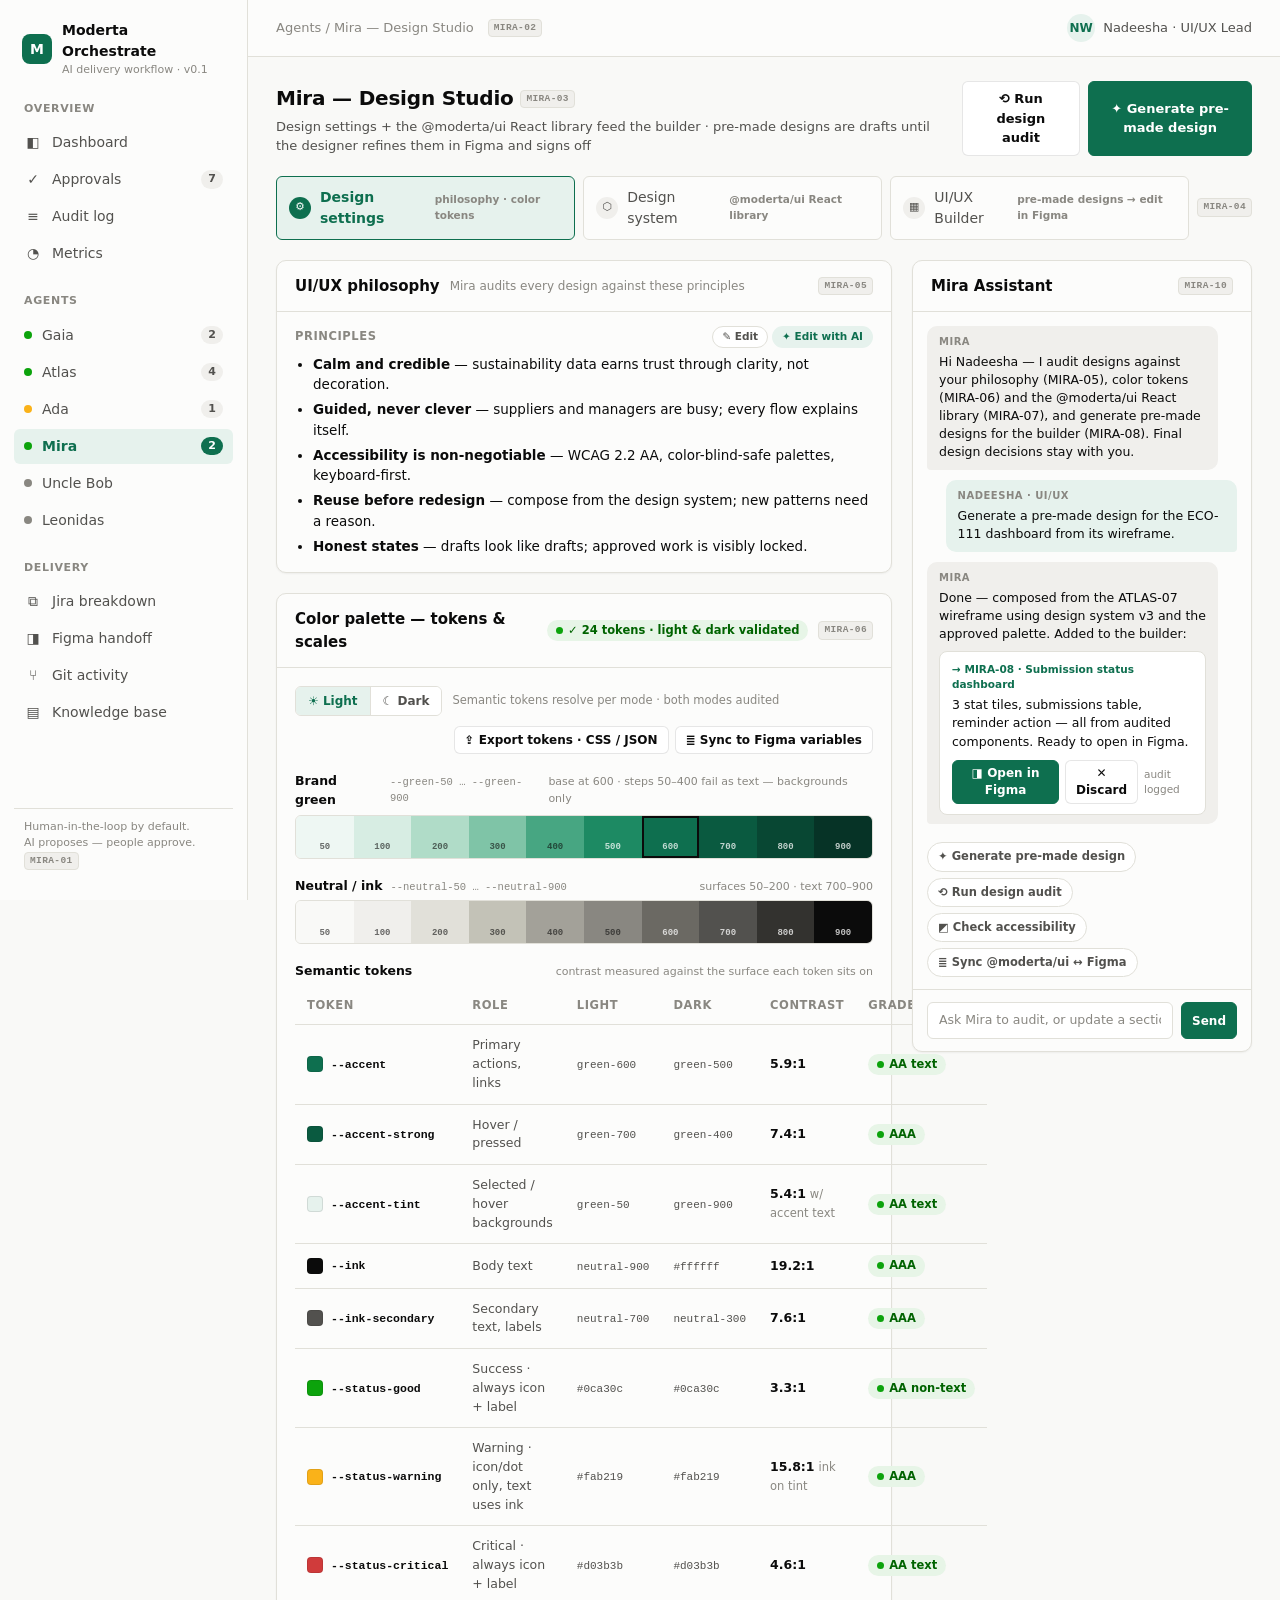
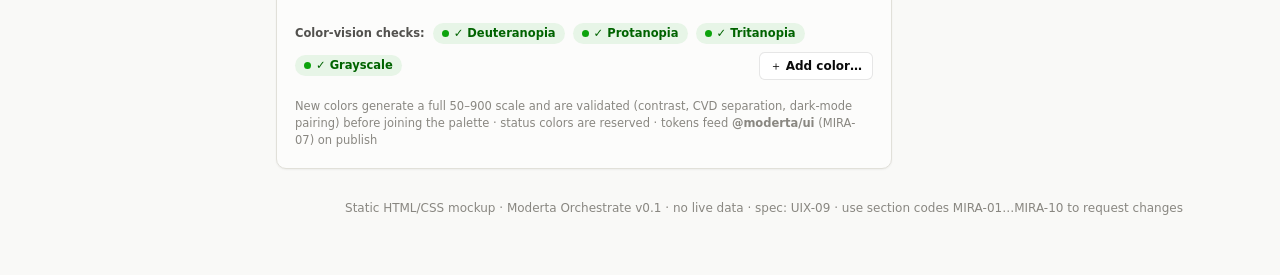
<file: ui-ux/Mira/mira.html>
<!DOCTYPE html>
<html lang="en">
<head>
<meta charset="UTF-8">
<meta name="viewport" content="width=device-width, initial-scale=1.0">
<title>Moderta Orchestrate — Mira Design Studio</title>
<link rel="stylesheet" href="styles.css">
</head>
<body>
<div class="shell">

  <!-- ================= Sidebar · MIRA-01 ================= -->
  <aside class="sidebar" id="MIRA-01">
    <div class="brand">
      <div class="brand-mark">M</div>
      <div>
        <div class="brand-name">Moderta Orchestrate</div>
        <div class="brand-sub">AI delivery workflow · v0.1</div>
      </div>
    </div>

    <nav class="nav-group" aria-label="Overview">
      <div class="nav-label">Overview</div>
      <a class="nav-item" href="../index.html">
        <span class="nav-icon">◧</span> Dashboard
      </a>
      <a class="nav-item" href="review.html">
        <span class="nav-icon">✓</span> Approvals
        <span class="nav-count">7</span>
      </a>
      <a class="nav-item" href="audit-log.html">
        <span class="nav-icon">≡</span> Audit log
      </a>
      <a class="nav-item" href="metrics.html">
        <span class="nav-icon">◔</span> Metrics
      </a>
    </nav>

    <nav class="nav-group" aria-label="Agents">
      <div class="nav-label">Agents</div>
      <a class="nav-item" href="../Gaia/gaia.html">
        <span class="agent-dot" style="background: var(--status-good)"></span> Gaia
        <span class="nav-count">2</span>
      </a>
      <a class="nav-item" href="../Atlas/atlas.html">
        <span class="agent-dot" style="background: var(--status-good)"></span> Atlas
        <span class="nav-count">4</span>
      </a>
      <a class="nav-item" href="#ada">
        <span class="agent-dot" style="background: var(--status-warning)"></span> Ada
        <span class="nav-count">1</span>
      </a>
      <a class="nav-item active" href="mira.html">
        <span class="agent-dot" style="background: var(--status-good)"></span> Mira
        <span class="nav-count">2</span>
      </a>
      <a class="nav-item" href="../UncleBob/unclebob.html">
        <span class="agent-dot" style="background: var(--ink-muted)"></span> Uncle Bob
      </a>
      <a class="nav-item" href="#leonidas">
        <span class="agent-dot" style="background: var(--ink-muted)"></span> Leonidas
      </a>
    </nav>

    <nav class="nav-group" aria-label="Delivery">
      <div class="nav-label">Delivery</div>
      <a class="nav-item" href="jira-breakdown.html">
        <span class="nav-icon">⧉</span> Jira breakdown
      </a>
      <a class="nav-item" href="#figma">
        <span class="nav-icon">◨</span> Figma handoff
      </a>
      <a class="nav-item" href="#git">
        <span class="nav-icon">⑂</span> Git activity
      </a>
      <a class="nav-item" href="#docs">
        <span class="nav-icon">▤</span> Knowledge base
      </a>
    </nav>

    <div class="sidebar-foot">
      Human-in-the-loop by default.<br>
      AI proposes — people approve.<br>
      <span class="sec-tag">MIRA-01</span>
    </div>
  </aside>

  <!-- ================= Main ================= -->
  <div class="main">

    <header class="topbar" id="MIRA-02">
      <span class="crumb">Agents / Mira — Design Studio</span>
      <span class="sec-tag">MIRA-02</span>
      <div class="spacer"></div>
      <div class="user-chip">
        <div class="avatar">NW</div>
        <span>Nadeesha · UI/UX Lead</span>
      </div>
    </header>

    <main class="content">

      <div class="page-head" id="MIRA-03">
        <div>
          <h1>Mira — Design Studio <span class="sec-tag">MIRA-03</span></h1>
          <p class="sub">Design settings + the @moderta/ui React library feed the builder · pre-made designs are drafts until the designer refines them in Figma and signs off</p>
        </div>
        <div class="actions">
          <button class="btn">⟲ Run design audit</button>
          <button class="btn primary">✦ Generate pre-made design</button>
        </div>
      </div>

      <!-- Tabs · MIRA-04 -->
      <div class="steps" id="MIRA-04" aria-label="Studio sections">
        <button type="button" class="step active" data-targets="MIRA-05,MIRA-06">
          <span class="step-num">⚙</span> Design settings
          <span class="step-state">philosophy · color tokens</span>
        </button>
        <button type="button" class="step" data-targets="MIRA-07">
          <span class="step-num">⬡</span> Design system
          <span class="step-state">@moderta/ui React library</span>
        </button>
        <button type="button" class="step" data-targets="MIRA-08,MIRA-09">
          <span class="step-num">▦</span> UI/UX Builder
          <span class="step-state">pre-made designs → edit in Figma</span>
        </button>
        <span class="sec-tag" style="align-self: center">MIRA-04</span>
      </div>

      <div class="workspace">
        <div class="stack">

          <!-- ============ SETTINGS · Design philosophy · MIRA-05 ============ -->
          <section class="card" id="MIRA-05">
            <div class="card-head">
              <h2>UI/UX philosophy</h2>
              <span class="hint">Mira audits every design against these principles</span>
              <span class="sec-tag push">MIRA-05</span>
            </div>
            <div class="note-section" style="padding-bottom: 16px;">
              <h3>Principles
                <span class="sec-actions">
                  <button class="sec-btn" title="Edit as text">✎ Edit</button>
                  <button class="sec-btn ai" title="Opens Mira Assistant chat targeting MIRA-05">✦ Edit with AI</button>
                </span>
              </h3>
              <ul>
                <li><strong>Calm and credible</strong> — sustainability data earns trust through clarity, not decoration.</li>
                <li><strong>Guided, never clever</strong> — suppliers and managers are busy; every flow explains itself.</li>
                <li><strong>Accessibility is non-negotiable</strong> — WCAG 2.2 AA, color-blind-safe palettes, keyboard-first.</li>
                <li><strong>Reuse before redesign</strong> — compose from the design system; new patterns need a reason.</li>
                <li><strong>Honest states</strong> — drafts look like drafts; approved work is visibly locked.</li>
              </ul>
            </div>
          </section>

          <!-- ============ SETTINGS · Color palette · MIRA-06 ============ -->
          <section class="card" id="MIRA-06">
            <div class="card-head">
              <h2>Color palette — tokens &amp; scales</h2>
              <span class="pill good"><span class="dot"></span>✓ 24 tokens · light &amp; dark validated</span>
              <span class="sec-tag push">MIRA-06</span>
            </div>
            <div class="card-body" style="display: flex; flex-direction: column; gap: 18px;">

              <div class="palette-toolbar">
                <div class="seg" role="group" aria-label="Color mode">
                  <button type="button" class="active">☀ Light</button>
                  <button type="button">☾ Dark</button>
                </div>
                <span class="palette-note">Semantic tokens resolve per mode · both modes audited</span>
                <span class="push">
                  <button class="btn small">⇪ Export tokens · CSS / JSON</button>
                  <button class="btn small">≣ Sync to Figma variables</button>
                </span>
              </div>

              <!-- Color scales -->
              <div class="ramp">
                <div class="ramp-head">
                  <span class="ramp-name">Brand green</span>
                  <span class="ramp-var">--green-50 … --green-900</span>
                  <span class="ramp-note">base at 600 · steps 50–400 fail as text — backgrounds only</span>
                </div>
                <div class="ramp-steps">
                  <div class="ramp-step" style="background: #eef7f3">50</div>
                  <div class="ramp-step" style="background: #d7ede3">100</div>
                  <div class="ramp-step" style="background: #b0dcc8">200</div>
                  <div class="ramp-step" style="background: #7fc4a7">300</div>
                  <div class="ramp-step" style="background: #47a682">400</div>
                  <div class="ramp-step on-dark" style="background: #1d8a63">500</div>
                  <div class="ramp-step on-dark base" style="background: #0e6f4f" title="Base · --accent">600</div>
                  <div class="ramp-step on-dark" style="background: #0a5a40">700</div>
                  <div class="ramp-step on-dark" style="background: #084733">800</div>
                  <div class="ramp-step on-dark" style="background: #063326">900</div>
                </div>
              </div>

              <div class="ramp">
                <div class="ramp-head">
                  <span class="ramp-name">Neutral / ink</span>
                  <span class="ramp-var">--neutral-50 … --neutral-900</span>
                  <span class="ramp-note">surfaces 50–200 · text 700–900</span>
                </div>
                <div class="ramp-steps">
                  <div class="ramp-step" style="background: #f9f9f7">50</div>
                  <div class="ramp-step" style="background: #f0efec">100</div>
                  <div class="ramp-step" style="background: #e1e0d9">200</div>
                  <div class="ramp-step" style="background: #c3c2b7">300</div>
                  <div class="ramp-step" style="background: #a3a199">400</div>
                  <div class="ramp-step" style="background: #898781">500</div>
                  <div class="ramp-step on-dark" style="background: #6b6963">600</div>
                  <div class="ramp-step on-dark" style="background: #52514e">700</div>
                  <div class="ramp-step on-dark" style="background: #33322f">800</div>
                  <div class="ramp-step on-dark" style="background: #0b0b0b">900</div>
                </div>
              </div>

              <!-- Semantic tokens -->
              <div>
                <div class="ramp-head" style="margin-bottom: 6px;">
                  <span class="ramp-name">Semantic tokens</span>
                  <span class="ramp-note">contrast measured against the surface each token sits on</span>
                </div>
                <table class="data tokens">
                  <thead>
                    <tr>
                      <th>Token</th><th>Role</th><th>Light</th><th>Dark</th><th>Contrast</th><th>Grade</th>
                    </tr>
                  </thead>
                  <tbody>
                    <tr>
                      <td><span class="token-cell"><span class="token-chip" style="background: #0e6f4f"></span><span class="token-name">--accent</span></span></td>
                      <td class="role">Primary actions, links</td>
                      <td><span class="token-hex">green-600</span></td>
                      <td><span class="token-hex">green-500</span></td>
                      <td><span class="contrast-num">5.9:1</span></td>
                      <td><span class="pill good"><span class="dot"></span>AA text</span></td>
                    </tr>
                    <tr>
                      <td><span class="token-cell"><span class="token-chip" style="background: #0a5a40"></span><span class="token-name">--accent-strong</span></span></td>
                      <td class="role">Hover / pressed</td>
                      <td><span class="token-hex">green-700</span></td>
                      <td><span class="token-hex">green-400</span></td>
                      <td><span class="contrast-num">7.4:1</span></td>
                      <td><span class="pill good"><span class="dot"></span>AAA</span></td>
                    </tr>
                    <tr>
                      <td><span class="token-cell"><span class="token-chip" style="background: #e6f2ed"></span><span class="token-name">--accent-tint</span></span></td>
                      <td class="role">Selected / hover backgrounds</td>
                      <td><span class="token-hex">green-50</span></td>
                      <td><span class="token-hex">green-900</span></td>
                      <td><span class="contrast-num">5.4:1</span> <span class="palette-note">w/ accent text</span></td>
                      <td><span class="pill good"><span class="dot"></span>AA text</span></td>
                    </tr>
                    <tr>
                      <td><span class="token-cell"><span class="token-chip" style="background: #0b0b0b"></span><span class="token-name">--ink</span></span></td>
                      <td class="role">Body text</td>
                      <td><span class="token-hex">neutral-900</span></td>
                      <td><span class="token-hex">#ffffff</span></td>
                      <td><span class="contrast-num">19.2:1</span></td>
                      <td><span class="pill good"><span class="dot"></span>AAA</span></td>
                    </tr>
                    <tr>
                      <td><span class="token-cell"><span class="token-chip" style="background: #52514e"></span><span class="token-name">--ink-secondary</span></span></td>
                      <td class="role">Secondary text, labels</td>
                      <td><span class="token-hex">neutral-700</span></td>
                      <td><span class="token-hex">neutral-300</span></td>
                      <td><span class="contrast-num">7.6:1</span></td>
                      <td><span class="pill good"><span class="dot"></span>AAA</span></td>
                    </tr>
                    <tr>
                      <td><span class="token-cell"><span class="token-chip" style="background: #0ca30c"></span><span class="token-name">--status-good</span></span></td>
                      <td class="role">Success · always icon + label</td>
                      <td><span class="token-hex">#0ca30c</span></td>
                      <td><span class="token-hex">#0ca30c</span></td>
                      <td><span class="contrast-num">3.3:1</span></td>
                      <td><span class="pill good"><span class="dot"></span>AA non-text</span></td>
                    </tr>
                    <tr>
                      <td><span class="token-cell"><span class="token-chip" style="background: #fab219"></span><span class="token-name">--status-warning</span></span></td>
                      <td class="role">Warning · icon/dot only, text uses ink</td>
                      <td><span class="token-hex">#fab219</span></td>
                      <td><span class="token-hex">#fab219</span></td>
                      <td><span class="contrast-num">15.8:1</span> <span class="palette-note">ink on tint</span></td>
                      <td><span class="pill good"><span class="dot"></span>AAA</span></td>
                    </tr>
                    <tr>
                      <td><span class="token-cell"><span class="token-chip" style="background: #d03b3b"></span><span class="token-name">--status-critical</span></span></td>
                      <td class="role">Critical · always icon + label</td>
                      <td><span class="token-hex">#d03b3b</span></td>
                      <td><span class="token-hex">#d03b3b</span></td>
                      <td><span class="contrast-num">4.6:1</span></td>
                      <td><span class="pill good"><span class="dot"></span>AA text</span></td>
                    </tr>
                  </tbody>
                </table>
              </div>

              <!-- Validation + add -->
              <div class="cvd-row">
                <span class="cvd-label">Color-vision checks:</span>
                <span class="pill good"><span class="dot"></span>✓ Deuteranopia</span>
                <span class="pill good"><span class="dot"></span>✓ Protanopia</span>
                <span class="pill good"><span class="dot"></span>✓ Tritanopia</span>
                <span class="pill good"><span class="dot"></span>✓ Grayscale</span>
                <span class="push" style="margin-left: auto;"><button class="btn small">＋ Add color…</button></span>
              </div>
              <span class="palette-note">New colors generate a full 50–900 scale and are validated (contrast, CVD separation, dark-mode pairing) before joining the palette · status colors are reserved · tokens feed <strong>@moderta/ui</strong> (MIRA-07) on publish</span>
            </div>
          </section>

          <!-- ============ DESIGN SYSTEM · @moderta/ui React library · MIRA-07 ============ -->
          <section class="card" id="MIRA-07">
            <div class="card-head">
              <h2>Design system — <code>@moderta/ui</code> React library</h2>
              <span class="pill accent"><span class="dot"></span>v3.2.0 · published</span>
              <a class="more" href="#storybook">Open Storybook →</a>
              <span class="sec-tag">MIRA-07</span>
            </div>
            <div class="lib-meta-bar">
              <span class="code-snip">npm i @moderta/ui</span>
              <span>Common module shared across Moderta products · 28 components · consumes MIRA-06 tokens</span>
              <span class="pill good push"><span class="dot"></span>✓ Code ↔ Figma in sync · 2h ago</span>
            </div>
            <div class="list">
              <div class="comp-row">
                <span class="comp-thumb">▭</span>
                <div class="comp-main">
                  <div class="comp-name"><code>&lt;Button /&gt;</code> Buttons &amp; actions</div>
                  <div class="comp-meta">v3 · variants: primary, secondary, danger, ghost · props: size, loading, icon · used in 14 screens</div>
                </div>
                <span class="pill good"><span class="dot"></span>✓ Audited</span>
                <span class="comp-links"><a href="#storybook">Storybook</a><a href="#figma">Figma</a></span>
              </div>
              <div class="comp-row">
                <span class="comp-thumb">▤</span>
                <div class="comp-main">
                  <div class="comp-name"><code>&lt;TextField /&gt;</code> <code>&lt;Select /&gt;</code> <code>&lt;FileUpload /&gt;</code> Form fields</div>
                  <div class="comp-meta">v2 · validation, error &amp; helper states · props: label, required, hint · used in 9 screens</div>
                </div>
                <span class="pill good"><span class="dot"></span>✓ Audited</span>
                <span class="comp-links"><a href="#storybook">Storybook</a><a href="#figma">Figma</a></span>
              </div>
              <div class="comp-row">
                <span class="comp-thumb">▦</span>
                <div class="comp-main">
                  <div class="comp-name"><code>&lt;Card /&gt;</code> <code>&lt;ListRow /&gt;</code> <code>&lt;StatusPill /&gt;</code> <code>&lt;EmptyState /&gt;</code> Cards &amp; lists</div>
                  <div class="comp-meta">v4 · status pills always pair icon + label · used in 17 screens</div>
                </div>
                <span class="pill good"><span class="dot"></span>✓ Audited</span>
                <span class="comp-links"><a href="#storybook">Storybook</a><a href="#figma">Figma</a></span>
              </div>
              <div class="comp-row">
                <span class="comp-thumb">☰</span>
                <div class="comp-main">
                  <div class="comp-name"><code>&lt;AppShell /&gt;</code> <code>&lt;SideNav /&gt;</code> <code>&lt;Breadcrumb /&gt;</code> <code>&lt;Tabs /&gt;</code> Navigation</div>
                  <div class="comp-meta">v2 · keyboard-first focus order · used in 11 screens</div>
                </div>
                <span class="pill warning"><span class="dot"></span>⚠ Audit pending</span>
                <span class="comp-links"><a href="#storybook">Storybook</a><a href="#figma">Figma</a></span>
              </div>
              <div class="comp-row">
                <span class="comp-thumb">▥</span>
                <div class="comp-main">
                  <div class="comp-name"><code>&lt;DataTable /&gt;</code> Data table</div>
                  <div class="comp-meta">v1 · sortable header, row states, pagination · props: columns, onSort · used in 4 screens</div>
                </div>
                <span class="pill good"><span class="dot"></span>✓ Audited</span>
                <span class="comp-links"><a href="#storybook">Storybook</a><a href="#figma">Figma</a></span>
              </div>
            </div>
            <div class="kb-foot">
              The UI/UX Builder (MIRA-08) composes pre-made designs only from published <code>@moderta/ui</code> components — new patterns enter the library before they enter a design.
            </div>
          </section>

          <!-- ============ BUILDER · Pre-made designs · MIRA-08 ============ -->
          <section class="card" id="MIRA-08">
            <div class="card-head">
              <h2>UI/UX Builder — pre-made designs</h2>
              <span class="hint">composed from wireframes + design settings · designer refines in Figma</span>
              <span class="sec-tag push">MIRA-08</span>
            </div>
            <div class="card-body">
              <div class="design-grid">

                <div class="design-card">
                  <div class="design-prev">
                    <div class="mini-ui" role="img" aria-label="Preview of supplier intake form design">
                      <div class="mini-top"></div>
                      <div class="mini-body">
                        <div class="wf line heading w40"></div>
                        <div class="wf-grid2">
                          <div class="wf input" style="height: 16px"></div>
                          <div class="wf input" style="height: 16px"></div>
                        </div>
                        <div class="wf box" style="height: 30px"></div>
                        <div class="mini-btn"></div>
                      </div>
                    </div>
                  </div>
                  <div class="design-info">
                    <div class="design-name">Supplier intake form</div>
                    <div class="design-meta">From <a href="../Atlas/atlas.html">REQ-031 · ATLAS-07 wireframe</a> + design system v3 · palette applied</div>
                  </div>
                  <div class="design-actions">
                    <button class="btn small primary">◨ Open in Figma to edit</button>
                    <button class="btn small">Preview</button>
                    <span class="pill warning" style="margin-left: auto"><span class="dot"></span>⚠ In edit</span>
                  </div>
                </div>

                <div class="design-card">
                  <div class="design-prev">
                    <div class="mini-ui" role="img" aria-label="Preview of submission status dashboard design">
                      <div class="mini-top"></div>
                      <div class="mini-body">
                        <div class="wf line heading w40"></div>
                        <div class="wf-row">
                          <div class="wf box" style="height: 22px"></div>
                          <div class="wf box" style="height: 22px"></div>
                          <div class="wf box" style="height: 22px"></div>
                        </div>
                        <div class="wf box" style="height: 34px"></div>
                      </div>
                    </div>
                  </div>
                  <div class="design-info">
                    <div class="design-name">Submission status dashboard</div>
                    <div class="design-meta">From <a href="../Atlas/task-review.html">ECO-111</a> · design system v3 · palette applied</div>
                  </div>
                  <div class="design-actions">
                    <button class="btn small primary">◨ Open in Figma to edit</button>
                    <button class="btn small">Preview</button>
                    <span class="pill good" style="margin-left: auto"><span class="dot"></span>✓ Signed off</span>
                  </div>
                </div>

              </div>
              <p class="wf-caption" style="margin-top: 12px;">Pre-made designs are drafts — the designer owns the final design; sign-off happens after Figma editing and Mira audit</p>
            </div>
          </section>

          <!-- ============ BUILDER · Design audit · MIRA-09 ============ -->
          <section class="card" id="MIRA-09">
            <div class="card-head">
              <h2>Mira design audit — Supplier intake form</h2>
              <span class="pill warning"><span class="dot"></span>⚠ 2 issues · 1 pass</span>
              <a class="more" href="#">⟲ Re-run audit</a>
              <span class="sec-tag">MIRA-09</span>
            </div>
            <div class="list">
              <div class="list-row">
                <span class="pill serious"><span class="dot"></span>⚠ Serious</span>
                <div class="row-main">
                  <div class="row-title">Submit button contrast 2.8:1 on green tint background — below the 4.5:1 minimum</div>
                  <div class="row-meta">Against MIRA-06 palette rules · component: Buttons v3 · frame 12</div>
                </div>
                <a class="btn small" href="#">View in Figma</a>
              </div>
              <div class="list-row">
                <span class="pill warning"><span class="dot"></span>⚠ Minor</span>
                <div class="row-main">
                  <div class="row-title">Field spacing 12px — design system Form fields v2 specifies 16px</div>
                  <div class="row-meta">Against MIRA-07 · frames 4, 7</div>
                </div>
                <a class="btn small" href="#">View in Figma</a>
              </div>
              <div class="list-row">
                <span class="pill good"><span class="dot"></span>✓ Pass</span>
                <div class="row-main">
                  <div class="row-title">Keyboard order, focus states, and touch targets meet WCAG 2.2 AA</div>
                  <div class="row-meta">Against MIRA-05 accessibility principle</div>
                </div>
              </div>
            </div>
            <div class="kb-foot">
              Audit comments are suggestions — the UI/UX lead decides what to change and owns design sign-off (SEC-09).
            </div>
          </section>

        </div>

        <!-- ===== Mira Assistant · MIRA-10 ===== -->
        <section class="card" id="MIRA-10">
          <div class="card-head">
            <h2>Mira Assistant</h2>
            <span class="sec-tag push">MIRA-10</span>
          </div>
          <div class="chat-body">
            <div class="msg ai">
              <div class="msg-who">Mira</div>
              Hi Nadeesha — I audit designs against your philosophy (MIRA-05), color tokens (MIRA-06) and the
              @moderta/ui React library (MIRA-07), and generate pre-made designs for the builder (MIRA-08).
              Final design decisions stay with you.
            </div>
            <div class="msg user">
              <div class="msg-who">Nadeesha · UI/UX</div>
              Generate a pre-made design for the ECO-111 dashboard from its wireframe.
            </div>
            <div class="msg ai">
              <div class="msg-who">Mira</div>
              Done — composed from the ATLAS-07 wireframe using design system v3 and the approved palette.
              Added to the builder:
              <div class="suggest">
                <div class="suggest-target">→ MIRA-08 · Submission status dashboard</div>
                <div class="suggest-text">3 stat tiles, submissions table, reminder action — all from audited components. Ready to open in Figma.</div>
                <div class="suggest-actions">
                  <button class="btn small primary">◨ Open in Figma</button>
                  <button class="btn small">✕ Discard</button>
                  <span class="suggest-note">audit logged</span>
                </div>
              </div>
            </div>
          </div>
          <div class="tool-chips" aria-label="Mira tools">
            <button class="tool-chip">✦ Generate pre-made design</button>
            <button class="tool-chip">⟲ Run design audit</button>
            <button class="tool-chip">◩ Check accessibility</button>
            <button class="tool-chip">≣ Sync @moderta/ui ↔ Figma</button>
          </div>
          <div class="chat-composer">
            <input type="text" placeholder="Ask Mira to audit, or update a section (e.g. MIRA-06)…" aria-label="Message Mira">
            <button class="btn primary small">Send</button>
          </div>
        </section>

      </div>

      <p class="mock-note">Static HTML/CSS mockup · Moderta Orchestrate v0.1 · no live data · spec: UIX-09 · use section codes MIRA-01…MIRA-10 to request changes</p>

    </main>
  </div>
</div>
<script>
// MIRA-04 tabs: "Design settings" shows MIRA-05/06/07, "UI/UX Builder" shows MIRA-08/09.
// The Mira Assistant (MIRA-10) stays visible in both.
(function () {
  var tabs = document.querySelectorAll('.step[data-targets]');
  var all = [];
  tabs.forEach(function (t) { all = all.concat(t.dataset.targets.split(',')); });

  function select(tab) {
    tabs.forEach(function (t) { t.classList.toggle('active', t === tab); });
    var show = tab.dataset.targets.split(',');
    all.forEach(function (id) {
      var sec = document.getElementById(id);
      if (sec) sec.style.display = show.indexOf(id) >= 0 ? '' : 'none';
    });
  }

  tabs.forEach(function (tab) {
    tab.addEventListener('click', function () { select(tab); });
  });

  var initial = document.querySelector('.step.active[data-targets]');
  if (initial) select(initial);
})();
</script>
</body>
</html>
</file>
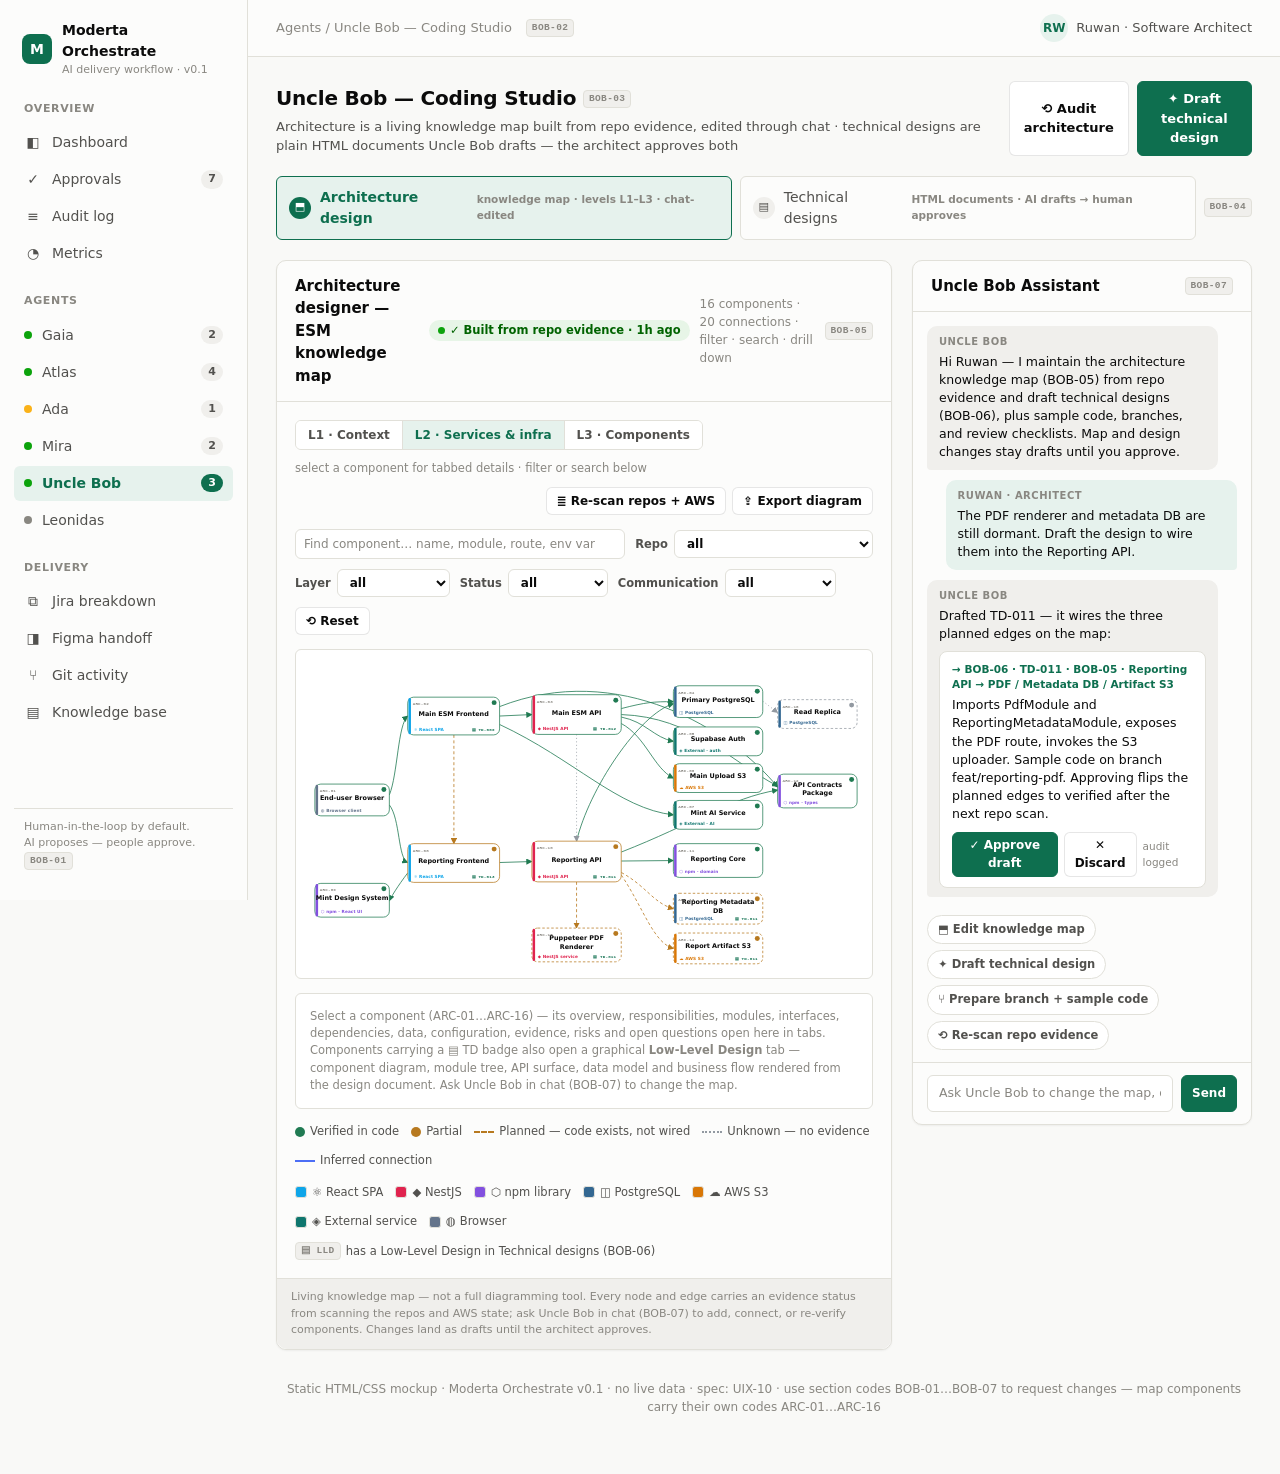
<file: ui-ux/UncleBob/unclebob.html>
<!DOCTYPE html>
<html lang="en">
<head>
<meta charset="UTF-8">
<meta name="viewport" content="width=device-width, initial-scale=1.0">
<title>Moderta Orchestrate — Uncle Bob Coding Studio</title>
<link rel="stylesheet" href="styles.css">
</head>
<body>
<div class="shell">

  <!-- ================= Sidebar · BOB-01 ================= -->
  <aside class="sidebar" id="BOB-01">
    <div class="brand">
      <div class="brand-mark">M</div>
      <div>
        <div class="brand-name">Moderta Orchestrate</div>
        <div class="brand-sub">AI delivery workflow · v0.1</div>
      </div>
    </div>

    <nav class="nav-group" aria-label="Overview">
      <div class="nav-label">Overview</div>
      <a class="nav-item" href="../index.html">
        <span class="nav-icon">◧</span> Dashboard
      </a>
      <a class="nav-item" href="review.html">
        <span class="nav-icon">✓</span> Approvals
        <span class="nav-count">7</span>
      </a>
      <a class="nav-item" href="audit-log.html">
        <span class="nav-icon">≡</span> Audit log
      </a>
      <a class="nav-item" href="metrics.html">
        <span class="nav-icon">◔</span> Metrics
      </a>
    </nav>

    <nav class="nav-group" aria-label="Agents">
      <div class="nav-label">Agents</div>
      <a class="nav-item" href="../Gaia/gaia.html">
        <span class="agent-dot" style="background: var(--status-good)"></span> Gaia
        <span class="nav-count">2</span>
      </a>
      <a class="nav-item" href="../Atlas/atlas.html">
        <span class="agent-dot" style="background: var(--status-good)"></span> Atlas
        <span class="nav-count">4</span>
      </a>
      <a class="nav-item" href="#ada">
        <span class="agent-dot" style="background: var(--status-warning)"></span> Ada
        <span class="nav-count">1</span>
      </a>
      <a class="nav-item" href="../Mira/mira.html">
        <span class="agent-dot" style="background: var(--status-good)"></span> Mira
        <span class="nav-count">2</span>
      </a>
      <a class="nav-item active" href="unclebob.html">
        <span class="agent-dot" style="background: var(--status-good)"></span> Uncle Bob
        <span class="nav-count">3</span>
      </a>
      <a class="nav-item" href="#leonidas">
        <span class="agent-dot" style="background: var(--ink-muted)"></span> Leonidas
      </a>
    </nav>

    <nav class="nav-group" aria-label="Delivery">
      <div class="nav-label">Delivery</div>
      <a class="nav-item" href="jira-breakdown.html">
        <span class="nav-icon">⧉</span> Jira breakdown
      </a>
      <a class="nav-item" href="#figma">
        <span class="nav-icon">◨</span> Figma handoff
      </a>
      <a class="nav-item" href="#git">
        <span class="nav-icon">⑂</span> Git activity
      </a>
      <a class="nav-item" href="#docs">
        <span class="nav-icon">▤</span> Knowledge base
      </a>
    </nav>

    <div class="sidebar-foot">
      Human-in-the-loop by default.<br>
      AI proposes — people approve.<br>
      <span class="sec-tag">BOB-01</span>
    </div>
  </aside>

  <!-- ================= Main ================= -->
  <div class="main">

    <header class="topbar" id="BOB-02">
      <span class="crumb">Agents / Uncle Bob — Coding Studio</span>
      <span class="sec-tag">BOB-02</span>
      <div class="spacer"></div>
      <div class="user-chip">
        <div class="avatar">RW</div>
        <span>Ruwan · Software Architect</span>
      </div>
    </header>

    <main class="content">

      <div class="page-head" id="BOB-03">
        <div>
          <h1>Uncle Bob — Coding Studio <span class="sec-tag">BOB-03</span></h1>
          <p class="sub">Architecture is a living knowledge map built from repo evidence, edited through chat · technical designs are plain HTML documents Uncle Bob drafts — the architect approves both</p>
        </div>
        <div class="actions">
          <button class="btn">⟲ Audit architecture</button>
          <button class="btn primary">✦ Draft technical design</button>
        </div>
      </div>

      <!-- Tabs · BOB-04 -->
      <div class="steps" id="BOB-04" aria-label="Studio sections">
        <button type="button" class="step active" data-targets="BOB-05">
          <span class="step-num">⬒</span> Architecture design
          <span class="step-state">knowledge map · levels L1–L3 · chat-edited</span>
        </button>
        <button type="button" class="step" data-targets="BOB-06">
          <span class="step-num">▤</span> Technical designs
          <span class="step-state">HTML documents · AI drafts → human approves</span>
        </button>
        <span class="sec-tag" style="align-self: center">BOB-04</span>
      </div>

      <div class="workspace">
        <div class="stack">

          <!-- ============ ARCHITECTURE · Knowledge map · BOB-05 ============ -->
          <section class="card" id="BOB-05">
            <div class="card-head">
              <h2>Architecture designer — ESM knowledge map</h2>
              <span class="pill good"><span class="dot"></span>✓ Built from repo evidence · 1h ago</span>
              <span class="hint">16 components · 20 connections · filter · search · drill down</span>
              <span class="sec-tag push">BOB-05</span>
            </div>
            <div class="card-body" style="display: flex; flex-direction: column; gap: 14px;">

              <div class="arch-toolbar">
                <div class="seg" role="group" aria-label="Architecture level">
                  <button type="button">L1 · Context</button>
                  <button type="button" class="active">L2 · Services &amp; infra</button>
                  <button type="button">L3 · Components</button>
                </div>
                <span class="arch-note">select a component for tabbed details · filter or search below</span>
                <span class="push">
                  <button class="btn small">≣ Re-scan repos + AWS</button>
                  <button class="btn small">⇪ Export diagram</button>
                </span>
              </div>

              <div class="map-filters" aria-label="Knowledge map filters">
                <input type="search" id="map-search" class="map-search" placeholder="Find component… name, module, route, env var" aria-label="Search components">
                <label>Repo
                  <select id="filter-repo">
                    <option value="all">all</option>
                    <option value="esm-frontend">esm-frontend</option>
                    <option value="esm-api">esm-api</option>
                    <option value="esm-reporting-frontend">esm-reporting-frontend</option>
                    <option value="esm-reporting-api">esm-reporting-api</option>
                    <option value="esm-reporting-core">esm-reporting-core</option>
                    <option value="mint-design-system">mint-design-system</option>
                    <option value="external">external</option>
                  </select>
                </label>
                <label>Layer
                  <select id="filter-layer">
                    <option value="all">all</option>
                    <option value="experience">experience</option>
                    <option value="service">service</option>
                    <option value="shared">shared</option>
                    <option value="data">data</option>
                    <option value="external">external</option>
                  </select>
                </label>
                <label>Status
                  <select id="filter-status">
                    <option value="all">all</option>
                    <option value="verified">verified</option>
                    <option value="partial">partial</option>
                    <option value="planned">planned</option>
                    <option value="unknown">unknown</option>
                  </select>
                </label>
                <label>Communication
                  <select id="filter-comm">
                    <option value="all">all</option>
                    <option value="browser">browser</option>
                    <option value="rest">REST</option>
                    <option value="database">database</option>
                    <option value="package">package</option>
                    <option value="sdk">SDK</option>
                    <option value="service">service</option>
                    <option value="navigation">navigation</option>
                    <option value="replication">replication</option>
                  </select>
                </label>
                <button class="btn small" id="reset-map" type="button">⟲ Reset</button>
              </div>

              <div class="map-wrap">
                <svg id="knowledge-svg" viewBox="0 0 1160 660" role="img" aria-labelledby="map-title map-desc">
    <title id="map-title">Interactive ESM architecture knowledge map</title><desc id="map-desc">Select a component to highlight its direct incoming and outgoing connections and open implementation details.</desc>
    <defs>
      <marker id="arrow-verified" markerWidth="8" markerHeight="8" refX="7" refY="4" orient="auto"><path d="M0,0 L8,4 L0,8 z" fill="#207a52"></path></marker>
      <marker id="arrow-inferred" markerWidth="8" markerHeight="8" refX="7" refY="4" orient="auto"><path d="M0,0 L8,4 L0,8 z" fill="#4c6ef5"></path></marker>
      <marker id="arrow-planned" markerWidth="8" markerHeight="8" refX="7" refY="4" orient="auto"><path d="M0,0 L8,4 L0,8 z" fill="#b7791f"></path></marker>
      <marker id="arrow-unknown" markerWidth="8" markerHeight="8" refX="7" refY="4" orient="auto"><path d="M0,0 L8,4 L0,8 z" fill="#9299a1"></path></marker>
    </defs>
    <g class="edge-layer"><path class="map-edge edge-verified" data-source="browser" data-dest="main-frontend" data-status="verified" data-comm="browser" d="M188 292 C205 250 205 150 225 133" marker-end="url(#arrow-verified)"><title>End-user Browser → Main ESM Frontend: Opens SPA [verified]</title></path><path class="map-edge edge-verified" data-source="browser" data-dest="reporting-frontend" data-status="verified" data-comm="browser" d="M188 312 C210 340 205 420 225 428" marker-end="url(#arrow-verified)"><title>End-user Browser → Reporting Frontend: Opens standalone report SPA [verified]</title></path><path class="map-edge edge-verified" data-source="main-frontend" data-dest="main-api" data-status="verified" data-comm="rest" d="M410 133 L475 130" marker-end="url(#arrow-verified)"><title>Main ESM Frontend → Main ESM API: RTK Query REST + bearer token [verified]</title></path><path class="map-edge edge-verified" data-source="main-api" data-dest="primary-db" data-status="verified" data-comm="database" d="M655 118 C705 105 720 104 760 104" marker-end="url(#arrow-verified)"><title>Main ESM API → Primary PostgreSQL: Sequelize/PostgreSQL [verified]</title></path><path class="map-edge edge-verified" data-source="main-api" data-dest="supabase" data-status="verified" data-comm="sdk" d="M655 135 C705 145 720 176 760 184" marker-end="url(#arrow-verified)"><title>Main ESM API → Supabase Auth: Supabase auth SDK [verified]</title></path><path class="map-edge edge-verified" data-source="main-api" data-dest="uploads-s3" data-status="verified" data-comm="sdk" d="M655 148 C705 175 720 238 760 258" marker-end="url(#arrow-verified)"><title>Main ESM API → Main Upload S3: AWS SDK / presigned PUT [verified]</title></path><path class="map-edge edge-verified" data-source="main-frontend" data-dest="assistant" data-status="verified" data-comm="rest" d="M410 150 C560 220 650 320 760 332" marker-end="url(#arrow-verified)"><title>Main ESM Frontend → Mint AI Service: Assistant package endpoint [verified]</title></path><path class="map-edge edge-verified" data-source="main-frontend" data-dest="api-contracts" data-status="verified" data-comm="package" d="M410 114 C650 20 875 160 970 276" marker-end="url(#arrow-verified)"><title>Main ESM Frontend → API Contracts Package: NPM types [verified]</title></path><path class="map-edge edge-verified" data-source="main-api" data-dest="api-contracts" data-status="verified" data-comm="package" d="M655 130 C800 135 875 225 970 274" marker-end="url(#arrow-verified)"><title>Main ESM API → API Contracts Package: NPM contracts [verified]</title></path><path class="map-edge edge-verified" data-source="reporting-frontend" data-dest="reporting-api" data-status="verified" data-comm="rest" d="M410 428 L475 426" marker-end="url(#arrow-verified)"><title>Reporting Frontend → Reporting API: Stationary GET only [verified]</title></path><path class="map-edge edge-verified" data-source="reporting-frontend" data-dest="mint-ds" data-status="verified" data-comm="package" d="M225 449 C205 475 190 500 188 505" marker-end="url(#arrow-verified)"><title>Reporting Frontend → Mint Design System: React components + CSS [verified]</title></path><path class="map-edge edge-verified" data-source="reporting-api" data-dest="reporting-core" data-status="verified" data-comm="package" d="M655 425 L760 424" marker-end="url(#arrow-verified)"><title>Reporting API → Reporting Core: In-process calculation [verified]</title></path><path class="map-edge edge-verified" data-source="reporting-api" data-dest="api-contracts" data-status="verified" data-comm="package" d="M655 407 C800 350 875 298 970 282" marker-end="url(#arrow-verified)"><title>Reporting API → API Contracts Package: NPM contracts [verified]</title></path><path class="map-edge edge-verified" data-source="reporting-api" data-dest="primary-db" data-status="verified" data-comm="database" d="M565 385 C590 280 690 130 760 108" marker-end="url(#arrow-verified)"><title>Reporting API → Primary PostgreSQL: Direct Sequelize read [verified]</title></path><path class="map-edge edge-planned" data-source="reporting-api" data-dest="metadata-db" data-status="planned" data-comm="database" d="M655 448 C705 475 720 510 760 521" marker-end="url(#arrow-planned)"><title>Reporting API → Reporting Metadata DB: Provider exists; module not imported [planned]</title></path><path class="map-edge edge-planned" data-source="reporting-api" data-dest="artifact-s3" data-status="planned" data-comm="sdk" d="M655 453 C700 520 720 590 760 601" marker-end="url(#arrow-planned)"><title>Reporting API → Report Artifact S3: Uploader exists; not invoked [planned]</title></path><path class="map-edge edge-planned" data-source="reporting-api" data-dest="pdf" data-status="planned" data-comm="service" d="M565 467 L565 560" marker-end="url(#arrow-planned)"><title>Reporting API → Puppeteer PDF Renderer: Services exist; not exposed [planned]</title></path><path class="map-edge edge-unknown" data-source="primary-db" data-dest="read-replica" data-status="unknown" data-comm="replication" d="M940 103 L970 126" marker-end="url(#arrow-unknown)"><title>Primary PostgreSQL → Read Replica: No implementation evidence [unknown]</title></path><path class="map-edge edge-planned" data-source="main-frontend" data-dest="reporting-frontend" data-status="planned" data-comm="navigation" d="M318 171 L318 390" marker-end="url(#arrow-planned)"><title>Main ESM Frontend → Reporting Frontend: No route/link found [planned]</title></path><path class="map-edge edge-unknown" data-source="main-api" data-dest="reporting-api" data-status="unknown" data-comm="rest" d="M565 170 L565 385" marker-end="url(#arrow-unknown)"><title>Main ESM API → Reporting API: No client or route found [unknown]</title></path></g>
    <g class="node-layer"><g class="map-node node-verified" tabindex="0" role="button" aria-label="Open details for End-user Browser" data-id="browser" data-repo="external" data-layer="experience" data-status="verified" data-code="ARC-01" data-desc="End-user browser running the main ESM SPA or the standalone reporting SPA. Browser print is currently the only complete report export path." data-details="BrowserRouter routes in both SPAs | window.print + blob URL download helper | passes context via URL/query parameters" data-tech="client" data-tech-label="◍ Browser client" data-search="end-user browser runs the main esm spa or the standalone reporting spa. browser print is the only complete report export path. browserrouter window.print blob url download helper main frontend routes reporting frontend routes url/query parameters"><rect x="38" y="270" width="150" height="64" rx="12"></rect><rect class="tech-bar tech-client" x="39.5" y="271.5" width="5" height="61" rx="2.5"></rect><text class="node-tech tech-client" x="50" y="326">◍ Browser client</text><text class="node-code" x="48" y="286">ARC-01</text><text x="113.0" y="302.0" text-anchor="middle"><tspan x="113.0" dy="0">End-user Browser</tspan></text><circle class="status-dot" cx="177" cy="281" r="5"></circle></g><g class="map-node node-verified" tabindex="0" role="button" aria-label="Open details for Main ESM Frontend" data-id="main-frontend" data-repo="esm-frontend" data-layer="experience" data-status="verified" data-code="ARC-02" data-desc="React/Vite SPA for projects, carbon scopes, analytics, energy, product carbon and water footprint." data-details="routes/sections.tsx · auth/context · utils/api | MUI theme · organization-carbon-analytics | Mint AI assistant embedded via package | env: VITE_API_END_POINT, VITE_ASSISTANT_API_END_POINT" data-tech="react" data-tech-label="⚛ React SPA" data-lld="TD-009" data-search="main esm frontend react/vite spa for projects, carbon scopes, analytics, energy, product carbon and water footprint. routes/sections.tsx auth/context utils/api organization-carbon-analytics mui theme /dashboard/* vite_api_end_point mint ai assistant endpoint vite_api_end_point vite_assistant_api_end_point"><rect x="225" y="95" width="185" height="76" rx="12"></rect><rect class="tech-bar tech-react" x="226.5" y="96.5" width="5" height="73" rx="2.5"></rect><text class="node-tech tech-react" x="237" y="163">⚛ React SPA</text><text class="node-lld" x="400" y="163" text-anchor="end">▤ TD-009</text><text class="node-code" x="235" y="111">ARC-02</text><text x="317.5" y="133.0" text-anchor="middle"><tspan x="317.5" dy="0">Main ESM Frontend</tspan></text><circle class="status-dot" cx="399" cy="106" r="5"></circle></g><g class="map-node node-verified" tabindex="0" role="button" aria-label="Open details for Main ESM API" data-id="main-api" data-repo="esm-api" data-layer="service" data-status="verified" data-code="ARC-03" data-desc="NestJS system-of-record API with project-scoped carbon, energy, water, users and company functionality." data-details="routes: /auth/*, /projects/:projectId/*, /upload/* | Swagger at /api | env: DB_*, SUPABASE_*, AWS_*, CORS_ORIGIN, PORT" data-tech="nest" data-tech-label="◆ NestJS API" data-lld="TD-012" data-search="main esm api nestjs system-of-record api with project-scoped carbon, energy, water, users and company functionality. auth users companies projects scope 1/2/3 emissions summary product carbon organization energy water footprint upload swagger /api /auth/* /projects/:projectid/* /upload/* db_* supabase_* aws_* cors_origin port"><rect x="475" y="90" width="180" height="80" rx="12"></rect><rect class="tech-bar tech-nest" x="476.5" y="91.5" width="5" height="77" rx="2.5"></rect><text class="node-tech tech-nest" x="487" y="162">◆ NestJS API</text><text class="node-lld" x="645" y="162" text-anchor="end">▤ TD-012</text><text class="node-code" x="485" y="106">ARC-03</text><text x="565.0" y="130.0" text-anchor="middle"><tspan x="565.0" dy="0">Main ESM API</tspan></text><circle class="status-dot" cx="644" cy="101" r="5"></circle></g><g class="map-node node-verified" tabindex="0" role="button" aria-label="Open details for Primary PostgreSQL" data-id="primary-db" data-repo="esm-api" data-layer="data" data-status="verified" data-code="ARC-04" data-desc="Sequelize-backed operational PostgreSQL database for the main ESM API." data-details="Sequelize models · PostgreSQL protocol | env: DB_HOST, DB_PORT, DB_USERNAME/DB_USER, DB_PASSWORD, DB_NAME" data-tech="db" data-tech-label="◫ PostgreSQL" data-search="primary postgresql sequelize-backed operational database for the main esm api. sequelize models postgresql protocol db_host db_port db_username/db_user db_password db_name"><rect x="760" y="72" width="180" height="64" rx="12"></rect><rect class="tech-bar tech-db" x="761.5" y="73.5" width="5" height="61" rx="2.5"></rect><text class="node-tech tech-db" x="772" y="128">◫ PostgreSQL</text><text class="node-code" x="770" y="88">ARC-04</text><text x="850.0" y="104.0" text-anchor="middle"><tspan x="850.0" dy="0">Primary PostgreSQL</tspan></text><circle class="status-dot" cx="929" cy="83" r="5"></circle></g><g class="map-node node-verified" tabindex="0" role="button" aria-label="Open details for Supabase Auth" data-id="supabase" data-repo="external" data-layer="external" data-status="verified" data-code="ARC-05" data-desc="External identity provider used by the main ESM API." data-details="SupabaseService · SupabaseAuthGuard · Supabase JS SDK | env: SUPABASE_URL, SUPABASE_ANON_KEY, SUPABASE_SERVICE_ROLE_KEY" data-tech="ext" data-tech-label="◈ External · auth" data-search="supabase auth external identity provider used by the main esm api. supabaseservice supabaseauthguard supabase js sdk supabase_url supabase_anon_key supabase_service_role_key"><rect x="760" y="155" width="180" height="58" rx="12"></rect><rect class="tech-bar tech-ext" x="761.5" y="156.5" width="5" height="55" rx="2.5"></rect><text class="node-tech tech-ext" x="772" y="205">◈ External · auth</text><text class="node-code" x="770" y="171">ARC-05</text><text x="850.0" y="184.0" text-anchor="middle"><tspan x="850.0" dy="0">Supabase Auth</tspan></text><circle class="status-dot" cx="929" cy="166" r="5"></circle></g><g class="map-node node-verified" tabindex="0" role="button" aria-label="Open details for Main Upload S3" data-id="uploads-s3" data-repo="external" data-layer="external" data-status="verified" data-code="ARC-06" data-desc="S3 bucket used by the main API file upload and presigned URL flows." data-details="UploadService · AWS SDK PutObject · presigned PUT URL | env: AWS_REGION, AWS_ACCESS_KEY_ID, AWS_SECRET_ACCESS_KEY, AWS_BUCKET/AWS_S3_BUCKET" data-tech="aws" data-tech-label="☁ AWS S3" data-search="main upload s3 s3 bucket used by main api file upload and presigned url flows. uploadservice aws sdk putobject presigned put url aws_region aws_access_key_id aws_secret_access_key aws_bucket/aws_s3_bucket"><rect x="760" y="229" width="180" height="58" rx="12"></rect><rect class="tech-bar tech-aws" x="761.5" y="230.5" width="5" height="55" rx="2.5"></rect><text class="node-tech tech-aws" x="772" y="279">☁ AWS S3</text><text class="node-code" x="770" y="245">ARC-06</text><text x="850.0" y="258.0" text-anchor="middle"><tspan x="850.0" dy="0">Main Upload S3</tspan></text><circle class="status-dot" cx="929" cy="240" r="5"></circle></g><g class="map-node node-verified" tabindex="0" role="button" aria-label="Open details for Mint AI Service" data-id="assistant" data-repo="external" data-layer="external" data-status="verified" data-code="ARC-07" data-desc="External assistant API consumed by the main frontend through @moderta/mint-ai-assistant." data-details="MintAiAssistant component | HTTP endpoint supplied to the package | env: VITE_ASSISTANT_API_END_POINT" data-tech="ext" data-tech-label="◈ External · AI" data-search="mint ai service external assistant api consumed by the main frontend through @moderta/mint-ai-assistant. mintaiassistant http endpoint supplied to package vite_assistant_api_end_point"><rect x="760" y="303" width="180" height="58" rx="12"></rect><rect class="tech-bar tech-ext" x="761.5" y="304.5" width="5" height="55" rx="2.5"></rect><text class="node-tech tech-ext" x="772" y="353">◈ External · AI</text><text class="node-code" x="770" y="319">ARC-07</text><text x="850.0" y="332.0" text-anchor="middle"><tspan x="850.0" dy="0">Mint AI Service</tspan></text><circle class="status-dot" cx="929" cy="314" r="5"></circle></g><g class="map-node node-partial" tabindex="0" role="button" aria-label="Open details for Reporting Frontend" data-id="reporting-frontend" data-repo="esm-reporting-frontend" data-layer="experience" data-status="partial" data-code="ARC-08" data-desc="Standalone React report setup/document SPA. The full report defaults to mock data; only the stationary breakdown calls the reporting API." data-details="ReportSetupPage · ReportDocumentPage · RTK Query endpoints | report pages + print CSS | routes: /reports/organization-carbon(/document) | env: VITE_REPORT_API_BASE_URL, VITE_REPORT_DATA_SOURCE, VITE_*_REPORT_PATH" data-tech="react" data-tech-label="⚛ React SPA" data-lld="TD-013" data-search="reporting frontend standalone react report setup/document spa. full report defaults to mock; stationary breakdown can call the reporting api. reportsetuppage reportdocumentpage rtk query endpoints report pages print css /reports/organization-carbon /reports/organization-carbon/document vite_report_api_base_url vite_report_data_source vite_*_report_path vite_scope1_stationary_breakdown_path td-013"><rect x="225" y="390" width="185" height="78" rx="12"></rect><rect class="tech-bar tech-react" x="226.5" y="391.5" width="5" height="75" rx="2.5"></rect><text class="node-tech tech-react" x="237" y="460">⚛ React SPA</text><text class="node-lld" x="400" y="460" text-anchor="end">▤ TD-013</text><text class="node-code" x="235" y="406">ARC-08</text><text x="317.5" y="429.0" text-anchor="middle"><tspan x="317.5" dy="0">Reporting Frontend</tspan></text><circle class="status-dot" cx="399" cy="401" r="5"></circle></g><g class="map-node node-verified" tabindex="0" role="button" aria-label="Open details for Mint Design System" data-id="mint-ds" data-repo="mint-design-system" data-layer="shared" data-status="verified" data-code="ARC-09" data-desc="React/Tailwind component package with explicit atomic design layers and report templates." data-details="tokens · atoms · molecules · organisms · templates | BrandProvider · Storybook | @moderta/mint-design-system · styles.css · theme.css" data-tech="npm" data-tech-label="⬡ npm · React UI" data-search="mint design system react/tailwind component package with explicit atomic design layers and report templates. tokens atoms molecules organisms templates brandprovider storybook @moderta/mint-design-system styles.css theme.css css custom properties"><rect x="38" y="470" width="150" height="68" rx="12"></rect><rect class="tech-bar tech-npm" x="39.5" y="471.5" width="5" height="65" rx="2.5"></rect><text class="node-tech tech-npm" x="50" y="530">⬡ npm · React UI</text><text class="node-code" x="48" y="486">ARC-09</text><text x="113.0" y="504.0" text-anchor="middle"><tspan x="113.0" dy="0">Mint Design System</tspan></text><circle class="status-dot" cx="177" cy="481" r="5"></circle></g><g class="map-node node-partial" tabindex="0" role="button" aria-label="Open details for Reporting API" data-id="reporting-api" data-repo="esm-reporting-api" data-layer="service" data-status="partial" data-code="ARC-10" data-desc="NestJS reporting service with one stationary breakdown route, a direct PostgreSQL read and in-process core calculation; metadata, S3 and PDF components are dormant." data-details="GET /reports/scope-1/stationary-breakdown | imported: ReportingModule, DatabaseModule | not imported: ReportingMetadataModule, PdfModule | env: DB_*, REPORTING_DB_*, REPORT_ARTIFACTS_S3_BUCKET, CORS_ORIGINS, PUPPETEER_EXECUTABLE_PATH" data-tech="nest" data-tech-label="◆ NestJS API" data-lld="TD-011" data-search="reporting api nestjs reporting service with one stationary breakdown route, direct postgresql read, core calculation, dormant metadata/s3/pdf components. reportingmodule databasemodule reportingmetadatamodule (not imported) pdfmodule (not imported) get /reports/scope-1/stationary-breakdown db_* reporting_db_* report_artifacts_s3_bucket cors_origins puppeteer_executable_path"><rect x="475" y="385" width="180" height="82" rx="12"></rect><rect class="tech-bar tech-nest" x="476.5" y="386.5" width="5" height="79" rx="2.5"></rect><text class="node-tech tech-nest" x="487" y="459">◆ NestJS API</text><text class="node-lld" x="645" y="459" text-anchor="end">▤ TD-011</text><text class="node-code" x="485" y="401">ARC-10</text><text x="565.0" y="426.0" text-anchor="middle"><tspan x="565.0" dy="0">Reporting API</tspan></text><circle class="status-dot" cx="644" cy="396" r="5"></circle></g><g class="map-node node-verified" tabindex="0" role="button" aria-label="Open details for Reporting Core" data-id="reporting-core" data-repo="esm-reporting-core" data-layer="shared" data-status="verified" data-code="ARC-11" data-desc="Framework-free domain and calculation package. It performs no HTTP, DB, rendering, auth or export." data-details="application/calculations · definitions · builders | domain · shared/result | @moderta/reporting-core package exports" data-tech="npm" data-tech-label="⬡ npm · domain" data-search="reporting core framework-free domain and calculation package. it performs no http, db, rendering, auth or export. application/calculations application/definitions application/builders domain shared/result @moderta/reporting-core package exports "><rect x="760" y="390" width="180" height="68" rx="12"></rect><rect class="tech-bar tech-npm" x="761.5" y="391.5" width="5" height="65" rx="2.5"></rect><text class="node-tech tech-npm" x="772" y="450">⬡ npm · domain</text><text class="node-code" x="770" y="406">ARC-11</text><text x="850.0" y="424.0" text-anchor="middle"><tspan x="850.0" dy="0">Reporting Core</tspan></text><circle class="status-dot" cx="929" cy="401" r="5"></circle></g><g class="map-node node-verified" tabindex="0" role="button" aria-label="Open details for API Contracts Package" data-id="api-contracts" data-repo="external" data-layer="shared" data-status="verified" data-code="ARC-12" data-desc="External @moderta/api-contracts package referenced by four supplied repositories; source is not included." data-details="npm package · consumed by both frontends and both APIs | source not supplied" data-tech="npm" data-tech-label="⬡ npm · types" data-search="api contracts package external @moderta/api-contracts package referenced by four supplied repositories; source is not included. unknown—package source not supplied npm package "><rect x="970" y="250" width="160" height="68" rx="12"></rect><rect class="tech-bar tech-npm" x="971.5" y="251.5" width="5" height="65" rx="2.5"></rect><text class="node-tech tech-npm" x="982" y="310">⬡ npm · types</text><text class="node-code" x="980" y="266">ARC-12</text><text x="1050.0" y="275.0" text-anchor="middle"><tspan x="1050.0" dy="0">API Contracts</tspan><tspan x="1050.0" dy="18">Package</tspan></text><circle class="status-dot" cx="1119" cy="261" r="5"></circle></g><g class="map-node node-planned" tabindex="0" role="button" aria-label="Open details for Reporting Metadata DB" data-id="metadata-db" data-repo="esm-reporting-api" data-layer="data" data-status="planned" data-code="ARC-13" data-desc="Separate Sequelize connection with report_generations/report_artifacts models exists, but its module is not imported." data-details="ReportingMetadataModule · PostgresReportGenerationRepository | env: REPORTING_DB_* with DB_* fallback" data-tech="db" data-tech-label="◫ PostgreSQL" data-lld="TD-011" data-search="reporting metadata db separate sequelize connection and report_generations/report_artifacts models exist, but its module is not imported. reportingmetadatamodule postgresreportgenerationrepository postgresql protocol reporting_db_* with db_* fallback"><rect x="760" y="490" width="180" height="62" rx="12"></rect><rect class="tech-bar tech-db" x="761.5" y="491.5" width="5" height="59" rx="2.5"></rect><text class="node-tech tech-db" x="772" y="544">◫ PostgreSQL</text><text class="node-lld" x="930" y="544" text-anchor="end">▤ TD-011</text><text class="node-code" x="770" y="506">ARC-13</text><text x="850.0" y="512.0" text-anchor="middle"><tspan x="850.0" dy="0">Reporting Metadata</tspan><tspan x="850.0" dy="18">DB</tspan></text><circle class="status-dot" cx="929" cy="501" r="5"></circle></g><g class="map-node node-planned" tabindex="0" role="button" aria-label="Open details for Report Artifact S3" data-id="artifact-s3" data-repo="esm-reporting-api" data-layer="external" data-status="planned" data-code="ARC-14" data-desc="Service can upload report JSON with checksum and metadata, but it is not invoked in the supplied code." data-details="ReportingObjectStorageService · AWS S3 PutObject | env: REPORT_ARTIFACTS_S3_BUCKET, AWS_REGION/AWS_DEFAULT_REGION" data-tech="aws" data-tech-label="☁ AWS S3" data-lld="TD-011" data-search="report artifact s3 service can upload report json with checksum and metadata, but it is not invoked in the supplied code. reportingobjectstorageservice aws s3 putobject report_artifacts_s3_bucket aws_region/aws_default_region"><rect x="760" y="570" width="180" height="62" rx="12"></rect><rect class="tech-bar tech-aws" x="761.5" y="571.5" width="5" height="59" rx="2.5"></rect><text class="node-tech tech-aws" x="772" y="624">☁ AWS S3</text><text class="node-lld" x="930" y="624" text-anchor="end">▤ TD-011</text><text class="node-code" x="770" y="586">ARC-14</text><text x="850.0" y="601.0" text-anchor="middle"><tspan x="850.0" dy="0">Report Artifact S3</tspan></text><circle class="status-dot" cx="929" cy="581" r="5"></circle></g><g class="map-node node-planned" tabindex="0" role="button" aria-label="Open details for Puppeteer PDF Renderer" data-id="pdf" data-repo="esm-reporting-api" data-layer="service" data-status="planned" data-code="ARC-15" data-desc="Self-contained HTML template and Puppeteer renderer exist, but the controller and module graph do not expose them." data-details="PdfBrowserService · PdfRendererService · Scope1StationaryBreakdownPdfService | Handlebars template · in-process service | env: PUPPETEER_EXECUTABLE_PATH" data-tech="nest" data-tech-label="◆ NestJS service" data-lld="TD-011" data-search="puppeteer pdf renderer self-contained html template and puppeteer renderer exist, but controller and module graph do not expose them. pdfbrowserservice pdfrendererservice scope1stationarybreakdownpdfservice handlebars template in-process service; intended http response puppeteer_executable_path"><rect x="475" y="560" width="180" height="68" rx="12"></rect><rect class="tech-bar tech-nest" x="476.5" y="561.5" width="5" height="65" rx="2.5"></rect><text class="node-tech tech-nest" x="487" y="620">◆ NestJS service</text><text class="node-lld" x="645" y="620" text-anchor="end">▤ TD-011</text><text class="node-code" x="485" y="576">ARC-15</text><text x="565.0" y="585.0" text-anchor="middle"><tspan x="565.0" dy="0">Puppeteer PDF</tspan><tspan x="565.0" dy="18">Renderer</tspan></text><circle class="status-dot" cx="644" cy="571" r="5"></circle></g><g class="map-node node-unknown" tabindex="0" role="button" aria-label="Open details for Read Replica" data-id="read-replica" data-repo="external" data-layer="data" data-status="unknown" data-code="ARC-16" data-desc="Shown as an expected concept in the textual brief, but no replica-specific implementation evidence exists." data-details="no implementation evidence — status unknown" data-tech="db" data-tech-label="◫ PostgreSQL" data-search="read replica shown as an expected concept in the textual brief, but no replica-specific implementation evidence exists.  unknown "><rect x="970" y="100" width="160" height="58" rx="12"></rect><rect class="tech-bar tech-db" x="971.5" y="101.5" width="5" height="55" rx="2.5"></rect><text class="node-tech tech-db" x="982" y="150">◫ PostgreSQL</text><text class="node-code" x="980" y="116">ARC-16</text><text x="1050.0" y="129.0" text-anchor="middle"><tspan x="1050.0" dy="0">Read Replica</tspan></text><circle class="status-dot" cx="1119" cy="111" r="5"></circle></g></g>
    </svg>
              </div>

              <div class="map-detail" id="map-detail" aria-live="polite">
                <div class="drawer-empty">Select a component (ARC-01…ARC-16) — its overview, responsibilities, modules, interfaces, dependencies, data, configuration, evidence, risks and open questions open here in tabs. Components carrying a ▤ TD badge also open a graphical <strong>Low-Level Design</strong> tab — component diagram, module tree, API surface, data model and business flow rendered from the design document. Ask Uncle Bob in chat (BOB-07) to change the map.</div>
              </div>

              <div class="arch-legend">
                <span class="key"><span class="key-dot" style="background: #207a52"></span> Verified in code</span>
                <span class="key"><span class="key-dot" style="background: #b7791f"></span> Partial</span>
                <span class="key"><span class="key-line planned"></span> Planned — code exists, not wired</span>
                <span class="key"><span class="key-line unknown"></span> Unknown — no evidence</span>
                <span class="key"><span class="key-line inferred"></span> Inferred connection</span>
              </div>

              <div class="arch-legend">
                <span class="key"><span class="key-chip" style="background: #0ea5e9"></span> ⚛ React SPA</span>
                <span class="key"><span class="key-chip" style="background: #e0234e"></span> ◆ NestJS</span>
                <span class="key"><span class="key-chip" style="background: #8250df"></span> ⬡ npm library</span>
                <span class="key"><span class="key-chip" style="background: #336791"></span> ◫ PostgreSQL</span>
                <span class="key"><span class="key-chip" style="background: #d97706"></span> ☁ AWS S3</span>
                <span class="key"><span class="key-chip" style="background: #0f766e"></span> ◈ External service</span>
                <span class="key"><span class="key-chip" style="background: #64748b"></span> ◍ Browser</span>
                <span class="key"><span class="sec-tag">▤ LLD</span> has a Low-Level Design in Technical designs (BOB-06)</span>
              </div>
            </div>
            <div class="kb-foot">
              Living knowledge map — not a full diagramming tool. Every node and edge carries an evidence status from scanning the repos and AWS state; ask Uncle Bob in chat (BOB-07) to add, connect, or re-verify components. Changes land as drafts until the architect approves.
            </div>
          </section>

          <!-- ============ TECHNICAL DESIGNS · HTML documents · BOB-06 ============ -->
          <section class="card" id="BOB-06">
            <div class="card-head">
              <h2>Technical designs</h2>
              <span class="hint">plain HTML documents · Uncle Bob edits drafts via chat · approval locks them</span>
              <a class="more" href="#git">Open designs repo →</a>
              <span class="sec-tag">BOB-06</span>
            </div>
            <div class="list">
              <div class="list-row">
                <span class="tdoc-id">TD-013</span>
                <span class="tdoc-fmt">LLD</span>
                <div class="row-main">
                  <div class="row-title">esm-reporting-frontend — report SPA low-level design</div>
                  <div class="row-meta">Linked to BOB-05: Reporting Frontend (ARC-08) · built from repo scan · AI drafted 5m ago</div>
                </div>
                <span class="pill warning"><span class="dot"></span>⚠ Draft — AI edited</span>
                <button class="btn small" data-lld-node="reporting-frontend">Preview</button>
                <button class="btn small">✦ Edit with AI</button>
              </div>
              <div class="list-row">
                <span class="tdoc-id">TD-012</span>
                <span class="tdoc-fmt">LLD</span>
                <div class="row-main">
                  <div class="row-title">esm-api — service low-level design</div>
                  <div class="row-meta">Linked to BOB-05: Main ESM API (ARC-03) · AI edited 10m ago</div>
                </div>
                <span class="pill warning"><span class="dot"></span>⚠ Draft — AI edited</span>
                <button class="btn small" data-lld-node="main-api">Preview</button>
                <button class="btn small">✦ Edit with AI</button>
              </div>
              <div class="list-row">
                <span class="tdoc-id">TD-011</span>
                <span class="tdoc-fmt">LLD</span>
                <div class="row-main">
                  <div class="row-title">esm-reporting-api — expose PDF renderer &amp; metadata DB</div>
                  <div class="row-meta">Wires the three planned edges on BOB-05 · with sample code + branch <span class="tdoc-id">feat/reporting-pdf</span></div>
                </div>
                <span class="pill accent"><span class="dot"></span>In review · BA + Architect</span>
                <button class="btn small" data-lld-node="reporting-api">Preview</button>
                <button class="btn small">✦ Edit with AI</button>
              </div>
              <div class="list-row">
                <span class="tdoc-id">TD-009</span>
                <span class="tdoc-fmt">LLD</span>
                <div class="row-main">
                  <div class="row-title">esm-frontend — dashboard data-loading design</div>
                  <div class="row-meta">Approved by Ruwan · 2026-07-28 · AI may only add separate suggestions</div>
                </div>
                <span class="pill good"><span class="dot"></span>✓ Approved · locked</span>
                <button class="btn small" data-lld-node="main-frontend">Preview</button>
                <button class="btn small" disabled title="Locked after human approval">✦ Edit with AI</button>
              </div>
              <div class="list-row">
                <span class="tdoc-id">TD-008</span>
                <span class="tdoc-fmt">HTML</span>
                <div class="row-main">
                  <div class="row-title">infra — VPC &amp; environments baseline</div>
                  <div class="row-meta">Approved by Ruwan · 2026-07-14 · source of truth for AWS components</div>
                </div>
                <span class="pill good"><span class="dot"></span>✓ Approved · locked</span>
                <button class="btn small">Preview</button>
                <button class="btn small" disabled title="Locked after human approval">✦ Edit with AI</button>
              </div>
            </div>
            <div class="kb-foot">
              Technical designs are HTML files in the designs repo — no special tooling to read them. Uncle Bob drafts and edits them through chat; once a human approves, the document is locked and AI can only propose separate suggestions (SEC-05 §11).
            </div>
          </section>

        </div>

        <!-- ===== Uncle Bob Assistant · BOB-07 ===== -->
        <section class="card" id="BOB-07">
          <div class="card-head">
            <h2>Uncle Bob Assistant</h2>
            <span class="sec-tag push">BOB-07</span>
          </div>
          <div class="chat-body">
            <div class="msg ai">
              <div class="msg-who">Uncle Bob</div>
              Hi Ruwan — I maintain the architecture knowledge map (BOB-05) from repo evidence and draft
              technical designs (BOB-06), plus sample code, branches, and review checklists. Map and design
              changes stay drafts until you approve.
            </div>
            <div class="msg user">
              <div class="msg-who">Ruwan · Architect</div>
              The PDF renderer and metadata DB are still dormant. Draft the design to wire them into the Reporting API.
            </div>
            <div class="msg ai">
              <div class="msg-who">Uncle Bob</div>
              Drafted TD-011 — it wires the three planned edges on the map:
              <div class="suggest">
                <div class="suggest-target">→ BOB-06 · TD-011 · BOB-05 · Reporting API → PDF / Metadata DB / Artifact S3</div>
                <div class="suggest-text">Imports PdfModule and ReportingMetadataModule, exposes the PDF route, invokes the S3 uploader. Sample code on branch feat/reporting-pdf. Approving flips the planned edges to verified after the next repo scan.</div>
                <div class="suggest-actions">
                  <button class="btn small primary">✓ Approve draft</button>
                  <button class="btn small">✕ Discard</button>
                  <span class="suggest-note">audit logged</span>
                </div>
              </div>
            </div>
          </div>
          <div class="tool-chips" aria-label="Uncle Bob tools">
            <button class="tool-chip">⬒ Edit knowledge map</button>
            <button class="tool-chip">✦ Draft technical design</button>
            <button class="tool-chip">⑂ Prepare branch + sample code</button>
            <button class="tool-chip">⟲ Re-scan repo evidence</button>
          </div>
          <div class="chat-composer">
            <input type="text" placeholder="Ask Uncle Bob to change the map, or a design (e.g. TD-012)…" aria-label="Message Uncle Bob">
            <button class="btn primary small">Send</button>
          </div>
        </section>

      </div>

      <p class="mock-note">Static HTML/CSS mockup · Moderta Orchestrate v0.1 · no live data · spec: UIX-10 · use section codes BOB-01…BOB-07 to request changes — map components carry their own codes ARC-01…ARC-16</p>

    </main>
  </div>
</div>
<script>
// ============================================================================
// Low-Level Design (LLD) documents + graphical renderer — window.LLD
// Structure follows the LLD template in support/low-level.md (Overview,
// Requirements, Architecture, Module Design, API Design, Database Design,
// Business Flow, Validation/Errors/Security/Logging/Testing/Deployment,
// Future Improvements, Appendix), rendered as diagrams instead of prose.
// TD-009/TD-012/TD-013 are grounded in the actual repositories
// (frontend/, esm-api/, esm-reporting-frontend/); TD-011 is grounded in the
// multi-repo architecture analysis because esm-reporting-api is not in this
// workspace.
// ============================================================================
(function () {
  var UID = 0;

  function esc(v) {
    return String(v == null ? '' : v).replace(/[&<>"']/g, function (c) {
      return { '&': '&amp;', '<': '&lt;', '>': '&gt;', '"': '&quot;', "'": '&#39;' }[c];
    });
  }

  function markerDefs(uid) {
    return '<defs>' +
      '<marker id="lldA' + uid + '" markerWidth="8" markerHeight="8" refX="7" refY="4" orient="auto"><path d="M0,0 L8,4 L0,8 z" fill="#178a60"></path></marker>' +
      '<marker id="lldW' + uid + '" markerWidth="8" markerHeight="8" refX="7" refY="4" orient="auto"><path d="M0,0 L8,4 L0,8 z" fill="#b7791f"></path></marker>' +
      '<marker id="lldR' + uid + '" markerWidth="8" markerHeight="8" refX="7" refY="4" orient="auto"><path d="M0,0 L8,4 L0,8 z" fill="#9299a1"></path></marker>' +
      '</defs>';
  }

  // ---- 3. Architecture: layered component diagram ----
  function componentDiagram(arch) {
    var uid = ++UID;
    var GUT = 104, BW = 172, BH = 48, GX = 24, PT = 16, LH = 88;
    var maxItems = 1;
    arch.lanes.forEach(function (l) { maxItems = Math.max(maxItems, l.items.length); });
    var width = Math.max(640, GUT + maxItems * (BW + GX) + 8);
    var height = PT + arch.lanes.length * LH - 20;
    var pos = {};
    var out = [];
    arch.lanes.forEach(function (lane, li) {
      var y = PT + li * LH;
      if (li) out.push('<line class="lane" x1="8" y1="' + (y - 18) + '" x2="' + (width - 8) + '" y2="' + (y - 18) + '"></line>');
      out.push('<text class="lane-label" x="10" y="' + (y + BH / 2 + 3) + '">' + esc(lane.label.toUpperCase()) + '</text>');
      lane.items.forEach(function (it, ii) {
        var x = GUT + ii * (BW + GX);
        pos[it.id] = { x: x, y: y, cx: x + BW / 2, cy: y + BH / 2 };
        out.push('<rect class="box' + (it.hot ? ' hot' : '') + '" x="' + x + '" y="' + y + '" width="' + BW + '" height="' + BH + '" rx="9"></rect>');
        out.push('<text x="' + (x + BW / 2) + '" y="' + (y + (it.sub ? 20 : BH / 2 + 4)) + '" text-anchor="middle">' + esc(it.label) + '</text>');
        if (it.sub) out.push('<text class="sub" x="' + (x + BW / 2) + '" y="' + (y + 35) + '" text-anchor="middle">' + esc(it.sub) + '</text>');
      });
    });
    var edges = [], labels = [];
    (arch.flows || []).forEach(function (f) {
      var a = pos[f.from], b = pos[f.to];
      if (!a || !b) return;
      var d, lx, ly;
      if (Math.abs(a.cy - b.cy) < 2) {
        var x1 = a.cx < b.cx ? a.x + BW : a.x, x2 = a.cx < b.cx ? b.x - 2 : b.x + BW + 2;
        d = 'M' + x1 + ' ' + a.cy + ' L' + x2 + ' ' + b.cy;
        lx = (x1 + x2) / 2; ly = a.y - 6;
      } else {
        var sy = a.cy < b.cy ? a.y + BH : a.y;
        var ty = a.cy < b.cy ? b.y - 3 : b.y + BH + 3;
        var my = (sy + ty) / 2;
        d = 'M' + a.cx + ' ' + sy + ' C' + a.cx + ' ' + my + ' ' + b.cx + ' ' + my + ' ' + b.cx + ' ' + ty;
        lx = (a.cx + b.cx) / 2; ly = my - 4;
      }
      edges.push('<path class="flow' + (f.dashed ? ' dashed' : '') + '" d="' + d + '" marker-end="url(#lld' + (f.dashed ? 'W' : 'A') + uid + ')"></path>');
      if (f.label) labels.push('<text class="flow-label" x="' + lx + '" y="' + ly + '" text-anchor="middle">' + esc(f.label) + '</text>');
    });
    return '<div class="lld-diagram"><svg class="lld-svg" viewBox="0 0 ' + width + ' ' + height + '" role="img" aria-label="Component diagram">' +
      markerDefs(uid) + edges.join('') + out.join('') + labels.join('') + '</svg></div>';
  }

  // ---- 7. Business flow: sequence diagram ----
  function sequenceDiagram(flow) {
    var uid = ++UID;
    var n = flow.actors.length;
    var SP = Math.max(148, Math.min(210, 960 / n));
    var AX0 = 104;
    var width = Math.max(640, AX0 + (n - 1) * SP + 104);
    var idx = {};
    flow.actors.forEach(function (a, i) { idx[a.id] = i; });
    function ax(id) { return AX0 + idx[id] * SP; }
    var out = [];
    var y = 78;
    var msgs = [];
    flow.steps.forEach(function (s, i) {
      var num = i + 1;
      if (s.f === s.t) {
        var x = ax(s.f);
        msgs.push('<path class="seq-msg' + (s.ret ? ' ret' : '') + '" d="M' + x + ' ' + y + ' C' + (x + 46) + ' ' + y + ' ' + (x + 46) + ' ' + (y + 14) + ' ' + (x + 3) + ' ' + (y + 14) + '" marker-end="url(#lld' + (s.ret ? 'R' : 'A') + uid + ')"></path>');
        msgs.push('<text class="flow-label" x="' + (x + 54) + '" y="' + (y + 11) + '"><tspan class="seq-num">' + num + '</tspan> ' + esc(s.label) + '</text>');
        y += 46;
      } else {
        var x1 = ax(s.f), x2 = ax(s.t);
        var dir = x1 < x2 ? -4 : 4;
        msgs.push('<line class="seq-msg' + (s.ret ? ' ret' : '') + '" x1="' + x1 + '" y1="' + y + '" x2="' + (x2 + dir) + '" y2="' + y + '" marker-end="url(#lld' + (s.ret ? 'R' : 'A') + uid + ')"></line>');
        msgs.push('<text class="flow-label" x="' + ((x1 + x2) / 2) + '" y="' + (y - 6) + '" text-anchor="middle"><tspan class="seq-num">' + num + '</tspan> ' + esc(s.label) + '</text>');
        y += 34;
      }
    });
    var height = y + 14;
    flow.actors.forEach(function (a) {
      var x = ax(a.id);
      var bw = Math.min(SP - 12, 168);
      out.push('<line class="seq-life" x1="' + x + '" y1="44" x2="' + x + '" y2="' + (height - 6) + '"></line>');
      out.push('<rect class="box' + (a.hot ? ' hot' : '') + '" x="' + (x - bw / 2) + '" y="8" width="' + bw + '" height="36" rx="8"></rect>');
      out.push('<text x="' + x + '" y="' + (a.sub ? 23 : 30) + '" text-anchor="middle">' + esc(a.label) + '</text>');
      if (a.sub) out.push('<text class="sub" x="' + x + '" y="37" text-anchor="middle">' + esc(a.sub) + '</text>');
    });
    return '<div class="lld-diagram"><svg class="lld-svg" viewBox="0 0 ' + width + ' ' + height + '" role="img" aria-label="Business flow sequence diagram">' +
      markerDefs(uid) + out.join('') + msgs.join('') + '</svg></div>';
  }

  // ---- 6. Database design: ER-style diagram ----
  function erDiagram(er) {
    var TW = 250, HH = 26, RH = 17, PB = 7, GAPX = 120, GAPY = 34, MX = 14, MY = 14;
    var nCols = er.tables.length > 1 ? 2 : 1;
    var colY = [], c;
    for (c = 0; c < nCols; c++) colY[c] = MY;
    var pos = {};
    var out = [];
    er.tables.forEach(function (t) {
      c = 0;
      for (var k = 1; k < nCols; k++) if (colY[k] < colY[c]) c = k;
      var h = HH + t.cols.length * RH + PB;
      var x = MX + c * (TW + GAPX);
      var y = colY[c];
      pos[t.name] = { x: x, y: y, w: TW, h: h };
      colY[c] += h + GAPY;
      out.push('<rect class="er-body" x="' + x + '" y="' + y + '" width="' + TW + '" height="' + h + '" rx="8"></rect>');
      out.push('<path class="er-head" d="M' + x + ' ' + (y + 8) + ' a8 8 0 0 1 8 -8 h' + (TW - 16) + ' a8 8 0 0 1 8 8 v' + (HH - 8) + ' h-' + TW + ' z"></path>');
      out.push('<text class="er-title" x="' + (x + 10) + '" y="' + (y + 17.5) + '">' + esc(t.name) + '</text>');
      t.cols.forEach(function (col, ri) {
        var ry = y + HH + (ri + 1) * RH - 4.5;
        if (col[2]) out.push('<text class="er-key" x="' + (x + 8) + '" y="' + ry + '">' + esc(col[2]) + '</text>');
        out.push('<text class="er-col" x="' + (x + 32) + '" y="' + ry + '">' + esc(col[0]) + '</text>');
        out.push('<text class="er-type" x="' + (x + TW - 8) + '" y="' + ry + '" text-anchor="end">' + esc(col[1]) + '</text>');
      });
    });
    var rels = [];
    (er.rels || []).forEach(function (r) {
      var a = pos[r.from], b = pos[r.to];
      if (!a || !b) return;
      var x1, y1, x2, y2;
      if (a.x + a.w < b.x) { x1 = a.x + a.w; y1 = a.y + Math.min(44, a.h / 2); x2 = b.x; y2 = b.y + Math.min(44, b.h / 2); }
      else if (b.x + b.w < a.x) { x1 = a.x; y1 = a.y + Math.min(44, a.h / 2); x2 = b.x + b.w; y2 = b.y + Math.min(44, b.h / 2); }
      else if (a.y < b.y) { x1 = a.x + a.w / 2; y1 = a.y + a.h; x2 = b.x + b.w / 2; y2 = b.y; }
      else { x1 = a.x + a.w / 2; y1 = a.y; x2 = b.x + b.w / 2; y2 = b.y + b.h; }
      var mx = (x1 + x2) / 2, my2 = (y1 + y2) / 2;
      rels.push('<path class="er-rel" d="M' + x1 + ' ' + y1 + ' C' + mx + ' ' + y1 + ' ' + mx + ' ' + y2 + ' ' + x2 + ' ' + y2 + '"></path>');
      if (r.label) rels.push('<text class="er-rel-label" x="' + mx + '" y="' + (my2 - 5) + '" text-anchor="middle">' + esc(r.label) + '</text>');
    });
    var height = Math.max.apply(null, colY) - GAPY + MY;
    var width = MX * 2 + nCols * TW + (nCols - 1) * GAPX;
    return '<div class="lld-diagram"><svg class="lld-svg" viewBox="0 0 ' + width + ' ' + height + '" role="img" aria-label="Data model diagram">' +
      rels.join('') + out.join('') + '</svg></div>';
  }

  // ---- 4. Module design: directory tree ----
  function moduleTree(mods) {
    return '<div class="lld-tree">' + mods.map(function (m) {
      var mm = /^([\s│├└─]*)([\s\S]*)$/.exec(m[0]);
      var isDir = /\/\s*$/.test(mm[2]) || /\/ ×\d+$/.test(mm[2]);
      return '<div><span class="t-branch">' + esc(mm[1]) + '</span><span' + (isDir ? ' class="t-dir"' : '') + '>' + esc(mm[2]) + '</span>' +
        (m[1] ? ' <span class="t-note">— ' + esc(m[1]) + '</span>' : '') + '</div>';
    }).join('') + '</div>';
  }

  // ---- 5. API design: endpoint cards ----
  function apiCards(apis) {
    return '<div class="lld-apis">' + apis.map(function (a) {
      var body = '';
      if (a.req || a.res) {
        var cells = [];
        if (a.req) cells.push('<div><h4>Request</h4><pre class="lld-json">' + esc(a.req) + '</pre></div>');
        if (a.res) cells.push('<div><h4>Response</h4><pre class="lld-json">' + esc(a.res) + '</pre></div>');
        body = '<div class="api-body' + (cells.length === 1 ? ' single' : '') + '">' + cells.join('') + '</div>';
      }
      return '<details class="lld-api"' + (a.open ? ' open' : '') + '><summary>' +
        '<span class="m-chip m-' + a.m.toLowerCase() + '">' + esc(a.m) + '</span>' +
        '<span class="api-path">' + esc(a.p) + '</span>' +
        (a.n ? '<span class="api-note">' + esc(a.n) + '</span>' : '') +
        '</summary>' + body + '</details>';
    }).join('') + '</div>';
  }

  function ul(items) {
    return '<ul>' + (items || []).map(function (x) { return '<li>' + x + '</li>'; }).join('') + '</ul>';
  }

  function fact(num, title, items) {
    return '<div class="lld-fact"><div class="fact-k"><span class="lld-num" style="width:16px;height:16px;font-size:9px;border-radius:5px;display:grid;place-items:center;background:var(--accent-tint);color:var(--accent)">' + num + '</span>' + esc(title) + '</div>' + ul(items) + '</div>';
  }

  function section(anchor, num, title, inner) {
    return '<section class="lld-sec" id="lld-' + anchor + '"><div class="lld-sec-title"><span class="lld-num">' + num + '</span>' + esc(title) + '</div>' + inner + '</section>';
  }

  function render(tdId) {
    var d = DOCS[tdId];
    if (!d) return '<p class="drawer-none">No Low-Level Design found for ' + esc(tdId) + '.</p>';
    var toc = [
      ['overview', '1 Overview'], ['reqs', '2 Requirements'], ['arch', '3 Architecture'],
      ['modules', '4 Modules'], ['api', '5 API'], ['data', '6 Data'], ['flow', '7 Flow'],
      ['ops', '8–13 Rules & Ops'], ['future', '14 Future'], ['appendix', 'Appendix']
    ];
    var html = '<div class="lld">';
    html += '<div class="lld-doc-head"><span class="tdoc-id">' + esc(d.doc) + '</span><span class="tdoc-fmt">LLD</span><strong>' + esc(d.title) + '</strong>' +
      (d.covers || []).map(function (c) { return '<span class="sec-tag">' + esc(c) + '</span>'; }).join('') +
      '<span class="pill ' + d.status[0] + '"><span class="dot"></span>' + esc(d.status[1]) + '</span>' +
      '<span class="lld-doc-meta">v' + esc(d.version) + ' · ' + esc(d.date) + ' · ' + esc(d.author) + '</span></div>';
    html += '<div class="lld-toc">' + toc.map(function (t) {
      return '<button type="button" data-target="lld-' + t[0] + '">' + esc(t[1]) + '</button>';
    }).join('') + '</div>';

    html += section('overview', '1', 'Overview', '<p>' + esc(d.purpose) + '</p>' +
      (d.note ? '<p class="lld-note">' + esc(d.note) + '</p>' : '') +
      '<div class="lld-scope">' +
      '<div class="lld-scope-col"><span class="detail-label">In scope</span><div class="lld-chip-row">' + d.inScope.map(function (s) { return '<span class="chip in">' + esc(s) + '</span>'; }).join('') + '</div></div>' +
      '<div class="lld-scope-col"><span class="detail-label">Out of scope</span><div class="lld-chip-row">' + d.outScope.map(function (s) { return '<span class="chip out">' + esc(s) + '</span>'; }).join('') + '</div></div>' +
      '</div>');

    html += section('reqs', '2', 'Requirements', '<div class="lld-reqs">' +
      d.fr.map(function (r, i) { return '<div class="lld-req"><span class="req-id">FR-' + ('00' + (i + 1)).slice(-3) + '</span><span class="req-text">' + esc(r) + '</span></div>'; }).join('') +
      d.nfr.map(function (r) { return '<div class="lld-req nfr"><span class="req-id">NFR · ' + esc(r[0]) + '</span><span class="req-text">' + esc(r[1]) + '</span></div>'; }).join('') +
      '</div>');

    html += section('arch', '3', 'Architecture — components & flows', componentDiagram(d.arch) +
      (d.archNote ? '<p class="lld-note">' + esc(d.archNote) + '</p>' : ''));
    html += section('modules', '4', 'Module design', moduleTree(d.modules));
    html += section('api', '5', 'API design', apiCards(d.apis) +
      (d.apiNote ? '<p class="lld-note">' + esc(d.apiNote) + '</p>' : ''));
    html += section('data', '6', d.dataTitle || 'Database design', erDiagram(d.er) +
      (d.erNote ? '<p class="lld-note">' + esc(d.erNote) + '</p>' : ''));
    html += section('flow', '7', 'Business flow', sequenceDiagram(d.flow));

    html += section('ops', '8–13', 'Validation · Errors · Security · Logging · Testing · Deployment',
      '<div class="lld-grid">' +
      fact('8', 'Validation rules', d.validation) +
      fact('9', 'Error handling', d.errors) +
      fact('10', 'Security', d.security) +
      fact('11', 'Logging', d.logging) +
      fact('12', 'Testing', d.testing) +
      fact('13', 'Deployment notes', d.deployment) +
      '</div>');

    html += section('future', '14', 'Future improvements', ul(d.future.map(esc)));

    html += section('appendix', 'A', 'Appendix — evidence & version history',
      '<div class="lld-evidence">' + d.evidence.map(function (e) { return '<span class="ev">' + esc(e) + '</span>'; }).join('') + '</div>' +
      '<table class="lld-table"><thead><tr><th>Version</th><th>Date</th><th>Author</th><th>Changes</th></tr></thead><tbody>' +
      d.history.map(function (h) { return '<tr><td>' + esc(h[0]) + '</td><td>' + esc(h[1]) + '</td><td>' + esc(h[2]) + '</td><td>' + esc(h[3]) + '</td></tr>'; }).join('') +
      '</tbody></table>');

    return html + '</div>';
  }

  function wire(root) {
    root.querySelectorAll('.lld-toc button').forEach(function (b) {
      b.addEventListener('click', function () {
        var t = root.querySelector('#' + b.dataset.target);
        if (t) t.scrollIntoView({ behavior: 'smooth', block: 'start' });
      });
    });
  }

  var DOCS = {};

  window.LLD = {
    has: function (id) { return !!DOCS[id]; },
    register: function (id, doc) { DOCS[id] = doc; },
    render: render,
    wire: wire
  };
})();
</script>
<script>
// ---------------------------------------------------------------------------
// LLD documents. TD-009 (ARC-02), TD-012 (ARC-03), TD-013 (ARC-08) are built
// from scanning frontend/, esm-api/ and esm-reporting-frontend/ in this
// workspace; TD-011 (ARC-10/13/14/15) from the architecture analysis evidence.
// ---------------------------------------------------------------------------
(function () {

  // ===== TD-009 · Main ESM Frontend (ARC-02) =====
  window.LLD.register('TD-009', {
    doc: 'TD-009', covers: ['ARC-02'],
    title: 'esm-frontend — dashboard data-loading design',
    status: ['good', '✓ Approved · locked'], version: '1.0', date: '2026-07-28', author: 'Uncle Bob · approved by Ruwan',
    purpose: 'React 18 + Vite SPA for enterprise carbon accounting: users sign in, pick a project (?id=<projectId>) and record GHG emissions across Scope 1 (stationary/mobile/fugitive), Scope 2 and all 15 Scope 3 categories, plus Product Carbon (LCA), Organization Energy and Water Footprint. A single config-driven table/form engine renders ~18 CRUD modules; one generated RTK Query slice exposes ~170 endpoints.',
    inScope: ['Route/page composition', 'RTK Query data loading', 'Generic table/form engine', 'Auth & session handling', 'Project scoping via ?id='],
    outScope: ['Reporting SPA (ARC-08)', 'Backend calculations (ARC-03)', 'Mint design system (ARC-09)'],
    fr: [
      'Sign in via POST /auth/signin and persist accessToken/refreshToken cookies (1-day expiry)',
      'Scope every dashboard query by projectId read from the ?id= URL parameter (useProjectId)',
      'Render all Scope 1/2/3 CRUD pages through the config-driven TablePage engine (hook names passed as strings)',
      'Validate forms with zod schemas shared with the API via @moderta/api-contracts/validation',
      'On 401, refresh the session via POST auth/refresh and retry; redirect to /auth/sign-in when no refresh token'
    ],
    nfr: [
      ['Performance', 'React.lazy route-level code splitting; RTK Query tag-based cache invalidation'],
      ['Security', 'Bearer token from accessToken cookie on every request (prepareHeaders)'],
      ['Scalability', 'New module = descriptor + zod schema + view config — no new data-layer code'],
      ['Consistency', 'Client and API validate with the same shared zod schemas']
    ],
    arch: {
      lanes: [
        { label: 'Routing', items: [
          { id: 'router', label: 'routes/sections.tsx', sub: 'React.lazy route table' },
          { id: 'layout', label: 'DashboardLayout', sub: 'nav-config per module' },
          { id: 'guard', label: 'AuthGuard', sub: 'splash only — no redirect ⚠' }] },
        { label: 'Features', items: [
          { id: 'pages', label: 'pages/*', sub: 'thin route entries' },
          { id: 'sections', label: 'sections/* ×40', sub: 'one per emission category' },
          { id: 'schemas', label: 'zod schemas', sub: '@moderta/api-contracts' }] },
        { label: 'Engine', items: [
          { id: 'table', label: 'TablePage engine', sub: 'page-template-one', hot: true },
          { id: 'form', label: 'FormTemplateOne', sub: 'react-hook-form + zodResolver', hot: true }] },
        { label: 'Data', items: [
          { id: 'slice', label: 'baseSliceAPI', sub: '~170 generated endpoints', hot: true },
          { id: 'basequery', label: 'customFetchBase', sub: 'Bearer + 401 refresh' },
          { id: 'store', label: 'Redux store', sub: '+ productCarbonSlice' }] },
        { label: 'Server', items: [
          { id: 'api', label: 'Main ESM API · ARC-03', sub: 'VITE_API_END_POINT' }] }
      ],
      flows: [
        { from: 'router', to: 'pages', label: 'lazy render' },
        { from: 'pages', to: 'table', label: 'config + hook names' },
        { from: 'sections', to: 'form', label: 'field defs' },
        { from: 'schemas', to: 'form', label: 'zodResolver' },
        { from: 'table', to: 'slice', label: 'useGet…Query' },
        { from: 'form', to: 'slice', label: 'mutation · invalidatesTags' },
        { from: 'slice', to: 'basequery' },
        { from: 'basequery', to: 'api', label: 'REST · Bearer' }
      ]
    },
    archNote: 'The engine resolves RTK Query hooks dynamically from string names (apiQueryHooks[api] || baseSliceAPI[api]) and injects projectId from the URL — pages never touch fetch code.',
    modules: [
      ['src/', ''],
      ['├─ routes/', 'paths.ts · sections.tsx · ErrorBoundary'],
      ['├─ pages/', 'thin page.tsx entries per route'],
      ['├─ sections/ ×40', 'feature modules — one per emission category'],
      ['├─ templates/', 'table-page-processor · common form/table templates'],
      ['├─ utils/api/', 'base-slice · base-query · api-details (38 descriptor files)'],
      ['├─ auth/', 'context · guard · view (sign-in / sign-up)'],
      ['├─ redux/', 'store.ts · slices/productCarbonSlice.ts'],
      ['├─ layouts/', 'dashboard · auth · nav-config-*.tsx'],
      ['├─ components/', '~45 shared primitives (hook-form · table · chart · snackbar)'],
      ['├─ theme/', 'MUI v6 CSS-vars theme + energySourceColors palette'],
      ['├─ _mock/', 'static reference data — factors · fuels · units'],
      ['└─ locales/', 'i18next setup']
    ],
    apis: [
      { m: 'POST', p: '/auth/signin', n: 'writes token cookies', open: true,
        req: '{\n  "email": "user@company.com",\n  "password": "········"\n}',
        res: '{\n  "accessToken": "eyJhbGciOi…",\n  "refreshToken": "eyJhbGciOi…",\n  "user": { "id": "…", "companyId": "…" }\n}' },
      { m: 'POST', p: 'auth/refresh', n: '401 recovery · retries original request' },
      { m: 'GET', p: '/general-projects', n: 'project picker' },
      { m: 'GET', p: '/projects/{projectId}/ocs1-stationary-emissions', n: 'list · providesTags' },
      { m: 'POST', p: '/projects/{projectId}/ocs1-stationary-emissions', n: 'create · invalidatesTags',
        req: '{\n  "component": "boiler",\n  "fuel": "diesel",\n  "emissionFactor": "ipcc",\n  "month": "january",\n  "amount": 1200,\n  "unit": "litres",\n  "attachment": "https://…/invoice.pdf"\n}' },
      { m: 'PATCH', p: '/projects/{projectId}/ocs1-stationary-emissions/{id}', n: 'update' },
      { m: 'GET', p: 'projects/{projectId}/product-carbon/summary', n: '⚠ no leading slash' },
      { m: 'GET', p: 'projects/{projectId}/organization-energy/analytics?year=', n: 'charts' },
      { m: 'GET', p: '/projects/{projectId}/water-footprint/total', n: 'aggregate' }
    ],
    apiNote: '~170 endpoints are generated from declarative descriptors in utils/api/api-details/** — each is { getUrl, method, tags }. Mutations send the whole params object as the body.',
    dataTitle: 'Data design — client state & session',
    er: {
      tables: [
        { name: 'baseSlice · RTK Query cache', cols: [['queries / mutations', '~170 generated', ''], ['tagTypes', 'StationaryEmissions · …', ''], ['baseUrl', 'VITE_API_END_POINT', '']] },
        { name: 'productCarbonSlice', cols: [['currentProjectId', 'string', 'PK'], ['goalScope', 'object', ''], ['materials', 'array', ''], ['energy', 'array', '']] },
        { name: 'cookies (js-cookie)', cols: [['accessToken', 'JWT · 1 day', 'PK'], ['refreshToken', 'JWT', '']] },
        { name: 'URL state', cols: [['id', 'projectId query param', 'FK'], ['section', 'water-footprint sub-view', '']] }
      ],
      rels: [
        { from: 'baseSlice · RTK Query cache', to: 'cookies (js-cookie)', label: 'reads Bearer' },
        { from: 'baseSlice · RTK Query cache', to: 'URL state', label: 'projectId scope' },
        { from: 'productCarbonSlice', to: 'URL state', label: 'resets on change' }
      ]
    },
    erNote: 'Server data lives in the RTK Query cache only — there is no duplicated client copy. productCarbonSlice holds draft LCA state and resets when the project id changes.',
    flow: {
      actors: [
        { id: 'user', label: 'User' },
        { id: 'page', label: 'Page / View', sub: 'sections/*' },
        { id: 'engine', label: 'TablePage engine', sub: 'templates/', hot: true },
        { id: 'slice', label: 'baseSliceAPI', sub: 'RTK Query' },
        { id: 'fetch', label: 'customFetchBase', sub: 'Bearer + refresh' },
        { id: 'api', label: 'ESM API', sub: 'ARC-03' }
      ],
      steps: [
        { f: 'user', t: 'page', label: 'open /dashboard/ocs1/stationary-emissions?id=P1' },
        { f: 'page', t: 'engine', label: 'config · api="useGetStationaryEmissionsQuery"' },
        { f: 'engine', t: 'slice', label: 'resolve hook · inject projectId from ?id=' },
        { f: 'slice', t: 'fetch', label: 'build request · providesTags' },
        { f: 'fetch', t: 'api', label: 'GET /projects/P1/ocs1-stationary-emissions · Bearer' },
        { f: 'api', t: 'fetch', label: '200 rows', ret: true },
        { f: 'fetch', t: 'fetch', label: 'on 401 → POST auth/refresh · retry', ret: true },
        { f: 'slice', t: 'engine', label: 'cached data → format()', ret: true },
        { f: 'engine', t: 'user', label: 'render table rows', ret: true }
      ]
    },
    validation: [
      'zod v4 + react-hook-form via <code>@hookform/resolvers</code> — no yup anywhere',
      'Shared server schemas: <code>CreateMobileEmissionSchema</code> etc. from @moderta/api-contracts/validation',
      '<code>withFileUrlAttachment</code> canonicalizes attachment/fileUrl — “Proof is required”',
      'Preprocess strips conditionally hidden fields before the schema runs (e.g. fuelAllowance)'
    ],
    errors: [
      'Route: <code>ErrorBoundary</code> errorElement — “Page not found!” / “Something went wrong!”',
      '401: refresh + retry in base-query, else redirect to /auth/sign-in',
      '404 on lists treated as empty (<code>isNotFoundError</code>)',
      'Server field errors → <code>setError(field, server message)</code>',
      '⚠ sonner toasts fire but the Snackbar host is not mounted in app.tsx'
    ],
    security: [
      'Bearer <code>accessToken</code> cookie attached in prepareHeaders',
      '⚠ AuthGuard never redirects — protection is effectively the API returning 401',
      '⚠ Sign-out clears sessionStorage but not the token cookies',
      '⚠ Two parallel auth mechanisms: cookie/RTK (live) vs sessionStorage/axios (template leftover)'
    ],
    logging: [
      '⚠ redux-logger enabled in all environments, including production',
      'Redux devTools only when <code>import.meta.env.DEV</code>'
    ],
    testing: [
      'Playwright E2E: 97 tests · Chromium (smoke · auth · purchased-goods · 18 list modules)',
      'Stateful in-memory MockBackend via <code>page.route</code> + fake JWT cookies',
      'No unit test runner (no vitest/jest)'
    ],
    deployment: [
      '<code>VITE_API_END_POINT</code> required at build time (not in committed .env ⚠)',
      'Vite 6 · dev port 8081 · build = <code>tsc && vite build</code>',
      'Dockerfile → nginx:alpine SPA fallback · vercel.json rewrite',
      'GitHub Actions: push to staging → GHCR image <code>esm-web</code>'
    ],
    future: [
      'Make AuthGuard redirect unauthenticated users; unify the two auth mechanisms',
      'Remove redux-logger from production builds',
      'Mount the Snackbar host so toasts render',
      'Normalize leading-slash inconsistency (product-carbon / organization-energy paths)',
      'Route or remove dead pages: other-levels-results, /auth/verify'
    ],
    evidence: [
      'src/routes/sections.tsx', 'src/utils/api/base-slice.ts', 'src/utils/api/base-query.ts',
      'src/templates/table-page-processor/page-template-one.tsx', 'src/auth/guard/auth-guard.tsx',
      'src/redux/store.ts', 'e2e/README.md · 97 tests'
    ],
    history: [
      ['1.0', '2026-07-28', 'Uncle Bob', 'Approved by Ruwan — locked; AI may only propose separate suggestions'],
      ['0.2', '2026-07-24', 'Uncle Bob', 'Added engine/data-flow diagrams from repo scan'],
      ['0.1', '2026-07-21', 'Uncle Bob', 'Initial draft']
    ]
  });

  // ===== TD-012 · Main ESM API (ARC-03) =====
  window.LLD.register('TD-012', {
    doc: 'TD-012', covers: ['ARC-03'],
    title: 'esm-api — service low-level design',
    status: ['warning', '⚠ Draft — AI edited'], version: '0.3', date: '2026-08-02', author: 'Uncle Bob',
    purpose: 'NestJS 11 REST backend for the ESM platform: GHG Scope 1/2/3 inventories, Product Carbon (LCA), Organization Energy and Water Footprint. Emission data is stored in PostgreSQL through Sequelize (57 models, autoload + sync alter); identity and tenancy (users, companies, projects) live in Supabase and are reached through the Supabase JS client. 222 routes across 37 controllers.',
    note: 'Repo scan correction: no S3/upload module exists in src/ — attachments are stored as URL strings set by the client. The earlier architecture map claim of an Upload module is superseded by this document.',
    inScope: ['222 REST routes · 37 controllers', 'Guard-based project authorization', 'Sequelize persistence + calculations', 'Supabase identity & tenancy'],
    outScope: ['Report generation (ARC-10)', 'File/S3 uploads — URL strings only', 'Frontend rendering'],
    fr: [
      'CRUD for every Scope 1/2/3 category under /projects/:projectId/* with a uniform module pattern',
      'Compute gas breakdown + CO₂e into paired *_calculations tables (JSONB final_result on the parent row)',
      'Authenticate every non-public route with a Supabase Bearer token (SupabaseAuthGuard)',
      'Authorize project access: company match + explicit general_projects_users assignment (ProjectAccessGuard)',
      'Expose Swagger UI at /api and JSON at /api-json',
      'Seed default admin (ADMIN_*) and default energy sources/units at bootstrap'
    ],
    nfr: [
      ['Performance', 'Per-request authenticated Supabase client; service-role client only for tenancy checks'],
      ['Security', 'Guard chain on all project routes — but CORS is “*” and CompanyController is unguarded ⚠'],
      ['Scalability', 'Uniform module pattern (model + calc model + DTO + service + controller) ×35'],
      ['Reliability', 'Schema via sync:{alter:true} at boot — no migration files ⚠']
    ],
    arch: {
      lanes: [
        { label: 'HTTP', items: [
          { id: 'boot', label: 'main.ts', sub: 'CORS · ValidationPipe · Swagger /api' },
          { id: 'ctrl', label: 'Controllers ×37', sub: '222 routes', hot: true }] },
        { label: 'Auth', items: [
          { id: 'sag', label: 'SupabaseAuthGuard', sub: 'Bearer → auth.getUser()' },
          { id: 'pag', label: 'ProjectAccessGuard', sub: 'company + assignment row' },
          { id: 'int', label: 'CurrentUserInterceptor', sub: 'global APP_INTERCEPTOR' }] },
        { label: 'Domain', items: [
          { id: 'svc', label: 'Services ×41', sub: 'emission calculations', hot: true },
          { id: 'dto', label: 'DTOs ×54', sub: 'class-validator · 4× zod' }] },
        { label: 'Data access', items: [
          { id: 'models', label: 'Sequelize models ×57', sub: 'autoLoad · sync alter' },
          { id: 'supasvc', label: 'SupabaseService', sub: 'anon · authed · service-role' }] },
        { label: 'Stores', items: [
          { id: 'pg', label: 'Primary PostgreSQL · ARC-04', sub: 'emission / energy / water' },
          { id: 'supa', label: 'Supabase · ARC-05', sub: 'auth + users/companies/projects' }] }
      ],
      flows: [
        { from: 'boot', to: 'ctrl', label: 'route dispatch' },
        { from: 'ctrl', to: 'sag', label: 'guard chain' },
        { from: 'sag', to: 'pag' },
        { from: 'ctrl', to: 'svc', label: 'validated request (DTO)' },
        { from: 'sag', to: 'supasvc', label: 'getUser + tenant row' },
        { from: 'pag', to: 'supasvc', label: 'service-role check' },
        { from: 'svc', to: 'models', label: 'project-scoped CRUD' },
        { from: 'models', to: 'pg', label: 'SQL' },
        { from: 'supasvc', to: 'supa', label: 'PostgREST / auth API' }
      ]
    },
    archNote: 'Two data stores by design: domain rows in PostgreSQL via Sequelize; identity/tenancy rows in Supabase (users, general_companies, general_projects, general_projects_users) with no Sequelize models in this repo.',
    modules: [
      ['src/', ''],
      ['├─ main.ts', 'bootstrap · CORS · global pipe/filter · Swagger'],
      ['├─ app.module.ts', '35 feature modules + Sequelize + Supabase'],
      ['├─ auth/', 'guards · decorators · authorization service · admin seed'],
      ['├─ supabase/', 'global service — 3 client factories'],
      ['├─ users/ · companies/ · general-project/', 'identity & tenancy (Supabase tables)'],
      ['├─ ocs1-*/ ×3', 'Scope 1 — stationary · mobile · fugitive'],
      ['├─ ocs2-indirect-emission/', 'Scope 2'],
      ['├─ ocs3-*/ ×15', 'Scope 3 categories 1–15'],
      ['├─ product-carbon/', 'LCA goal/scope · GHG inventory · summary'],
      ['├─ organization-energy/', 'departments · sources · monthly consumption · analytics'],
      ['├─ water-footprint*/ ×8', 'blue/green/grey · individual/process/organizational'],
      ['├─ config/', 'reference data — ⚠ module never imported'],
      ['└─ common/', 'zod pipe · AllExceptionsFilter (⚠ unwired)']
    ],
    apis: [
      { m: 'GET', p: '/health', n: 'liveness' },
      { m: 'POST', p: '/auth/signin', n: '@Public', open: true,
        req: '{\n  "email": "user@company.com",\n  "password": "········"\n}',
        res: '{\n  "accessToken": "eyJhbGciOi…",\n  "refreshToken": "eyJhbGciOi…",\n  "user": { "id": "…", "email": "…" }\n}' },
      { m: 'POST', p: '/auth/refresh', n: '@Public' },
      { m: 'GET', p: '/general-projects', n: '@Auth' },
      { m: 'GET', p: '/projects/:projectId/ocs1-stationary-emissions', n: '@AuthWithProjectAccess' },
      { m: 'POST', p: '/projects/:projectId/ocs1-stationary-emissions', n: 'zod-validated',
        req: '{\n  "component": "boiler",\n  "fuel": "diesel",\n  "emissionFactor": "ipcc",\n  "month": "january",\n  "amount": 1200,\n  "unit": "litres"\n}',
        res: '{\n  "id": "6f0e…",\n  "final_result": {\n    "total_kg_co2e": 3210.4,\n    "total_tonnes_co2e": 3.2104\n  }\n}' },
      { m: 'PATCH', p: '/projects/:projectId/ocs1-stationary-emissions/:id', n: 'update' },
      { m: 'DELETE', p: '/projects/:projectId/ocs1-stationary-emissions/:id', n: 'delete' },
      { m: 'POST', p: '/projects/:projectId/ocs3-fuel-and-energy/import', n: 'bulk import' },
      { m: 'GET', p: '/projects/:projectId/product-carbon/summary', n: '16 product-carbon routes' },
      { m: 'GET', p: '/projects/:projectId/organization-energy/analytics', n: '?year= · 14 routes' },
      { m: 'GET', p: '/projects/:projectId/water-footprint/total', n: '8 water modules' }
    ],
    apiNote: '222 routes over 37 controllers; every Scope category repeats POST / GET / GET:id / PUT|PATCH:id / DELETE:id. Swagger at /api (no bearer scheme configured ⚠). The 17 public /config reference routes are unreachable — their module is never imported ⚠.',
    er: {
      tables: [
        { name: 'users · Supabase', cols: [['id', 'uuid = auth user', 'PK'], ['user_name', 'text', ''], ['email', 'text', ''], ['company_id', 'uuid', 'FK'], ['phone', 'text', '']] },
        { name: 'general_projects · Supabase', cols: [['id', 'uuid', 'PK'], ['name', 'text', ''], ['year', 'int', ''], ['type', 'text', ''], ['company_id', 'uuid', 'FK']] },
        { name: 'general_projects_users · Supabase', cols: [['id', 'uuid', 'PK'], ['user_id', 'uuid', 'FK'], ['project_id', 'uuid', 'FK']] },
        { name: 'ocs1_stationary_emissions', cols: [['id', 'uuid v4', 'PK'], ['project_id', 'uuid', 'FK'], ['company_id · user_id', 'uuid', 'FK'], ['component · fuel · month', 'enum', ''], ['amount', 'float', ''], ['unit', 'varchar', ''], ['final_result', 'jsonb', '']] },
        { name: 'ocs1_stationary_emission_calculations', cols: [['id', 'uuid', 'PK'], ['stationary_emission_id', 'uuid · unique', 'FK'], ['mass_by_gas_kg', 'jsonb {co2,ch4,n2o}', ''], ['co2e_breakdown_kg', 'jsonb', '']] },
        { name: 'oe_departments', cols: [['id', 'int autoinc', 'PK'], ['name', 'varchar', ''], ['project_id', 'uuid', 'FK'], ['is_active', 'bool', '']] },
        { name: 'oe_monthly_consumption', cols: [['id', 'int', 'PK'], ['department_id', 'int', 'FK'], ['energy_source_id', 'int', 'FK'], ['month · year', 'int', ''], ['amount', 'decimal(15,4)', ''], ['project_id', 'uuid', 'FK']] }
      ],
      rels: [
        { from: 'users · Supabase', to: 'general_projects_users · Supabase', label: '1 ─ n' },
        { from: 'general_projects · Supabase', to: 'general_projects_users · Supabase', label: '1 ─ n' },
        { from: 'general_projects · Supabase', to: 'ocs1_stationary_emissions', label: '1 ─ n · project_id' },
        { from: 'ocs1_stationary_emissions', to: 'ocs1_stationary_emission_calculations', label: '1 ─ 1 · @HasOne' },
        { from: 'oe_departments', to: 'oe_monthly_consumption', label: '1 ─ n' }
      ]
    },
    erNote: 'Pattern: every Scope 1/2/3 category is an activity table + a *_calculations child (unique FK, JSONB gas breakdowns). 68 table names are centralized in utils/constants/table-names.ts.',
    flow: {
      actors: [
        { id: 'client', label: 'Client', sub: 'esm-frontend' },
        { id: 'sag', label: 'SupabaseAuthGuard' },
        { id: 'pag', label: 'ProjectAccessGuard' },
        { id: 'ctrl', label: 'Controller', hot: true },
        { id: 'svc', label: 'Service' },
        { id: 'pg', label: 'PostgreSQL', sub: 'Sequelize' }
      ],
      steps: [
        { f: 'client', t: 'sag', label: 'GET /projects/P1/ocs1-stationary-emissions · Bearer' },
        { f: 'sag', t: 'sag', label: 'auth.getUser() + users row → companyId (Supabase)' },
        { f: 'sag', t: 'pag', label: 'request.user = { userId, companyId }' },
        { f: 'pag', t: 'pag', label: 'verifyProjectAccess — company match + assignment (service-role)' },
        { f: 'pag', t: 'ctrl', label: 'request.projectId set' },
        { f: 'ctrl', t: 'svc', label: 'findAll(projectId, @CurrentUser)' },
        { f: 'svc', t: 'pg', label: 'SELECT … WHERE project_id = P1 (+ calculations)' },
        { f: 'pg', t: 'svc', label: 'rows', ret: true },
        { f: 'svc', t: 'ctrl', label: 'DTO', ret: true },
        { f: 'ctrl', t: 'client', label: '200 JSON · 401/403 on guard failure', ret: true }
      ]
    },
    validation: [
      'Global <code>ValidationPipe({ whitelist, transform })</code> + ValidationExceptionFilter (field → message map)',
      'class-validator across 54 DTOs (@IsEnum ×50 · @IsNotEmpty ×179 · @Min ×46)',
      '<code>ZodValidationPipe</code> with shared @moderta/api-contracts schemas on 4 controllers',
      'Enum sources centralized in utils/constants (fuel, component, months, …)'
    ],
    errors: [
      '<code>400</code> field→message map from ValidationExceptionFilter',
      '<code>401</code> “No authorization header” / “Invalid token”',
      '<code>403</code> “You do not have access to this project”',
      '<code>404</code> NotFoundException — 133 call sites · <code>409</code> user-create conflict',
      '<code>500</code> Nest default — ⚠ AllExceptionsFilter exists but is never registered'
    ],
    security: [
      '@AuthWithProjectAccess guard chain on every /projects/:projectId controller',
      'Service-role Supabase client confined to AuthorizationService',
      '⚠ CORS origin “*” · CompanyController has no guard · Swagger lacks bearer scheme',
      'Default admin seeded from ADMIN_* env at bootstrap'
    ],
    logging: [
      '⚠ Sequelize SQL → console.log for every query (off only when NODE_ENV=test)',
      'Nest Logger used only in AdminSetupService — no request/correlation logging'
    ],
    testing: [
      '33 jest E2E suites — testcontainers PostgreSQL + fake Supabase stub + shared CRUD contract suite',
      '2 unit specs (stationary emissions service + controller)',
      '⚠ no test step in the deploy workflow'
    ],
    deployment: [
      'env: <code>DB_*</code> · <code>SUPABASE_URL/ANON_KEY/SERVICE_ROLE_KEY</code> · <code>ADMIN_*</code> · <code>PORT</code> (3000)',
      'Two-stage node:20-alpine Docker build · non-root user · EXPOSE 3000',
      'docker-compose: api + postgres:15-alpine (healthcheck) · GH Actions → staging EC2 (arm64)',
      '⚠ schema managed by sync:{alter:true} — no migrations'
    ],
    future: [
      'Wire AllExceptionsFilter, restrict CORS, guard CompanyController',
      'Import the src/config module (17 reference routes currently unreachable)',
      'Replace sync:alter with real migrations',
      'Add bearer auth to Swagger; expand unit coverage beyond stationary',
      'Remove unused typeorm/passport/jwt dependencies'
    ],
    evidence: [
      'src/main.ts:9–31', 'src/app.module.ts:46–110', 'src/auth/guards/project-access.guard.ts:19–63',
      'src/ocs1-stationary-emission/stationary-emission.model.ts', 'src/supabase/supabase.service.ts',
      'filters/validation-exception.filter.ts', 'test/e2e — 33 suites'
    ],
    history: [
      ['0.3', '2026-08-02', 'Uncle Bob', 'Rebuilt from repo scan — upload/S3 module removed (no such code in src/)'],
      ['0.2', '2026-07-30', 'Uncle Bob', 'Queue-based report generation appendix'],
      ['0.1', '2026-07-25', 'Uncle Bob', 'Initial skeleton from module list']
    ]
  });

  // ===== TD-011 · Reporting API pipeline (ARC-10 / 13 / 14 / 15) =====
  window.LLD.register('TD-011', {
    doc: 'TD-011', covers: ['ARC-10', 'ARC-13', 'ARC-14', 'ARC-15'],
    title: 'esm-reporting-api — expose PDF renderer & metadata DB',
    status: ['accent', 'In review · BA + Architect'], version: '0.9', date: '2026-08-01', author: 'Uncle Bob',
    purpose: 'The reporting service currently exposes one verified route — GET /reports/scope-1/stationary-breakdown — backed by a direct PostgreSQL read and an in-process @moderta/reporting-core calculation. This design wires the three dormant components into the module graph: PdfModule (Puppeteer A4 rendering), ReportingMetadataModule (report_generations / report_artifacts) and the S3 artifact uploader. Approving it flips the three planned edges on the map to verified after the next repo scan.',
    note: 'esm-reporting-api is not part of this workspace — sections are grounded in the ESM multi-repository architecture analysis evidence (file/line references below). Sample code lives on branch feat/reporting-pdf.',
    inScope: ['Import PdfModule + ReportingMetadataModule', 'Expose the PDF endpoint', 'Invoke the S3 artifact uploader', 'Record a generation row per request'],
    outScope: ['Full report endpoints for ARC-08', 'Auth / tenancy guard (tracked as open risk)', 'Read replica (ARC-16)'],
    fr: [
      'Serve the stationary breakdown DTO (exists — verified)',
      'Serve the same breakdown as an A4 PDF rendered by Puppeteer from the Handlebars template (new)',
      'Record a report_generations row for every generation request (new)',
      'Upload the report JSON artifact to S3 with checksum + metadata (new)',
      'Keep @moderta/reporting-core free of HTTP, DB, rendering, auth and export concerns'
    ],
    nfr: [
      ['Performance', 'Puppeteer rendering is heavy and synchronous — single shared browser; queueing is a follow-up'],
      ['Security', '⚠ no auth/tenant guard today — the PDF route must not ship publicly'],
      ['Reliability', 'Metadata writes must not block the synchronous data read'],
      ['Isolation', 'Reporting metadata uses REPORTING_DB_* credentials with DB_* fallback']
    ],
    arch: {
      lanes: [
        { label: 'HTTP', items: [
          { id: 'ctrl', label: 'ReportingController', sub: 'GET …/stationary-breakdown', hot: true },
          { id: 'pdfroute', label: 'GET …/pdf', sub: 'planned route' }] },
        { label: 'Services', items: [
          { id: 'brk', label: 'BreakdownService', sub: 'verified' },
          { id: 'pdfsvc', label: 'Breakdown PDF Service', sub: 'planned' },
          { id: 'rend', label: 'PdfRendererService', sub: 'Puppeteer · A4 · no remote assets' }] },
        { label: 'Persistence', items: [
          { id: 'db', label: 'DatabaseModule', sub: 'Sequelize direct read' },
          { id: 'meta', label: 'Generation Repository', sub: 'report_generations' },
          { id: 's3', label: 'ObjectStorageService', sub: 'PutObject + checksum' }] },
        { label: 'Stores & domain', items: [
          { id: 'pg', label: 'Primary PostgreSQL', sub: 'ARC-04' },
          { id: 'core', label: 'reporting-core', sub: 'ARC-11 · in-process' },
          { id: 'mdb', label: 'Metadata DB', sub: 'ARC-13' },
          { id: 'bucket', label: 'Artifact S3', sub: 'ARC-14' }] }
      ],
      flows: [
        { from: 'ctrl', to: 'brk', label: 'execute' },
        { from: 'brk', to: 'db', label: 'read rows' },
        { from: 'db', to: 'pg' },
        { from: 'brk', to: 'core', label: 'calculate' },
        { from: 'pdfroute', to: 'pdfsvc', label: 'planned', dashed: true },
        { from: 'pdfsvc', to: 'rend', label: 'HTML → PDF', dashed: true },
        { from: 'ctrl', to: 'meta', label: 'record generation', dashed: true },
        { from: 'meta', to: 'mdb', dashed: true },
        { from: 'pdfsvc', to: 's3', label: 'JSON artifact', dashed: true },
        { from: 's3', to: 'bucket', dashed: true }
      ]
    },
    archNote: 'Solid green arrows exist in code today; dashed amber arrows are the three dormant paths this design wires in (module imports + controller exposure + service invocation).',
    modules: [
      ['src/', ''],
      ['├─ main.ts', 'bootstrap · CORS_ORIGINS'],
      ['├─ app.module.ts', 'imports Reporting + Database — ⚠ Pdf/Metadata not imported'],
      ['├─ reporting/', 'controller · module'],
      ['│   └─ services/', 'scope1-stationary-breakdown(.pdf).service.ts'],
      ['├─ database/', 'database.provider.ts — Sequelize → primary PostgreSQL'],
      ['├─ reporting-metadata/', 'module · reporting-object-storage.service.ts'],
      ['│   └─ repositories/', 'postgres-report-generation.repository.ts'],
      ['└─ pdf/', 'pdf.module.ts · pdf-renderer.service.ts (Puppeteer)']
    ],
    apis: [
      { m: 'GET', p: '/reports/scope-1/stationary-breakdown', n: 'verified — the only live route', open: true,
        res: '{\n  "reportingPeriod": "2026",\n  "rows": [\n    { "source": "Diesel generator",\n      "activity": 1200, "unit": "litres",\n      "totalTco2e": 3.21 }\n  ],\n  "totalTco2e": 128.4\n}' },
      { m: 'GET', p: '/reports/scope-1/stationary-breakdown/pdf', n: 'planned — application/pdf attachment' },
      { m: 'POST', p: '/reports/generations', n: 'planned — record + return generation id' }
    ],
    apiNote: 'CORS from CORS_ORIGINS allowlist. The frontend consumes the breakdown via VITE_SCOPE1_STATIONARY_BREAKDOWN_PATH.',
    er: {
      tables: [
        { name: 'report_generations', cols: [['id', 'uuid', 'PK'], ['report_type', 'varchar', ''], ['status', 'varchar', ''], ['parameters', 'jsonb', ''], ['requested_at', 'timestamp', ''], ['completed_at', 'timestamp', '']] },
        { name: 'report_artifacts', cols: [['id', 'uuid', 'PK'], ['generation_id', 'uuid', 'FK'], ['s3_bucket', 'varchar', ''], ['s3_key', 'varchar', ''], ['checksum', 'varchar', ''], ['content_type', 'varchar', '']] },
        { name: 'ocs1_stationary_emissions · read-only', cols: [['id', 'uuid', 'PK'], ['project_id', 'uuid', 'FK'], ['fuel · month', 'enum', ''], ['amount', 'float', ''], ['final_result', 'jsonb', '']] }
      ],
      rels: [
        { from: 'report_generations', to: 'report_artifacts', label: '1 ─ n' },
        { from: 'ocs1_stationary_emissions · read-only', to: 'report_generations', label: 'source of · direct SQL read' }
      ]
    },
    erNote: 'report_generations / report_artifacts live on a separate Sequelize connection (REPORTING_DB_* with DB_* fallback). The stationary table is read directly from the primary DB — read-only/replica isolation is an open question (ARC-16).',
    flow: {
      actors: [
        { id: 'client', label: 'Client', sub: 'ARC-08' },
        { id: 'ctrl', label: 'ReportingController', hot: true },
        { id: 'brk', label: 'BreakdownService' },
        { id: 'pg', label: 'PostgreSQL', sub: 'primary' },
        { id: 'core', label: 'reporting-core', sub: 'ARC-11' },
        { id: 'rend', label: 'PdfRenderer', sub: 'planned' }
      ],
      steps: [
        { f: 'client', t: 'ctrl', label: 'GET /reports/scope-1/stationary-breakdown' },
        { f: 'ctrl', t: 'brk', label: 'execute(query)' },
        { f: 'brk', t: 'pg', label: 'SELECT stationary rows (direct Sequelize)' },
        { f: 'pg', t: 'brk', label: 'rows', ret: true },
        { f: 'brk', t: 'core', label: 'stationary-combustion-breakdown calculator' },
        { f: 'core', t: 'brk', label: 'breakdown result', ret: true },
        { f: 'brk', t: 'ctrl', label: 'presentation DTO', ret: true },
        { f: 'ctrl', t: 'rend', label: 'planned: render(template + DTO)' },
        { f: 'rend', t: 'ctrl', label: 'planned: PDF buffer', ret: true },
        { f: 'ctrl', t: 'client', label: '200 JSON · planned: application/pdf', ret: true }
      ]
    },
    validation: [
      'Query params validated at the controller',
      'Domain inputs validated inside reporting-core (shared/result Result type)',
      'Contracts from <code>@moderta/api-contracts@0.3.5</code> (⚠ main platform pins 0.3.4)'
    ],
    errors: [
      '<code>400</code> invalid query parameters',
      '⚠ Nest DI failure if metadata services are injected without importing their module (current blocker)',
      'planned: <code>404</code> unknown generation id · <code>503</code> renderer unavailable'
    ],
    security: [
      '⚠ No auth or tenant guard on the service today — must land with the PDF route',
      'CORS_ORIGINS allowlist',
      'Artifact bucket private; uploads carry checksum + metadata'
    ],
    logging: [
      'Nest default logger only',
      'planned: correlation via generation id recorded in report_generations'
    ],
    testing: [
      'reporting.controller.spec.ts exists',
      'planned: e2e for the PDF route + metadata writes once modules are wired'
    ],
    deployment: [
      'env: <code>DB_*</code> · <code>REPORTING_DB_*</code> (fallback) · <code>REPORT_ARTIFACTS_S3_BUCKET</code> · <code>CORS_ORIGINS</code> · <code>PUPPETEER_EXECUTABLE_PATH</code>',
      'Chromium/Puppeteer must be present in the runtime image',
      'Sample code on branch <code>feat/reporting-pdf</code>'
    ],
    future: [
      'Queue-based async generation (see TD-012 appendix discussion)',
      'Read replica for reporting reads (ARC-16 — currently no evidence)',
      'Full report endpoints so ARC-08 can leave mock mode'
    ],
    evidence: [
      'esm-reporting-api/src/reporting/reporting.controller.ts:7–20',
      'esm-reporting-api/src/reporting/reporting.module.ts:8–18',
      'esm-reporting-api/src/reporting/services/scope1-stationary-breakdown.service.ts:18–56',
      'esm-reporting-api/src/reporting-metadata/reporting-metadata.module.ts:8–20',
      'esm-reporting-api/src/reporting-metadata/repositories/postgres-report-generation.repository.ts:18–63',
      'esm-reporting-api/src/pdf/pdf-renderer.service.ts'
    ],
    history: [
      ['0.9', '2026-08-01', 'Uncle Bob', 'In review — BA + Architect'],
      ['0.5', '2026-07-29', 'Uncle Bob', 'Wire plan for the three planned edges + sample code branch']
    ]
  });

  // ===== TD-013 · Reporting Frontend (ARC-08) =====
  window.LLD.register('TD-013', {
    doc: 'TD-013', covers: ['ARC-08'],
    title: 'esm-reporting-frontend — report SPA low-level design',
    status: ['warning', '⚠ Draft — AI edited'], version: '0.1', date: '2026-08-02', author: 'Uncle Bob',
    purpose: 'Standalone React 18 + Vite SPA that generates, views and prints the Organization Carbon Inventory Report. Two screens: a setup screen (organization + reporting period, Generate/View) and a document screen rendering 17 conditional A4 pages composed from @moderta/mint-design-system templates. Mock-first by design — the whole flow runs with no backend.',
    inScope: ['Setup + document screens', '17 A4 report pages', 'Mock ↔ API source switching', 'Browser print (A4)', 'Blob download hook'],
    outScope: ['Client-side PDF generation', 'Authentication UI', 'Navigation bridge from main ESM', 'Full report API (ARC-10)'],
    fr: [
      'Render the setup screen with organization, period, status and Generate/View actions',
      'Render 17 conditional A4 pages from OrganizationCarbonReportViewModel (TOC from a fixed 17-title array)',
      'Switch data source via VITE_REPORT_DATA_SOURCE — an invalid value throws at module load',
      'Print via window.print() with A4 @page rules, per-page break-after and exact color adjust',
      'Download the report blob via a temporary <a download> anchor when the API is configured'
    ],
    nfr: [
      ['Performance', 'Mock latencies 220 ms (get) / 550 ms (generate); RTK Query tag cache (OrganizationCarbonReport)'],
      ['Print fidelity', '210 mm width forced in print media; break-inside avoided on panels and table rows'],
      ['Security', 'Bearer from the accessToken cookie — token expected from the platform'],
      ['Config safety', 'API mode asserts base URL + path before any call — never silently falls back to mock']
    ],
    arch: {
      lanes: [
        { label: 'Pages', items: [
          { id: 'setup', label: 'ReportSetupPage', sub: '/reports/organization-carbon' },
          { id: 'doc', label: 'ReportDocumentPage', sub: '…/document · toolbar' }] },
        { label: 'Feature', items: [
          { id: 'hooks', label: 'Feature hooks ×3', sub: 'load · generate · download' },
          { id: 'rpages', label: 'Report pages ×17', sub: 'A4 · mint templates', hot: true },
          { id: 'states', label: 'Status components', sub: 'loading · error · empty' }] },
        { label: 'Data', items: [
          { id: 'endp', label: 'report.endpoints.ts', sub: 'RTK Query ×3', hot: true },
          { id: 'mapper', label: 'report.mapper.ts', sub: 'requiredString / requiredNumber' },
          { id: 'mock', label: 'report.mock.ts', sub: '178-line fixture' }] },
        { label: 'Platform', items: [
          { id: 'store', label: 'Redux store', sub: 'baseSliceAPI' },
          { id: 'bq', label: 'base-query.ts', sub: 'Bearer accessToken cookie' },
          { id: 'env', label: 'config/env.ts', sub: 'source switch + asserts' }] },
        { label: 'External', items: [
          { id: 'rapi', label: 'Reporting API · ARC-10', sub: 'VITE_REPORT_API_BASE_URL' },
          { id: 'mint', label: 'mint-design-system · ARC-09', sub: 'templates + tokens' }] }
      ],
      flows: [
        { from: 'setup', to: 'hooks', label: 'generate · view' },
        { from: 'doc', to: 'hooks', label: 'load by reportId' },
        { from: 'doc', to: 'rpages', label: 'view model' },
        { from: 'hooks', to: 'endp' },
        { from: 'endp', to: 'mock', label: 'mock mode (default)', dashed: true },
        { from: 'endp', to: 'mapper', label: 'API DTO → view model' },
        { from: 'endp', to: 'bq', label: 'api mode' },
        { from: 'bq', to: 'rapi', label: 'REST · Bearer' },
        { from: 'rpages', to: 'mint', label: 'CoverPage · StatGrid · DataTable' }
      ]
    },
    archNote: 'Every endpoint is queryFn-based: the mock branch short-circuits to the fixture; the api branch asserts configuration, runs the shared baseQuery, then maps the raw DTO with runtime validation.',
    modules: [
      ['src/', ''],
      ['├─ main.tsx', 'providers + router · imports mint styles + print.css'],
      ['├─ app/', 'router.tsx · store.ts · providers.tsx'],
      ['├─ config/', 'env.ts · report-api.config.ts asserts'],
      ['├─ api/', 'base-slice · base-query (Bearer) · api-error'],
      ['├─ styles/', 'global.css (Tailwind v4 tokens) · print.css (A4)'],
      ['└─ features/organization-carbon-report/', 'the single feature module'],
      ['    ├─ pages/', 'report-setup-page · report-document-page'],
      ['    ├─ report-pages/', '17 A4 pages + report-page-shared'],
      ['    ├─ api/', 'report.endpoints.ts · report.mapper.ts'],
      ['    ├─ hooks/', 'use-organization-carbon-report · use-generate · use-download'],
      ['    ├─ components/', 'toolbar · generation card · status states'],
      ['    ├─ mock/', 'report.mock.ts — full demo view model'],
      ['    ├─ types/', 'report.types.ts · report-api.types.ts'],
      ['    └─ utils/', 'report-formatters · report-calculations']
    ],
    apis: [
      { m: 'GET', p: 'env.getReportPath · VITE_GET_ORGANIZATION_CARBON_REPORT_PATH', n: 'providesTags', open: true,
        req: 'params: { "reportId": "rep-2026-001" }   // optional',
        res: '{\n  "reportId": "rep-2026-001",\n  "metadata": { "organizationName": "…",\n    "reportingPeriod": "2026", "status": "…" },\n  "summary": { "totalTco2e": 1693.79 },\n  "sections": { … }\n}' },
      { m: 'POST', p: 'env.generateReportPath · VITE_GENERATE_ORGANIZATION_CARBON_REPORT_PATH', n: 'invalidatesTags',
        req: '{\n  "organizationName": "EcoSmart Manufacturing",\n  "reportingPeriodStart": "2026-01-01",\n  "reportingPeriodEnd": "2026-12-31"\n}',
        res: '{ "reportId": "rep-2026-001", "status": "generated" }' },
      { m: 'GET', p: 'env.downloadReportPath · VITE_DOWNLOAD_ORGANIZATION_CARBON_REPORT_PATH', n: 'blob → <a download>' }
    ],
    apiNote: 'Base URL: VITE_REPORT_API_BASE_URL. In mock mode each endpoint resolves the fixture after its mock delay; download throws “Download is not available yet.” and the button is disabled.',
    dataTitle: 'Data design — client view models',
    er: {
      tables: [
        { name: 'OrganizationCarbonReportViewModel', cols: [['metadata', 'ReportMetadata', 'FK'], ['executiveSummary', 'totals + unit', ''], ['scope1 · scope2 · scope3', 'ScopeReportSection', 'FK'], ['hotspots', 'EmissionHotspot[]', ''], ['dataQuality', 'rating High/Moderate/Low', ''], ['recommendations', 'ReportRecommendation[]', ''], ['conclusion', 'string[]', '']] },
        { name: 'ReportMetadata', cols: [['reportId', 'string', 'PK'], ['organizationId · Name', 'string', ''], ['reportingPeriodStart/End', 'ISO date', ''], ['generatedAt', 'ISO datetime', ''], ['status', 'string', ''], ['preparedFor · preparedBy', 'string', '']] },
        { name: 'ScopeReportSection', cols: [['totalTco2e', 'number', ''], ['sources', 'EmissionSource[]', 'FK'], ['narrative', 'string[]', '']] },
        { name: 'EmissionSource', cols: [['source', 'string', 'PK'], ['activity', 'string', ''], ['unit', 'string', ''], ['totalTco2e', 'number', '']] }
      ],
      rels: [
        { from: 'OrganizationCarbonReportViewModel', to: 'ReportMetadata', label: '1 ─ 1' },
        { from: 'OrganizationCarbonReportViewModel', to: 'ScopeReportSection', label: '1 ─ 3 · scopes' },
        { from: 'ScopeReportSection', to: 'EmissionSource', label: '1 ─ n' }
      ]
    },
    erNote: '⚠ Types are defined locally (report.types.ts) — @moderta/api-contracts is not a dependency of this app. The mapper currently validates only metadata + executiveSummary from the raw API DTO.',
    flow: {
      actors: [
        { id: 'user', label: 'User' },
        { id: 'setup', label: 'ReportSetupPage' },
        { id: 'endp', label: 'RTK Query endpoints', hot: true },
        { id: 'rapi', label: 'Reporting API', sub: 'or mock fixture' },
        { id: 'doc', label: 'ReportDocumentPage' }
      ],
      steps: [
        { f: 'user', t: 'setup', label: 'Generate report' },
        { f: 'setup', t: 'endp', label: 'generateOrganizationCarbonReport(input)' },
        { f: 'endp', t: 'rapi', label: 'POST generate path (api mode)' },
        { f: 'rapi', t: 'endp', label: '200 DTO → mapper → view model', ret: true },
        { f: 'endp', t: 'endp', label: 'mock mode: fixture after 550 ms', ret: true },
        { f: 'setup', t: 'doc', label: 'navigate /document?mode=user' },
        { f: 'doc', t: 'endp', label: 'getOrganizationCarbonReport(reportId?)' },
        { f: 'endp', t: 'doc', label: 'OrganizationCarbonReportViewModel', ret: true },
        { f: 'doc', t: 'user', label: '17 A4 pages · window.print() · blob download', ret: true }
      ]
    },
    validation: [
      '<code>env.ts</code> throws at module load on an invalid VITE_REPORT_DATA_SOURCE',
      '<code>assertReportApiConfigured(\'generate\'|\'get\'|\'download\')</code> before any API call',
      'Mapper runtime validation: <code>requiredString</code> / <code>requiredNumber</code>',
      'No form validation library — setup form is display + actions'
    ],
    errors: [
      '<code>ApiError</code> normalization via toApiError / fromQueryError',
      '<code>ReportErrorState</code> (role="alert") with retry action',
      'Mock download throws “Download is not available yet.” — button disabled',
      'Config errors are thrown, never silently mocked'
    ],
    security: [
      'Bearer <code>accessToken</code> cookie via js-cookie',
      'No auth UI or guard — the token is expected from the platform',
      'Print/export path is fully client-side'
    ],
    logging: [
      'None found — console only'
    ],
    testing: [
      '⚠ None found — no unit or e2e runner; scripts are dev · build · lint · format'
    ],
    deployment: [
      'Vite 6 + Tailwind v4 · alias @ → src',
      '5 env vars: <code>VITE_REPORT_DATA_SOURCE</code> · <code>VITE_REPORT_API_BASE_URL</code> · 3 path vars',
      'Deploys independently of the main ESM frontend'
    ],
    future: [
      'Real full-report API — today only the mock covers all 17 sections (needs TD-011 follow-up)',
      'Add tests (none exist)',
      'Use or drop the ?mode=user parameter (written, never read)',
      'Adopt @moderta/api-contracts instead of local types',
      'Fix stale README (describes a TanStack/axios layer that does not exist)'
    ],
    evidence: [
      'src/app/router.tsx:5–9', 'src/config/env.ts:1–15',
      'features/organization-carbon-report/api/report.endpoints.ts:42–135',
      'features/organization-carbon-report/pages/report-document-page.tsx',
      'src/styles/print.css', 'features/organization-carbon-report/mock/report.mock.ts'
    ],
    history: [
      ['0.1', '2026-08-02', 'Uncle Bob', 'Initial draft from repo scan']
    ]
  });
})();
</script>
<script>
// BOB-04 tabs: "Architecture design" shows BOB-05, "Technical designs" shows BOB-06.
// The Uncle Bob Assistant (BOB-07) stays visible in both.
(function () {
  var tabs = document.querySelectorAll('.step[data-targets]');
  var all = [];
  tabs.forEach(function (t) { all = all.concat(t.dataset.targets.split(',')); });

  function select(tab) {
    tabs.forEach(function (t) { t.classList.toggle('active', t === tab); });
    var show = tab.dataset.targets.split(',');
    all.forEach(function (id) {
      var sec = document.getElementById(id);
      if (sec) sec.style.display = show.indexOf(id) >= 0 ? '' : 'none';
    });
  }

  tabs.forEach(function (tab) {
    tab.addEventListener('click', function () { select(tab); });
  });

  var initial = document.querySelector('.step.active[data-targets]');
  if (initial) select(initial);
})();

// BOB-05 knowledge map: filter/search the components; select one to highlight
// its direct connections and open the tabbed detail drawer. NODE_DATA comes from
// the ESM multi-repository architecture analysis (architecture (1).html).
(function () {
  var NODE_DATA = {"browser":{"title":"End-user Browser","repo":"external","layer":"experience","status":"verified","x":38,"y":270,"w":150,"h":64,"overview":"Runs the main ESM SPA or the standalone reporting SPA. Browser print is the only complete report export path.","responsibilities":["Render React applications","Hold access token cookie/session state","Invoke REST APIs","Print rendered report"],"modules":["BrowserRouter","window.print","Blob URL download helper"],"interfaces":["Main frontend routes","Reporting frontend routes"],"dependencies":["esm-frontend","esm-reporting-frontend"],"usedBy":["End users"],"data":["JWT/access token","projectId","reportId","rendered report DOM"],"configuration":["URL/query parameters"],"evidence":["esm-frontend/src/main.tsx:12–31","esm-reporting-frontend/src/app/router.tsx:5–9","esm-reporting-frontend/src/styles/print.css"],"risks":["Separate SPAs have no verified navigation bridge."],"questions":["How is reporting deployed and linked from the main product?"]},"main-frontend":{"title":"Main ESM Frontend","repo":"esm-frontend","layer":"experience","status":"verified","x":225,"y":95,"w":185,"h":76,"overview":"React/Vite SPA for projects, carbon scopes, analytics, energy, product carbon and water footprint.","responsibilities":["Route/page composition","RTK Query API access","Supabase-style session handling","Project-scoped product UI"],"modules":["routes/sections.tsx","auth/context","utils/api","organization-carbon-analytics","MUI theme"],"interfaces":["/dashboard/*","VITE_API_END_POINT","Mint AI assistant endpoint"],"dependencies":["Main ESM API","@moderta/api-contracts","@moderta/mint-ai-assistant"],"usedBy":["End-user Browser"],"data":["Project carbon records","Analytics DTOs","JWT claims","sessionStorage user"],"configuration":["VITE_API_END_POINT","VITE_ASSISTANT_API_END_POINT"],"evidence":["esm-frontend/src/main.tsx:12–31","esm-frontend/src/routes/sections.tsx:26+","esm-frontend/src/utils/api/base-query.ts"],"risks":["AuthGuard does not currently block unauthenticated users."],"questions":["Where should the reporting entry point be added?"]},"main-api":{"title":"Main ESM API","repo":"esm-api","layer":"service","status":"verified","x":475,"y":90,"w":180,"h":80,"overview":"NestJS system-of-record API with project-scoped carbon, energy, water, users and company functionality.","responsibilities":["REST APIs","Project authorization","Persistence","Supabase authentication","Uploads"],"modules":["Auth","Users","Companies","Projects","Scope 1/2/3","Emissions Summary","Product Carbon","Organization Energy","Water Footprint","Upload"],"interfaces":["Swagger /api","/auth/*","/projects/:projectId/*","/upload/*"],"dependencies":["PostgreSQL","Supabase","AWS S3","@moderta/api-contracts"],"usedBy":["Main ESM Frontend"],"data":["Project/entity rows","Emission calculations","User/company associations"],"configuration":["DB_*","SUPABASE_*","AWS_*","CORS_ORIGIN","PORT"],"evidence":["esm-api/src/main.ts:9–31","esm-api/src/app.module.ts:46–110","esm-api/src/auth/guards/project-access.guard.ts:19–63"],"risks":["No verified integration with the reporting service."],"questions":["Should reporting read via API or a read-only database connection?"]},"primary-db":{"title":"Primary PostgreSQL","repo":"esm-api","layer":"data","status":"verified","x":760,"y":72,"w":180,"h":64,"overview":"Sequelize-backed operational database for the main ESM API.","responsibilities":["Persist projects and domain records","Store emission rows/calculations"],"modules":["Sequelize models"],"interfaces":["PostgreSQL protocol"],"dependencies":[],"usedBy":["Main ESM API","Reporting API (direct connection target, operationally configurable)"],"data":["ocs1_stationary_emissions","ocs1_stationary_emission_calculations","other domain tables"],"configuration":["DB_HOST","DB_PORT","DB_USERNAME/DB_USER","DB_PASSWORD","DB_NAME"],"evidence":["esm-api/src/app.module.ts:53–73","esm-reporting-api/src/database/database.provider.ts:7–28"],"risks":["Reporting direct access lacks explicit read-only/replica configuration."],"questions":["Is reporting pointed to the primary or an operational replica?"]},"supabase":{"title":"Supabase Auth","repo":"external","layer":"external","status":"verified","x":760,"y":155,"w":180,"h":58,"overview":"External identity provider used by the main ESM API.","responsibilities":["Sign-in/sign-up/refresh/sign-out","Token/user lookup"],"modules":["SupabaseService","SupabaseAuthGuard"],"interfaces":["Supabase JS SDK"],"dependencies":[],"usedBy":["Main ESM API"],"data":["Identity and JWT data"],"configuration":["SUPABASE_URL","SUPABASE_ANON_KEY","SUPABASE_SERVICE_ROLE_KEY"],"evidence":["esm-api/src/supabase/supabase.service.ts","esm-api/src/auth/auth.controller.ts"],"risks":[],"questions":["How should reporting validate the same identity?"]},"uploads-s3":{"title":"Main Upload S3","repo":"external","layer":"external","status":"verified","x":760,"y":229,"w":180,"h":58,"overview":"S3 bucket used by main API file upload and presigned URL flows.","responsibilities":["Store uploaded files"],"modules":["UploadService"],"interfaces":["AWS SDK PutObject","Presigned PUT URL"],"dependencies":[],"usedBy":["Main ESM API"],"data":["Images, PDFs, CSV, spreadsheets"],"configuration":["AWS_REGION","AWS_ACCESS_KEY_ID","AWS_SECRET_ACCESS_KEY","AWS_BUCKET/AWS_S3_BUCKET"],"evidence":["esm-api/src/upload/upload.service.ts:31–53","esm-api/src/upload/upload.service.ts:56–111"],"risks":["Credential configuration is required at service construction."],"questions":["Is this bucket separate from future report artifacts?"]},"assistant":{"title":"Mint AI Service","repo":"external","layer":"external","status":"verified","x":760,"y":303,"w":180,"h":58,"overview":"External assistant API consumed by the main frontend through @moderta/mint-ai-assistant.","responsibilities":["Assistant UI/backend interaction"],"modules":["MintAIAssistant"],"interfaces":["HTTP endpoint supplied to package"],"dependencies":[],"usedBy":["Main ESM Frontend"],"data":["User prompts/context"],"configuration":["VITE_ASSISTANT_API_END_POINT"],"evidence":["esm-frontend/src/app.tsx:3–12"],"risks":[],"questions":["What data governance applies to assistant context?"]},"reporting-frontend":{"title":"Reporting Frontend","repo":"esm-reporting-frontend","layer":"experience","status":"partial","x":225,"y":390,"w":185,"h":78,"overview":"Standalone React report setup/document SPA. Full report defaults to mock; stationary breakdown can call the reporting API.","responsibilities":["Report setup","Multi-page rendering","Stationary data display","Print/download UI"],"modules":["ReportSetupPage","ReportDocumentPage","RTK Query endpoints","report pages","print CSS"],"interfaces":["/reports/organization-carbon","/reports/organization-carbon/document","VITE_REPORT_API_BASE_URL"],"dependencies":["Reporting API","Mint Design System"],"usedBy":["End-user Browser"],"data":["OrganizationCarbonReportViewModel","Scope1StationaryBreakdownApiResponse"],"configuration":["VITE_REPORT_DATA_SOURCE","VITE_*_REPORT_PATH","VITE_SCOPE1_STATIONARY_BREAKDOWN_PATH"],"evidence":["esm-reporting-frontend/src/app/router.tsx:5–9","esm-reporting-frontend/src/config/env.ts:1–15","esm-reporting-frontend/src/features/organization-carbon-report/api/report.endpoints.ts:42–135"],"risks":["Mock is default; full report endpoints absent."],"questions":["How will project, organization and token context enter this SPA?"]},"mint-ds":{"title":"Mint Design System","repo":"mint-design-system","layer":"shared","status":"verified","x":38,"y":470,"w":150,"h":68,"overview":"React/Tailwind component package with explicit Atomic Design layers and report templates.","responsibilities":["Tokens/theme","Atoms/molecules/organisms/templates","Report layout components"],"modules":["tokens","atoms","molecules","organisms","templates","BrandProvider","Storybook"],"interfaces":["@moderta/mint-design-system","styles.css","theme.css"],"dependencies":["React peer dependency"],"usedBy":["Reporting Frontend"],"data":["Brand tokens and presentation props"],"configuration":["CSS custom properties"],"evidence":["mint-design-system/package.json exports","mint-design-system/src/index.ts","mint-design-system/README.md"],"risks":["Main frontend uses a separate MUI system, so product/report UI systems diverge."],"questions":["Should main ESM adopt Mint or remain intentionally separate?"]},"reporting-api":{"title":"Reporting API","repo":"esm-reporting-api","layer":"service","status":"partial","x":475,"y":385,"w":180,"h":82,"overview":"NestJS reporting service with one stationary breakdown route, direct PostgreSQL read, core calculation, dormant metadata/S3/PDF components.","responsibilities":["Read report data","Run reporting-core calculation","Return presentation DTO","Intended metadata/PDF/artifact handling"],"modules":["ReportingModule","DatabaseModule","ReportingMetadataModule (not imported)","PdfModule (not imported)"],"interfaces":["GET /reports/scope-1/stationary-breakdown"],"dependencies":["Reporting Core","PostgreSQL","@moderta/api-contracts","Puppeteer/AWS SDK (unwired)"],"usedBy":["Reporting Frontend"],"data":["Stationary emission rows","Breakdown response","Potential report metadata/artifacts"],"configuration":["DB_*","REPORTING_DB_*","REPORT_ARTIFACTS_S3_BUCKET","CORS_ORIGINS","PUPPETEER_EXECUTABLE_PATH"],"evidence":["esm-reporting-api/src/reporting/reporting.controller.ts:7–20","esm-reporting-api/src/reporting/reporting.module.ts:8–18","esm-reporting-api/src/reporting/services/scope1-stationary-breakdown.service.ts:18–56"],"risks":["Unresolved dependency injection; no auth/tenant guard."],"questions":["Should metadata writing be required for synchronous data reads?"]},"reporting-core":{"title":"Reporting Core","repo":"esm-reporting-core","layer":"shared","status":"verified","x":760,"y":390,"w":180,"h":68,"overview":"Framework-free domain and calculation package. It performs no HTTP, DB, rendering, auth or export.","responsibilities":["Validation/domain rules","Calculation registry/pipeline","Aggregation","Report definitions/builders"],"modules":["application/calculations","application/definitions","application/builders","domain","shared/result"],"interfaces":["@moderta/reporting-core package exports"],"dependencies":["@moderta/api-contracts"],"usedBy":["Reporting API"],"data":["Calculation inputs/outputs and report domain models"],"configuration":[],"evidence":["esm-reporting-core/src/index.ts","esm-reporting-core/README.md","esm-reporting-core/src/application/calculations/calculators/carbon/scope-1/stationary-combustion-breakdown-calculator.ts"],"risks":["Only one verified end-to-end consumer path currently exercises it."],"questions":["Which planned report sections should become core definitions next?"]},"api-contracts":{"title":"API Contracts Package","repo":"external","layer":"shared","status":"verified","x":970,"y":250,"w":160,"h":68,"overview":"External @moderta/api-contracts package referenced by four supplied repositories; source is not included.","responsibilities":["Shared DTOs/types/enums"],"modules":["Unknown—package source not supplied"],"interfaces":["NPM package"],"dependencies":[],"usedBy":["Main Frontend","Main API","Reporting Core","Reporting API"],"data":["Contract types"],"configuration":[],"evidence":["package.json dependency declarations and imports"],"risks":["Versions differ: 0.3.4 on main platform, 0.3.5 on reporting."],"questions":["Are the versions backward compatible and is one canonical report schema included?"]},"metadata-db":{"title":"Reporting Metadata DB","repo":"esm-reporting-api","layer":"data","status":"planned","x":760,"y":490,"w":180,"h":62,"overview":"Separate Sequelize connection and report_generations/report_artifacts models exist, but its module is not imported.","responsibilities":["Record report generation and artifact metadata"],"modules":["ReportingMetadataModule","PostgresReportGenerationRepository"],"interfaces":["PostgreSQL protocol"],"dependencies":[],"usedBy":["Reporting API (intended)"],"data":["report_generations","report_artifacts"],"configuration":["REPORTING_DB_* with DB_* fallback"],"evidence":["esm-reporting-api/src/reporting-metadata/reporting-metadata.module.ts:8–20","esm-reporting-api/src/reporting-metadata/repositories/postgres-report-generation.repository.ts:18–63"],"risks":["Unwired; synchronous service injection currently breaks module resolution."],"questions":["Separate database or same database/schema?"]},"artifact-s3":{"title":"Report Artifact S3","repo":"esm-reporting-api","layer":"external","status":"planned","x":760,"y":570,"w":180,"h":62,"overview":"Service can upload report JSON with checksum and metadata, but it is not invoked in the supplied code.","responsibilities":["Store report JSON artifacts"],"modules":["ReportingObjectStorageService"],"interfaces":["AWS S3 PutObject"],"dependencies":[],"usedBy":["Reporting API (intended)"],"data":["application/json artifacts"],"configuration":["REPORT_ARTIFACTS_S3_BUCKET","AWS_REGION/AWS_DEFAULT_REGION"],"evidence":["esm-reporting-api/src/reporting-metadata/reporting-object-storage.service.ts:29–72"],"risks":["No lifecycle, retrieval, authorization or orchestration path."],"questions":["Will JSON be immutable/versioned and how will users download it?"]},"pdf":{"title":"Puppeteer PDF Renderer","repo":"esm-reporting-api","layer":"service","status":"planned","x":475,"y":560,"w":180,"h":68,"overview":"Self-contained HTML template and Puppeteer renderer exist, but controller and module graph do not expose them.","responsibilities":["Render HTML to A4 PDF","Block remote resources"],"modules":["PdfBrowserService","PdfRendererService","Scope1StationaryBreakdownPdfService","Handlebars template"],"interfaces":["In-process service; intended HTTP response"],"dependencies":["Chromium/Puppeteer"],"usedBy":["Reporting API (intended)"],"data":["HTML","PDF bytes"],"configuration":["PUPPETEER_EXECUTABLE_PATH"],"evidence":["esm-reporting-api/src/pdf/pdf-renderer.service.ts","esm-reporting-api/src/reporting/services/scope1-stationary-breakdown-pdf.service.ts"],"risks":["No operational endpoint and potential heavy synchronous rendering."],"questions":["Inline vs attachment endpoint, limits and concurrency?"]},"read-replica":{"title":"Read Replica","repo":"external","layer":"data","status":"unknown","x":970,"y":100,"w":160,"h":58,"overview":"Shown as an expected concept in the textual brief, but no replica-specific implementation evidence exists.","responsibilities":["Proposed reporting read isolation"],"modules":[],"interfaces":["Unknown"],"dependencies":[],"usedBy":["Unknown"],"data":["Potential replicated ESM data"],"configuration":[],"evidence":["Not found in supplied repositories"],"risks":["Presenting it as current architecture would be inaccurate."],"questions":["Does infrastructure route reporting DB credentials to a replica outside these repositories?"]}};
  var TABS = ['Overview', 'Responsibilities', 'Modules', 'Interfaces', 'Dependencies', 'Used By', 'Data', 'Configuration', 'Evidence', 'Risks', 'Open Questions'];
  var TAB_KEY = { 'Responsibilities': 'responsibilities', 'Modules': 'modules', 'Interfaces': 'interfaces', 'Dependencies': 'dependencies', 'Used By': 'usedBy', 'Data': 'data', 'Configuration': 'configuration', 'Evidence': 'evidence', 'Risks': 'risks', 'Open Questions': 'questions' };
  var LLD_TAB = '▤ Low-Level Design';

  var svg = document.getElementById('knowledge-svg');
  var detail = document.getElementById('map-detail');
  if (!svg || !detail) return;
  var nodes = Array.prototype.slice.call(svg.querySelectorAll('.map-node'));
  var edges = Array.prototype.slice.call(svg.querySelectorAll('.map-edge'));
  var emptyHTML = detail.innerHTML;
  var selected = null;

  var statusPill = {
    verified: '<span class="pill good"><span class="dot"></span>\u2713 Verified</span>',
    partial:  '<span class="pill warning"><span class="dot"></span>\u26a0 Partial</span>',
    planned:  '<span class="pill warning"><span class="dot"></span>\u25cc Planned</span>',
    unknown:  '<span class="pill neutral"><span class="dot"></span>? Unknown</span>'
  };

  function esc(v) {
    return String(v == null ? '' : v).replace(/[&<>"']/g, function (c) {
      return { '&': '&amp;', '<': '&lt;', '>': '&gt;', '"': '&quot;', "'": '&#39;' }[c];
    });
  }

  function list(items) {
    if (!items || !items.length) return '<p class="drawer-none">None found.</p>';
    return '<ul>' + items.map(function (x) { return '<li>' + esc(x) + '</li>'; }).join('') + '</ul>';
  }

  function nodeById(id) {
    return svg.querySelector('.map-node[data-id="' + id + '"]');
  }

  function connections(id) {
    var outs = [], ins = [];
    edges.forEach(function (e) {
      if (e.dataset.source !== id && e.dataset.dest !== id) return;
      var t = e.querySelector('title');
      (e.dataset.source === id ? outs : ins).push(t ? t.textContent : '');
    });
    return { outs: outs, ins: ins };
  }

  function tabContent(id, n, tab) {
    if (tab !== 'Overview') return list(n[TAB_KEY[tab]]);
    var conn = connections(id);
    var html = '<p class="detail-desc">' + esc(n.overview) + '</p>';
    if (conn.outs.length) {
      html += '<div class="detail-group"><span class="detail-label">Outgoing</span>' +
        conn.outs.map(function (l) { return '<div class="detail-conn">' + esc(l) + '</div>'; }).join('') + '</div>';
    }
    if (conn.ins.length) {
      html += '<div class="detail-group"><span class="detail-label">Incoming</span>' +
        conn.ins.map(function (l) { return '<div class="detail-conn">' + esc(l) + '</div>'; }).join('') + '</div>';
    }
    return html;
  }

  function renderDrawer(id, activeTab) {
    var n = NODE_DATA[id];
    var node = nodeById(id);
    if (!n || !node) return;
    activeTab = activeTab || 'Overview';
    var code = node.dataset.code || '';
    var hasLLD = !!(node.dataset.lld && window.LLD && window.LLD.has(node.dataset.lld));
    var tabList = hasLLD ? [TABS[0], LLD_TAB].concat(TABS.slice(1)) : TABS;
    if (activeTab === LLD_TAB && !hasLLD) activeTab = 'Overview';
    detail.innerHTML = '<div class="drawer-head">' +
      '<div class="drawer-crumb">ESM Platform \u2192 ' + esc(n.layer) + ' \u2192 ' + esc(n.title) + '</div>' +
      '<div class="detail-head">' +
      (code ? '<span class="sec-tag">' + esc(code) + '</span> ' : '') +
      '<strong>' + esc(n.title) + '</strong> ' +
      '<span class="tdoc-fmt">' + esc(n.repo === 'external' ? 'EXTERNAL' : n.repo) + '</span> ' +
      '<span class="tdoc-fmt">' + esc(n.layer) + '</span> ' +
      (node.dataset.techLabel ? '<span class="tech-chip tech-' + esc(node.dataset.tech) + '">' + esc(node.dataset.techLabel) + '</span> ' : '') +
      (node.dataset.lld ? '<span class="tdoc-fmt lld-chip" title="Open the Low-Level Design">\u25a4 LLD ' + esc(node.dataset.lld) + ' \u00b7 BOB-06</span> ' : '') +
      (statusPill[n.status] || '') +
      '</div></div>' +
      '<div class="tab-list" role="tablist">' +
      tabList.map(function (t) {
        return '<button type="button" role="tab" aria-selected="' + (t === activeTab) + '" class="' +
          (t === activeTab ? 'active ' : '') + (t === LLD_TAB ? 'lld-tab' : '') + '" data-tab="' + esc(t) + '">' + esc(t) + '</button>';
      }).join('') + '</div>' +
      '<div class="tab-panel" role="tabpanel">' +
      (activeTab === LLD_TAB ? window.LLD.render(node.dataset.lld, id) : tabContent(id, n, activeTab)) +
      '</div>';
    detail.querySelectorAll('[data-tab]').forEach(function (b) {
      b.addEventListener('click', function () { renderDrawer(id, b.dataset.tab); });
    });
    var chip = detail.querySelector('.lld-chip');
    if (chip && hasLLD) chip.addEventListener('click', function () { renderDrawer(id, LLD_TAB); });
    if (activeTab === LLD_TAB && window.LLD.wire) window.LLD.wire(detail);
  }

  // Open a node's Low-Level Design directly (used by BOB-06 Preview buttons).
  window.__openLLD = function (nodeId) {
    var node = nodeById(nodeId);
    if (!node) return;
    if (selected !== nodeId) selectNode(nodeId);
    if (node.dataset.lld && window.LLD && window.LLD.has(node.dataset.lld)) renderDrawer(nodeId, LLD_TAB);
    detail.scrollIntoView({ behavior: 'smooth', block: 'start' });
  };

  function clearSelection() {
    selected = null;
    nodes.forEach(function (n) { n.classList.remove('selected', 'related', 'dimmed'); });
    edges.forEach(function (e) { e.classList.remove('related', 'dimmed'); });
    detail.innerHTML = emptyHTML;
  }

  function selectNode(id) {
    if (selected === id) { clearSelection(); return; }
    clearSelection();
    selected = id;
    var related = {};
    related[id] = true;
    edges.forEach(function (e) {
      if (e.dataset.source === id || e.dataset.dest === id) {
        e.classList.add('related');
        related[e.dataset.source] = true;
        related[e.dataset.dest] = true;
      } else {
        e.classList.add('dimmed');
      }
    });
    nodes.forEach(function (n) {
      if (n.dataset.id === id) n.classList.add('selected');
      else if (related[n.dataset.id]) n.classList.add('related');
      else n.classList.add('dimmed');
    });
    renderDrawer(id, 'Overview');
  }

  // Filters + search
  var searchBox = document.getElementById('map-search');
  var selRepo = document.getElementById('filter-repo');
  var selLayer = document.getElementById('filter-layer');
  var selStatus = document.getElementById('filter-status');
  var selComm = document.getElementById('filter-comm');

  var searchText = {};
  nodes.forEach(function (n) {
    var d = NODE_DATA[n.dataset.id] || {};
    var extra = TABS.slice(1).map(function (t) { return (d[TAB_KEY[t]] || []).join(' '); }).join(' ');
    searchText[n.dataset.id] = ((d.title || '') + ' ' + (d.overview || '') + ' ' +
      (n.dataset.search || '') + ' ' + (n.dataset.techLabel || '') + ' ' + (n.dataset.lld || '') + ' ' + extra).toLowerCase();
  });

  function applyFilters() {
    var q = (searchBox.value || '').trim().toLowerCase();
    nodes.forEach(function (n) {
      var show = (selRepo.value === 'all' || n.dataset.repo === selRepo.value) &&
                 (selLayer.value === 'all' || n.dataset.layer === selLayer.value) &&
                 (selStatus.value === 'all' || n.dataset.status === selStatus.value) &&
                 (!q || searchText[n.dataset.id].indexOf(q) >= 0);
      n.classList.toggle('filtered', !show);
    });
    edges.forEach(function (e) {
      var s = nodeById(e.dataset.source), d = nodeById(e.dataset.dest);
      var hidden = (s && s.classList.contains('filtered')) || (d && d.classList.contains('filtered')) ||
                   (selComm.value !== 'all' && e.dataset.comm !== selComm.value);
      e.classList.toggle('filtered', hidden);
    });
    if (selected) {
      var cur = nodeById(selected);
      if (cur && cur.classList.contains('filtered')) clearSelection();
    }
  }

  nodes.forEach(function (node) {
    node.addEventListener('click', function (ev) { ev.stopPropagation(); selectNode(node.dataset.id); });
    node.addEventListener('keydown', function (ev) {
      if (ev.key === 'Enter' || ev.key === ' ') { ev.preventDefault(); selectNode(node.dataset.id); }
    });
  });
  svg.addEventListener('click', clearSelection);
  [selRepo, selLayer, selStatus, selComm].forEach(function (s) { s.addEventListener('change', applyFilters); });
  searchBox.addEventListener('input', applyFilters);
  document.getElementById('reset-map').addEventListener('click', function () {
    searchBox.value = '';
    [selRepo, selLayer, selStatus, selComm].forEach(function (s) { s.value = 'all'; });
    clearSelection();
    applyFilters();
  });
})();

// BOB-06 Preview buttons: jump to the Architecture tab, select the linked
// component and open its Low-Level Design tab.
(function () {
  document.querySelectorAll('[data-lld-node]').forEach(function (btn) {
    btn.addEventListener('click', function () {
      var archTab = document.querySelector('.step[data-targets="BOB-05"]');
      if (archTab) archTab.click();
      if (window.__openLLD) window.__openLLD(btn.dataset.lldNode);
    });
  });
})();
</script>
</body>
</html>
</file>
<file: ui-ux/styles.css>
/* ============================================================
   Moderta Orchestrate — shared design system
   One source of truth for every mockup page in this folder.
   Pages: index.html, atlas.html, review.html, jira-breakdown.html,
          audit-log.html, metrics.html
   ============================================================ */

/* ---------- Design tokens ---------- */
:root {
  color-scheme: light;

  /* Surfaces & ink */
  --page:            #f9f9f7;
  --surface:         #fcfcfb;
  --surface-raised:  #ffffff;
  --ink:             #0b0b0b;
  --ink-secondary:   #52514e;
  --ink-muted:       #898781;
  --hairline:        #e1e0d9;
  --border:          rgba(11, 11, 11, 0.10);

  /* Brand — Moderta sustainability green */
  --accent:          #0e6f4f;
  --accent-strong:   #0a5a40;
  --accent-tint:     #e6f2ed;
  --accent-ink:      #ffffff;

  /* Status (reserved — always paired with icon + label) */
  --status-good:     #0ca30c;
  --status-warning:  #fab219;
  --status-serious:  #ec835a;
  --status-critical: #d03b3b;
  --success-text:    #006300;

  /* Tints for status chips */
  --tint-good:       #e7f5e7;
  --tint-warning:    #fdf3dd;
  --tint-serious:    #fcece5;
  --tint-critical:   #fae7e7;
  --tint-neutral:    #f0efec;

  /* Layout */
  --sidebar-w:       248px;
  --radius:          10px;
  --radius-sm:       6px;
  --shadow:          0 1px 2px rgba(11, 11, 11, 0.05);

  --font: system-ui, -apple-system, "Segoe UI", sans-serif;
}

@media (prefers-color-scheme: dark) {
  :root {
    color-scheme: dark;
    --page:            #0d0d0d;
    --surface:         #1a1a19;
    --surface-raised:  #222221;
    --ink:             #ffffff;
    --ink-secondary:   #c3c2b7;
    --ink-muted:       #898781;
    --hairline:        #2c2c2a;
    --border:          rgba(255, 255, 255, 0.10);

    --accent:          #1e9a6e;
    --accent-strong:   #25b17f;
    --accent-tint:     #12291f;
    --accent-ink:      #06130d;

    --success-text:    #0ca30c;

    --tint-good:       #14260f;
    --tint-warning:    #2e2410;
    --tint-serious:    #2e1a12;
    --tint-critical:   #2c1414;
    --tint-neutral:    #383835;

    --shadow:          0 1px 2px rgba(0, 0, 0, 0.4);
  }
}

/* ---------- Base ---------- */
* { box-sizing: border-box; }

body {
  margin: 0;
  font-family: var(--font);
  font-size: 14px;
  line-height: 1.5;
  color: var(--ink);
  background: var(--page);
}

h1, h2, h3 { margin: 0; font-weight: 650; }
h1 { font-size: 20px; letter-spacing: -0.01em; }
h2 { font-size: 15px; }
h3 { font-size: 13px; }
p  { margin: 0; }
a  { color: var(--accent); text-decoration: none; }
a:hover { text-decoration: underline; }

/* ---------- App shell ---------- */
.shell {
  display: grid;
  grid-template-columns: var(--sidebar-w) 1fr;
  min-height: 100vh;
}

/* ---------- Sidebar ---------- */
.sidebar {
  background: var(--surface);
  border-right: 1px solid var(--hairline);
  padding: 20px 14px;
  display: flex;
  flex-direction: column;
  gap: 22px;
  position: sticky;
  top: 0;
  height: 100vh;
  overflow-y: auto;
}

.brand {
  display: flex;
  align-items: center;
  gap: 10px;
  padding: 0 8px;
}

.brand-mark {
  width: 30px;
  height: 30px;
  border-radius: 8px;
  background: var(--accent);
  color: var(--accent-ink);
  display: grid;
  place-items: center;
  font-weight: 700;
  font-size: 14px;
  flex: none;
}

.brand-name { font-weight: 650; font-size: 14px; }
.brand-sub  { font-size: 11px; color: var(--ink-muted); }

.nav-group { display: flex; flex-direction: column; gap: 2px; }

.nav-label {
  font-size: 11px;
  font-weight: 600;
  text-transform: uppercase;
  letter-spacing: 0.06em;
  color: var(--ink-muted);
  padding: 0 10px;
  margin-bottom: 6px;
}

.nav-item {
  display: flex;
  align-items: center;
  gap: 10px;
  padding: 7px 10px;
  border-radius: var(--radius-sm);
  color: var(--ink-secondary);
  font-weight: 500;
}

.nav-item:hover { background: var(--tint-neutral); text-decoration: none; }

.nav-item.active {
  background: var(--accent-tint);
  color: var(--accent);
  font-weight: 600;
}

.nav-item .nav-icon { width: 18px; text-align: center; flex: none; }

.nav-item .nav-count {
  margin-left: auto;
  font-size: 11px;
  font-weight: 600;
  background: var(--tint-neutral);
  color: var(--ink-secondary);
  border-radius: 99px;
  padding: 1px 7px;
}

.nav-item.active .nav-count { background: var(--accent); color: var(--accent-ink); }

/* Agent dot in sidebar */
.agent-dot {
  width: 8px;
  height: 8px;
  border-radius: 50%;
  flex: none;
}

.sidebar-foot {
  margin-top: auto;
  padding: 10px;
  font-size: 11px;
  color: var(--ink-muted);
  border-top: 1px solid var(--hairline);
}

/* ---------- Main column ---------- */
.main { display: flex; flex-direction: column; min-width: 0; }

.topbar {
  display: flex;
  align-items: center;
  gap: 14px;
  padding: 14px 28px;
  background: var(--surface);
  border-bottom: 1px solid var(--hairline);
  position: sticky;
  top: 0;
  z-index: 10;
}

.topbar .crumb { color: var(--ink-muted); font-size: 13px; }
.topbar .spacer { flex: 1; }

.user-chip {
  display: flex;
  align-items: center;
  gap: 8px;
  font-size: 13px;
  color: var(--ink-secondary);
}

.avatar {
  width: 28px;
  height: 28px;
  border-radius: 50%;
  background: var(--accent-tint);
  color: var(--accent);
  display: grid;
  place-items: center;
  font-size: 12px;
  font-weight: 650;
}

.content {
  padding: 24px 28px 48px;
  display: flex;
  flex-direction: column;
  gap: 20px;
  max-width: 1240px;
  width: 100%;
}

.page-head { display: flex; align-items: flex-end; gap: 12px; }
.page-head .sub { color: var(--ink-secondary); font-size: 13px; margin-top: 4px; }
.page-head .actions { margin-left: auto; display: flex; gap: 8px; }

/* ---------- Buttons ---------- */
.btn {
  display: inline-flex;
  align-items: center;
  gap: 6px;
  padding: 7px 14px;
  border-radius: var(--radius-sm);
  border: 1px solid var(--border);
  background: var(--surface-raised);
  color: var(--ink);
  font: inherit;
  font-weight: 550;
  font-size: 13px;
  cursor: pointer;
}

.btn:hover { background: var(--tint-neutral); }

.btn.primary {
  background: var(--accent);
  border-color: var(--accent);
  color: var(--accent-ink);
}

.btn.primary:hover { background: var(--accent-strong); }

.btn.small { padding: 4px 10px; font-size: 12px; }

.btn.danger { color: var(--status-critical); border-color: var(--status-critical); background: transparent; }
.btn.danger:hover { background: var(--tint-critical); }

/* ---------- Cards ---------- */
.card {
  background: var(--surface);
  border: 1px solid var(--hairline);
  border-radius: var(--radius);
  box-shadow: var(--shadow);
}

.card-head {
  display: flex;
  align-items: center;
  gap: 10px;
  padding: 14px 18px;
  border-bottom: 1px solid var(--hairline);
}

.card-head .hint { color: var(--ink-muted); font-size: 12px; }
.card-head .more { margin-left: auto; font-size: 13px; }
.card-body { padding: 18px; }

/* ---------- Stat tiles ---------- */
.stat-row {
  display: grid;
  grid-template-columns: repeat(4, 1fr);
  gap: 14px;
}

.stat-tile {
  background: var(--surface);
  border: 1px solid var(--hairline);
  border-radius: var(--radius);
  box-shadow: var(--shadow);
  padding: 16px 18px;
  display: flex;
  flex-direction: column;
  gap: 4px;
}

.stat-label { font-size: 12px; font-weight: 550; color: var(--ink-secondary); }
.stat-value { font-size: 28px; font-weight: 650; letter-spacing: -0.02em; }
.stat-note  { font-size: 12px; color: var(--ink-muted); }
.stat-note .up   { color: var(--success-text); font-weight: 600; }
.stat-note .down { color: var(--status-critical); font-weight: 600; }

/* ---------- Status pills (always icon + label, never color alone) ---------- */
.pill {
  display: inline-flex;
  align-items: center;
  gap: 5px;
  padding: 2px 9px;
  border-radius: 99px;
  font-size: 11.5px;
  font-weight: 600;
  white-space: nowrap;
}

.pill .dot { width: 7px; height: 7px; border-radius: 50%; flex: none; }

.pill.good     { background: var(--tint-good);     color: var(--success-text); }
.pill.good     .dot { background: var(--status-good); }
.pill.warning  { background: var(--tint-warning);  color: var(--ink); }
.pill.warning  .dot { background: var(--status-warning); }
.pill.serious  { background: var(--tint-serious);  color: var(--ink); }
.pill.serious  .dot { background: var(--status-serious); }
.pill.critical { background: var(--tint-critical); color: var(--status-critical); }
.pill.critical .dot { background: var(--status-critical); }
.pill.neutral  { background: var(--tint-neutral);  color: var(--ink-secondary); }
.pill.neutral  .dot { background: var(--ink-muted); }
.pill.accent   { background: var(--accent-tint);   color: var(--accent); }
.pill.accent   .dot { background: var(--accent); }

/* ---------- Agent badge ---------- */
.agent-badge {
  display: inline-flex;
  align-items: center;
  gap: 6px;
  font-size: 12px;
  font-weight: 600;
  color: var(--ink-secondary);
}

.agent-badge .glyph {
  width: 22px;
  height: 22px;
  border-radius: 6px;
  display: grid;
  place-items: center;
  font-size: 11px;
  font-weight: 700;
  background: var(--accent-tint);
  color: var(--accent);
  flex: none;
}

/* ---------- Pipeline stepper ---------- */
.pipeline {
  display: flex;
  align-items: stretch;
  gap: 0;
  overflow-x: auto;
  padding: 4px 0;
}

.stage {
  flex: 1;
  min-width: 128px;
  position: relative;
  padding: 12px 14px 12px 22px;
  background: var(--surface-raised);
  border: 1px solid var(--hairline);
  border-left: none;
}

.stage:first-child {
  border-left: 1px solid var(--hairline);
  border-radius: var(--radius-sm) 0 0 var(--radius-sm);
  padding-left: 14px;
}

.stage:last-child { border-radius: 0 var(--radius-sm) var(--radius-sm) 0; }

/* chevron divider */
.stage:not(:last-child)::after {
  content: "";
  position: absolute;
  top: 50%;
  right: -9px;
  width: 16px;
  height: 16px;
  background: var(--surface-raised);
  border-top: 1px solid var(--hairline);
  border-right: 1px solid var(--hairline);
  transform: translateY(-50%) rotate(45deg);
  z-index: 1;
}

.stage .stage-name { font-size: 12px; font-weight: 600; color: var(--ink-secondary); }
.stage .stage-agent { font-size: 11px; color: var(--ink-muted); }
.stage .stage-count { font-size: 20px; font-weight: 650; margin-top: 2px; }

.stage.attention { background: var(--tint-warning); }
.stage.attention::after { background: var(--tint-warning); }

/* ---------- Lists / tables ---------- */
.list { display: flex; flex-direction: column; }

.list-row {
  display: flex;
  align-items: center;
  gap: 12px;
  padding: 12px 18px;
  border-bottom: 1px solid var(--hairline);
}

.list-row:last-child { border-bottom: none; }
.list-row:hover { background: var(--tint-neutral); }

.list-row .row-main { min-width: 0; flex: 1; }
.list-row .row-title { font-weight: 550; font-size: 13.5px; }
.list-row .row-meta { font-size: 12px; color: var(--ink-muted); margin-top: 1px; }

table.data {
  width: 100%;
  border-collapse: collapse;
  font-size: 13px;
}

table.data th {
  text-align: left;
  font-size: 11.5px;
  font-weight: 600;
  text-transform: uppercase;
  letter-spacing: 0.05em;
  color: var(--ink-muted);
  padding: 10px 18px;
  border-bottom: 1px solid var(--hairline);
}

table.data td {
  padding: 11px 18px;
  border-bottom: 1px solid var(--hairline);
  vertical-align: middle;
}

table.data tr:last-child td { border-bottom: none; }
table.data td .num { font-variant-numeric: tabular-nums; }

/* ---------- Two-column region ---------- */
.cols-2 {
  display: grid;
  grid-template-columns: 3fr 2fr;
  gap: 20px;
  align-items: start;
}

/* ---------- Agent grid ---------- */
.agent-grid {
  display: grid;
  grid-template-columns: repeat(2, 1fr);
  gap: 12px;
}

.agent-card {
  border: 1px solid var(--hairline);
  border-radius: var(--radius-sm);
  padding: 12px 14px;
  background: var(--surface-raised);
  display: flex;
  flex-direction: column;
  gap: 8px;
}

.agent-card .agent-top { display: flex; align-items: center; gap: 8px; }
.agent-card .agent-top .pill { margin-left: auto; }
.agent-card .agent-role { font-size: 12px; color: var(--ink-secondary); }
.agent-card .agent-meta {
  display: flex;
  gap: 14px;
  font-size: 11.5px;
  color: var(--ink-muted);
  border-top: 1px solid var(--hairline);
  padding-top: 8px;
}
.agent-card .agent-meta b { color: var(--ink-secondary); font-weight: 600; }

/* ---------- Master–detail (library + note view) ---------- */
.master-detail {
  display: grid;
  grid-template-columns: 320px 1fr;
  gap: 20px;
  align-items: start;
}

.filters {
  display: flex;
  align-items: center;
  gap: 8px;
  flex-wrap: wrap;
}

.filters .filter {
  display: inline-flex;
  align-items: center;
  gap: 6px;
  padding: 6px 12px;
  border-radius: var(--radius-sm);
  border: 1px solid var(--hairline);
  background: var(--surface);
  font-size: 12.5px;
  font-weight: 550;
  color: var(--ink-secondary);
  cursor: pointer;
}

.filters .filter:hover { background: var(--tint-neutral); }
.filters .filter .caret { color: var(--ink-muted); font-size: 10px; }

.lib-row {
  display: flex;
  flex-direction: column;
  gap: 4px;
  padding: 12px 16px;
  border-bottom: 1px solid var(--hairline);
  cursor: pointer;
}

.lib-row:last-child { border-bottom: none; }
.lib-row:hover { background: var(--tint-neutral); }

.lib-row.selected {
  background: var(--accent-tint);
  box-shadow: inset 3px 0 0 var(--accent);
}

.lib-row .lib-top {
  display: flex;
  align-items: center;
  gap: 8px;
  font-size: 11.5px;
  color: var(--ink-muted);
}

.lib-row .lib-top .lib-id { font-weight: 650; color: var(--ink-secondary); white-space: nowrap; }
.lib-row .lib-top .pill { margin-left: auto; }
.lib-row .lib-title { font-size: 13px; font-weight: 550; line-height: 1.35; }
.lib-row .lib-meta { font-size: 11.5px; color: var(--ink-muted); }

/* ---------- Note / document detail ---------- */
.draft-banner {
  display: flex;
  align-items: center;
  gap: 8px;
  padding: 10px 18px;
  background: var(--tint-warning);
  border-bottom: 1px solid var(--hairline);
  font-size: 12.5px;
  font-weight: 550;
}

.draft-banner .spacer { flex: 1; }
.draft-banner .hint { font-weight: 450; color: var(--ink-secondary); }

.note-head { display: flex; flex-direction: column; gap: 8px; padding: 18px 18px 0; }
.note-head .note-title-row { display: flex; align-items: center; gap: 10px; flex-wrap: wrap; }
.note-head h2 { font-size: 17px; }
.note-head .note-meta { font-size: 12px; color: var(--ink-muted); }

.note-section { padding: 14px 18px 0; }
.note-section h3 {
  font-size: 11.5px;
  font-weight: 650;
  text-transform: uppercase;
  letter-spacing: 0.05em;
  color: var(--ink-muted);
  margin-bottom: 6px;
}
.note-section p, .note-section li { font-size: 13.5px; color: var(--ink); }
.note-section ul { margin: 0; padding-left: 18px; display: flex; flex-direction: column; gap: 5px; }

.cite {
  display: inline-block;
  font-size: 10.5px;
  font-weight: 650;
  color: var(--accent);
  background: var(--accent-tint);
  border-radius: 4px;
  padding: 0 4px;
  margin-left: 2px;
  vertical-align: super;
  line-height: 1.4;
}

/* ---------- Sources panel ---------- */
.sources {
  margin: 18px 18px 0;
  border: 1px solid var(--hairline);
  border-radius: var(--radius-sm);
  overflow: hidden;
}

.sources .sources-head {
  display: flex;
  align-items: center;
  gap: 8px;
  padding: 10px 14px;
  background: var(--tint-neutral);
  border-bottom: 1px solid var(--hairline);
  font-size: 12px;
  font-weight: 600;
}

.sources .sources-head .pill { margin-left: auto; }

.source-row {
  display: flex;
  align-items: center;
  gap: 10px;
  padding: 10px 14px;
  border-bottom: 1px solid var(--hairline);
  font-size: 12.5px;
}

.source-row:last-child { border-bottom: none; }
.source-row .src-num { font-weight: 650; color: var(--ink-muted); width: 20px; flex: none; }
.source-row .src-main { flex: 1; min-width: 0; }
.source-row .src-title { font-weight: 550; }
.source-row .src-meta { font-size: 11.5px; color: var(--ink-muted); }
.source-row input[type="checkbox"] { width: 15px; height: 15px; accent-color: var(--accent); flex: none; }
.source-row .verify-label { font-size: 11.5px; font-weight: 600; color: var(--ink-secondary); white-space: nowrap; }
.source-row.verified .verify-label { color: var(--success-text); }

/* ---------- Action bar ---------- */
.action-bar {
  display: flex;
  align-items: center;
  gap: 8px;
  padding: 14px 18px;
  border-top: 1px solid var(--hairline);
  margin-top: 18px;
}

.action-bar .gate-note { font-size: 12px; color: var(--ink-muted); margin-left: auto; }
.btn[disabled] { opacity: 0.45; cursor: not-allowed; }

/* ---------- Mockup banner ---------- */
.mock-note {
  font-size: 12px;
  color: var(--ink-muted);
  text-align: center;
  padding: 10px;
}

/* ---------- Responsive ---------- */
@media (max-width: 1080px) {
  .stat-row { grid-template-columns: repeat(2, 1fr); }
  .cols-2 { grid-template-columns: 1fr; }
  .agent-grid { grid-template-columns: repeat(2, 1fr); }
  .master-detail { grid-template-columns: 1fr; }
}

@media (max-width: 780px) {
  .shell { grid-template-columns: 1fr; }
  .sidebar { position: static; height: auto; flex-direction: row; flex-wrap: wrap; }
  .sidebar-foot { display: none; }
}

/* ---------- Section code tags (addressable UI sections) ---------- */
.sec-tag {
  display: inline-block;
  font-family: ui-monospace, SFMono-Regular, Menlo, monospace;
  font-size: 9.5px;
  font-weight: 600;
  letter-spacing: 0.04em;
  color: var(--ink-muted);
  background: var(--tint-neutral);
  border: 1px solid var(--hairline);
  border-radius: 4px;
  padding: 1px 5px;
  vertical-align: middle;
  user-select: all;
  white-space: nowrap;
}

.sec-tag.push { margin-left: auto; }
.sec-tag.corner { position: absolute; top: 12px; right: 8px; }

/* ---------- Assistant rail (chat + research tools + knowledge base) ---------- */
.master-detail.has-rail { grid-template-columns: 260px minmax(0, 1fr) 340px; }
.rail { display: flex; flex-direction: column; gap: 20px; min-width: 0; }

.chat-body {
  display: flex;
  flex-direction: column;
  gap: 10px;
  padding: 14px;
}

.msg {
  font-size: 12.5px;
  line-height: 1.45;
  padding: 9px 12px;
  border-radius: 10px;
  max-width: 94%;
}

.msg.ai {
  background: var(--tint-neutral);
  align-self: flex-start;
  border-bottom-left-radius: 4px;
}

.msg.user {
  background: var(--accent-tint);
  align-self: flex-end;
  border-bottom-right-radius: 4px;
}

.msg .msg-who {
  font-size: 10px;
  font-weight: 650;
  text-transform: uppercase;
  letter-spacing: 0.05em;
  color: var(--ink-muted);
  margin-bottom: 3px;
}

/* AI proposed edit — applied only when the human clicks Apply */
.suggest {
  border: 1px solid var(--hairline);
  background: var(--surface-raised);
  border-radius: 8px;
  padding: 10px 12px;
  margin-top: 8px;
}

.suggest .suggest-target {
  font-size: 10.5px;
  font-weight: 650;
  color: var(--accent);
  margin-bottom: 4px;
}

.suggest .suggest-text { font-size: 12.5px; }
.suggest .suggest-actions { display: flex; align-items: center; gap: 6px; margin-top: 9px; }
.suggest .suggest-note { font-size: 10.5px; color: var(--ink-muted); margin-left: auto; }

.tool-chips { display: flex; flex-wrap: wrap; gap: 6px; padding: 4px 14px 12px; }

.tool-chip {
  display: inline-flex;
  align-items: center;
  gap: 5px;
  padding: 5px 10px;
  border-radius: 99px;
  border: 1px solid var(--hairline);
  background: var(--surface-raised);
  font: inherit;
  font-size: 11.5px;
  font-weight: 550;
  color: var(--ink-secondary);
  cursor: pointer;
}

.tool-chip:hover { background: var(--accent-tint); color: var(--accent); border-color: var(--accent); }

.chat-composer {
  display: flex;
  gap: 8px;
  padding: 12px 14px;
  border-top: 1px solid var(--hairline);
}

.chat-composer input {
  flex: 1;
  min-width: 0;
  font: inherit;
  font-size: 12.5px;
  padding: 8px 11px;
  border: 1px solid var(--hairline);
  border-radius: var(--radius-sm);
  background: var(--surface-raised);
  color: var(--ink);
}

.chat-composer input::placeholder { color: var(--ink-muted); }

/* ---------- Related papers ---------- */
.paper-row {
  display: flex;
  align-items: flex-start;
  gap: 10px;
  padding: 11px 14px;
  border-bottom: 1px solid var(--hairline);
}

.paper-row:last-child { border-bottom: none; }
.paper-row .paper-main { flex: 1; min-width: 0; }
.paper-row .paper-title { font-size: 12.5px; font-weight: 550; line-height: 1.35; }
.paper-row .paper-meta { font-size: 11px; color: var(--ink-muted); margin-top: 2px; }
.paper-row .paper-why { font-size: 11.5px; color: var(--ink-secondary); margin-top: 3px; }
.paper-row .btn, .paper-row .pill { flex: none; margin-top: 2px; }

/* ---------- Knowledge base ---------- */
.kb-item {
  display: flex;
  align-items: center;
  gap: 8px;
  padding: 9px 14px;
  border-bottom: 1px solid var(--hairline);
  font-size: 12.5px;
}

.kb-item:last-child { border-bottom: none; }
.kb-item .kb-icon { flex: none; color: var(--ink-muted); }
.kb-item .kb-main { flex: 1; min-width: 0; }
.kb-item .kb-title { font-weight: 550; overflow: hidden; text-overflow: ellipsis; white-space: nowrap; }
.kb-item .kb-meta { font-size: 11px; color: var(--ink-muted); }

.kb-foot {
  padding: 10px 14px;
  font-size: 11px;
  color: var(--ink-muted);
  border-top: 1px solid var(--hairline);
  background: var(--tint-neutral);
  border-radius: 0 0 var(--radius) var(--radius);
}

@media (max-width: 1200px) {
  .master-detail.has-rail { grid-template-columns: 1fr 1fr; }
  .master-detail.has-rail .rail { grid-column: 1 / -1; }
}

/* ---------- Document editor toolbar ---------- */
.editor-toolbar {
  display: flex;
  align-items: center;
  flex-wrap: wrap;
  row-gap: 6px;
  gap: 4px;
  margin: 14px 18px 0;
  padding: 6px 8px;
  border: 1px solid var(--hairline);
  border-radius: var(--radius-sm);
  background: var(--surface-raised);
}

.tbtn {
  display: inline-flex;
  align-items: center;
  justify-content: center;
  gap: 4px;
  min-width: 26px;
  height: 26px;
  padding: 0 7px;
  border: none;
  background: transparent;
  border-radius: 5px;
  font: inherit;
  font-size: 12.5px;
  color: var(--ink-secondary);
  cursor: pointer;
  white-space: nowrap;
}

.tbtn:hover { background: var(--tint-neutral); }
.tbtn.sep { border-left: 1px solid var(--hairline); border-radius: 0; width: 1px; min-width: 1px; padding: 0; height: 18px; cursor: default; }
.toolbar-hint { margin-left: auto; font-size: 11px; color: var(--ink-muted); padding-right: 4px; }

/* ---------- Research groups (research → documents) ---------- */
.res-row {
  display: flex;
  align-items: center;
  gap: 7px;
  padding: 10px 14px;
  background: var(--tint-neutral);
  border-bottom: 1px solid var(--hairline);
  font-size: 12.5px;
  font-weight: 600;
  cursor: pointer;
}

.res-row .res-caret { color: var(--ink-muted); font-size: 10px; flex: none; }
.res-row .res-id {
  font-family: ui-monospace, SFMono-Regular, Menlo, monospace;
  font-size: 10.5px;
  font-weight: 650;
  color: var(--ink-muted);
  white-space: nowrap;
}
.res-row .res-title { flex: 1; min-width: 0; }
.res-row .res-count { font-size: 11px; font-weight: 550; color: var(--ink-muted); white-space: nowrap; }

.lib-row.doc-row { padding-left: 30px; }
.doc-row .lib-title::before { content: "▤ "; color: var(--ink-muted); }

/* ---------- Per-section edit controls ---------- */
.note-section h3 { display: flex; align-items: center; gap: 6px; }
.sec-actions { margin-left: auto; display: flex; gap: 4px; }

.sec-btn {
  display: inline-flex;
  align-items: center;
  gap: 4px;
  padding: 2px 9px;
  border-radius: 99px;
  border: 1px solid var(--hairline);
  background: var(--surface-raised);
  font: inherit;
  font-size: 10.5px;
  font-weight: 600;
  letter-spacing: normal;
  text-transform: none;
  color: var(--ink-secondary);
  cursor: pointer;
  white-space: nowrap;
}

.sec-btn:hover { background: var(--tint-neutral); }

.sec-btn.ai {
  color: var(--accent);
  border-color: transparent;
  background: var(--accent-tint);
}

.sec-btn.ai:hover { background: var(--accent); color: var(--accent-ink); }

/* Inline text-edit mode */
.edit-area {
  box-sizing: border-box;
  width: 100%;
  min-height: 96px;
  font: inherit;
  font-size: 13px;
  line-height: 1.5;
  padding: 10px 12px;
  border: 1.5px solid var(--accent);
  border-radius: var(--radius-sm);
  background: var(--surface-raised);
  color: var(--ink);
  resize: vertical;
}

.edit-actions { display: flex; align-items: center; gap: 6px; margin-top: 8px; }
.edit-actions .edit-hint { font-size: 11px; color: var(--ink-muted); margin-left: auto; }
.note-section h3 .pill { text-transform: none; letter-spacing: normal; }

/* ---------- Workflow steps indicator ---------- */
.steps { display: flex; gap: 8px; flex-wrap: wrap; }

.step {
  flex: 1;
  min-width: 150px;
  display: flex;
  align-items: center;
  gap: 9px;
  padding: 10px 12px;
  border: 1px solid var(--hairline);
  border-radius: var(--radius-sm);
  background: var(--surface);
  font-size: 12.5px;
  font-weight: 550;
  color: var(--ink-secondary);
}

.step .step-num {
  width: 22px;
  height: 22px;
  border-radius: 50%;
  display: grid;
  place-items: center;
  font-size: 11px;
  font-weight: 650;
  background: var(--tint-neutral);
  color: var(--ink-secondary);
  flex: none;
}

.step.done { border-color: var(--accent); }
.step.done .step-num { background: var(--accent); color: var(--accent-ink); }
.step.active { background: var(--accent-tint); border-color: var(--accent); color: var(--accent); font-weight: 650; }
.step.active .step-num { background: var(--accent); color: var(--accent-ink); }
.step .step-state { margin-left: auto; font-size: 10.5px; color: var(--ink-muted); font-weight: 550; }

/* ---------- Workspace grid (main + assistant rail) ---------- */
.workspace {
  display: grid;
  grid-template-columns: minmax(0, 1fr) 340px;
  gap: 20px;
  align-items: start;
}

.workspace .stack { display: flex; flex-direction: column; gap: 20px; min-width: 0; }

@media (max-width: 1080px) { .workspace { grid-template-columns: 1fr; } }

/* ---------- Wireframe kit (minimal grayscale sample UI) ---------- */
.wf-frame {
  margin: 0 18px;
  border: 1px solid var(--hairline);
  border-radius: 8px;
  background: var(--surface-raised);
  overflow: hidden;
}

.wf-titlebar {
  display: flex;
  align-items: center;
  gap: 6px;
  padding: 8px 12px;
  border-bottom: 1px solid var(--hairline);
  background: var(--tint-neutral);
}

.wf-titlebar .wf-dot { width: 9px; height: 9px; border-radius: 50%; background: var(--hairline); }
.wf-titlebar .wf-url {
  flex: 1;
  height: 16px;
  border-radius: 8px;
  background: var(--surface);
  border: 1px solid var(--hairline);
  margin-left: 8px;
}

.wf-body { padding: 16px; display: flex; flex-direction: column; gap: 12px; }
.wf { background: var(--tint-neutral); border: 1px solid var(--hairline); border-radius: 4px; }
.wf.line { height: 9px; border: none; }
.wf.line.heading { height: 14px; }
.wf.w15 { width: 15%; } .wf.w25 { width: 25%; } .wf.w40 { width: 40%; }
.wf.w60 { width: 60%; } .wf.w80 { width: 80%; } .wf.w100 { width: 100%; }
.wf.input { height: 30px; background: var(--surface-raised); }
.wf.box { height: 64px; }
.wf.btn-shape { height: 30px; width: 130px; background: var(--ink-muted); border: none; opacity: 0.35; border-radius: 6px; }
.wf-row { display: flex; gap: 10px; align-items: flex-end; }
.wf-row > * { flex: 1; }
.wf-row .narrow { flex: 0 0 130px; }
.wf-grid2 { display: grid; grid-template-columns: 1fr 1fr; gap: 10px; }
.wf-field { display: flex; flex-direction: column; gap: 5px; }
.wf-caption {
  text-align: center;
  font-size: 11px;
  color: var(--ink-muted);
  padding: 8px 0 2px;
}

/* ---------- Jira breakdown tree ---------- */
.jira-row {
  display: flex;
  align-items: center;
  gap: 9px;
  padding: 10px 18px;
  border-bottom: 1px solid var(--hairline);
  font-size: 13px;
}

.jira-row:last-child { border-bottom: none; }
.jira-row.lvl-1 { padding-left: 40px; }
.jira-row.lvl-2 { padding-left: 62px; }

.jira-type {
  font-size: 10px;
  font-weight: 700;
  letter-spacing: 0.05em;
  padding: 2px 7px;
  border-radius: 4px;
  flex: none;
}

.jira-type.epic  { background: var(--accent-tint);   color: var(--accent); }
.jira-type.story { background: var(--tint-neutral);  color: var(--ink-secondary); }
.jira-type.sub   { background: var(--surface-raised); color: var(--ink-muted); border: 1px solid var(--hairline); }
.jira-type.qa    { background: var(--tint-warning);  color: var(--ink); }

.jira-row .jira-key { font-family: ui-monospace, SFMono-Regular, Menlo, monospace; font-size: 11px; color: var(--ink-muted); flex: none; }
.jira-row .jira-title { flex: 1; min-width: 0; font-weight: 500; }
.jira-row .jira-est { font-size: 11.5px; color: var(--ink-muted); white-space: nowrap; }

/* Steps as clickable tabs */
button.step { font: inherit; text-align: left; cursor: pointer; }
button.step:hover:not(.active) { background: var(--tint-neutral); }

/* ---------- Mira: color palette swatches ---------- */
.swatch-grid {
  display: grid;
  grid-template-columns: repeat(auto-fill, minmax(118px, 1fr));
  gap: 10px;
}

.swatch {
  border: 1px solid var(--hairline);
  border-radius: 8px;
  overflow: hidden;
  background: var(--surface-raised);
}

.swatch .swatch-color { height: 44px; }
.swatch .swatch-info { padding: 7px 10px; }
.swatch .swatch-name { font-size: 11.5px; font-weight: 600; }
.swatch .swatch-hex {
  font-family: ui-monospace, SFMono-Regular, Menlo, monospace;
  font-size: 10.5px;
  color: var(--ink-muted);
}

/* ---------- Mira: design system components ---------- */
.comp-row { display: flex; align-items: center; gap: 12px; padding: 11px 18px; border-bottom: 1px solid var(--hairline); }
.comp-row:last-child { border-bottom: none; }
.comp-thumb {
  width: 44px;
  height: 32px;
  flex: none;
  border: 1px solid var(--hairline);
  border-radius: 5px;
  background: var(--tint-neutral);
  display: grid;
  place-items: center;
  font-size: 14px;
  color: var(--ink-muted);
}
.comp-row .comp-main { flex: 1; min-width: 0; }
.comp-row .comp-name { font-size: 13px; font-weight: 550; }
.comp-row .comp-meta { font-size: 11.5px; color: var(--ink-muted); }

/* ---------- Mira: pre-made design gallery ---------- */
.design-grid { display: grid; grid-template-columns: repeat(2, 1fr); gap: 14px; }
@media (max-width: 900px) { .design-grid { grid-template-columns: 1fr; } }

.design-card {
  border: 1px solid var(--hairline);
  border-radius: var(--radius-sm);
  overflow: hidden;
  background: var(--surface-raised);
  display: flex;
  flex-direction: column;
}

.design-prev { padding: 14px; background: var(--tint-neutral); border-bottom: 1px solid var(--hairline); }

.mini-ui { background: var(--surface-raised); border: 1px solid var(--hairline); border-radius: 6px; overflow: hidden; }
.mini-ui .mini-top { height: 14px; background: var(--accent); }
.mini-ui .mini-body { padding: 9px; display: flex; flex-direction: column; gap: 5px; }
.mini-ui .mini-btn { height: 12px; width: 52px; background: var(--accent); border-radius: 3px; align-self: flex-end; }

.design-info { padding: 10px 12px 4px; }
.design-info .design-name { font-size: 13px; font-weight: 600; }
.design-info .design-meta { font-size: 11.5px; color: var(--ink-muted); margin-top: 2px; }
.design-actions { display: flex; align-items: center; gap: 6px; padding: 10px 12px 12px; flex-wrap: wrap; }
</file>
<file: ui-ux/Atlas/styles.css>
/* ============================================================
   Moderta Orchestrate — shared design system
   One source of truth for every mockup page in this folder.
   Pages: index.html, atlas.html, review.html, jira-breakdown.html,
          audit-log.html, metrics.html
   ============================================================ */

/* ---------- Design tokens ---------- */
:root {
  color-scheme: light;

  /* Surfaces & ink */
  --page:            #f9f9f7;
  --surface:         #fcfcfb;
  --surface-raised:  #ffffff;
  --ink:             #0b0b0b;
  --ink-secondary:   #52514e;
  --ink-muted:       #898781;
  --hairline:        #e1e0d9;
  --border:          rgba(11, 11, 11, 0.10);

  /* Brand — Moderta sustainability green */
  --accent:          #0e6f4f;
  --accent-strong:   #0a5a40;
  --accent-tint:     #e6f2ed;
  --accent-ink:      #ffffff;

  /* Status (reserved — always paired with icon + label) */
  --status-good:     #0ca30c;
  --status-warning:  #fab219;
  --status-serious:  #ec835a;
  --status-critical: #d03b3b;
  --success-text:    #006300;

  /* Tints for status chips */
  --tint-good:       #e7f5e7;
  --tint-warning:    #fdf3dd;
  --tint-serious:    #fcece5;
  --tint-critical:   #fae7e7;
  --tint-neutral:    #f0efec;

  /* Layout */
  --sidebar-w:       248px;
  --radius:          10px;
  --radius-sm:       6px;
  --shadow:          0 1px 2px rgba(11, 11, 11, 0.05);

  --font: system-ui, -apple-system, "Segoe UI", sans-serif;
}

@media (prefers-color-scheme: dark) {
  :root {
    color-scheme: dark;
    --page:            #0d0d0d;
    --surface:         #1a1a19;
    --surface-raised:  #222221;
    --ink:             #ffffff;
    --ink-secondary:   #c3c2b7;
    --ink-muted:       #898781;
    --hairline:        #2c2c2a;
    --border:          rgba(255, 255, 255, 0.10);

    --accent:          #1e9a6e;
    --accent-strong:   #25b17f;
    --accent-tint:     #12291f;
    --accent-ink:      #06130d;

    --success-text:    #0ca30c;

    --tint-good:       #14260f;
    --tint-warning:    #2e2410;
    --tint-serious:    #2e1a12;
    --tint-critical:   #2c1414;
    --tint-neutral:    #383835;

    --shadow:          0 1px 2px rgba(0, 0, 0, 0.4);
  }
}

/* ---------- Base ---------- */
* { box-sizing: border-box; }

body {
  margin: 0;
  font-family: var(--font);
  font-size: 14px;
  line-height: 1.5;
  color: var(--ink);
  background: var(--page);
}

h1, h2, h3 { margin: 0; font-weight: 650; }
h1 { font-size: 20px; letter-spacing: -0.01em; }
h2 { font-size: 15px; }
h3 { font-size: 13px; }
p  { margin: 0; }
a  { color: var(--accent); text-decoration: none; }
a:hover { text-decoration: underline; }

/* ---------- App shell ---------- */
.shell {
  display: grid;
  grid-template-columns: var(--sidebar-w) 1fr;
  min-height: 100vh;
}

/* ---------- Sidebar ---------- */
.sidebar {
  background: var(--surface);
  border-right: 1px solid var(--hairline);
  padding: 20px 14px;
  display: flex;
  flex-direction: column;
  gap: 22px;
  position: sticky;
  top: 0;
  height: 100vh;
  overflow-y: auto;
}

.brand {
  display: flex;
  align-items: center;
  gap: 10px;
  padding: 0 8px;
}

.brand-mark {
  width: 30px;
  height: 30px;
  border-radius: 8px;
  background: var(--accent);
  color: var(--accent-ink);
  display: grid;
  place-items: center;
  font-weight: 700;
  font-size: 14px;
  flex: none;
}

.brand-name { font-weight: 650; font-size: 14px; }
.brand-sub  { font-size: 11px; color: var(--ink-muted); }

.nav-group { display: flex; flex-direction: column; gap: 2px; }

.nav-label {
  font-size: 11px;
  font-weight: 600;
  text-transform: uppercase;
  letter-spacing: 0.06em;
  color: var(--ink-muted);
  padding: 0 10px;
  margin-bottom: 6px;
}

.nav-item {
  display: flex;
  align-items: center;
  gap: 10px;
  padding: 7px 10px;
  border-radius: var(--radius-sm);
  color: var(--ink-secondary);
  font-weight: 500;
}

.nav-item:hover { background: var(--tint-neutral); text-decoration: none; }

.nav-item.active {
  background: var(--accent-tint);
  color: var(--accent);
  font-weight: 600;
}

.nav-item .nav-icon { width: 18px; text-align: center; flex: none; }

.nav-item .nav-count {
  margin-left: auto;
  font-size: 11px;
  font-weight: 600;
  background: var(--tint-neutral);
  color: var(--ink-secondary);
  border-radius: 99px;
  padding: 1px 7px;
}

.nav-item.active .nav-count { background: var(--accent); color: var(--accent-ink); }

/* Agent dot in sidebar */
.agent-dot {
  width: 8px;
  height: 8px;
  border-radius: 50%;
  flex: none;
}

.sidebar-foot {
  margin-top: auto;
  padding: 10px;
  font-size: 11px;
  color: var(--ink-muted);
  border-top: 1px solid var(--hairline);
}

/* ---------- Main column ---------- */
.main { display: flex; flex-direction: column; min-width: 0; }

.topbar {
  display: flex;
  align-items: center;
  gap: 14px;
  padding: 14px 28px;
  background: var(--surface);
  border-bottom: 1px solid var(--hairline);
  position: sticky;
  top: 0;
  z-index: 10;
}

.topbar .crumb { color: var(--ink-muted); font-size: 13px; }
.topbar .spacer { flex: 1; }

.user-chip {
  display: flex;
  align-items: center;
  gap: 8px;
  font-size: 13px;
  color: var(--ink-secondary);
}

.avatar {
  width: 28px;
  height: 28px;
  border-radius: 50%;
  background: var(--accent-tint);
  color: var(--accent);
  display: grid;
  place-items: center;
  font-size: 12px;
  font-weight: 650;
}

.content {
  padding: 24px 28px 48px;
  display: flex;
  flex-direction: column;
  gap: 20px;
  max-width: 1240px;
  width: 100%;
}

.page-head { display: flex; align-items: flex-end; gap: 12px; }
.page-head .sub { color: var(--ink-secondary); font-size: 13px; margin-top: 4px; }
.page-head .actions { margin-left: auto; display: flex; gap: 8px; }

/* ---------- Buttons ---------- */
.btn {
  display: inline-flex;
  align-items: center;
  gap: 6px;
  padding: 7px 14px;
  border-radius: var(--radius-sm);
  border: 1px solid var(--border);
  background: var(--surface-raised);
  color: var(--ink);
  font: inherit;
  font-weight: 550;
  font-size: 13px;
  cursor: pointer;
}

.btn:hover { background: var(--tint-neutral); }

.btn.primary {
  background: var(--accent);
  border-color: var(--accent);
  color: var(--accent-ink);
}

.btn.primary:hover { background: var(--accent-strong); }

.btn.small { padding: 4px 10px; font-size: 12px; }

.btn.danger { color: var(--status-critical); border-color: var(--status-critical); background: transparent; }
.btn.danger:hover { background: var(--tint-critical); }

/* ---------- Cards ---------- */
.card {
  background: var(--surface);
  border: 1px solid var(--hairline);
  border-radius: var(--radius);
  box-shadow: var(--shadow);
}

.card-head {
  display: flex;
  align-items: center;
  gap: 10px;
  padding: 14px 18px;
  border-bottom: 1px solid var(--hairline);
}

.card-head .hint { color: var(--ink-muted); font-size: 12px; }
.card-head .more { margin-left: auto; font-size: 13px; }
.card-body { padding: 18px; }

/* ---------- Stat tiles ---------- */
.stat-row {
  display: grid;
  grid-template-columns: repeat(4, 1fr);
  gap: 14px;
}

.stat-tile {
  background: var(--surface);
  border: 1px solid var(--hairline);
  border-radius: var(--radius);
  box-shadow: var(--shadow);
  padding: 16px 18px;
  display: flex;
  flex-direction: column;
  gap: 4px;
}

.stat-label { font-size: 12px; font-weight: 550; color: var(--ink-secondary); }
.stat-value { font-size: 28px; font-weight: 650; letter-spacing: -0.02em; }
.stat-note  { font-size: 12px; color: var(--ink-muted); }
.stat-note .up   { color: var(--success-text); font-weight: 600; }
.stat-note .down { color: var(--status-critical); font-weight: 600; }

/* ---------- Status pills (always icon + label, never color alone) ---------- */
.pill {
  display: inline-flex;
  align-items: center;
  gap: 5px;
  padding: 2px 9px;
  border-radius: 99px;
  font-size: 11.5px;
  font-weight: 600;
  white-space: nowrap;
}

.pill .dot { width: 7px; height: 7px; border-radius: 50%; flex: none; }

.pill.good     { background: var(--tint-good);     color: var(--success-text); }
.pill.good     .dot { background: var(--status-good); }
.pill.warning  { background: var(--tint-warning);  color: var(--ink); }
.pill.warning  .dot { background: var(--status-warning); }
.pill.serious  { background: var(--tint-serious);  color: var(--ink); }
.pill.serious  .dot { background: var(--status-serious); }
.pill.critical { background: var(--tint-critical); color: var(--status-critical); }
.pill.critical .dot { background: var(--status-critical); }
.pill.neutral  { background: var(--tint-neutral);  color: var(--ink-secondary); }
.pill.neutral  .dot { background: var(--ink-muted); }
.pill.accent   { background: var(--accent-tint);   color: var(--accent); }
.pill.accent   .dot { background: var(--accent); }

/* ---------- Agent badge ---------- */
.agent-badge {
  display: inline-flex;
  align-items: center;
  gap: 6px;
  font-size: 12px;
  font-weight: 600;
  color: var(--ink-secondary);
}

.agent-badge .glyph {
  width: 22px;
  height: 22px;
  border-radius: 6px;
  display: grid;
  place-items: center;
  font-size: 11px;
  font-weight: 700;
  background: var(--accent-tint);
  color: var(--accent);
  flex: none;
}

/* ---------- Pipeline stepper ---------- */
.pipeline {
  display: flex;
  align-items: stretch;
  gap: 0;
  overflow-x: auto;
  padding: 4px 0;
}

.stage {
  flex: 1;
  min-width: 128px;
  position: relative;
  padding: 12px 14px 12px 22px;
  background: var(--surface-raised);
  border: 1px solid var(--hairline);
  border-left: none;
}

.stage:first-child {
  border-left: 1px solid var(--hairline);
  border-radius: var(--radius-sm) 0 0 var(--radius-sm);
  padding-left: 14px;
}

.stage:last-child { border-radius: 0 var(--radius-sm) var(--radius-sm) 0; }

/* chevron divider */
.stage:not(:last-child)::after {
  content: "";
  position: absolute;
  top: 50%;
  right: -9px;
  width: 16px;
  height: 16px;
  background: var(--surface-raised);
  border-top: 1px solid var(--hairline);
  border-right: 1px solid var(--hairline);
  transform: translateY(-50%) rotate(45deg);
  z-index: 1;
}

.stage .stage-name { font-size: 12px; font-weight: 600; color: var(--ink-secondary); }
.stage .stage-agent { font-size: 11px; color: var(--ink-muted); }
.stage .stage-count { font-size: 20px; font-weight: 650; margin-top: 2px; }

.stage.attention { background: var(--tint-warning); }
.stage.attention::after { background: var(--tint-warning); }

/* ---------- Lists / tables ---------- */
.list { display: flex; flex-direction: column; }

.list-row {
  display: flex;
  align-items: center;
  gap: 12px;
  padding: 12px 18px;
  border-bottom: 1px solid var(--hairline);
}

.list-row:last-child { border-bottom: none; }
.list-row:hover { background: var(--tint-neutral); }

.list-row .row-main { min-width: 0; flex: 1; }
.list-row .row-title { font-weight: 550; font-size: 13.5px; }
.list-row .row-meta { font-size: 12px; color: var(--ink-muted); margin-top: 1px; }

table.data {
  width: 100%;
  border-collapse: collapse;
  font-size: 13px;
}

table.data th {
  text-align: left;
  font-size: 11.5px;
  font-weight: 600;
  text-transform: uppercase;
  letter-spacing: 0.05em;
  color: var(--ink-muted);
  padding: 10px 18px;
  border-bottom: 1px solid var(--hairline);
}

table.data td {
  padding: 11px 18px;
  border-bottom: 1px solid var(--hairline);
  vertical-align: middle;
}

table.data tr:last-child td { border-bottom: none; }
table.data td .num { font-variant-numeric: tabular-nums; }

/* ---------- Two-column region ---------- */
.cols-2 {
  display: grid;
  grid-template-columns: 3fr 2fr;
  gap: 20px;
  align-items: start;
}

/* ---------- Agent grid ---------- */
.agent-grid {
  display: grid;
  grid-template-columns: repeat(2, 1fr);
  gap: 12px;
}

.agent-card {
  border: 1px solid var(--hairline);
  border-radius: var(--radius-sm);
  padding: 12px 14px;
  background: var(--surface-raised);
  display: flex;
  flex-direction: column;
  gap: 8px;
}

.agent-card .agent-top { display: flex; align-items: center; gap: 8px; }
.agent-card .agent-top .pill { margin-left: auto; }
.agent-card .agent-role { font-size: 12px; color: var(--ink-secondary); }
.agent-card .agent-meta {
  display: flex;
  gap: 14px;
  font-size: 11.5px;
  color: var(--ink-muted);
  border-top: 1px solid var(--hairline);
  padding-top: 8px;
}
.agent-card .agent-meta b { color: var(--ink-secondary); font-weight: 600; }

/* ---------- Master–detail (library + note view) ---------- */
.master-detail {
  display: grid;
  grid-template-columns: 320px 1fr;
  gap: 20px;
  align-items: start;
}

.filters {
  display: flex;
  align-items: center;
  gap: 8px;
  flex-wrap: wrap;
}

.filters .filter {
  display: inline-flex;
  align-items: center;
  gap: 6px;
  padding: 6px 12px;
  border-radius: var(--radius-sm);
  border: 1px solid var(--hairline);
  background: var(--surface);
  font-size: 12.5px;
  font-weight: 550;
  color: var(--ink-secondary);
  cursor: pointer;
}

.filters .filter:hover { background: var(--tint-neutral); }
.filters .filter .caret { color: var(--ink-muted); font-size: 10px; }

.lib-row {
  display: flex;
  flex-direction: column;
  gap: 4px;
  padding: 12px 16px;
  border-bottom: 1px solid var(--hairline);
  cursor: pointer;
}

.lib-row:last-child { border-bottom: none; }
.lib-row:hover { background: var(--tint-neutral); }

.lib-row.selected {
  background: var(--accent-tint);
  box-shadow: inset 3px 0 0 var(--accent);
}

.lib-row .lib-top {
  display: flex;
  align-items: center;
  gap: 8px;
  font-size: 11.5px;
  color: var(--ink-muted);
}

.lib-row .lib-top .lib-id { font-weight: 650; color: var(--ink-secondary); white-space: nowrap; }
.lib-row .lib-top .pill { margin-left: auto; }
.lib-row .lib-title { font-size: 13px; font-weight: 550; line-height: 1.35; }
.lib-row .lib-meta { font-size: 11.5px; color: var(--ink-muted); }

/* ---------- Note / document detail ---------- */
.draft-banner {
  display: flex;
  align-items: center;
  gap: 8px;
  padding: 10px 18px;
  background: var(--tint-warning);
  border-bottom: 1px solid var(--hairline);
  font-size: 12.5px;
  font-weight: 550;
}

.draft-banner .spacer { flex: 1; }
.draft-banner .hint { font-weight: 450; color: var(--ink-secondary); }

.note-head { display: flex; flex-direction: column; gap: 8px; padding: 18px 18px 0; }
.note-head .note-title-row { display: flex; align-items: center; gap: 10px; flex-wrap: wrap; }
.note-head h2 { font-size: 17px; }
.note-head .note-meta { font-size: 12px; color: var(--ink-muted); }

.note-section { padding: 14px 18px 0; }
.note-section h3 {
  font-size: 11.5px;
  font-weight: 650;
  text-transform: uppercase;
  letter-spacing: 0.05em;
  color: var(--ink-muted);
  margin-bottom: 6px;
}
.note-section p, .note-section li { font-size: 13.5px; color: var(--ink); }
.note-section ul { margin: 0; padding-left: 18px; display: flex; flex-direction: column; gap: 5px; }

.cite {
  display: inline-block;
  font-size: 10.5px;
  font-weight: 650;
  color: var(--accent);
  background: var(--accent-tint);
  border-radius: 4px;
  padding: 0 4px;
  margin-left: 2px;
  vertical-align: super;
  line-height: 1.4;
}

/* ---------- Sources panel ---------- */
.sources {
  margin: 18px 18px 0;
  border: 1px solid var(--hairline);
  border-radius: var(--radius-sm);
  overflow: hidden;
}

.sources .sources-head {
  display: flex;
  align-items: center;
  gap: 8px;
  padding: 10px 14px;
  background: var(--tint-neutral);
  border-bottom: 1px solid var(--hairline);
  font-size: 12px;
  font-weight: 600;
}

.sources .sources-head .pill { margin-left: auto; }

.source-row {
  display: flex;
  align-items: center;
  gap: 10px;
  padding: 10px 14px;
  border-bottom: 1px solid var(--hairline);
  font-size: 12.5px;
}

.source-row:last-child { border-bottom: none; }
.source-row .src-num { font-weight: 650; color: var(--ink-muted); width: 20px; flex: none; }
.source-row .src-main { flex: 1; min-width: 0; }
.source-row .src-title { font-weight: 550; }
.source-row .src-meta { font-size: 11.5px; color: var(--ink-muted); }
.source-row input[type="checkbox"] { width: 15px; height: 15px; accent-color: var(--accent); flex: none; }
.source-row .verify-label { font-size: 11.5px; font-weight: 600; color: var(--ink-secondary); white-space: nowrap; }
.source-row.verified .verify-label { color: var(--success-text); }

/* ---------- Action bar ---------- */
.action-bar {
  display: flex;
  align-items: center;
  gap: 8px;
  padding: 14px 18px;
  border-top: 1px solid var(--hairline);
  margin-top: 18px;
}

.action-bar .gate-note { font-size: 12px; color: var(--ink-muted); margin-left: auto; }
.btn[disabled] { opacity: 0.45; cursor: not-allowed; }

/* ---------- Mockup banner ---------- */
.mock-note {
  font-size: 12px;
  color: var(--ink-muted);
  text-align: center;
  padding: 10px;
}

/* ---------- Responsive ---------- */
@media (max-width: 1080px) {
  .stat-row { grid-template-columns: repeat(2, 1fr); }
  .cols-2 { grid-template-columns: 1fr; }
  .agent-grid { grid-template-columns: repeat(2, 1fr); }
  .master-detail { grid-template-columns: 1fr; }
}

@media (max-width: 780px) {
  .shell { grid-template-columns: 1fr; }
  .sidebar { position: static; height: auto; flex-direction: row; flex-wrap: wrap; }
  .sidebar-foot { display: none; }
}

/* ---------- Section code tags (addressable UI sections) ---------- */
.sec-tag {
  display: inline-block;
  font-family: ui-monospace, SFMono-Regular, Menlo, monospace;
  font-size: 9.5px;
  font-weight: 600;
  letter-spacing: 0.04em;
  color: var(--ink-muted);
  background: var(--tint-neutral);
  border: 1px solid var(--hairline);
  border-radius: 4px;
  padding: 1px 5px;
  vertical-align: middle;
  user-select: all;
  white-space: nowrap;
}

.sec-tag.push { margin-left: auto; }
.sec-tag.corner { position: absolute; top: 12px; right: 8px; }

/* ---------- Assistant rail (chat + research tools + knowledge base) ---------- */
.master-detail.has-rail { grid-template-columns: 260px minmax(0, 1fr) 340px; }
.rail { display: flex; flex-direction: column; gap: 20px; min-width: 0; }

.chat-body {
  display: flex;
  flex-direction: column;
  gap: 10px;
  padding: 14px;
}

.msg {
  font-size: 12.5px;
  line-height: 1.45;
  padding: 9px 12px;
  border-radius: 10px;
  max-width: 94%;
}

.msg.ai {
  background: var(--tint-neutral);
  align-self: flex-start;
  border-bottom-left-radius: 4px;
}

.msg.user {
  background: var(--accent-tint);
  align-self: flex-end;
  border-bottom-right-radius: 4px;
}

.msg .msg-who {
  font-size: 10px;
  font-weight: 650;
  text-transform: uppercase;
  letter-spacing: 0.05em;
  color: var(--ink-muted);
  margin-bottom: 3px;
}

/* AI proposed edit — applied only when the human clicks Apply */
.suggest {
  border: 1px solid var(--hairline);
  background: var(--surface-raised);
  border-radius: 8px;
  padding: 10px 12px;
  margin-top: 8px;
}

.suggest .suggest-target {
  font-size: 10.5px;
  font-weight: 650;
  color: var(--accent);
  margin-bottom: 4px;
}

.suggest .suggest-text { font-size: 12.5px; }
.suggest .suggest-actions { display: flex; align-items: center; gap: 6px; margin-top: 9px; }
.suggest .suggest-note { font-size: 10.5px; color: var(--ink-muted); margin-left: auto; }

.tool-chips { display: flex; flex-wrap: wrap; gap: 6px; padding: 4px 14px 12px; }

.tool-chip {
  display: inline-flex;
  align-items: center;
  gap: 5px;
  padding: 5px 10px;
  border-radius: 99px;
  border: 1px solid var(--hairline);
  background: var(--surface-raised);
  font: inherit;
  font-size: 11.5px;
  font-weight: 550;
  color: var(--ink-secondary);
  cursor: pointer;
}

.tool-chip:hover { background: var(--accent-tint); color: var(--accent); border-color: var(--accent); }

.chat-composer {
  display: flex;
  gap: 8px;
  padding: 12px 14px;
  border-top: 1px solid var(--hairline);
}

.chat-composer input {
  flex: 1;
  min-width: 0;
  font: inherit;
  font-size: 12.5px;
  padding: 8px 11px;
  border: 1px solid var(--hairline);
  border-radius: var(--radius-sm);
  background: var(--surface-raised);
  color: var(--ink);
}

.chat-composer input::placeholder { color: var(--ink-muted); }

/* ---------- Related papers ---------- */
.paper-row {
  display: flex;
  align-items: flex-start;
  gap: 10px;
  padding: 11px 14px;
  border-bottom: 1px solid var(--hairline);
}

.paper-row:last-child { border-bottom: none; }
.paper-row .paper-main { flex: 1; min-width: 0; }
.paper-row .paper-title { font-size: 12.5px; font-weight: 550; line-height: 1.35; }
.paper-row .paper-meta { font-size: 11px; color: var(--ink-muted); margin-top: 2px; }
.paper-row .paper-why { font-size: 11.5px; color: var(--ink-secondary); margin-top: 3px; }
.paper-row .btn, .paper-row .pill { flex: none; margin-top: 2px; }

/* ---------- Knowledge base ---------- */
.kb-item {
  display: flex;
  align-items: center;
  gap: 8px;
  padding: 9px 14px;
  border-bottom: 1px solid var(--hairline);
  font-size: 12.5px;
}

.kb-item:last-child { border-bottom: none; }
.kb-item .kb-icon { flex: none; color: var(--ink-muted); }
.kb-item .kb-main { flex: 1; min-width: 0; }
.kb-item .kb-title { font-weight: 550; overflow: hidden; text-overflow: ellipsis; white-space: nowrap; }
.kb-item .kb-meta { font-size: 11px; color: var(--ink-muted); }

.kb-foot {
  padding: 10px 14px;
  font-size: 11px;
  color: var(--ink-muted);
  border-top: 1px solid var(--hairline);
  background: var(--tint-neutral);
  border-radius: 0 0 var(--radius) var(--radius);
}

@media (max-width: 1200px) {
  .master-detail.has-rail { grid-template-columns: 1fr 1fr; }
  .master-detail.has-rail .rail { grid-column: 1 / -1; }
}

/* ---------- Document editor toolbar ---------- */
.editor-toolbar {
  display: flex;
  align-items: center;
  flex-wrap: wrap;
  row-gap: 6px;
  gap: 4px;
  margin: 14px 18px 0;
  padding: 6px 8px;
  border: 1px solid var(--hairline);
  border-radius: var(--radius-sm);
  background: var(--surface-raised);
}

.tbtn {
  display: inline-flex;
  align-items: center;
  justify-content: center;
  gap: 4px;
  min-width: 26px;
  height: 26px;
  padding: 0 7px;
  border: none;
  background: transparent;
  border-radius: 5px;
  font: inherit;
  font-size: 12.5px;
  color: var(--ink-secondary);
  cursor: pointer;
  white-space: nowrap;
}

.tbtn:hover { background: var(--tint-neutral); }
.tbtn.sep { border-left: 1px solid var(--hairline); border-radius: 0; width: 1px; min-width: 1px; padding: 0; height: 18px; cursor: default; }
.toolbar-hint { margin-left: auto; font-size: 11px; color: var(--ink-muted); padding-right: 4px; }

/* ---------- Research groups (research → documents) ---------- */
.res-row {
  display: flex;
  align-items: center;
  gap: 7px;
  padding: 10px 14px;
  background: var(--tint-neutral);
  border-bottom: 1px solid var(--hairline);
  font-size: 12.5px;
  font-weight: 600;
  cursor: pointer;
}

.res-row .res-caret { color: var(--ink-muted); font-size: 10px; flex: none; }
.res-row .res-id {
  font-family: ui-monospace, SFMono-Regular, Menlo, monospace;
  font-size: 10.5px;
  font-weight: 650;
  color: var(--ink-muted);
  white-space: nowrap;
}
.res-row .res-title { flex: 1; min-width: 0; }
.res-row .res-count { font-size: 11px; font-weight: 550; color: var(--ink-muted); white-space: nowrap; }

.lib-row.doc-row { padding-left: 30px; }
.doc-row .lib-title::before { content: "▤ "; color: var(--ink-muted); }

/* ---------- Per-section edit controls ---------- */
.note-section h3 { display: flex; align-items: center; gap: 6px; }
.sec-actions { margin-left: auto; display: flex; gap: 4px; }

.sec-btn {
  display: inline-flex;
  align-items: center;
  gap: 4px;
  padding: 2px 9px;
  border-radius: 99px;
  border: 1px solid var(--hairline);
  background: var(--surface-raised);
  font: inherit;
  font-size: 10.5px;
  font-weight: 600;
  letter-spacing: normal;
  text-transform: none;
  color: var(--ink-secondary);
  cursor: pointer;
  white-space: nowrap;
}

.sec-btn:hover { background: var(--tint-neutral); }

.sec-btn.ai {
  color: var(--accent);
  border-color: transparent;
  background: var(--accent-tint);
}

.sec-btn.ai:hover { background: var(--accent); color: var(--accent-ink); }

/* Inline text-edit mode */
.edit-area {
  box-sizing: border-box;
  width: 100%;
  min-height: 96px;
  font: inherit;
  font-size: 13px;
  line-height: 1.5;
  padding: 10px 12px;
  border: 1.5px solid var(--accent);
  border-radius: var(--radius-sm);
  background: var(--surface-raised);
  color: var(--ink);
  resize: vertical;
}

.edit-actions { display: flex; align-items: center; gap: 6px; margin-top: 8px; }
.edit-actions .edit-hint { font-size: 11px; color: var(--ink-muted); margin-left: auto; }
.note-section h3 .pill { text-transform: none; letter-spacing: normal; }

/* ---------- Workflow steps indicator ---------- */
.steps { display: flex; gap: 8px; flex-wrap: wrap; }

.step {
  flex: 1;
  min-width: 150px;
  display: flex;
  align-items: center;
  gap: 9px;
  padding: 10px 12px;
  border: 1px solid var(--hairline);
  border-radius: var(--radius-sm);
  background: var(--surface);
  font-size: 12.5px;
  font-weight: 550;
  color: var(--ink-secondary);
}

.step .step-num {
  width: 22px;
  height: 22px;
  border-radius: 50%;
  display: grid;
  place-items: center;
  font-size: 11px;
  font-weight: 650;
  background: var(--tint-neutral);
  color: var(--ink-secondary);
  flex: none;
}

.step.done { border-color: var(--accent); }
.step.done .step-num { background: var(--accent); color: var(--accent-ink); }
.step.active { background: var(--accent-tint); border-color: var(--accent); color: var(--accent); font-weight: 650; }
.step.active .step-num { background: var(--accent); color: var(--accent-ink); }
.step .step-state { margin-left: auto; font-size: 10.5px; color: var(--ink-muted); font-weight: 550; }

/* ---------- Workspace grid (main + assistant rail) ---------- */
.workspace {
  display: grid;
  grid-template-columns: minmax(0, 1fr) 340px;
  gap: 20px;
  align-items: start;
}

.workspace .stack { display: flex; flex-direction: column; gap: 20px; min-width: 0; }

@media (max-width: 1080px) { .workspace { grid-template-columns: 1fr; } }

/* ---------- Wireframe kit (minimal grayscale sample UI) ---------- */
.wf-frame {
  margin: 0 18px;
  border: 1px solid var(--hairline);
  border-radius: 8px;
  background: var(--surface-raised);
  overflow: hidden;
}

.wf-titlebar {
  display: flex;
  align-items: center;
  gap: 6px;
  padding: 8px 12px;
  border-bottom: 1px solid var(--hairline);
  background: var(--tint-neutral);
}

.wf-titlebar .wf-dot { width: 9px; height: 9px; border-radius: 50%; background: var(--hairline); }
.wf-titlebar .wf-url {
  flex: 1;
  height: 16px;
  border-radius: 8px;
  background: var(--surface);
  border: 1px solid var(--hairline);
  margin-left: 8px;
}

.wf-body { padding: 16px; display: flex; flex-direction: column; gap: 12px; }
.wf { background: var(--tint-neutral); border: 1px solid var(--hairline); border-radius: 4px; }
.wf.line { height: 9px; border: none; }
.wf.line.heading { height: 14px; }
.wf.w15 { width: 15%; } .wf.w25 { width: 25%; } .wf.w40 { width: 40%; }
.wf.w60 { width: 60%; } .wf.w80 { width: 80%; } .wf.w100 { width: 100%; }
.wf.input { height: 30px; background: var(--surface-raised); }
.wf.box { height: 64px; }
.wf.btn-shape { height: 30px; width: 130px; background: var(--ink-muted); border: none; opacity: 0.35; border-radius: 6px; }
.wf-row { display: flex; gap: 10px; align-items: flex-end; }
.wf-row > * { flex: 1; }
.wf-row .narrow { flex: 0 0 130px; }
.wf-grid2 { display: grid; grid-template-columns: 1fr 1fr; gap: 10px; }
.wf-field { display: flex; flex-direction: column; gap: 5px; }
.wf-caption {
  text-align: center;
  font-size: 11px;
  color: var(--ink-muted);
  padding: 8px 0 2px;
}

/* ---------- Jira breakdown tree ---------- */
.jira-row {
  display: flex;
  align-items: center;
  gap: 9px;
  padding: 10px 18px;
  border-bottom: 1px solid var(--hairline);
  font-size: 13px;
}

.jira-row:last-child { border-bottom: none; }
.jira-row.lvl-1 { padding-left: 40px; }
.jira-row.lvl-2 { padding-left: 62px; }

.jira-type {
  font-size: 10px;
  font-weight: 700;
  letter-spacing: 0.05em;
  padding: 2px 7px;
  border-radius: 4px;
  flex: none;
}

.jira-type.epic  { background: var(--accent-tint);   color: var(--accent); }
.jira-type.story { background: var(--tint-neutral);  color: var(--ink-secondary); }
.jira-type.sub   { background: var(--surface-raised); color: var(--ink-muted); border: 1px solid var(--hairline); }
.jira-type.qa    { background: var(--tint-warning);  color: var(--ink); }

.jira-row .jira-key { font-family: ui-monospace, SFMono-Regular, Menlo, monospace; font-size: 11px; color: var(--ink-muted); flex: none; }
.jira-row .jira-title { flex: 1; min-width: 0; font-weight: 500; }
.jira-row .jira-est { font-size: 11.5px; color: var(--ink-muted); white-space: nowrap; }

/* Steps as clickable tabs */
button.step { font: inherit; text-align: left; cursor: pointer; }
button.step:hover:not(.active) { background: var(--tint-neutral); }

/* ---------- Mira: color palette swatches ---------- */
.swatch-grid {
  display: grid;
  grid-template-columns: repeat(auto-fill, minmax(118px, 1fr));
  gap: 10px;
}

.swatch {
  border: 1px solid var(--hairline);
  border-radius: 8px;
  overflow: hidden;
  background: var(--surface-raised);
}

.swatch .swatch-color { height: 44px; }
.swatch .swatch-info { padding: 7px 10px; }
.swatch .swatch-name { font-size: 11.5px; font-weight: 600; }
.swatch .swatch-hex {
  font-family: ui-monospace, SFMono-Regular, Menlo, monospace;
  font-size: 10.5px;
  color: var(--ink-muted);
}

/* ---------- Mira: design system components ---------- */
.comp-row { display: flex; align-items: center; gap: 12px; padding: 11px 18px; border-bottom: 1px solid var(--hairline); }
.comp-row:last-child { border-bottom: none; }
.comp-thumb {
  width: 44px;
  height: 32px;
  flex: none;
  border: 1px solid var(--hairline);
  border-radius: 5px;
  background: var(--tint-neutral);
  display: grid;
  place-items: center;
  font-size: 14px;
  color: var(--ink-muted);
}
.comp-row .comp-main { flex: 1; min-width: 0; }
.comp-row .comp-name { font-size: 13px; font-weight: 550; }
.comp-row .comp-meta { font-size: 11.5px; color: var(--ink-muted); }

/* ---------- Mira: pre-made design gallery ---------- */
.design-grid { display: grid; grid-template-columns: repeat(2, 1fr); gap: 14px; }
@media (max-width: 900px) { .design-grid { grid-template-columns: 1fr; } }

.design-card {
  border: 1px solid var(--hairline);
  border-radius: var(--radius-sm);
  overflow: hidden;
  background: var(--surface-raised);
  display: flex;
  flex-direction: column;
}

.design-prev { padding: 14px; background: var(--tint-neutral); border-bottom: 1px solid var(--hairline); }

.mini-ui { background: var(--surface-raised); border: 1px solid var(--hairline); border-radius: 6px; overflow: hidden; }
.mini-ui .mini-top { height: 14px; background: var(--accent); }
.mini-ui .mini-body { padding: 9px; display: flex; flex-direction: column; gap: 5px; }
.mini-ui .mini-btn { height: 12px; width: 52px; background: var(--accent); border-radius: 3px; align-self: flex-end; }

.design-info { padding: 10px 12px 4px; }
.design-info .design-name { font-size: 13px; font-weight: 600; }
.design-info .design-meta { font-size: 11.5px; color: var(--ink-muted); margin-top: 2px; }
.design-actions { display: flex; align-items: center; gap: 6px; padding: 10px 12px 12px; flex-wrap: wrap; }
</file>
<file: ui-ux/dashboards/dashboards.css>
/* ============================================================
   Moderta Orchestrate — executive dashboards (General section)
   Chart layer shared by ceo-dashboard.html, cto-dashboard.html,
   head-of-engineering-dashboard.html. Loads AFTER ../styles.css.

   Data-viz tokens follow the validated reference palette:
   series marks wear categorical slot 1 (blue); status colors are
   reserved for series that MEAN good/bad and always ship with an
   icon + label; text never wears the data color.
   ============================================================ */

:root {
  --viz-series-1:      #2a78d6;                 /* categorical slot 1, light */
  --viz-series-1-wash: rgba(42, 120, 214, 0.10); /* area fill wash */
  --viz-track:         #cde2fb;                 /* meter track — same-ramp light step */
}

@media (prefers-color-scheme: dark) {
  :root {
    --viz-series-1:      #3987e5;               /* slot 1 stepped for dark surface */
    --viz-series-1-wash: rgba(57, 135, 229, 0.10);
    --viz-track:         #104281;
  }
}

/* ---------- Tooltip layer (hover + keyboard focus, never the only channel) ---------- */
[data-tip] { position: relative; cursor: default; }

[data-tip]:hover::after,
[data-tip]:focus-visible::after {
  content: attr(data-tip);
  position: absolute;
  bottom: calc(100% + 6px);
  left: 50%;
  transform: translateX(-50%);
  background: var(--ink);
  color: var(--page);
  padding: 5px 9px;
  border-radius: 6px;
  font-size: 11.5px;
  font-weight: 550;
  line-height: 1.4;
  white-space: pre;
  z-index: 20;
  pointer-events: none;
  box-shadow: var(--shadow);
}

[data-tip]:focus-visible { outline: none; }

/* ---------- Column chart ---------- */
.colchart { display: flex; flex-direction: column; }

.col-plot { position: relative; height: 170px; }

.col-plot .gridline {
  position: absolute;
  left: 44px;
  right: 0;
  border-top: 1px solid var(--hairline);
}

.col-plot .gridline .tick {
  position: absolute;
  left: -44px;
  top: -8px;
  width: 36px;
  text-align: right;
  font-size: 11px;
  color: var(--ink-muted);
  font-variant-numeric: tabular-nums;
}

.col-bands {
  position: absolute;
  left: 44px;
  right: 0;
  top: 0;
  bottom: 0;
  display: flex;
}

.band {
  flex: 1;
  height: 100%;
  display: flex;
  flex-direction: column;
  align-items: center;
  justify-content: flex-end;
  border-radius: 4px 4px 0 0;
}

.band:hover, .band:focus-visible { background: var(--tint-neutral); }

.band .val {
  font-size: 11px;
  font-weight: 600;
  color: var(--ink-secondary);
  margin-bottom: 3px;
}

.band .col {
  width: 22px;
  background: var(--viz-series-1);
  border-radius: 4px 4px 0 0; /* rounded data-end, square at the baseline */
}

/* Stacked variant — 2px surface gaps separate segments, no strokes.
   Full-height wrapper so segment percentage heights resolve against the plot. */
.band .col.stacked {
  background: transparent;
  height: 100%;
  display: flex;
  flex-direction: column-reverse;
  gap: 2px;
}

.band .col.stacked .seg { width: 100%; }
.band .col.stacked .seg:last-child { border-radius: 4px 4px 0 0; }
.seg.series   { background: var(--viz-series-1); }
.seg.good     { background: var(--status-good); }
.seg.neutral  { background: var(--ink-muted); }
.seg.critical { background: var(--status-critical); }

.col-x {
  display: flex;
  margin-left: 44px;
  padding-top: 6px;
}

.col-x span {
  flex: 1;
  text-align: center;
  font-size: 11px;
  color: var(--ink-muted);
}

/* ---------- Horizontal bar chart ---------- */
.hbars { display: flex; flex-direction: column; gap: 12px; }

.hbar-row {
  display: grid;
  grid-template-columns: 96px 1fr;
  gap: 12px;
  align-items: center;
}

/* Longer row labels (user names, AWS service names) */
.hbars.wide-labels .hbar-row { grid-template-columns: 132px 1fr; }

.hbar-row .hlabel {
  font-size: 12px;
  font-weight: 550;
  color: var(--ink-secondary);
  text-align: right;
  overflow: hidden;
  text-overflow: ellipsis;
  white-space: nowrap;
}

.hbar-track { position: relative; height: 18px; border-radius: 0 4px 4px 0; }
.hbar-track:hover .hbar, .hbar-track:focus-visible .hbar { filter: brightness(1.12); }

.hbar {
  position: absolute;
  left: 0;
  top: 0;
  height: 18px;
  background: var(--viz-series-1);
  border-radius: 0 4px 4px 0; /* rounded data-end, square at the baseline */
}

.hbar-track .val {
  position: absolute;
  top: 50%;
  transform: translateY(-50%);
  font-size: 11.5px;
  font-weight: 600;
  color: var(--ink-secondary);
  white-space: nowrap;
}

/* ---------- Line chart (inline SVG) ---------- */
.line-plot { position: relative; }
.line-plot svg { display: block; width: 100%; height: auto; }

.line-plot .grid    { stroke: var(--hairline); stroke-width: 1; }
.line-plot .area    { fill: var(--viz-series-1); opacity: 0.1; }
.line-plot .line    { fill: none; stroke: var(--viz-series-1); stroke-width: 2; stroke-linejoin: round; stroke-linecap: round; }
.line-plot .dot     { fill: var(--viz-series-1); stroke: var(--surface); stroke-width: 2; }
.line-plot .tick-t  { fill: var(--ink-muted); font-size: 11px; }
.line-plot .label-t { fill: var(--ink-secondary); font-size: 11px; font-weight: 600; }

.line-hits { position: absolute; inset: 0; }

.line-hits span {
  position: absolute;
  top: 0;
  bottom: 12%;
  width: 12%;
  transform: translateX(-50%);
}

.line-hits span:hover::before,
.line-hits span:focus-visible::before {
  content: "";
  position: absolute;
  top: 0;
  bottom: 0;
  left: 50%;
  border-left: 1px solid var(--ink-muted);
}

/* ---------- Meter (progress) — track is a lighter step of the same ramp ---------- */
.meter {
  position: relative;
  height: 8px;
  border-radius: 99px;
  background: var(--viz-track);
  overflow: hidden;
  flex: 1;
}

.meter .fill {
  position: absolute;
  inset: 0 auto 0 0;
  background: var(--viz-series-1);
  border-radius: 99px;
}

.meter-row { display: flex; align-items: center; gap: 12px; }
.meter-row .pct {
  width: 34px;
  text-align: right;
  font-size: 12px;
  font-weight: 600;
  color: var(--ink-secondary);
  font-variant-numeric: tabular-nums;
}

/* ---------- Legend (present whenever ≥ 2 series share a plot) ---------- */
.viz-legend {
  display: flex;
  align-items: center;
  flex-wrap: wrap;
  gap: 16px;
  padding-top: 14px;
  font-size: 12px;
  color: var(--ink-secondary);
}

.viz-legend .key { display: inline-flex; align-items: center; gap: 6px; font-weight: 550; }
.viz-legend .swatch { width: 10px; height: 10px; border-radius: 3px; flex: none; }
.viz-legend .swatch.series   { background: var(--viz-series-1); }
.viz-legend .swatch.good     { background: var(--status-good); }
.viz-legend .swatch.neutral  { background: var(--ink-muted); }
.viz-legend .swatch.critical { background: var(--status-critical); }

/* ---------- Sprint delivery ---------- */
/* Clickable sprint columns — each band is a link that opens the sprint's delivery page */
a.band { color: inherit; }
a.band:hover, a.band:focus-visible { text-decoration: none; background: var(--tint-neutral); }

.deliv-grid {
  display: grid;
  grid-template-columns: repeat(3, 1fr);
  gap: 14px;
}

@media (max-width: 1080px) { .deliv-grid { grid-template-columns: repeat(2, 1fr); } }
@media (max-width: 780px)  { .deliv-grid { grid-template-columns: 1fr; } }

/* Deliverables without a UI get a simple marked tile instead of a preview */
.no-ui-tile {
  display: flex;
  flex-direction: column;
  align-items: center;
  justify-content: center;
  gap: 6px;
  padding: 14px;
  min-height: 106px;
  background: var(--tint-neutral);
  border-bottom: 1px solid var(--hairline);
  color: var(--ink-muted);
  text-align: center;
}

.no-ui-tile .glyph-big { font-size: 22px; line-height: 1; }

.no-ui-tile .no-ui-label {
  font-size: 11px;
  font-weight: 650;
  text-transform: uppercase;
  letter-spacing: 0.05em;
}

.no-ui-tile .no-ui-kind { font-size: 11.5px; color: var(--ink-secondary); }

/* Tiny bar sketch used inside UI previews */
.mini-bars { display: flex; align-items: flex-end; gap: 3px; height: 36px; padding: 2px 0; }
.mini-bars i { flex: 1; background: var(--viz-series-1); border-radius: 2px 2px 0 0; }

/* ---------- Table view twin (every chart's WCAG-clean equivalent) ---------- */
details.table-view { border-top: 1px solid var(--hairline); margin-top: 16px; }

details.table-view summary {
  padding: 10px 0 0;
  font-size: 12px;
  font-weight: 550;
  color: var(--accent);
  cursor: pointer;
  list-style-position: inside;
}

details.table-view table.data td,
details.table-view table.data th { padding-left: 0; }
</file>
<file: ui-ux/Gaia/styles.css>
/* ============================================================
   Moderta Orchestrate — shared design system
   One source of truth for every mockup page in this folder.
   Pages: index.html, atlas.html, review.html, jira-breakdown.html,
          audit-log.html, metrics.html
   ============================================================ */

/* ---------- Design tokens ---------- */
:root {
  color-scheme: light;

  /* Surfaces & ink */
  --page:            #f9f9f7;
  --surface:         #fcfcfb;
  --surface-raised:  #ffffff;
  --ink:             #0b0b0b;
  --ink-secondary:   #52514e;
  --ink-muted:       #898781;
  --hairline:        #e1e0d9;
  --border:          rgba(11, 11, 11, 0.10);

  /* Brand — Moderta sustainability green */
  --accent:          #0e6f4f;
  --accent-strong:   #0a5a40;
  --accent-tint:     #e6f2ed;
  --accent-ink:      #ffffff;

  /* Status (reserved — always paired with icon + label) */
  --status-good:     #0ca30c;
  --status-warning:  #fab219;
  --status-serious:  #ec835a;
  --status-critical: #d03b3b;
  --success-text:    #006300;

  /* Tints for status chips */
  --tint-good:       #e7f5e7;
  --tint-warning:    #fdf3dd;
  --tint-serious:    #fcece5;
  --tint-critical:   #fae7e7;
  --tint-neutral:    #f0efec;

  /* Layout */
  --sidebar-w:       248px;
  --radius:          10px;
  --radius-sm:       6px;
  --shadow:          0 1px 2px rgba(11, 11, 11, 0.05);

  --font: system-ui, -apple-system, "Segoe UI", sans-serif;
}

@media (prefers-color-scheme: dark) {
  :root {
    color-scheme: dark;
    --page:            #0d0d0d;
    --surface:         #1a1a19;
    --surface-raised:  #222221;
    --ink:             #ffffff;
    --ink-secondary:   #c3c2b7;
    --ink-muted:       #898781;
    --hairline:        #2c2c2a;
    --border:          rgba(255, 255, 255, 0.10);

    --accent:          #1e9a6e;
    --accent-strong:   #25b17f;
    --accent-tint:     #12291f;
    --accent-ink:      #06130d;

    --success-text:    #0ca30c;

    --tint-good:       #14260f;
    --tint-warning:    #2e2410;
    --tint-serious:    #2e1a12;
    --tint-critical:   #2c1414;
    --tint-neutral:    #383835;

    --shadow:          0 1px 2px rgba(0, 0, 0, 0.4);
  }
}

/* ---------- Base ---------- */
* { box-sizing: border-box; }

body {
  margin: 0;
  font-family: var(--font);
  font-size: 14px;
  line-height: 1.5;
  color: var(--ink);
  background: var(--page);
}

h1, h2, h3 { margin: 0; font-weight: 650; }
h1 { font-size: 20px; letter-spacing: -0.01em; }
h2 { font-size: 15px; }
h3 { font-size: 13px; }
p  { margin: 0; }
a  { color: var(--accent); text-decoration: none; }
a:hover { text-decoration: underline; }

/* ---------- App shell ---------- */
.shell {
  display: grid;
  grid-template-columns: var(--sidebar-w) 1fr;
  min-height: 100vh;
}

/* ---------- Sidebar ---------- */
.sidebar {
  background: var(--surface);
  border-right: 1px solid var(--hairline);
  padding: 20px 14px;
  display: flex;
  flex-direction: column;
  gap: 22px;
  position: sticky;
  top: 0;
  height: 100vh;
  overflow-y: auto;
}

.brand {
  display: flex;
  align-items: center;
  gap: 10px;
  padding: 0 8px;
}

.brand-mark {
  width: 30px;
  height: 30px;
  border-radius: 8px;
  background: var(--accent);
  color: var(--accent-ink);
  display: grid;
  place-items: center;
  font-weight: 700;
  font-size: 14px;
  flex: none;
}

.brand-name { font-weight: 650; font-size: 14px; }
.brand-sub  { font-size: 11px; color: var(--ink-muted); }

.nav-group { display: flex; flex-direction: column; gap: 2px; }

.nav-label {
  font-size: 11px;
  font-weight: 600;
  text-transform: uppercase;
  letter-spacing: 0.06em;
  color: var(--ink-muted);
  padding: 0 10px;
  margin-bottom: 6px;
}

.nav-item {
  display: flex;
  align-items: center;
  gap: 10px;
  padding: 7px 10px;
  border-radius: var(--radius-sm);
  color: var(--ink-secondary);
  font-weight: 500;
}

.nav-item:hover { background: var(--tint-neutral); text-decoration: none; }

.nav-item.active {
  background: var(--accent-tint);
  color: var(--accent);
  font-weight: 600;
}

.nav-item .nav-icon { width: 18px; text-align: center; flex: none; }

.nav-item .nav-count {
  margin-left: auto;
  font-size: 11px;
  font-weight: 600;
  background: var(--tint-neutral);
  color: var(--ink-secondary);
  border-radius: 99px;
  padding: 1px 7px;
}

.nav-item.active .nav-count { background: var(--accent); color: var(--accent-ink); }

/* Agent dot in sidebar */
.agent-dot {
  width: 8px;
  height: 8px;
  border-radius: 50%;
  flex: none;
}

.sidebar-foot {
  margin-top: auto;
  padding: 10px;
  font-size: 11px;
  color: var(--ink-muted);
  border-top: 1px solid var(--hairline);
}

/* ---------- Main column ---------- */
.main { display: flex; flex-direction: column; min-width: 0; }

.topbar {
  display: flex;
  align-items: center;
  gap: 14px;
  padding: 14px 28px;
  background: var(--surface);
  border-bottom: 1px solid var(--hairline);
  position: sticky;
  top: 0;
  z-index: 10;
}

.topbar .crumb { color: var(--ink-muted); font-size: 13px; }
.topbar .spacer { flex: 1; }

.user-chip {
  display: flex;
  align-items: center;
  gap: 8px;
  font-size: 13px;
  color: var(--ink-secondary);
}

.avatar {
  width: 28px;
  height: 28px;
  border-radius: 50%;
  background: var(--accent-tint);
  color: var(--accent);
  display: grid;
  place-items: center;
  font-size: 12px;
  font-weight: 650;
}

.content {
  padding: 24px 28px 48px;
  display: flex;
  flex-direction: column;
  gap: 20px;
  max-width: 1240px;
  width: 100%;
}

.page-head { display: flex; align-items: flex-end; gap: 12px; }
.page-head .sub { color: var(--ink-secondary); font-size: 13px; margin-top: 4px; }
.page-head .actions { margin-left: auto; display: flex; gap: 8px; }

/* ---------- Buttons ---------- */
.btn {
  display: inline-flex;
  align-items: center;
  gap: 6px;
  padding: 7px 14px;
  border-radius: var(--radius-sm);
  border: 1px solid var(--border);
  background: var(--surface-raised);
  color: var(--ink);
  font: inherit;
  font-weight: 550;
  font-size: 13px;
  cursor: pointer;
}

.btn:hover { background: var(--tint-neutral); }

.btn.primary {
  background: var(--accent);
  border-color: var(--accent);
  color: var(--accent-ink);
}

.btn.primary:hover { background: var(--accent-strong); }

.btn.small { padding: 4px 10px; font-size: 12px; }

.btn.danger { color: var(--status-critical); border-color: var(--status-critical); background: transparent; }
.btn.danger:hover { background: var(--tint-critical); }

/* ---------- Cards ---------- */
.card {
  background: var(--surface);
  border: 1px solid var(--hairline);
  border-radius: var(--radius);
  box-shadow: var(--shadow);
}

.card-head {
  display: flex;
  align-items: center;
  gap: 10px;
  padding: 14px 18px;
  border-bottom: 1px solid var(--hairline);
}

.card-head .hint { color: var(--ink-muted); font-size: 12px; }
.card-head .more { margin-left: auto; font-size: 13px; }
.card-body { padding: 18px; }

/* ---------- Stat tiles ---------- */
.stat-row {
  display: grid;
  grid-template-columns: repeat(4, 1fr);
  gap: 14px;
}

.stat-tile {
  background: var(--surface);
  border: 1px solid var(--hairline);
  border-radius: var(--radius);
  box-shadow: var(--shadow);
  padding: 16px 18px;
  display: flex;
  flex-direction: column;
  gap: 4px;
}

.stat-label { font-size: 12px; font-weight: 550; color: var(--ink-secondary); }
.stat-value { font-size: 28px; font-weight: 650; letter-spacing: -0.02em; }
.stat-note  { font-size: 12px; color: var(--ink-muted); }
.stat-note .up   { color: var(--success-text); font-weight: 600; }
.stat-note .down { color: var(--status-critical); font-weight: 600; }

/* ---------- Status pills (always icon + label, never color alone) ---------- */
.pill {
  display: inline-flex;
  align-items: center;
  gap: 5px;
  padding: 2px 9px;
  border-radius: 99px;
  font-size: 11.5px;
  font-weight: 600;
  white-space: nowrap;
}

.pill .dot { width: 7px; height: 7px; border-radius: 50%; flex: none; }

.pill.good     { background: var(--tint-good);     color: var(--success-text); }
.pill.good     .dot { background: var(--status-good); }
.pill.warning  { background: var(--tint-warning);  color: var(--ink); }
.pill.warning  .dot { background: var(--status-warning); }
.pill.serious  { background: var(--tint-serious);  color: var(--ink); }
.pill.serious  .dot { background: var(--status-serious); }
.pill.critical { background: var(--tint-critical); color: var(--status-critical); }
.pill.critical .dot { background: var(--status-critical); }
.pill.neutral  { background: var(--tint-neutral);  color: var(--ink-secondary); }
.pill.neutral  .dot { background: var(--ink-muted); }
.pill.accent   { background: var(--accent-tint);   color: var(--accent); }
.pill.accent   .dot { background: var(--accent); }

/* ---------- Agent badge ---------- */
.agent-badge {
  display: inline-flex;
  align-items: center;
  gap: 6px;
  font-size: 12px;
  font-weight: 600;
  color: var(--ink-secondary);
}

.agent-badge .glyph {
  width: 22px;
  height: 22px;
  border-radius: 6px;
  display: grid;
  place-items: center;
  font-size: 11px;
  font-weight: 700;
  background: var(--accent-tint);
  color: var(--accent);
  flex: none;
}

/* ---------- Pipeline stepper ---------- */
.pipeline {
  display: flex;
  align-items: stretch;
  gap: 0;
  overflow-x: auto;
  padding: 4px 0;
}

.stage {
  flex: 1;
  min-width: 128px;
  position: relative;
  padding: 12px 14px 12px 22px;
  background: var(--surface-raised);
  border: 1px solid var(--hairline);
  border-left: none;
}

.stage:first-child {
  border-left: 1px solid var(--hairline);
  border-radius: var(--radius-sm) 0 0 var(--radius-sm);
  padding-left: 14px;
}

.stage:last-child { border-radius: 0 var(--radius-sm) var(--radius-sm) 0; }

/* chevron divider */
.stage:not(:last-child)::after {
  content: "";
  position: absolute;
  top: 50%;
  right: -9px;
  width: 16px;
  height: 16px;
  background: var(--surface-raised);
  border-top: 1px solid var(--hairline);
  border-right: 1px solid var(--hairline);
  transform: translateY(-50%) rotate(45deg);
  z-index: 1;
}

.stage .stage-name { font-size: 12px; font-weight: 600; color: var(--ink-secondary); }
.stage .stage-agent { font-size: 11px; color: var(--ink-muted); }
.stage .stage-count { font-size: 20px; font-weight: 650; margin-top: 2px; }

.stage.attention { background: var(--tint-warning); }
.stage.attention::after { background: var(--tint-warning); }

/* ---------- Lists / tables ---------- */
.list { display: flex; flex-direction: column; }

.list-row {
  display: flex;
  align-items: center;
  gap: 12px;
  padding: 12px 18px;
  border-bottom: 1px solid var(--hairline);
}

.list-row:last-child { border-bottom: none; }
.list-row:hover { background: var(--tint-neutral); }

.list-row .row-main { min-width: 0; flex: 1; }
.list-row .row-title { font-weight: 550; font-size: 13.5px; }
.list-row .row-meta { font-size: 12px; color: var(--ink-muted); margin-top: 1px; }

table.data {
  width: 100%;
  border-collapse: collapse;
  font-size: 13px;
}

table.data th {
  text-align: left;
  font-size: 11.5px;
  font-weight: 600;
  text-transform: uppercase;
  letter-spacing: 0.05em;
  color: var(--ink-muted);
  padding: 10px 18px;
  border-bottom: 1px solid var(--hairline);
}

table.data td {
  padding: 11px 18px;
  border-bottom: 1px solid var(--hairline);
  vertical-align: middle;
}

table.data tr:last-child td { border-bottom: none; }
table.data td .num { font-variant-numeric: tabular-nums; }

/* ---------- Two-column region ---------- */
.cols-2 {
  display: grid;
  grid-template-columns: 3fr 2fr;
  gap: 20px;
  align-items: start;
}

/* ---------- Agent grid ---------- */
.agent-grid {
  display: grid;
  grid-template-columns: repeat(2, 1fr);
  gap: 12px;
}

.agent-card {
  border: 1px solid var(--hairline);
  border-radius: var(--radius-sm);
  padding: 12px 14px;
  background: var(--surface-raised);
  display: flex;
  flex-direction: column;
  gap: 8px;
}

.agent-card .agent-top { display: flex; align-items: center; gap: 8px; }
.agent-card .agent-top .pill { margin-left: auto; }
.agent-card .agent-role { font-size: 12px; color: var(--ink-secondary); }
.agent-card .agent-meta {
  display: flex;
  gap: 14px;
  font-size: 11.5px;
  color: var(--ink-muted);
  border-top: 1px solid var(--hairline);
  padding-top: 8px;
}
.agent-card .agent-meta b { color: var(--ink-secondary); font-weight: 600; }

/* ---------- Master–detail (library + note view) ---------- */
.master-detail {
  display: grid;
  grid-template-columns: 320px 1fr;
  gap: 20px;
  align-items: start;
}

.filters {
  display: flex;
  align-items: center;
  gap: 8px;
  flex-wrap: wrap;
}

.filters .filter {
  display: inline-flex;
  align-items: center;
  gap: 6px;
  padding: 6px 12px;
  border-radius: var(--radius-sm);
  border: 1px solid var(--hairline);
  background: var(--surface);
  font-size: 12.5px;
  font-weight: 550;
  color: var(--ink-secondary);
  cursor: pointer;
}

.filters .filter:hover { background: var(--tint-neutral); }
.filters .filter .caret { color: var(--ink-muted); font-size: 10px; }

.lib-row {
  display: flex;
  flex-direction: column;
  gap: 4px;
  padding: 12px 16px;
  border-bottom: 1px solid var(--hairline);
  cursor: pointer;
}

.lib-row:last-child { border-bottom: none; }
.lib-row:hover { background: var(--tint-neutral); }

.lib-row.selected {
  background: var(--accent-tint);
  box-shadow: inset 3px 0 0 var(--accent);
}

.lib-row .lib-top {
  display: flex;
  align-items: center;
  gap: 8px;
  font-size: 11.5px;
  color: var(--ink-muted);
}

.lib-row .lib-top .lib-id { font-weight: 650; color: var(--ink-secondary); white-space: nowrap; }
.lib-row .lib-top .pill { margin-left: auto; }
.lib-row .lib-title { font-size: 13px; font-weight: 550; line-height: 1.35; }
.lib-row .lib-meta { font-size: 11.5px; color: var(--ink-muted); }

/* ---------- Note / document detail ---------- */
.draft-banner {
  display: flex;
  align-items: center;
  gap: 8px;
  padding: 10px 18px;
  background: var(--tint-warning);
  border-bottom: 1px solid var(--hairline);
  font-size: 12.5px;
  font-weight: 550;
}

.draft-banner .spacer { flex: 1; }
.draft-banner .hint { font-weight: 450; color: var(--ink-secondary); }

.note-head { display: flex; flex-direction: column; gap: 8px; padding: 18px 18px 0; }
.note-head .note-title-row { display: flex; align-items: center; gap: 10px; flex-wrap: wrap; }
.note-head h2 { font-size: 17px; }
.note-head .note-meta { font-size: 12px; color: var(--ink-muted); }

.note-section { padding: 14px 18px 0; }
.note-section h3 {
  font-size: 11.5px;
  font-weight: 650;
  text-transform: uppercase;
  letter-spacing: 0.05em;
  color: var(--ink-muted);
  margin-bottom: 6px;
}
.note-section p, .note-section li { font-size: 13.5px; color: var(--ink); }
.note-section ul { margin: 0; padding-left: 18px; display: flex; flex-direction: column; gap: 5px; }

.cite {
  display: inline-block;
  font-size: 10.5px;
  font-weight: 650;
  color: var(--accent);
  background: var(--accent-tint);
  border-radius: 4px;
  padding: 0 4px;
  margin-left: 2px;
  vertical-align: super;
  line-height: 1.4;
}

/* ---------- Sources panel ---------- */
.sources {
  margin: 18px 18px 0;
  border: 1px solid var(--hairline);
  border-radius: var(--radius-sm);
  overflow: hidden;
}

.sources .sources-head {
  display: flex;
  align-items: center;
  gap: 8px;
  padding: 10px 14px;
  background: var(--tint-neutral);
  border-bottom: 1px solid var(--hairline);
  font-size: 12px;
  font-weight: 600;
}

.sources .sources-head .pill { margin-left: auto; }

.source-row {
  display: flex;
  align-items: center;
  gap: 10px;
  padding: 10px 14px;
  border-bottom: 1px solid var(--hairline);
  font-size: 12.5px;
}

.source-row:last-child { border-bottom: none; }
.source-row .src-num { font-weight: 650; color: var(--ink-muted); width: 20px; flex: none; }
.source-row .src-main { flex: 1; min-width: 0; }
.source-row .src-title { font-weight: 550; }
.source-row .src-meta { font-size: 11.5px; color: var(--ink-muted); }
.source-row input[type="checkbox"] { width: 15px; height: 15px; accent-color: var(--accent); flex: none; }
.source-row .verify-label { font-size: 11.5px; font-weight: 600; color: var(--ink-secondary); white-space: nowrap; }
.source-row.verified .verify-label { color: var(--success-text); }

/* ---------- Action bar ---------- */
.action-bar {
  display: flex;
  align-items: center;
  gap: 8px;
  padding: 14px 18px;
  border-top: 1px solid var(--hairline);
  margin-top: 18px;
}

.action-bar .gate-note { font-size: 12px; color: var(--ink-muted); margin-left: auto; }
.btn[disabled] { opacity: 0.45; cursor: not-allowed; }

/* ---------- Mockup banner ---------- */
.mock-note {
  font-size: 12px;
  color: var(--ink-muted);
  text-align: center;
  padding: 10px;
}

/* ---------- Responsive ---------- */
@media (max-width: 1080px) {
  .stat-row { grid-template-columns: repeat(2, 1fr); }
  .cols-2 { grid-template-columns: 1fr; }
  .agent-grid { grid-template-columns: repeat(2, 1fr); }
  .master-detail { grid-template-columns: 1fr; }
}

@media (max-width: 780px) {
  .shell { grid-template-columns: 1fr; }
  .sidebar { position: static; height: auto; flex-direction: row; flex-wrap: wrap; }
  .sidebar-foot { display: none; }
}

/* ---------- Section code tags (addressable UI sections) ---------- */
.sec-tag {
  display: inline-block;
  font-family: ui-monospace, SFMono-Regular, Menlo, monospace;
  font-size: 9.5px;
  font-weight: 600;
  letter-spacing: 0.04em;
  color: var(--ink-muted);
  background: var(--tint-neutral);
  border: 1px solid var(--hairline);
  border-radius: 4px;
  padding: 1px 5px;
  vertical-align: middle;
  user-select: all;
  white-space: nowrap;
}

.sec-tag.push { margin-left: auto; }
.sec-tag.corner { position: absolute; top: 12px; right: 8px; }

/* ---------- Assistant rail (chat + research tools + knowledge base) ---------- */
.master-detail.has-rail { grid-template-columns: 260px minmax(0, 1fr) 340px; }
.rail { display: flex; flex-direction: column; gap: 20px; min-width: 0; }

.chat-body {
  display: flex;
  flex-direction: column;
  gap: 10px;
  padding: 14px;
}

.msg {
  font-size: 12.5px;
  line-height: 1.45;
  padding: 9px 12px;
  border-radius: 10px;
  max-width: 94%;
}

.msg.ai {
  background: var(--tint-neutral);
  align-self: flex-start;
  border-bottom-left-radius: 4px;
}

.msg.user {
  background: var(--accent-tint);
  align-self: flex-end;
  border-bottom-right-radius: 4px;
}

.msg .msg-who {
  font-size: 10px;
  font-weight: 650;
  text-transform: uppercase;
  letter-spacing: 0.05em;
  color: var(--ink-muted);
  margin-bottom: 3px;
}

/* AI proposed edit — applied only when the human clicks Apply */
.suggest {
  border: 1px solid var(--hairline);
  background: var(--surface-raised);
  border-radius: 8px;
  padding: 10px 12px;
  margin-top: 8px;
}

.suggest .suggest-target {
  font-size: 10.5px;
  font-weight: 650;
  color: var(--accent);
  margin-bottom: 4px;
}

.suggest .suggest-text { font-size: 12.5px; }
.suggest .suggest-actions { display: flex; align-items: center; gap: 6px; margin-top: 9px; }
.suggest .suggest-note { font-size: 10.5px; color: var(--ink-muted); margin-left: auto; }

.tool-chips { display: flex; flex-wrap: wrap; gap: 6px; padding: 4px 14px 12px; }

.tool-chip {
  display: inline-flex;
  align-items: center;
  gap: 5px;
  padding: 5px 10px;
  border-radius: 99px;
  border: 1px solid var(--hairline);
  background: var(--surface-raised);
  font: inherit;
  font-size: 11.5px;
  font-weight: 550;
  color: var(--ink-secondary);
  cursor: pointer;
}

.tool-chip:hover { background: var(--accent-tint); color: var(--accent); border-color: var(--accent); }

.chat-composer {
  display: flex;
  gap: 8px;
  padding: 12px 14px;
  border-top: 1px solid var(--hairline);
}

.chat-composer input {
  flex: 1;
  min-width: 0;
  font: inherit;
  font-size: 12.5px;
  padding: 8px 11px;
  border: 1px solid var(--hairline);
  border-radius: var(--radius-sm);
  background: var(--surface-raised);
  color: var(--ink);
}

.chat-composer input::placeholder { color: var(--ink-muted); }

/* ---------- Related papers ---------- */
.paper-row {
  display: flex;
  align-items: flex-start;
  gap: 10px;
  padding: 11px 14px;
  border-bottom: 1px solid var(--hairline);
}

.paper-row:last-child { border-bottom: none; }
.paper-row .paper-main { flex: 1; min-width: 0; }
.paper-row .paper-title { font-size: 12.5px; font-weight: 550; line-height: 1.35; }
.paper-row .paper-meta { font-size: 11px; color: var(--ink-muted); margin-top: 2px; }
.paper-row .paper-why { font-size: 11.5px; color: var(--ink-secondary); margin-top: 3px; }
.paper-row .btn, .paper-row .pill { flex: none; margin-top: 2px; }

/* ---------- Knowledge base ---------- */
.kb-item {
  display: flex;
  align-items: center;
  gap: 8px;
  padding: 9px 14px;
  border-bottom: 1px solid var(--hairline);
  font-size: 12.5px;
}

.kb-item:last-child { border-bottom: none; }
.kb-item .kb-icon { flex: none; color: var(--ink-muted); }
.kb-item .kb-main { flex: 1; min-width: 0; }
.kb-item .kb-title { font-weight: 550; overflow: hidden; text-overflow: ellipsis; white-space: nowrap; }
.kb-item .kb-meta { font-size: 11px; color: var(--ink-muted); }

.kb-foot {
  padding: 10px 14px;
  font-size: 11px;
  color: var(--ink-muted);
  border-top: 1px solid var(--hairline);
  background: var(--tint-neutral);
  border-radius: 0 0 var(--radius) var(--radius);
}

@media (max-width: 1200px) {
  .master-detail.has-rail { grid-template-columns: 1fr 1fr; }
  .master-detail.has-rail .rail { grid-column: 1 / -1; }
}

/* ---------- Document editor toolbar ---------- */
.editor-toolbar {
  display: flex;
  align-items: center;
  flex-wrap: wrap;
  row-gap: 6px;
  gap: 4px;
  margin: 14px 18px 0;
  padding: 6px 8px;
  border: 1px solid var(--hairline);
  border-radius: var(--radius-sm);
  background: var(--surface-raised);
}

.tbtn {
  display: inline-flex;
  align-items: center;
  justify-content: center;
  gap: 4px;
  min-width: 26px;
  height: 26px;
  padding: 0 7px;
  border: none;
  background: transparent;
  border-radius: 5px;
  font: inherit;
  font-size: 12.5px;
  color: var(--ink-secondary);
  cursor: pointer;
  white-space: nowrap;
}

.tbtn:hover { background: var(--tint-neutral); }
.tbtn.sep { border-left: 1px solid var(--hairline); border-radius: 0; width: 1px; min-width: 1px; padding: 0; height: 18px; cursor: default; }
.toolbar-hint { margin-left: auto; font-size: 11px; color: var(--ink-muted); padding-right: 4px; }

/* ---------- Research groups (research → documents) ---------- */
.res-row {
  display: flex;
  align-items: center;
  gap: 7px;
  padding: 10px 14px;
  background: var(--tint-neutral);
  border-bottom: 1px solid var(--hairline);
  font-size: 12.5px;
  font-weight: 600;
  cursor: pointer;
}

.res-row .res-caret { color: var(--ink-muted); font-size: 10px; flex: none; }
.res-row .res-id {
  font-family: ui-monospace, SFMono-Regular, Menlo, monospace;
  font-size: 10.5px;
  font-weight: 650;
  color: var(--ink-muted);
  white-space: nowrap;
}
.res-row .res-title { flex: 1; min-width: 0; }
.res-row .res-count { font-size: 11px; font-weight: 550; color: var(--ink-muted); white-space: nowrap; }

.lib-row.doc-row { padding-left: 30px; }
.doc-row .lib-title::before { content: "▤ "; color: var(--ink-muted); }

/* ---------- Per-section edit controls ---------- */
.note-section h3 { display: flex; align-items: center; gap: 6px; }
.sec-actions { margin-left: auto; display: flex; gap: 4px; }

.sec-btn {
  display: inline-flex;
  align-items: center;
  gap: 4px;
  padding: 2px 9px;
  border-radius: 99px;
  border: 1px solid var(--hairline);
  background: var(--surface-raised);
  font: inherit;
  font-size: 10.5px;
  font-weight: 600;
  letter-spacing: normal;
  text-transform: none;
  color: var(--ink-secondary);
  cursor: pointer;
  white-space: nowrap;
}

.sec-btn:hover { background: var(--tint-neutral); }

.sec-btn.ai {
  color: var(--accent);
  border-color: transparent;
  background: var(--accent-tint);
}

.sec-btn.ai:hover { background: var(--accent); color: var(--accent-ink); }

/* Inline text-edit mode */
.edit-area {
  box-sizing: border-box;
  width: 100%;
  min-height: 96px;
  font: inherit;
  font-size: 13px;
  line-height: 1.5;
  padding: 10px 12px;
  border: 1.5px solid var(--accent);
  border-radius: var(--radius-sm);
  background: var(--surface-raised);
  color: var(--ink);
  resize: vertical;
}

.edit-actions { display: flex; align-items: center; gap: 6px; margin-top: 8px; }
.edit-actions .edit-hint { font-size: 11px; color: var(--ink-muted); margin-left: auto; }
.note-section h3 .pill { text-transform: none; letter-spacing: normal; }

/* ---------- Workflow steps indicator ---------- */
.steps { display: flex; gap: 8px; flex-wrap: wrap; }

.step {
  flex: 1;
  min-width: 150px;
  display: flex;
  align-items: center;
  gap: 9px;
  padding: 10px 12px;
  border: 1px solid var(--hairline);
  border-radius: var(--radius-sm);
  background: var(--surface);
  font-size: 12.5px;
  font-weight: 550;
  color: var(--ink-secondary);
}

.step .step-num {
  width: 22px;
  height: 22px;
  border-radius: 50%;
  display: grid;
  place-items: center;
  font-size: 11px;
  font-weight: 650;
  background: var(--tint-neutral);
  color: var(--ink-secondary);
  flex: none;
}

.step.done { border-color: var(--accent); }
.step.done .step-num { background: var(--accent); color: var(--accent-ink); }
.step.active { background: var(--accent-tint); border-color: var(--accent); color: var(--accent); font-weight: 650; }
.step.active .step-num { background: var(--accent); color: var(--accent-ink); }
.step .step-state { margin-left: auto; font-size: 10.5px; color: var(--ink-muted); font-weight: 550; }

/* ---------- Workspace grid (main + assistant rail) ---------- */
.workspace {
  display: grid;
  grid-template-columns: minmax(0, 1fr) 340px;
  gap: 20px;
  align-items: start;
}

.workspace .stack { display: flex; flex-direction: column; gap: 20px; min-width: 0; }

@media (max-width: 1080px) { .workspace { grid-template-columns: 1fr; } }

/* ---------- Wireframe kit (minimal grayscale sample UI) ---------- */
.wf-frame {
  margin: 0 18px;
  border: 1px solid var(--hairline);
  border-radius: 8px;
  background: var(--surface-raised);
  overflow: hidden;
}

.wf-titlebar {
  display: flex;
  align-items: center;
  gap: 6px;
  padding: 8px 12px;
  border-bottom: 1px solid var(--hairline);
  background: var(--tint-neutral);
}

.wf-titlebar .wf-dot { width: 9px; height: 9px; border-radius: 50%; background: var(--hairline); }
.wf-titlebar .wf-url {
  flex: 1;
  height: 16px;
  border-radius: 8px;
  background: var(--surface);
  border: 1px solid var(--hairline);
  margin-left: 8px;
}

.wf-body { padding: 16px; display: flex; flex-direction: column; gap: 12px; }
.wf { background: var(--tint-neutral); border: 1px solid var(--hairline); border-radius: 4px; }
.wf.line { height: 9px; border: none; }
.wf.line.heading { height: 14px; }
.wf.w15 { width: 15%; } .wf.w25 { width: 25%; } .wf.w40 { width: 40%; }
.wf.w60 { width: 60%; } .wf.w80 { width: 80%; } .wf.w100 { width: 100%; }
.wf.input { height: 30px; background: var(--surface-raised); }
.wf.box { height: 64px; }
.wf.btn-shape { height: 30px; width: 130px; background: var(--ink-muted); border: none; opacity: 0.35; border-radius: 6px; }
.wf-row { display: flex; gap: 10px; align-items: flex-end; }
.wf-row > * { flex: 1; }
.wf-row .narrow { flex: 0 0 130px; }
.wf-grid2 { display: grid; grid-template-columns: 1fr 1fr; gap: 10px; }
.wf-field { display: flex; flex-direction: column; gap: 5px; }
.wf-caption {
  text-align: center;
  font-size: 11px;
  color: var(--ink-muted);
  padding: 8px 0 2px;
}

/* ---------- Jira breakdown tree ---------- */
.jira-row {
  display: flex;
  align-items: center;
  gap: 9px;
  padding: 10px 18px;
  border-bottom: 1px solid var(--hairline);
  font-size: 13px;
}

.jira-row:last-child { border-bottom: none; }
.jira-row.lvl-1 { padding-left: 40px; }
.jira-row.lvl-2 { padding-left: 62px; }

.jira-type {
  font-size: 10px;
  font-weight: 700;
  letter-spacing: 0.05em;
  padding: 2px 7px;
  border-radius: 4px;
  flex: none;
}

.jira-type.epic  { background: var(--accent-tint);   color: var(--accent); }
.jira-type.story { background: var(--tint-neutral);  color: var(--ink-secondary); }
.jira-type.sub   { background: var(--surface-raised); color: var(--ink-muted); border: 1px solid var(--hairline); }
.jira-type.qa    { background: var(--tint-warning);  color: var(--ink); }

.jira-row .jira-key { font-family: ui-monospace, SFMono-Regular, Menlo, monospace; font-size: 11px; color: var(--ink-muted); flex: none; }
.jira-row .jira-title { flex: 1; min-width: 0; font-weight: 500; }
.jira-row .jira-est { font-size: 11.5px; color: var(--ink-muted); white-space: nowrap; }

/* Steps as clickable tabs */
button.step { font: inherit; text-align: left; cursor: pointer; }
button.step:hover:not(.active) { background: var(--tint-neutral); }

/* ---------- Mira: color palette swatches ---------- */
.swatch-grid {
  display: grid;
  grid-template-columns: repeat(auto-fill, minmax(118px, 1fr));
  gap: 10px;
}

.swatch {
  border: 1px solid var(--hairline);
  border-radius: 8px;
  overflow: hidden;
  background: var(--surface-raised);
}

.swatch .swatch-color { height: 44px; }
.swatch .swatch-info { padding: 7px 10px; }
.swatch .swatch-name { font-size: 11.5px; font-weight: 600; }
.swatch .swatch-hex {
  font-family: ui-monospace, SFMono-Regular, Menlo, monospace;
  font-size: 10.5px;
  color: var(--ink-muted);
}

/* ---------- Mira: design system components ---------- */
.comp-row { display: flex; align-items: center; gap: 12px; padding: 11px 18px; border-bottom: 1px solid var(--hairline); }
.comp-row:last-child { border-bottom: none; }
.comp-thumb {
  width: 44px;
  height: 32px;
  flex: none;
  border: 1px solid var(--hairline);
  border-radius: 5px;
  background: var(--tint-neutral);
  display: grid;
  place-items: center;
  font-size: 14px;
  color: var(--ink-muted);
}
.comp-row .comp-main { flex: 1; min-width: 0; }
.comp-row .comp-name { font-size: 13px; font-weight: 550; }
.comp-row .comp-meta { font-size: 11.5px; color: var(--ink-muted); }

/* ---------- Mira: pre-made design gallery ---------- */
.design-grid { display: grid; grid-template-columns: repeat(2, 1fr); gap: 14px; }
@media (max-width: 900px) { .design-grid { grid-template-columns: 1fr; } }

.design-card {
  border: 1px solid var(--hairline);
  border-radius: var(--radius-sm);
  overflow: hidden;
  background: var(--surface-raised);
  display: flex;
  flex-direction: column;
}

.design-prev { padding: 14px; background: var(--tint-neutral); border-bottom: 1px solid var(--hairline); }

.mini-ui { background: var(--surface-raised); border: 1px solid var(--hairline); border-radius: 6px; overflow: hidden; }
.mini-ui .mini-top { height: 14px; background: var(--accent); }
.mini-ui .mini-body { padding: 9px; display: flex; flex-direction: column; gap: 5px; }
.mini-ui .mini-btn { height: 12px; width: 52px; background: var(--accent); border-radius: 3px; align-self: flex-end; }

.design-info { padding: 10px 12px 4px; }
.design-info .design-name { font-size: 13px; font-weight: 600; }
.design-info .design-meta { font-size: 11.5px; color: var(--ink-muted); margin-top: 2px; }
.design-actions { display: flex; align-items: center; gap: 6px; padding: 10px 12px 12px; flex-wrap: wrap; }

/* ============================================================
   Research Workspace v2 — Academic · Business · Market · Sustainability
   Added for BRD 24 Aug 2026 (BR-001 … BR-076). Additive only:
   every rule below is new, nothing above was changed.
   ============================================================ */

/* ---------- Chart tokens (validated: see .chart notes) ----------
   light: seq #7fbca3 → #3d9070 → #06724e (monotone L, single hue)
          poles #06724e / #b5581c, neutral midpoint #8a8781
   dark:  seq #245c46 → #2f9269 → #4cd39f, poles #1e9a6e / #d9773c
   CVD: the green/warm pair sits in the 6–8 ΔE floor band, so every
   segment also carries a direct label + glyph + a 2px surface gap. */
:root {
  --chart-1:       #06724e;   /* primary / supporting */
  --chart-2:       #b5581c;   /* opposing pole */
  --chart-neutral: #8a8781;   /* diverging midpoint */
  --chart-seq-1:   #7fbca3;
  --chart-seq-2:   #3d9070;
  --chart-seq-3:   #06724e;
  --chart-track:   #e4efea;
  --chart-surface: var(--surface);
}

@media (prefers-color-scheme: dark) {
  :root {
    --chart-1:       #1e9a6e;
    --chart-2:       #d9773c;
    --chart-neutral: #77756e;
    --chart-seq-1:   #245c46;
    --chart-seq-2:   #2f9269;
    --chart-seq-3:   #4cd39f;
    --chart-track:   #1e332a;
  }
}

/* ---------- Section bands ---------- */
.band {
  display: flex;
  align-items: center;
  gap: 10px;
  margin-top: 8px;
  font-size: 11px;
  font-weight: 650;
  text-transform: uppercase;
  letter-spacing: 0.07em;
  color: var(--ink-muted);
}

.band::after { content: ""; flex: 1; height: 1px; background: var(--hairline); }
.cols-2.even { grid-template-columns: 1fr 1fr; }
@media (max-width: 1080px) { .cols-2.even { grid-template-columns: 1fr; } }

/* ---------- Research type tag · document type badge ----------
   Identity is carried by the glyph + label, never by color alone. */
.rtype {
  display: inline-flex;
  align-items: center;
  gap: 4px;
  padding: 1px 8px;
  border: 1px solid var(--hairline);
  border-radius: 99px;
  background: var(--surface-raised);
  font-size: 10.5px;
  font-weight: 650;
  color: var(--ink-secondary);
  white-space: nowrap;
}

.rtype.on { border-color: var(--accent); background: var(--accent-tint); color: var(--accent); }

.doctype {
  display: inline-block;
  padding: 1px 6px;
  border-radius: 4px;
  background: var(--tint-neutral);
  border: 1px solid var(--hairline);
  font-size: 10px;
  font-weight: 650;
  letter-spacing: 0.02em;
  color: var(--ink-secondary);
  white-space: nowrap;
}

/* ---------- Research type chooser (new request) ---------- */
.type-grid { display: grid; grid-template-columns: repeat(4, 1fr); gap: 10px; }
@media (max-width: 1080px) { .type-grid { grid-template-columns: repeat(2, 1fr); } }

.type-card {
  text-align: left;
  display: flex;
  flex-direction: column;
  gap: 4px;
  padding: 12px 13px;
  border: 1px solid var(--hairline);
  border-radius: var(--radius-sm);
  background: var(--surface-raised);
  font: inherit;
  color: var(--ink);
  cursor: pointer;
}

.type-card:hover { border-color: var(--accent); }
.type-card.on { border-color: var(--accent); background: var(--accent-tint); box-shadow: inset 0 0 0 1px var(--accent); }
.type-card .tc-top { display: flex; align-items: center; gap: 7px; font-weight: 650; font-size: 13px; }
.type-card .tc-top .tc-mark { margin-left: auto; font-size: 11px; color: var(--accent); font-weight: 700; }
.type-card .tc-desc { font-size: 11.5px; color: var(--ink-secondary); }
.type-card .tc-sets { font-size: 10.5px; color: var(--ink-muted); border-top: 1px solid var(--hairline); padding-top: 6px; margin-top: 2px; }

/* ---------- Form fields ---------- */
.form-grid { display: grid; grid-template-columns: repeat(3, 1fr); gap: 12px; }
@media (max-width: 1080px) { .form-grid { grid-template-columns: repeat(2, 1fr); } }
@media (max-width: 780px)  { .form-grid { grid-template-columns: 1fr; } }

.field { display: flex; flex-direction: column; gap: 4px; min-width: 0; }
.field.wide { grid-column: span 2; }
.field > label { font-size: 11px; font-weight: 600; color: var(--ink-secondary); }
.field .req { color: var(--status-critical); }
.field .typed { font-size: 10px; font-weight: 650; color: var(--accent); }

.field input,
.field select,
.field textarea {
  font: inherit;
  font-size: 12.5px;
  padding: 7px 10px;
  border: 1px solid var(--hairline);
  border-radius: var(--radius-sm);
  background: var(--surface-raised);
  color: var(--ink);
  width: 100%;
}

.field textarea { min-height: 58px; resize: vertical; }
.field .field-hint { font-size: 10.5px; color: var(--ink-muted); }

/* ---------- Open filter dropdown (document type list) ---------- */
.filter-wrap { position: relative; }

.filter-menu {
  position: absolute;
  top: calc(100% + 6px);
  left: 0;
  z-index: 8;
  width: 250px;
  padding: 6px;
  border: 1px solid var(--hairline);
  border-radius: var(--radius-sm);
  background: var(--surface-raised);
  box-shadow: 0 6px 20px rgba(11, 11, 11, 0.12);
}

.filter-menu .fm-head {
  font-size: 10px;
  font-weight: 650;
  text-transform: uppercase;
  letter-spacing: 0.05em;
  color: var(--ink-muted);
  padding: 4px 8px 6px;
}

.filter-menu .opt {
  display: flex;
  align-items: center;
  gap: 8px;
  padding: 5px 8px;
  border-radius: 5px;
  font-size: 12px;
  color: var(--ink-secondary);
  cursor: pointer;
}

.filter-menu .opt:hover { background: var(--tint-neutral); }
.filter-menu .opt input { accent-color: var(--accent); width: 14px; height: 14px; }
.filter-menu .fm-foot { border-top: 1px solid var(--hairline); margin-top: 5px; padding: 7px 8px 3px; font-size: 10.5px; color: var(--ink-muted); }

/* Same menu, pinned open in the flow so it never covers the workspace */
.filter-menu.open {
  position: static;
  width: auto;
  box-shadow: var(--shadow);
  background: var(--surface);
  padding: 8px 10px;
}

.filter-menu.open .fm-opts { display: flex; flex-wrap: wrap; gap: 2px 4px; }
.filter-menu.open .fm-opts .opt { flex: 0 0 auto; }

/* ---------- Note template (dynamic structure) ---------- */
.tpl-bar {
  display: flex;
  align-items: center;
  gap: 8px;
  flex-wrap: wrap;
  margin: 14px 18px 0;
  padding: 9px 12px;
  border: 1px solid var(--hairline);
  border-radius: var(--radius-sm);
  background: var(--tint-neutral);
  font-size: 12px;
}

.tpl-bar .tpl-label { font-weight: 650; }
.tpl-bar .tpl-note { margin-left: auto; font-size: 10.5px; color: var(--ink-muted); }

.tpl-sections { display: flex; flex-wrap: wrap; gap: 5px; margin: 8px 18px 0; }

.tpl-chip {
  padding: 2px 9px;
  border: 1px solid var(--hairline);
  border-radius: 99px;
  background: var(--surface-raised);
  font-size: 10.5px;
  font-weight: 600;
  color: var(--ink-muted);
  white-space: nowrap;
}

.tpl-chip.on { border-color: var(--accent); background: var(--accent-tint); color: var(--accent); }

.stub-row {
  display: flex;
  align-items: center;
  gap: 8px;
  margin: 0 18px;
  padding: 8px 0;
  border-top: 1px solid var(--hairline);
  font-size: 11.5px;
  color: var(--ink-muted);
}

.stub-row .stub-caret { font-size: 10px; }
.stub-row .stub-name { font-weight: 600; color: var(--ink-secondary); }
.stub-row .stub-state { margin-left: auto; }

/* ---------- Embedded blocks (data table / chart inside a note) ---------- */
.block {
  margin: 10px 0 4px;
  border: 1px solid var(--hairline);
  border-radius: var(--radius-sm);
  background: var(--surface-raised);
  overflow: visible;
}

.block-head {
  display: flex;
  align-items: center;
  gap: 8px;
  flex-wrap: wrap;
  padding: 8px 12px;
  border-bottom: 1px solid var(--hairline);
  background: var(--tint-neutral);
  border-radius: var(--radius-sm) var(--radius-sm) 0 0;
}

.block-head .block-kind {
  font-size: 9.5px;
  font-weight: 700;
  letter-spacing: 0.06em;
  text-transform: uppercase;
  color: var(--ink-muted);
}

.block-head .block-title { font-size: 12.5px; font-weight: 650; }
.block-head .block-actions { margin-left: auto; display: flex; gap: 4px; }
.block-body { padding: 12px; }

.block-foot {
  display: flex;
  align-items: center;
  gap: 8px;
  flex-wrap: wrap;
  padding: 8px 12px;
  border-top: 1px solid var(--hairline);
  font-size: 10.5px;
  color: var(--ink-muted);
}

.block-foot .pill { font-size: 10px; }

table.data.compact { font-size: 12px; }
table.data.compact th { padding: 7px 10px; }
table.data.compact td { padding: 7px 10px; }
table.data.compact td.num, table.data.compact th.num { text-align: right; font-variant-numeric: tabular-nums; }
.table-scroll { overflow-x: auto; }

/* ---------- Bar chart (single series, magnitude) ---------- */
.chart { display: flex; flex-direction: column; gap: 9px; }
.chart-sub { font-size: 11px; color: var(--ink-muted); }
.bars { display: flex; flex-direction: column; gap: 8px; }

.bar-row {
  display: grid;
  grid-template-columns: 132px minmax(0, 1fr) 54px;
  align-items: center;
  gap: 10px;
}

.bar-name { font-size: 11.5px; color: var(--ink-secondary); }
.bar-track { height: 14px; background: var(--chart-track); border-radius: 3px; overflow: visible; }

.bar-fill {
  position: relative;
  height: 100%;
  background: var(--chart-1);
  border-radius: 0 4px 4px 0;   /* 4px rounded data-end, square at baseline */
}

.bar-fill.seq-1 { background: var(--chart-seq-1); }
.bar-fill.seq-2 { background: var(--chart-seq-2); }
.bar-fill.seq-3 { background: var(--chart-seq-3); }

.bar-fill[data-tip]:hover::after {
  content: attr(data-tip);
  position: absolute;
  left: 100%;
  bottom: calc(100% + 4px);
  transform: translateX(-30%);
  z-index: 12;
  white-space: nowrap;
  padding: 5px 8px;
  border-radius: 5px;
  border: 1px solid var(--hairline);
  background: var(--surface-raised);
  box-shadow: 0 4px 14px rgba(11, 11, 11, 0.16);
  font-size: 11px;
  font-weight: 550;
  color: var(--ink);
}

.bar-val { font-size: 11.5px; font-weight: 650; font-variant-numeric: tabular-nums; text-align: right; color: var(--ink-secondary); }
.bar-axis { display: flex; justify-content: space-between; font-size: 10px; color: var(--ink-muted); border-top: 1px solid var(--hairline); padding-top: 4px; }

/* ---------- Legend ---------- */
.legend { display: flex; flex-wrap: wrap; gap: 12px; font-size: 11px; color: var(--ink-secondary); }
.legend .lg { display: inline-flex; align-items: center; gap: 5px; }
.legend .key { width: 10px; height: 10px; border-radius: 3px; flex: none; }
.legend .key.k1 { background: var(--chart-1); }
.legend .key.k2 { background: var(--chart-2); }
.legend .key.kn { background: var(--chart-neutral); }

/* ---------- Stacked meter (consensus / evidence balance) ---------- */
.meter { display: flex; gap: 2px; height: 18px; }   /* 2px surface gap between segments */

.meter .seg-fill {
  position: relative;
  border-radius: 2px;
  display: grid;
  place-items: center;
  font-size: 10.5px;
  font-weight: 700;
  color: #ffffff;
  overflow: hidden;
}

.meter .seg-fill.s1 { background: var(--chart-1); }
.meter .seg-fill.s2 { background: var(--chart-2); }
/* label sits on a mid-gray fill — ink, not white, so it clears contrast */
.meter .seg-fill.sn { background: var(--chart-neutral); color: #12120f; }

/* Small score meter (0–5 criteria) */
.crit-row { display: grid; grid-template-columns: 128px minmax(0, 1fr) 30px; align-items: center; gap: 9px; font-size: 11.5px; }
.crit-track { height: 8px; border-radius: 99px; background: var(--chart-track); }
.crit-fill { height: 100%; border-radius: 99px; background: var(--chart-1); }
.crit-val { font-size: 11px; font-weight: 650; font-variant-numeric: tabular-nums; color: var(--ink-secondary); text-align: right; }

/* ---------- Consensus 4-state scale ---------- */
.scale { display: flex; gap: 6px; flex-wrap: wrap; }

.scale .sc {
  flex: 1;
  min-width: 118px;
  padding: 7px 9px;
  border: 1px solid var(--hairline);
  border-radius: var(--radius-sm);
  background: var(--surface-raised);
  font-size: 11px;
  font-weight: 600;
  color: var(--ink-muted);
  text-align: center;
}

.scale .sc.on { border-color: var(--accent); background: var(--accent-tint); color: var(--accent); }

/* ---------- Sources v2 (evidence classification + metadata) ---------- */
.source-row.rich { align-items: flex-start; flex-wrap: wrap; }
.source-row .src-badges { display: flex; flex-wrap: wrap; gap: 5px; margin-top: 5px; }
.source-row .src-verify { display: flex; align-items: center; gap: 6px; flex: none; padding-top: 2px; }

.seg-ctl { display: inline-flex; border: 1px solid var(--hairline); border-radius: 99px; overflow: hidden; background: var(--surface-raised); }

.seg-ctl .seg-opt {
  padding: 2px 9px;
  font: inherit;
  font-size: 10.5px;
  font-weight: 650;
  color: var(--ink-muted);
  background: transparent;
  border: none;
  border-right: 1px solid var(--hairline);
  cursor: pointer;
  white-space: nowrap;
}

.seg-ctl .seg-opt:last-child { border-right: none; }
.seg-ctl .seg-opt:hover { background: var(--tint-neutral); }
.seg-ctl .seg-opt.on { background: var(--accent); color: var(--accent-ink); }
.seg-ctl .seg-opt.on.against { background: var(--status-serious); color: #1a1a1a; }
.seg-ctl .seg-opt.on.mention { background: var(--tint-neutral); color: var(--ink); }

.src-summary {
  flex-basis: 100%;
  margin-top: 8px;
  padding: 9px 11px;
  border: 1px solid var(--hairline);
  border-radius: var(--radius-sm);
  background: var(--surface-raised);
  font-size: 11.5px;
}

.src-summary .ss-head { font-size: 10px; font-weight: 700; letter-spacing: 0.05em; text-transform: uppercase; color: var(--ink-muted); margin-bottom: 4px; }
.src-summary dl { margin: 0; display: grid; grid-template-columns: 92px 1fr; gap: 3px 10px; }
.src-summary dt { font-weight: 650; color: var(--ink-secondary); }
.src-summary dd { margin: 0; color: var(--ink); }
.src-summary .ss-actions { display: flex; gap: 6px; margin-top: 8px; }

/* ---------- PRISMA screening flow ---------- */
.prisma { display: flex; flex-wrap: wrap; gap: 6px; }

.prisma .pr {
  flex: 1;
  min-width: 104px;
  padding: 9px 10px;
  border: 1px solid var(--hairline);
  border-radius: var(--radius-sm);
  background: var(--surface-raised);
}

.prisma .pr-n { font-size: 18px; font-weight: 650; letter-spacing: -0.01em; }
.prisma .pr-l { font-size: 10.5px; color: var(--ink-muted); }
.prisma .pr.out { background: var(--tint-neutral); }
.prisma .pr.in  { border-color: var(--accent); background: var(--accent-tint); }
.prisma .pr.in .pr-n { color: var(--accent); }

.screen-row {
  display: flex;
  align-items: center;
  gap: 10px;
  padding: 9px 14px;
  border-bottom: 1px solid var(--hairline);
  font-size: 12px;
}

.screen-row:last-child { border-bottom: none; }
.screen-row .sr-main { flex: 1; min-width: 0; }
.screen-row .sr-title { font-weight: 550; }
.screen-row .sr-reason { font-size: 11px; color: var(--ink-muted); }

/* ---------- Evidence matrix ---------- */
.matrix-toolbar {
  display: flex;
  align-items: center;
  gap: 6px;
  flex-wrap: wrap;
  padding: 10px 18px;
  border-bottom: 1px solid var(--hairline);
  font-size: 11.5px;
  color: var(--ink-muted);
}

.matrix-toolbar .mt-push { margin-left: auto; }
table.data.matrix th { white-space: nowrap; }
table.data.matrix td { vertical-align: top; font-size: 12px; }
table.data.matrix td .cell-src { display: block; font-size: 10.5px; color: var(--ink-muted); margin-top: 2px; }
table.data.matrix tr.proposed td { background: var(--accent-tint); }
.row-actions { display: flex; gap: 4px; white-space: nowrap; }

/* ---------- Research graph ---------- */
.graph-wrap { padding: 10px 14px 0; }
.graph-svg { width: 100%; height: auto; display: block; }
.graph-svg .gnode { fill: var(--chart-seq-2); }
.graph-svg .gnode.seed { fill: var(--chart-1); }
.graph-svg .gnode.discovered { fill: var(--chart-neutral); }
.graph-svg .gring { fill: var(--chart-surface); }
.graph-svg .gedge { stroke: var(--ink-muted); stroke-width: 1; fill: none; opacity: 0.55; }
.graph-svg .gedge.sim { stroke-dasharray: 4 3; }
.graph-svg .gedge.cocite { stroke-dasharray: 1 3; }
.graph-svg .gedge.author { stroke-dasharray: 6 2 1 2; }
.graph-svg .glabel { font-size: 8px; fill: var(--ink-muted); font-family: var(--font); }

.graph-legend { display: flex; flex-wrap: wrap; gap: 10px; padding: 8px 14px 12px; font-size: 10.5px; color: var(--ink-secondary); }
.graph-legend .gl { display: inline-flex; align-items: center; gap: 5px; }
.graph-legend .gl svg { flex: none; }

/* ---------- Research timeline ---------- */
.timeline { display: flex; gap: 0; padding: 4px 14px 12px; }

.timeline .tl {
  flex: 1;
  text-align: center;
  border-top: 1px solid var(--hairline);
  padding-top: 6px;
  font-size: 10px;
  color: var(--ink-muted);
  position: relative;
}

.timeline .tl .tl-dot {
  width: 9px;
  height: 9px;
  border-radius: 50%;
  background: var(--chart-seq-2);
  box-shadow: 0 0 0 2px var(--chart-surface);
  margin: -10px auto 4px;
}

.timeline .tl.now .tl-dot { background: var(--chart-1); }
.timeline .tl .tl-n { font-weight: 650; color: var(--ink-secondary); font-size: 11px; }

/* ---------- Gap / idea cards ---------- */
.card-grid { display: grid; grid-template-columns: 1fr; gap: 10px; }

.mini-card {
  border: 1px solid var(--hairline);
  border-radius: var(--radius-sm);
  background: var(--surface-raised);
  padding: 11px 12px;
  display: flex;
  flex-direction: column;
  gap: 6px;
}

.mini-card .mc-top { display: flex; align-items: center; gap: 7px; flex-wrap: wrap; }
.mini-card .mc-title { font-size: 12.5px; font-weight: 650; }
.mini-card .mc-body { font-size: 12px; color: var(--ink-secondary); }
.mini-card .mc-evidence { font-size: 11px; color: var(--ink-muted); }
.mini-card .mc-actions { display: flex; gap: 5px; flex-wrap: wrap; padding-top: 2px; }

/* ---------- Key/value + check lists ---------- */
.kv { display: grid; grid-template-columns: 148px 1fr; gap: 5px 12px; font-size: 12px; }
.kv dt { color: var(--ink-muted); font-weight: 600; }
.kv dd { margin: 0; }

.check-row {
  display: flex;
  align-items: center;
  gap: 9px;
  padding: 9px 18px;
  border-bottom: 1px solid var(--hairline);
  font-size: 12.5px;
}

.check-row:last-child { border-bottom: none; }
.check-row .ck-main { flex: 1; min-width: 0; }
.check-row .ck-name { font-weight: 550; }
.check-row .ck-detail { font-size: 11px; color: var(--ink-muted); }

/* ---------- Claim → citation verification ---------- */
.claim-row { padding: 11px 18px; border-bottom: 1px solid var(--hairline); }
.claim-row:last-child { border-bottom: none; }
.claim-row .cl-text { font-size: 12.5px; }
.claim-row .cl-meta { display: flex; align-items: center; gap: 7px; flex-wrap: wrap; margin-top: 5px; font-size: 11px; color: var(--ink-muted); }

/* ---------- Traceability chain ---------- */
.chain { display: flex; align-items: stretch; flex-wrap: wrap; gap: 6px; }

.chain .link {
  flex: 1;
  min-width: 128px;
  padding: 9px 11px;
  border: 1px solid var(--hairline);
  border-radius: var(--radius-sm);
  background: var(--surface-raised);
  font-size: 11.5px;
}

.chain .link .lk-kind { font-size: 9.5px; font-weight: 700; letter-spacing: 0.05em; text-transform: uppercase; color: var(--ink-muted); }
.chain .link .lk-name { font-weight: 600; }
.chain .arrow { align-self: center; color: var(--ink-muted); font-size: 12px; }

/* ---------- Tool chip groups (per research type) ---------- */
.chip-group { padding: 4px 14px 0; }
.chip-group .cg-label { font-size: 10px; font-weight: 700; letter-spacing: 0.05em; text-transform: uppercase; color: var(--ink-muted); margin-bottom: 5px; }
.chip-group.off .tool-chip { opacity: 0.55; }

.tabbar { display: flex; gap: 4px; flex-wrap: wrap; padding: 10px 14px 0; }

.tab {
  padding: 4px 10px;
  border: 1px solid var(--hairline);
  border-radius: 99px;
  background: var(--surface-raised);
  font: inherit;
  font-size: 11px;
  font-weight: 600;
  color: var(--ink-secondary);
  cursor: pointer;
}

.tab.on { background: var(--accent); border-color: var(--accent); color: var(--accent-ink); }

/* ---------- Coverage map ---------- */
table.data.coverage td { font-size: 12px; padding: 7px 14px; }
table.data.coverage th { padding: 8px 14px; }
table.data.coverage td.br { font-family: ui-monospace, SFMono-Regular, Menlo, monospace; font-size: 11px; white-space: nowrap; color: var(--ink-secondary); }
table.data.coverage td .sec-tag { margin-right: 3px; }

/* Library rows now carry an id + document-type badge + status pill —
   let the top line wrap instead of clipping the pill. */
.lib-row .lib-top { flex-wrap: wrap; row-gap: 4px; }
.res-row { flex-wrap: wrap; row-gap: 4px; }

/* The v2 action bar carries more buttons than v1 — wrap instead of squeezing. */
.action-bar { flex-wrap: wrap; }
.action-bar .btn { white-space: nowrap; }

/* Rich source rows: metadata takes the full width, controls sit on their own line. */
.source-row.rich .src-main { flex: 1 1 calc(100% - 30px); }
.source-row.rich .src-verify { flex: 1 1 100%; justify-content: flex-end; margin-top: 6px; }
.seg-ctl { flex-wrap: wrap; }
.seg-ctl .seg-opt { flex: 1 1 auto; }

/* ============================================================
   Gaia Assistant popup · GAIA-14
   The assistant moved out of the rail into a floating popup so it is
   reachable from every part of the workspace, with its AI tools inside.
   ============================================================ */

/* Floating launcher — shown whenever the popup is minimised */
.gaia-fab {
  position: fixed;
  right: 22px;
  bottom: 22px;
  z-index: 45;
  display: inline-flex;
  align-items: center;
  gap: 10px;
  padding: 9px 14px 9px 12px;
  border-radius: 99px;
  border: 1px solid var(--accent);
  background: var(--accent);
  color: var(--accent-ink);
  font: inherit;
  font-size: 13px;
  font-weight: 600;
  cursor: pointer;
  box-shadow: 0 8px 24px rgba(11, 11, 11, 0.20);
}

.gaia-fab[hidden] { display: none; }
.gaia-fab:hover { background: var(--accent-strong); }
.gaia-fab .fab-mark { font-size: 15px; }
.gaia-fab .fab-text { display: flex; flex-direction: column; line-height: 1.2; text-align: left; }
.gaia-fab .fab-text small { font-size: 10.5px; font-weight: 500; opacity: 0.85; }

.gaia-fab .fab-badge {
  min-width: 18px;
  height: 18px;
  padding: 0 5px;
  border-radius: 99px;
  background: var(--accent-ink);
  color: var(--accent);
  font-size: 10.5px;
  font-weight: 700;
  display: grid;
  place-items: center;
}

/* Popup shell — non-modal on purpose: the note stays readable and editable behind it */
.gaia-pop {
  position: fixed;
  right: 22px;
  bottom: 22px;
  z-index: 46;
  width: 400px;
  max-width: calc(100vw - 32px);
  max-height: min(740px, calc(100vh - 44px));
  display: flex;
  flex-direction: column;
  background: var(--surface);
  border: 1px solid var(--hairline);
  border-radius: var(--radius);
  box-shadow: 0 20px 48px rgba(11, 11, 11, 0.22);
  overflow: hidden;
}

.gaia-pop[hidden] { display: none; }
.gaia-pop.wide { width: 660px; max-height: min(880px, calc(100vh - 44px)); }

.pop-head {
  display: flex;
  align-items: center;
  gap: 8px;
  padding: 10px 12px;
  border-bottom: 1px solid var(--hairline);
  background: var(--surface-raised);
}

.pop-head h2 { font-size: 13.5px; }
.pop-head-actions { margin-left: auto; display: flex; gap: 4px; }

.pop-btn {
  width: 26px;
  height: 26px;
  display: grid;
  place-items: center;
  border: 1px solid var(--hairline);
  border-radius: var(--radius-sm);
  background: var(--surface);
  color: var(--ink-secondary);
  font: inherit;
  font-size: 12px;
  cursor: pointer;
}

.pop-btn:hover { background: var(--tint-neutral); }
.pop-btn[aria-pressed="true"] { background: var(--accent-tint); border-color: var(--accent); color: var(--accent); }

/* What the conversation is pointed at — set by "✦ Edit with AI" on any section */
.pop-context {
  display: flex;
  align-items: center;
  flex-wrap: wrap;
  gap: 6px;
  padding: 8px 12px;
  border-bottom: 1px solid var(--hairline);
  background: var(--tint-neutral);
  font-size: 11px;
  color: var(--ink-muted);
}

.pop-context .pc-label { font-size: 9.5px; font-weight: 700; letter-spacing: 0.05em; text-transform: uppercase; }
.pop-context .pc-note { margin-left: auto; }

.pop-target {
  display: inline-flex;
  align-items: center;
  gap: 5px;
  padding: 3px 9px;
  border-radius: 99px;
  border: 1px solid var(--accent);
  background: var(--accent-tint);
  color: var(--accent);
  font: inherit;
  font-size: 11px;
  font-weight: 650;
  cursor: pointer;
}

.pop-target .caret { font-size: 9px; }

.gaia-pop .chat-body { flex: 1 1 auto; min-height: 160px; overflow-y: auto; }
.gaia-pop .msg { max-width: 100%; }

/* AI tools drawer, inside the popup */
.pop-tools {
  flex: none;
  max-height: 38%;
  overflow-y: auto;
  border-top: 1px solid var(--hairline);
  background: var(--surface-raised);
}

.pop-tools[hidden] { display: none; }
.pop-tools .pt-head { display: flex; align-items: center; gap: 8px; padding: 9px 12px 0; }
.pop-tools .pt-title { font-size: 10px; font-weight: 700; letter-spacing: 0.05em; text-transform: uppercase; color: var(--ink-secondary); }
.pop-tools .pt-note { margin-left: auto; font-size: 10.5px; color: var(--ink-muted); }
.pop-tools .tabbar { padding: 8px 12px 0; }
.pop-tools .chip-group { padding: 8px 12px 0; }
.pop-tools .chip-group[hidden] { display: none; }
.pop-tools .tool-chips { padding: 5px 0 10px; }

.gaia-pop .chat-composer { align-items: center; background: var(--surface); }

.tool-toggle {
  flex: none;
  display: inline-flex;
  align-items: center;
  gap: 5px;
  padding: 7px 10px;
  border: 1px solid var(--hairline);
  border-radius: var(--radius-sm);
  background: var(--surface-raised);
  font: inherit;
  font-size: 12px;
  font-weight: 600;
  color: var(--ink-secondary);
  cursor: pointer;
}

.tool-toggle:hover { background: var(--tint-neutral); }
.tool-toggle.on { background: var(--accent-tint); border-color: var(--accent); color: var(--accent); }

.pop-foot {
  display: flex;
  align-items: center;
  gap: 6px;
  padding: 7px 12px 8px;
  border-top: 1px solid var(--hairline);
  background: var(--tint-neutral);
  font-size: 10.5px;
  color: var(--ink-muted);
}

.pop-kbd {
  margin-left: auto;
  padding: 0 4px;
  border: 1px solid var(--hairline);
  border-radius: 4px;
  background: var(--surface);
  font-family: ui-monospace, SFMono-Regular, Menlo, monospace;
  font-size: 10px;
}

@media (prefers-color-scheme: dark) {
  .gaia-pop { box-shadow: 0 20px 48px rgba(0, 0, 0, 0.6); }
  .gaia-fab { box-shadow: 0 8px 24px rgba(0, 0, 0, 0.5); }
}

/* Small screens: the popup takes the full width and sits above the content */
@media (max-width: 760px) {
  .gaia-pop, .gaia-pop.wide {
    left: 8px;
    right: 8px;
    bottom: 8px;
    width: auto;
    max-height: calc(100vh - 16px);
  }
  .gaia-fab { right: 12px; bottom: 12px; }
}

/* Rail card that mirrors the popup's state (GAIA-14) */
.assist-teaser .at-body { padding: 12px 14px; display: flex; flex-direction: column; align-items: flex-start; gap: 9px; }
.assist-teaser .at-line { display: flex; align-items: center; flex-wrap: wrap; gap: 6px; }
.assist-teaser .at-target { font-size: 11.5px; font-weight: 600; color: var(--accent); }
.assist-teaser .at-note { font-size: 11px; color: var(--ink-muted); }

/* Room at the end of the page for the docked assistant popup */
.content { padding-bottom: 104px; }
</file>
<file: ui-ux/Mira/styles.css>
/* ============================================================
   Moderta Orchestrate — shared design system
   One source of truth for every mockup page in this folder.
   Pages: index.html, atlas.html, review.html, jira-breakdown.html,
          audit-log.html, metrics.html
   ============================================================ */

/* ---------- Design tokens ---------- */
:root {
  color-scheme: light;

  /* Surfaces & ink */
  --page:            #f9f9f7;
  --surface:         #fcfcfb;
  --surface-raised:  #ffffff;
  --ink:             #0b0b0b;
  --ink-secondary:   #52514e;
  --ink-muted:       #898781;
  --hairline:        #e1e0d9;
  --border:          rgba(11, 11, 11, 0.10);

  /* Brand — Moderta sustainability green */
  --accent:          #0e6f4f;
  --accent-strong:   #0a5a40;
  --accent-tint:     #e6f2ed;
  --accent-ink:      #ffffff;

  /* Status (reserved — always paired with icon + label) */
  --status-good:     #0ca30c;
  --status-warning:  #fab219;
  --status-serious:  #ec835a;
  --status-critical: #d03b3b;
  --success-text:    #006300;

  /* Tints for status chips */
  --tint-good:       #e7f5e7;
  --tint-warning:    #fdf3dd;
  --tint-serious:    #fcece5;
  --tint-critical:   #fae7e7;
  --tint-neutral:    #f0efec;

  /* Layout */
  --sidebar-w:       248px;
  --radius:          10px;
  --radius-sm:       6px;
  --shadow:          0 1px 2px rgba(11, 11, 11, 0.05);

  --font: system-ui, -apple-system, "Segoe UI", sans-serif;
}

@media (prefers-color-scheme: dark) {
  :root {
    color-scheme: dark;
    --page:            #0d0d0d;
    --surface:         #1a1a19;
    --surface-raised:  #222221;
    --ink:             #ffffff;
    --ink-secondary:   #c3c2b7;
    --ink-muted:       #898781;
    --hairline:        #2c2c2a;
    --border:          rgba(255, 255, 255, 0.10);

    --accent:          #1e9a6e;
    --accent-strong:   #25b17f;
    --accent-tint:     #12291f;
    --accent-ink:      #06130d;

    --success-text:    #0ca30c;

    --tint-good:       #14260f;
    --tint-warning:    #2e2410;
    --tint-serious:    #2e1a12;
    --tint-critical:   #2c1414;
    --tint-neutral:    #383835;

    --shadow:          0 1px 2px rgba(0, 0, 0, 0.4);
  }
}

/* ---------- Base ---------- */
* { box-sizing: border-box; }

body {
  margin: 0;
  font-family: var(--font);
  font-size: 14px;
  line-height: 1.5;
  color: var(--ink);
  background: var(--page);
}

h1, h2, h3 { margin: 0; font-weight: 650; }
h1 { font-size: 20px; letter-spacing: -0.01em; }
h2 { font-size: 15px; }
h3 { font-size: 13px; }
p  { margin: 0; }
a  { color: var(--accent); text-decoration: none; }
a:hover { text-decoration: underline; }

/* ---------- App shell ---------- */
.shell {
  display: grid;
  grid-template-columns: var(--sidebar-w) 1fr;
  min-height: 100vh;
}

/* ---------- Sidebar ---------- */
.sidebar {
  background: var(--surface);
  border-right: 1px solid var(--hairline);
  padding: 20px 14px;
  display: flex;
  flex-direction: column;
  gap: 22px;
  position: sticky;
  top: 0;
  height: 100vh;
  overflow-y: auto;
}

.brand {
  display: flex;
  align-items: center;
  gap: 10px;
  padding: 0 8px;
}

.brand-mark {
  width: 30px;
  height: 30px;
  border-radius: 8px;
  background: var(--accent);
  color: var(--accent-ink);
  display: grid;
  place-items: center;
  font-weight: 700;
  font-size: 14px;
  flex: none;
}

.brand-name { font-weight: 650; font-size: 14px; }
.brand-sub  { font-size: 11px; color: var(--ink-muted); }

.nav-group { display: flex; flex-direction: column; gap: 2px; }

.nav-label {
  font-size: 11px;
  font-weight: 600;
  text-transform: uppercase;
  letter-spacing: 0.06em;
  color: var(--ink-muted);
  padding: 0 10px;
  margin-bottom: 6px;
}

.nav-item {
  display: flex;
  align-items: center;
  gap: 10px;
  padding: 7px 10px;
  border-radius: var(--radius-sm);
  color: var(--ink-secondary);
  font-weight: 500;
}

.nav-item:hover { background: var(--tint-neutral); text-decoration: none; }

.nav-item.active {
  background: var(--accent-tint);
  color: var(--accent);
  font-weight: 600;
}

.nav-item .nav-icon { width: 18px; text-align: center; flex: none; }

.nav-item .nav-count {
  margin-left: auto;
  font-size: 11px;
  font-weight: 600;
  background: var(--tint-neutral);
  color: var(--ink-secondary);
  border-radius: 99px;
  padding: 1px 7px;
}

.nav-item.active .nav-count { background: var(--accent); color: var(--accent-ink); }

/* Agent dot in sidebar */
.agent-dot {
  width: 8px;
  height: 8px;
  border-radius: 50%;
  flex: none;
}

.sidebar-foot {
  margin-top: auto;
  padding: 10px;
  font-size: 11px;
  color: var(--ink-muted);
  border-top: 1px solid var(--hairline);
}

/* ---------- Main column ---------- */
.main { display: flex; flex-direction: column; min-width: 0; }

.topbar {
  display: flex;
  align-items: center;
  gap: 14px;
  padding: 14px 28px;
  background: var(--surface);
  border-bottom: 1px solid var(--hairline);
  position: sticky;
  top: 0;
  z-index: 10;
}

.topbar .crumb { color: var(--ink-muted); font-size: 13px; }
.topbar .spacer { flex: 1; }

.user-chip {
  display: flex;
  align-items: center;
  gap: 8px;
  font-size: 13px;
  color: var(--ink-secondary);
}

.avatar {
  width: 28px;
  height: 28px;
  border-radius: 50%;
  background: var(--accent-tint);
  color: var(--accent);
  display: grid;
  place-items: center;
  font-size: 12px;
  font-weight: 650;
}

.content {
  padding: 24px 28px 48px;
  display: flex;
  flex-direction: column;
  gap: 20px;
  max-width: 1240px;
  width: 100%;
}

.page-head { display: flex; align-items: flex-end; gap: 12px; }
.page-head .sub { color: var(--ink-secondary); font-size: 13px; margin-top: 4px; }
.page-head .actions { margin-left: auto; display: flex; gap: 8px; }

/* ---------- Buttons ---------- */
.btn {
  display: inline-flex;
  align-items: center;
  gap: 6px;
  padding: 7px 14px;
  border-radius: var(--radius-sm);
  border: 1px solid var(--border);
  background: var(--surface-raised);
  color: var(--ink);
  font: inherit;
  font-weight: 550;
  font-size: 13px;
  cursor: pointer;
}

.btn:hover { background: var(--tint-neutral); }

.btn.primary {
  background: var(--accent);
  border-color: var(--accent);
  color: var(--accent-ink);
}

.btn.primary:hover { background: var(--accent-strong); }

.btn.small { padding: 4px 10px; font-size: 12px; }

.btn.danger { color: var(--status-critical); border-color: var(--status-critical); background: transparent; }
.btn.danger:hover { background: var(--tint-critical); }

/* ---------- Cards ---------- */
.card {
  background: var(--surface);
  border: 1px solid var(--hairline);
  border-radius: var(--radius);
  box-shadow: var(--shadow);
}

.card-head {
  display: flex;
  align-items: center;
  gap: 10px;
  padding: 14px 18px;
  border-bottom: 1px solid var(--hairline);
}

.card-head .hint { color: var(--ink-muted); font-size: 12px; }
.card-head .more { margin-left: auto; font-size: 13px; }
.card-body { padding: 18px; }

/* ---------- Stat tiles ---------- */
.stat-row {
  display: grid;
  grid-template-columns: repeat(4, 1fr);
  gap: 14px;
}

.stat-tile {
  background: var(--surface);
  border: 1px solid var(--hairline);
  border-radius: var(--radius);
  box-shadow: var(--shadow);
  padding: 16px 18px;
  display: flex;
  flex-direction: column;
  gap: 4px;
}

.stat-label { font-size: 12px; font-weight: 550; color: var(--ink-secondary); }
.stat-value { font-size: 28px; font-weight: 650; letter-spacing: -0.02em; }
.stat-note  { font-size: 12px; color: var(--ink-muted); }
.stat-note .up   { color: var(--success-text); font-weight: 600; }
.stat-note .down { color: var(--status-critical); font-weight: 600; }

/* ---------- Status pills (always icon + label, never color alone) ---------- */
.pill {
  display: inline-flex;
  align-items: center;
  gap: 5px;
  padding: 2px 9px;
  border-radius: 99px;
  font-size: 11.5px;
  font-weight: 600;
  white-space: nowrap;
}

.pill .dot { width: 7px; height: 7px; border-radius: 50%; flex: none; }

.pill.good     { background: var(--tint-good);     color: var(--success-text); }
.pill.good     .dot { background: var(--status-good); }
.pill.warning  { background: var(--tint-warning);  color: var(--ink); }
.pill.warning  .dot { background: var(--status-warning); }
.pill.serious  { background: var(--tint-serious);  color: var(--ink); }
.pill.serious  .dot { background: var(--status-serious); }
.pill.critical { background: var(--tint-critical); color: var(--status-critical); }
.pill.critical .dot { background: var(--status-critical); }
.pill.neutral  { background: var(--tint-neutral);  color: var(--ink-secondary); }
.pill.neutral  .dot { background: var(--ink-muted); }
.pill.accent   { background: var(--accent-tint);   color: var(--accent); }
.pill.accent   .dot { background: var(--accent); }

/* ---------- Agent badge ---------- */
.agent-badge {
  display: inline-flex;
  align-items: center;
  gap: 6px;
  font-size: 12px;
  font-weight: 600;
  color: var(--ink-secondary);
}

.agent-badge .glyph {
  width: 22px;
  height: 22px;
  border-radius: 6px;
  display: grid;
  place-items: center;
  font-size: 11px;
  font-weight: 700;
  background: var(--accent-tint);
  color: var(--accent);
  flex: none;
}

/* ---------- Pipeline stepper ---------- */
.pipeline {
  display: flex;
  align-items: stretch;
  gap: 0;
  overflow-x: auto;
  padding: 4px 0;
}

.stage {
  flex: 1;
  min-width: 128px;
  position: relative;
  padding: 12px 14px 12px 22px;
  background: var(--surface-raised);
  border: 1px solid var(--hairline);
  border-left: none;
}

.stage:first-child {
  border-left: 1px solid var(--hairline);
  border-radius: var(--radius-sm) 0 0 var(--radius-sm);
  padding-left: 14px;
}

.stage:last-child { border-radius: 0 var(--radius-sm) var(--radius-sm) 0; }

/* chevron divider */
.stage:not(:last-child)::after {
  content: "";
  position: absolute;
  top: 50%;
  right: -9px;
  width: 16px;
  height: 16px;
  background: var(--surface-raised);
  border-top: 1px solid var(--hairline);
  border-right: 1px solid var(--hairline);
  transform: translateY(-50%) rotate(45deg);
  z-index: 1;
}

.stage .stage-name { font-size: 12px; font-weight: 600; color: var(--ink-secondary); }
.stage .stage-agent { font-size: 11px; color: var(--ink-muted); }
.stage .stage-count { font-size: 20px; font-weight: 650; margin-top: 2px; }

.stage.attention { background: var(--tint-warning); }
.stage.attention::after { background: var(--tint-warning); }

/* ---------- Lists / tables ---------- */
.list { display: flex; flex-direction: column; }

.list-row {
  display: flex;
  align-items: center;
  gap: 12px;
  padding: 12px 18px;
  border-bottom: 1px solid var(--hairline);
}

.list-row:last-child { border-bottom: none; }
.list-row:hover { background: var(--tint-neutral); }

.list-row .row-main { min-width: 0; flex: 1; }
.list-row .row-title { font-weight: 550; font-size: 13.5px; }
.list-row .row-meta { font-size: 12px; color: var(--ink-muted); margin-top: 1px; }

table.data {
  width: 100%;
  border-collapse: collapse;
  font-size: 13px;
}

table.data th {
  text-align: left;
  font-size: 11.5px;
  font-weight: 600;
  text-transform: uppercase;
  letter-spacing: 0.05em;
  color: var(--ink-muted);
  padding: 10px 18px;
  border-bottom: 1px solid var(--hairline);
}

table.data td {
  padding: 11px 18px;
  border-bottom: 1px solid var(--hairline);
  vertical-align: middle;
}

table.data tr:last-child td { border-bottom: none; }
table.data td .num { font-variant-numeric: tabular-nums; }

/* ---------- Two-column region ---------- */
.cols-2 {
  display: grid;
  grid-template-columns: 3fr 2fr;
  gap: 20px;
  align-items: start;
}

/* ---------- Agent grid ---------- */
.agent-grid {
  display: grid;
  grid-template-columns: repeat(2, 1fr);
  gap: 12px;
}

.agent-card {
  border: 1px solid var(--hairline);
  border-radius: var(--radius-sm);
  padding: 12px 14px;
  background: var(--surface-raised);
  display: flex;
  flex-direction: column;
  gap: 8px;
}

.agent-card .agent-top { display: flex; align-items: center; gap: 8px; }
.agent-card .agent-top .pill { margin-left: auto; }
.agent-card .agent-role { font-size: 12px; color: var(--ink-secondary); }
.agent-card .agent-meta {
  display: flex;
  gap: 14px;
  font-size: 11.5px;
  color: var(--ink-muted);
  border-top: 1px solid var(--hairline);
  padding-top: 8px;
}
.agent-card .agent-meta b { color: var(--ink-secondary); font-weight: 600; }

/* ---------- Master–detail (library + note view) ---------- */
.master-detail {
  display: grid;
  grid-template-columns: 320px 1fr;
  gap: 20px;
  align-items: start;
}

.filters {
  display: flex;
  align-items: center;
  gap: 8px;
  flex-wrap: wrap;
}

.filters .filter {
  display: inline-flex;
  align-items: center;
  gap: 6px;
  padding: 6px 12px;
  border-radius: var(--radius-sm);
  border: 1px solid var(--hairline);
  background: var(--surface);
  font-size: 12.5px;
  font-weight: 550;
  color: var(--ink-secondary);
  cursor: pointer;
}

.filters .filter:hover { background: var(--tint-neutral); }
.filters .filter .caret { color: var(--ink-muted); font-size: 10px; }

.lib-row {
  display: flex;
  flex-direction: column;
  gap: 4px;
  padding: 12px 16px;
  border-bottom: 1px solid var(--hairline);
  cursor: pointer;
}

.lib-row:last-child { border-bottom: none; }
.lib-row:hover { background: var(--tint-neutral); }

.lib-row.selected {
  background: var(--accent-tint);
  box-shadow: inset 3px 0 0 var(--accent);
}

.lib-row .lib-top {
  display: flex;
  align-items: center;
  gap: 8px;
  font-size: 11.5px;
  color: var(--ink-muted);
}

.lib-row .lib-top .lib-id { font-weight: 650; color: var(--ink-secondary); white-space: nowrap; }
.lib-row .lib-top .pill { margin-left: auto; }
.lib-row .lib-title { font-size: 13px; font-weight: 550; line-height: 1.35; }
.lib-row .lib-meta { font-size: 11.5px; color: var(--ink-muted); }

/* ---------- Note / document detail ---------- */
.draft-banner {
  display: flex;
  align-items: center;
  gap: 8px;
  padding: 10px 18px;
  background: var(--tint-warning);
  border-bottom: 1px solid var(--hairline);
  font-size: 12.5px;
  font-weight: 550;
}

.draft-banner .spacer { flex: 1; }
.draft-banner .hint { font-weight: 450; color: var(--ink-secondary); }

.note-head { display: flex; flex-direction: column; gap: 8px; padding: 18px 18px 0; }
.note-head .note-title-row { display: flex; align-items: center; gap: 10px; flex-wrap: wrap; }
.note-head h2 { font-size: 17px; }
.note-head .note-meta { font-size: 12px; color: var(--ink-muted); }

.note-section { padding: 14px 18px 0; }
.note-section h3 {
  font-size: 11.5px;
  font-weight: 650;
  text-transform: uppercase;
  letter-spacing: 0.05em;
  color: var(--ink-muted);
  margin-bottom: 6px;
}
.note-section p, .note-section li { font-size: 13.5px; color: var(--ink); }
.note-section ul { margin: 0; padding-left: 18px; display: flex; flex-direction: column; gap: 5px; }

.cite {
  display: inline-block;
  font-size: 10.5px;
  font-weight: 650;
  color: var(--accent);
  background: var(--accent-tint);
  border-radius: 4px;
  padding: 0 4px;
  margin-left: 2px;
  vertical-align: super;
  line-height: 1.4;
}

/* ---------- Sources panel ---------- */
.sources {
  margin: 18px 18px 0;
  border: 1px solid var(--hairline);
  border-radius: var(--radius-sm);
  overflow: hidden;
}

.sources .sources-head {
  display: flex;
  align-items: center;
  gap: 8px;
  padding: 10px 14px;
  background: var(--tint-neutral);
  border-bottom: 1px solid var(--hairline);
  font-size: 12px;
  font-weight: 600;
}

.sources .sources-head .pill { margin-left: auto; }

.source-row {
  display: flex;
  align-items: center;
  gap: 10px;
  padding: 10px 14px;
  border-bottom: 1px solid var(--hairline);
  font-size: 12.5px;
}

.source-row:last-child { border-bottom: none; }
.source-row .src-num { font-weight: 650; color: var(--ink-muted); width: 20px; flex: none; }
.source-row .src-main { flex: 1; min-width: 0; }
.source-row .src-title { font-weight: 550; }
.source-row .src-meta { font-size: 11.5px; color: var(--ink-muted); }
.source-row input[type="checkbox"] { width: 15px; height: 15px; accent-color: var(--accent); flex: none; }
.source-row .verify-label { font-size: 11.5px; font-weight: 600; color: var(--ink-secondary); white-space: nowrap; }
.source-row.verified .verify-label { color: var(--success-text); }

/* ---------- Action bar ---------- */
.action-bar {
  display: flex;
  align-items: center;
  gap: 8px;
  padding: 14px 18px;
  border-top: 1px solid var(--hairline);
  margin-top: 18px;
}

.action-bar .gate-note { font-size: 12px; color: var(--ink-muted); margin-left: auto; }
.btn[disabled] { opacity: 0.45; cursor: not-allowed; }

/* ---------- Mockup banner ---------- */
.mock-note {
  font-size: 12px;
  color: var(--ink-muted);
  text-align: center;
  padding: 10px;
}

/* ---------- Responsive ---------- */
@media (max-width: 1080px) {
  .stat-row { grid-template-columns: repeat(2, 1fr); }
  .cols-2 { grid-template-columns: 1fr; }
  .agent-grid { grid-template-columns: repeat(2, 1fr); }
  .master-detail { grid-template-columns: 1fr; }
}

@media (max-width: 780px) {
  .shell { grid-template-columns: 1fr; }
  .sidebar { position: static; height: auto; flex-direction: row; flex-wrap: wrap; }
  .sidebar-foot { display: none; }
}

/* ---------- Section code tags (addressable UI sections) ---------- */
.sec-tag {
  display: inline-block;
  font-family: ui-monospace, SFMono-Regular, Menlo, monospace;
  font-size: 9.5px;
  font-weight: 600;
  letter-spacing: 0.04em;
  color: var(--ink-muted);
  background: var(--tint-neutral);
  border: 1px solid var(--hairline);
  border-radius: 4px;
  padding: 1px 5px;
  vertical-align: middle;
  user-select: all;
  white-space: nowrap;
}

.sec-tag.push { margin-left: auto; }
.sec-tag.corner { position: absolute; top: 12px; right: 8px; }

/* ---------- Assistant rail (chat + research tools + knowledge base) ---------- */
.master-detail.has-rail { grid-template-columns: 260px minmax(0, 1fr) 340px; }
.rail { display: flex; flex-direction: column; gap: 20px; min-width: 0; }

.chat-body {
  display: flex;
  flex-direction: column;
  gap: 10px;
  padding: 14px;
}

.msg {
  font-size: 12.5px;
  line-height: 1.45;
  padding: 9px 12px;
  border-radius: 10px;
  max-width: 94%;
}

.msg.ai {
  background: var(--tint-neutral);
  align-self: flex-start;
  border-bottom-left-radius: 4px;
}

.msg.user {
  background: var(--accent-tint);
  align-self: flex-end;
  border-bottom-right-radius: 4px;
}

.msg .msg-who {
  font-size: 10px;
  font-weight: 650;
  text-transform: uppercase;
  letter-spacing: 0.05em;
  color: var(--ink-muted);
  margin-bottom: 3px;
}

/* AI proposed edit — applied only when the human clicks Apply */
.suggest {
  border: 1px solid var(--hairline);
  background: var(--surface-raised);
  border-radius: 8px;
  padding: 10px 12px;
  margin-top: 8px;
}

.suggest .suggest-target {
  font-size: 10.5px;
  font-weight: 650;
  color: var(--accent);
  margin-bottom: 4px;
}

.suggest .suggest-text { font-size: 12.5px; }
.suggest .suggest-actions { display: flex; align-items: center; gap: 6px; margin-top: 9px; }
.suggest .suggest-note { font-size: 10.5px; color: var(--ink-muted); margin-left: auto; }

.tool-chips { display: flex; flex-wrap: wrap; gap: 6px; padding: 4px 14px 12px; }

.tool-chip {
  display: inline-flex;
  align-items: center;
  gap: 5px;
  padding: 5px 10px;
  border-radius: 99px;
  border: 1px solid var(--hairline);
  background: var(--surface-raised);
  font: inherit;
  font-size: 11.5px;
  font-weight: 550;
  color: var(--ink-secondary);
  cursor: pointer;
}

.tool-chip:hover { background: var(--accent-tint); color: var(--accent); border-color: var(--accent); }

.chat-composer {
  display: flex;
  gap: 8px;
  padding: 12px 14px;
  border-top: 1px solid var(--hairline);
}

.chat-composer input {
  flex: 1;
  min-width: 0;
  font: inherit;
  font-size: 12.5px;
  padding: 8px 11px;
  border: 1px solid var(--hairline);
  border-radius: var(--radius-sm);
  background: var(--surface-raised);
  color: var(--ink);
}

.chat-composer input::placeholder { color: var(--ink-muted); }

/* ---------- Related papers ---------- */
.paper-row {
  display: flex;
  align-items: flex-start;
  gap: 10px;
  padding: 11px 14px;
  border-bottom: 1px solid var(--hairline);
}

.paper-row:last-child { border-bottom: none; }
.paper-row .paper-main { flex: 1; min-width: 0; }
.paper-row .paper-title { font-size: 12.5px; font-weight: 550; line-height: 1.35; }
.paper-row .paper-meta { font-size: 11px; color: var(--ink-muted); margin-top: 2px; }
.paper-row .paper-why { font-size: 11.5px; color: var(--ink-secondary); margin-top: 3px; }
.paper-row .btn, .paper-row .pill { flex: none; margin-top: 2px; }

/* ---------- Knowledge base ---------- */
.kb-item {
  display: flex;
  align-items: center;
  gap: 8px;
  padding: 9px 14px;
  border-bottom: 1px solid var(--hairline);
  font-size: 12.5px;
}

.kb-item:last-child { border-bottom: none; }
.kb-item .kb-icon { flex: none; color: var(--ink-muted); }
.kb-item .kb-main { flex: 1; min-width: 0; }
.kb-item .kb-title { font-weight: 550; overflow: hidden; text-overflow: ellipsis; white-space: nowrap; }
.kb-item .kb-meta { font-size: 11px; color: var(--ink-muted); }

.kb-foot {
  padding: 10px 14px;
  font-size: 11px;
  color: var(--ink-muted);
  border-top: 1px solid var(--hairline);
  background: var(--tint-neutral);
  border-radius: 0 0 var(--radius) var(--radius);
}

@media (max-width: 1200px) {
  .master-detail.has-rail { grid-template-columns: 1fr 1fr; }
  .master-detail.has-rail .rail { grid-column: 1 / -1; }
}

/* ---------- Document editor toolbar ---------- */
.editor-toolbar {
  display: flex;
  align-items: center;
  flex-wrap: wrap;
  row-gap: 6px;
  gap: 4px;
  margin: 14px 18px 0;
  padding: 6px 8px;
  border: 1px solid var(--hairline);
  border-radius: var(--radius-sm);
  background: var(--surface-raised);
}

.tbtn {
  display: inline-flex;
  align-items: center;
  justify-content: center;
  gap: 4px;
  min-width: 26px;
  height: 26px;
  padding: 0 7px;
  border: none;
  background: transparent;
  border-radius: 5px;
  font: inherit;
  font-size: 12.5px;
  color: var(--ink-secondary);
  cursor: pointer;
  white-space: nowrap;
}

.tbtn:hover { background: var(--tint-neutral); }
.tbtn.sep { border-left: 1px solid var(--hairline); border-radius: 0; width: 1px; min-width: 1px; padding: 0; height: 18px; cursor: default; }
.toolbar-hint { margin-left: auto; font-size: 11px; color: var(--ink-muted); padding-right: 4px; }

/* ---------- Research groups (research → documents) ---------- */
.res-row {
  display: flex;
  align-items: center;
  gap: 7px;
  padding: 10px 14px;
  background: var(--tint-neutral);
  border-bottom: 1px solid var(--hairline);
  font-size: 12.5px;
  font-weight: 600;
  cursor: pointer;
}

.res-row .res-caret { color: var(--ink-muted); font-size: 10px; flex: none; }
.res-row .res-id {
  font-family: ui-monospace, SFMono-Regular, Menlo, monospace;
  font-size: 10.5px;
  font-weight: 650;
  color: var(--ink-muted);
  white-space: nowrap;
}
.res-row .res-title { flex: 1; min-width: 0; }
.res-row .res-count { font-size: 11px; font-weight: 550; color: var(--ink-muted); white-space: nowrap; }

.lib-row.doc-row { padding-left: 30px; }
.doc-row .lib-title::before { content: "▤ "; color: var(--ink-muted); }

/* ---------- Per-section edit controls ---------- */
.note-section h3 { display: flex; align-items: center; gap: 6px; }
.sec-actions { margin-left: auto; display: flex; gap: 4px; }

.sec-btn {
  display: inline-flex;
  align-items: center;
  gap: 4px;
  padding: 2px 9px;
  border-radius: 99px;
  border: 1px solid var(--hairline);
  background: var(--surface-raised);
  font: inherit;
  font-size: 10.5px;
  font-weight: 600;
  letter-spacing: normal;
  text-transform: none;
  color: var(--ink-secondary);
  cursor: pointer;
  white-space: nowrap;
}

.sec-btn:hover { background: var(--tint-neutral); }

.sec-btn.ai {
  color: var(--accent);
  border-color: transparent;
  background: var(--accent-tint);
}

.sec-btn.ai:hover { background: var(--accent); color: var(--accent-ink); }

/* Inline text-edit mode */
.edit-area {
  box-sizing: border-box;
  width: 100%;
  min-height: 96px;
  font: inherit;
  font-size: 13px;
  line-height: 1.5;
  padding: 10px 12px;
  border: 1.5px solid var(--accent);
  border-radius: var(--radius-sm);
  background: var(--surface-raised);
  color: var(--ink);
  resize: vertical;
}

.edit-actions { display: flex; align-items: center; gap: 6px; margin-top: 8px; }
.edit-actions .edit-hint { font-size: 11px; color: var(--ink-muted); margin-left: auto; }
.note-section h3 .pill { text-transform: none; letter-spacing: normal; }

/* ---------- Workflow steps indicator ---------- */
.steps { display: flex; gap: 8px; flex-wrap: wrap; }

.step {
  flex: 1;
  min-width: 150px;
  display: flex;
  align-items: center;
  gap: 9px;
  padding: 10px 12px;
  border: 1px solid var(--hairline);
  border-radius: var(--radius-sm);
  background: var(--surface);
  font-size: 12.5px;
  font-weight: 550;
  color: var(--ink-secondary);
}

.step .step-num {
  width: 22px;
  height: 22px;
  border-radius: 50%;
  display: grid;
  place-items: center;
  font-size: 11px;
  font-weight: 650;
  background: var(--tint-neutral);
  color: var(--ink-secondary);
  flex: none;
}

.step.done { border-color: var(--accent); }
.step.done .step-num { background: var(--accent); color: var(--accent-ink); }
.step.active { background: var(--accent-tint); border-color: var(--accent); color: var(--accent); font-weight: 650; }
.step.active .step-num { background: var(--accent); color: var(--accent-ink); }
.step .step-state { margin-left: auto; font-size: 10.5px; color: var(--ink-muted); font-weight: 550; }

/* ---------- Workspace grid (main + assistant rail) ---------- */
.workspace {
  display: grid;
  grid-template-columns: minmax(0, 1fr) 340px;
  gap: 20px;
  align-items: start;
}

.workspace .stack { display: flex; flex-direction: column; gap: 20px; min-width: 0; }

@media (max-width: 1080px) { .workspace { grid-template-columns: 1fr; } }

/* ---------- Wireframe kit (minimal grayscale sample UI) ---------- */
.wf-frame {
  margin: 0 18px;
  border: 1px solid var(--hairline);
  border-radius: 8px;
  background: var(--surface-raised);
  overflow: hidden;
}

.wf-titlebar {
  display: flex;
  align-items: center;
  gap: 6px;
  padding: 8px 12px;
  border-bottom: 1px solid var(--hairline);
  background: var(--tint-neutral);
}

.wf-titlebar .wf-dot { width: 9px; height: 9px; border-radius: 50%; background: var(--hairline); }
.wf-titlebar .wf-url {
  flex: 1;
  height: 16px;
  border-radius: 8px;
  background: var(--surface);
  border: 1px solid var(--hairline);
  margin-left: 8px;
}

.wf-body { padding: 16px; display: flex; flex-direction: column; gap: 12px; }
.wf { background: var(--tint-neutral); border: 1px solid var(--hairline); border-radius: 4px; }
.wf.line { height: 9px; border: none; }
.wf.line.heading { height: 14px; }
.wf.w15 { width: 15%; } .wf.w25 { width: 25%; } .wf.w40 { width: 40%; }
.wf.w60 { width: 60%; } .wf.w80 { width: 80%; } .wf.w100 { width: 100%; }
.wf.input { height: 30px; background: var(--surface-raised); }
.wf.box { height: 64px; }
.wf.btn-shape { height: 30px; width: 130px; background: var(--ink-muted); border: none; opacity: 0.35; border-radius: 6px; }
.wf-row { display: flex; gap: 10px; align-items: flex-end; }
.wf-row > * { flex: 1; }
.wf-row .narrow { flex: 0 0 130px; }
.wf-grid2 { display: grid; grid-template-columns: 1fr 1fr; gap: 10px; }
.wf-field { display: flex; flex-direction: column; gap: 5px; }
.wf-caption {
  text-align: center;
  font-size: 11px;
  color: var(--ink-muted);
  padding: 8px 0 2px;
}

/* ---------- Jira breakdown tree ---------- */
.jira-row {
  display: flex;
  align-items: center;
  gap: 9px;
  padding: 10px 18px;
  border-bottom: 1px solid var(--hairline);
  font-size: 13px;
}

.jira-row:last-child { border-bottom: none; }
.jira-row.lvl-1 { padding-left: 40px; }
.jira-row.lvl-2 { padding-left: 62px; }

.jira-type {
  font-size: 10px;
  font-weight: 700;
  letter-spacing: 0.05em;
  padding: 2px 7px;
  border-radius: 4px;
  flex: none;
}

.jira-type.epic  { background: var(--accent-tint);   color: var(--accent); }
.jira-type.story { background: var(--tint-neutral);  color: var(--ink-secondary); }
.jira-type.sub   { background: var(--surface-raised); color: var(--ink-muted); border: 1px solid var(--hairline); }
.jira-type.qa    { background: var(--tint-warning);  color: var(--ink); }

.jira-row .jira-key { font-family: ui-monospace, SFMono-Regular, Menlo, monospace; font-size: 11px; color: var(--ink-muted); flex: none; }
.jira-row .jira-title { flex: 1; min-width: 0; font-weight: 500; }
.jira-row .jira-est { font-size: 11.5px; color: var(--ink-muted); white-space: nowrap; }

/* Steps as clickable tabs */
button.step { font: inherit; text-align: left; cursor: pointer; }
button.step:hover:not(.active) { background: var(--tint-neutral); }

/* ---------- Mira: color palette swatches ---------- */
.swatch-grid {
  display: grid;
  grid-template-columns: repeat(auto-fill, minmax(118px, 1fr));
  gap: 10px;
}

.swatch {
  border: 1px solid var(--hairline);
  border-radius: 8px;
  overflow: hidden;
  background: var(--surface-raised);
}

.swatch .swatch-color { height: 44px; }
.swatch .swatch-info { padding: 7px 10px; }
.swatch .swatch-name { font-size: 11.5px; font-weight: 600; }
.swatch .swatch-hex {
  font-family: ui-monospace, SFMono-Regular, Menlo, monospace;
  font-size: 10.5px;
  color: var(--ink-muted);
}

/* ---------- Mira: advanced palette (scales · tokens · modes) ---------- */
.palette-toolbar { display: flex; align-items: center; gap: 10px; flex-wrap: wrap; }
.palette-toolbar .push { margin-left: auto; display: flex; gap: 6px; flex-wrap: wrap; }
.palette-note { font-size: 11.5px; color: var(--ink-muted); }

.seg { display: inline-flex; border: 1px solid var(--hairline); border-radius: var(--radius-sm); overflow: hidden; }
.seg button {
  font: inherit;
  font-size: 12px;
  font-weight: 600;
  padding: 5px 12px;
  border: none;
  background: var(--surface-raised);
  color: var(--ink-secondary);
  cursor: pointer;
}
.seg button + button { border-left: 1px solid var(--hairline); }
.seg button.active { background: var(--accent-tint); color: var(--accent); }

.ramp { display: flex; flex-direction: column; gap: 5px; }
.ramp-head { display: flex; align-items: baseline; gap: 8px; }
.ramp-head .ramp-name { font-size: 12.5px; font-weight: 650; }
.ramp-head .ramp-var {
  font-family: ui-monospace, SFMono-Regular, Menlo, monospace;
  font-size: 10.5px;
  color: var(--ink-muted);
}
.ramp-head .ramp-note { margin-left: auto; font-size: 11px; color: var(--ink-muted); }
.ramp-steps { display: flex; border-radius: 6px; overflow: hidden; border: 1px solid var(--hairline); }
.ramp-step {
  flex: 1;
  height: 42px;
  display: flex;
  align-items: flex-end;
  justify-content: center;
  font-family: ui-monospace, SFMono-Regular, Menlo, monospace;
  font-size: 9px;
  font-weight: 600;
  padding-bottom: 3px;
  color: rgba(11, 11, 11, 0.6);
}
.ramp-step.on-dark { color: rgba(255, 255, 255, 0.75); }
.ramp-step.base { outline: 2px solid var(--ink); outline-offset: -2px; }

.token-chip {
  width: 16px;
  height: 16px;
  border-radius: 4px;
  border: 1px solid var(--border);
  display: inline-block;
  vertical-align: -3px;
  flex: none;
}
.token-name {
  font-family: ui-monospace, SFMono-Regular, Menlo, monospace;
  font-size: 11.5px;
  font-weight: 600;
  white-space: nowrap;
}
.token-cell { display: flex; align-items: center; gap: 8px; }
.token-hex {
  font-family: ui-monospace, SFMono-Regular, Menlo, monospace;
  font-size: 11px;
  color: var(--ink-secondary);
  white-space: nowrap;
}
.contrast-num { font-variant-numeric: tabular-nums; font-weight: 600; }
table.data.tokens th, table.data.tokens td { padding-left: 12px; padding-right: 12px; }
table.data.tokens td { font-size: 12.5px; }
table.data.tokens .role { color: var(--ink-secondary); }

.cvd-row { display: flex; align-items: center; gap: 8px; flex-wrap: wrap; }
.cvd-label { font-size: 11.5px; font-weight: 600; color: var(--ink-secondary); }

/* ---------- Mira: design system components ---------- */
.comp-row { display: flex; align-items: center; gap: 12px; padding: 11px 18px; border-bottom: 1px solid var(--hairline); }
.comp-row:last-child { border-bottom: none; }
.comp-thumb {
  width: 44px;
  height: 32px;
  flex: none;
  border: 1px solid var(--hairline);
  border-radius: 5px;
  background: var(--tint-neutral);
  display: grid;
  place-items: center;
  font-size: 14px;
  color: var(--ink-muted);
}
.comp-row .comp-main { flex: 1; min-width: 0; }
.comp-row .comp-name { font-size: 13px; font-weight: 550; }
.comp-row .comp-name code {
  font-family: ui-monospace, SFMono-Regular, Menlo, monospace;
  font-size: 12px;
  background: var(--tint-neutral);
  border-radius: 4px;
  padding: 1px 5px;
}
.comp-row .comp-meta { font-size: 11.5px; color: var(--ink-muted); }
.comp-row .comp-links { display: flex; gap: 8px; font-size: 12px; white-space: nowrap; }

/* ---------- Mira: React library meta bar ---------- */
.lib-meta-bar {
  display: flex;
  align-items: center;
  gap: 12px;
  padding: 12px 18px;
  border-bottom: 1px solid var(--hairline);
  flex-wrap: wrap;
  font-size: 12px;
  color: var(--ink-secondary);
}

.code-snip {
  font-family: ui-monospace, SFMono-Regular, Menlo, monospace;
  font-size: 11.5px;
  background: var(--tint-neutral);
  border: 1px solid var(--hairline);
  border-radius: 6px;
  padding: 4px 10px;
  white-space: nowrap;
  user-select: all;
}

.lib-meta-bar .push { margin-left: auto; }

/* ---------- Mira: pre-made design gallery ---------- */
.design-grid { display: grid; grid-template-columns: repeat(2, 1fr); gap: 14px; }
@media (max-width: 900px) { .design-grid { grid-template-columns: 1fr; } }

.design-card {
  border: 1px solid var(--hairline);
  border-radius: var(--radius-sm);
  overflow: hidden;
  background: var(--surface-raised);
  display: flex;
  flex-direction: column;
}

.design-prev { padding: 14px; background: var(--tint-neutral); border-bottom: 1px solid var(--hairline); }

.mini-ui { background: var(--surface-raised); border: 1px solid var(--hairline); border-radius: 6px; overflow: hidden; }
.mini-ui .mini-top { height: 14px; background: var(--accent); }
.mini-ui .mini-body { padding: 9px; display: flex; flex-direction: column; gap: 5px; }
.mini-ui .mini-btn { height: 12px; width: 52px; background: var(--accent); border-radius: 3px; align-self: flex-end; }

.design-info { padding: 10px 12px 4px; }
.design-info .design-name { font-size: 13px; font-weight: 600; }
.design-info .design-meta { font-size: 11.5px; color: var(--ink-muted); margin-top: 2px; }
.design-actions { display: flex; align-items: center; gap: 6px; padding: 10px 12px 12px; flex-wrap: wrap; }
</file>
<file: ui-ux/UncleBob/styles.css>
/* ============================================================
   Moderta Orchestrate — shared design system
   One source of truth for every mockup page in this folder.
   Pages: index.html, atlas.html, review.html, jira-breakdown.html,
          audit-log.html, metrics.html
   ============================================================ */

/* ---------- Design tokens ---------- */
:root {
  color-scheme: light;

  /* Surfaces & ink */
  --page:            #f9f9f7;
  --surface:         #fcfcfb;
  --surface-raised:  #ffffff;
  --ink:             #0b0b0b;
  --ink-secondary:   #52514e;
  --ink-muted:       #898781;
  --hairline:        #e1e0d9;
  --border:          rgba(11, 11, 11, 0.10);

  /* Brand — Moderta sustainability green */
  --accent:          #0e6f4f;
  --accent-strong:   #0a5a40;
  --accent-tint:     #e6f2ed;
  --accent-ink:      #ffffff;

  /* Status (reserved — always paired with icon + label) */
  --status-good:     #0ca30c;
  --status-warning:  #fab219;
  --status-serious:  #ec835a;
  --status-critical: #d03b3b;
  --success-text:    #006300;

  /* Tints for status chips */
  --tint-good:       #e7f5e7;
  --tint-warning:    #fdf3dd;
  --tint-serious:    #fcece5;
  --tint-critical:   #fae7e7;
  --tint-neutral:    #f0efec;

  /* Layout */
  --sidebar-w:       248px;
  --radius:          10px;
  --radius-sm:       6px;
  --shadow:          0 1px 2px rgba(11, 11, 11, 0.05);

  --font: system-ui, -apple-system, "Segoe UI", sans-serif;
}

@media (prefers-color-scheme: dark) {
  :root {
    color-scheme: dark;
    --page:            #0d0d0d;
    --surface:         #1a1a19;
    --surface-raised:  #222221;
    --ink:             #ffffff;
    --ink-secondary:   #c3c2b7;
    --ink-muted:       #898781;
    --hairline:        #2c2c2a;
    --border:          rgba(255, 255, 255, 0.10);

    --accent:          #1e9a6e;
    --accent-strong:   #25b17f;
    --accent-tint:     #12291f;
    --accent-ink:      #06130d;

    --success-text:    #0ca30c;

    --tint-good:       #14260f;
    --tint-warning:    #2e2410;
    --tint-serious:    #2e1a12;
    --tint-critical:   #2c1414;
    --tint-neutral:    #383835;

    --shadow:          0 1px 2px rgba(0, 0, 0, 0.4);
  }
}

/* ---------- Base ---------- */
* { box-sizing: border-box; }

body {
  margin: 0;
  font-family: var(--font);
  font-size: 14px;
  line-height: 1.5;
  color: var(--ink);
  background: var(--page);
}

h1, h2, h3 { margin: 0; font-weight: 650; }
h1 { font-size: 20px; letter-spacing: -0.01em; }
h2 { font-size: 15px; }
h3 { font-size: 13px; }
p  { margin: 0; }
a  { color: var(--accent); text-decoration: none; }
a:hover { text-decoration: underline; }

/* ---------- App shell ---------- */
.shell {
  display: grid;
  grid-template-columns: var(--sidebar-w) 1fr;
  min-height: 100vh;
}

/* ---------- Sidebar ---------- */
.sidebar {
  background: var(--surface);
  border-right: 1px solid var(--hairline);
  padding: 20px 14px;
  display: flex;
  flex-direction: column;
  gap: 22px;
  position: sticky;
  top: 0;
  height: 100vh;
  overflow-y: auto;
}

.brand {
  display: flex;
  align-items: center;
  gap: 10px;
  padding: 0 8px;
}

.brand-mark {
  width: 30px;
  height: 30px;
  border-radius: 8px;
  background: var(--accent);
  color: var(--accent-ink);
  display: grid;
  place-items: center;
  font-weight: 700;
  font-size: 14px;
  flex: none;
}

.brand-name { font-weight: 650; font-size: 14px; }
.brand-sub  { font-size: 11px; color: var(--ink-muted); }

.nav-group { display: flex; flex-direction: column; gap: 2px; }

.nav-label {
  font-size: 11px;
  font-weight: 600;
  text-transform: uppercase;
  letter-spacing: 0.06em;
  color: var(--ink-muted);
  padding: 0 10px;
  margin-bottom: 6px;
}

.nav-item {
  display: flex;
  align-items: center;
  gap: 10px;
  padding: 7px 10px;
  border-radius: var(--radius-sm);
  color: var(--ink-secondary);
  font-weight: 500;
}

.nav-item:hover { background: var(--tint-neutral); text-decoration: none; }

.nav-item.active {
  background: var(--accent-tint);
  color: var(--accent);
  font-weight: 600;
}

.nav-item .nav-icon { width: 18px; text-align: center; flex: none; }

.nav-item .nav-count {
  margin-left: auto;
  font-size: 11px;
  font-weight: 600;
  background: var(--tint-neutral);
  color: var(--ink-secondary);
  border-radius: 99px;
  padding: 1px 7px;
}

.nav-item.active .nav-count { background: var(--accent); color: var(--accent-ink); }

/* Agent dot in sidebar */
.agent-dot {
  width: 8px;
  height: 8px;
  border-radius: 50%;
  flex: none;
}

.sidebar-foot {
  margin-top: auto;
  padding: 10px;
  font-size: 11px;
  color: var(--ink-muted);
  border-top: 1px solid var(--hairline);
}

/* ---------- Main column ---------- */
.main { display: flex; flex-direction: column; min-width: 0; }

.topbar {
  display: flex;
  align-items: center;
  gap: 14px;
  padding: 14px 28px;
  background: var(--surface);
  border-bottom: 1px solid var(--hairline);
  position: sticky;
  top: 0;
  z-index: 10;
}

.topbar .crumb { color: var(--ink-muted); font-size: 13px; }
.topbar .spacer { flex: 1; }

.user-chip {
  display: flex;
  align-items: center;
  gap: 8px;
  font-size: 13px;
  color: var(--ink-secondary);
}

.avatar {
  width: 28px;
  height: 28px;
  border-radius: 50%;
  background: var(--accent-tint);
  color: var(--accent);
  display: grid;
  place-items: center;
  font-size: 12px;
  font-weight: 650;
}

.content {
  padding: 24px 28px 48px;
  display: flex;
  flex-direction: column;
  gap: 20px;
  max-width: 1240px;
  width: 100%;
}

.page-head { display: flex; align-items: flex-end; gap: 12px; }
.page-head .sub { color: var(--ink-secondary); font-size: 13px; margin-top: 4px; }
.page-head .actions { margin-left: auto; display: flex; gap: 8px; }

/* ---------- Buttons ---------- */
.btn {
  display: inline-flex;
  align-items: center;
  gap: 6px;
  padding: 7px 14px;
  border-radius: var(--radius-sm);
  border: 1px solid var(--border);
  background: var(--surface-raised);
  color: var(--ink);
  font: inherit;
  font-weight: 550;
  font-size: 13px;
  cursor: pointer;
}

.btn:hover { background: var(--tint-neutral); }

.btn.primary {
  background: var(--accent);
  border-color: var(--accent);
  color: var(--accent-ink);
}

.btn.primary:hover { background: var(--accent-strong); }

.btn.small { padding: 4px 10px; font-size: 12px; }

.btn.danger { color: var(--status-critical); border-color: var(--status-critical); background: transparent; }
.btn.danger:hover { background: var(--tint-critical); }

/* ---------- Cards ---------- */
.card {
  background: var(--surface);
  border: 1px solid var(--hairline);
  border-radius: var(--radius);
  box-shadow: var(--shadow);
}

.card-head {
  display: flex;
  align-items: center;
  gap: 10px;
  padding: 14px 18px;
  border-bottom: 1px solid var(--hairline);
}

.card-head .hint { color: var(--ink-muted); font-size: 12px; }
.card-head .more { margin-left: auto; font-size: 13px; }
.card-body { padding: 18px; }

/* ---------- Stat tiles ---------- */
.stat-row {
  display: grid;
  grid-template-columns: repeat(4, 1fr);
  gap: 14px;
}

.stat-tile {
  background: var(--surface);
  border: 1px solid var(--hairline);
  border-radius: var(--radius);
  box-shadow: var(--shadow);
  padding: 16px 18px;
  display: flex;
  flex-direction: column;
  gap: 4px;
}

.stat-label { font-size: 12px; font-weight: 550; color: var(--ink-secondary); }
.stat-value { font-size: 28px; font-weight: 650; letter-spacing: -0.02em; }
.stat-note  { font-size: 12px; color: var(--ink-muted); }
.stat-note .up   { color: var(--success-text); font-weight: 600; }
.stat-note .down { color: var(--status-critical); font-weight: 600; }

/* ---------- Status pills (always icon + label, never color alone) ---------- */
.pill {
  display: inline-flex;
  align-items: center;
  gap: 5px;
  padding: 2px 9px;
  border-radius: 99px;
  font-size: 11.5px;
  font-weight: 600;
  white-space: nowrap;
}

.pill .dot { width: 7px; height: 7px; border-radius: 50%; flex: none; }

.pill.good     { background: var(--tint-good);     color: var(--success-text); }
.pill.good     .dot { background: var(--status-good); }
.pill.warning  { background: var(--tint-warning);  color: var(--ink); }
.pill.warning  .dot { background: var(--status-warning); }
.pill.serious  { background: var(--tint-serious);  color: var(--ink); }
.pill.serious  .dot { background: var(--status-serious); }
.pill.critical { background: var(--tint-critical); color: var(--status-critical); }
.pill.critical .dot { background: var(--status-critical); }
.pill.neutral  { background: var(--tint-neutral);  color: var(--ink-secondary); }
.pill.neutral  .dot { background: var(--ink-muted); }
.pill.accent   { background: var(--accent-tint);   color: var(--accent); }
.pill.accent   .dot { background: var(--accent); }

/* ---------- Agent badge ---------- */
.agent-badge {
  display: inline-flex;
  align-items: center;
  gap: 6px;
  font-size: 12px;
  font-weight: 600;
  color: var(--ink-secondary);
}

.agent-badge .glyph {
  width: 22px;
  height: 22px;
  border-radius: 6px;
  display: grid;
  place-items: center;
  font-size: 11px;
  font-weight: 700;
  background: var(--accent-tint);
  color: var(--accent);
  flex: none;
}

/* ---------- Pipeline stepper ---------- */
.pipeline {
  display: flex;
  align-items: stretch;
  gap: 0;
  overflow-x: auto;
  padding: 4px 0;
}

.stage {
  flex: 1;
  min-width: 128px;
  position: relative;
  padding: 12px 14px 12px 22px;
  background: var(--surface-raised);
  border: 1px solid var(--hairline);
  border-left: none;
}

.stage:first-child {
  border-left: 1px solid var(--hairline);
  border-radius: var(--radius-sm) 0 0 var(--radius-sm);
  padding-left: 14px;
}

.stage:last-child { border-radius: 0 var(--radius-sm) var(--radius-sm) 0; }

/* chevron divider */
.stage:not(:last-child)::after {
  content: "";
  position: absolute;
  top: 50%;
  right: -9px;
  width: 16px;
  height: 16px;
  background: var(--surface-raised);
  border-top: 1px solid var(--hairline);
  border-right: 1px solid var(--hairline);
  transform: translateY(-50%) rotate(45deg);
  z-index: 1;
}

.stage .stage-name { font-size: 12px; font-weight: 600; color: var(--ink-secondary); }
.stage .stage-agent { font-size: 11px; color: var(--ink-muted); }
.stage .stage-count { font-size: 20px; font-weight: 650; margin-top: 2px; }

.stage.attention { background: var(--tint-warning); }
.stage.attention::after { background: var(--tint-warning); }

/* ---------- Lists / tables ---------- */
.list { display: flex; flex-direction: column; }

.list-row {
  display: flex;
  align-items: center;
  gap: 12px;
  padding: 12px 18px;
  border-bottom: 1px solid var(--hairline);
}

.list-row:last-child { border-bottom: none; }
.list-row:hover { background: var(--tint-neutral); }

.list-row .row-main { min-width: 0; flex: 1; }
.list-row .row-title { font-weight: 550; font-size: 13.5px; }
.list-row .row-meta { font-size: 12px; color: var(--ink-muted); margin-top: 1px; }

table.data {
  width: 100%;
  border-collapse: collapse;
  font-size: 13px;
}

table.data th {
  text-align: left;
  font-size: 11.5px;
  font-weight: 600;
  text-transform: uppercase;
  letter-spacing: 0.05em;
  color: var(--ink-muted);
  padding: 10px 18px;
  border-bottom: 1px solid var(--hairline);
}

table.data td {
  padding: 11px 18px;
  border-bottom: 1px solid var(--hairline);
  vertical-align: middle;
}

table.data tr:last-child td { border-bottom: none; }
table.data td .num { font-variant-numeric: tabular-nums; }

/* ---------- Two-column region ---------- */
.cols-2 {
  display: grid;
  grid-template-columns: 3fr 2fr;
  gap: 20px;
  align-items: start;
}

/* ---------- Agent grid ---------- */
.agent-grid {
  display: grid;
  grid-template-columns: repeat(2, 1fr);
  gap: 12px;
}

.agent-card {
  border: 1px solid var(--hairline);
  border-radius: var(--radius-sm);
  padding: 12px 14px;
  background: var(--surface-raised);
  display: flex;
  flex-direction: column;
  gap: 8px;
}

.agent-card .agent-top { display: flex; align-items: center; gap: 8px; }
.agent-card .agent-top .pill { margin-left: auto; }
.agent-card .agent-role { font-size: 12px; color: var(--ink-secondary); }
.agent-card .agent-meta {
  display: flex;
  gap: 14px;
  font-size: 11.5px;
  color: var(--ink-muted);
  border-top: 1px solid var(--hairline);
  padding-top: 8px;
}
.agent-card .agent-meta b { color: var(--ink-secondary); font-weight: 600; }

/* ---------- Master–detail (library + note view) ---------- */
.master-detail {
  display: grid;
  grid-template-columns: 320px 1fr;
  gap: 20px;
  align-items: start;
}

.filters {
  display: flex;
  align-items: center;
  gap: 8px;
  flex-wrap: wrap;
}

.filters .filter {
  display: inline-flex;
  align-items: center;
  gap: 6px;
  padding: 6px 12px;
  border-radius: var(--radius-sm);
  border: 1px solid var(--hairline);
  background: var(--surface);
  font-size: 12.5px;
  font-weight: 550;
  color: var(--ink-secondary);
  cursor: pointer;
}

.filters .filter:hover { background: var(--tint-neutral); }
.filters .filter .caret { color: var(--ink-muted); font-size: 10px; }

.lib-row {
  display: flex;
  flex-direction: column;
  gap: 4px;
  padding: 12px 16px;
  border-bottom: 1px solid var(--hairline);
  cursor: pointer;
}

.lib-row:last-child { border-bottom: none; }
.lib-row:hover { background: var(--tint-neutral); }

.lib-row.selected {
  background: var(--accent-tint);
  box-shadow: inset 3px 0 0 var(--accent);
}

.lib-row .lib-top {
  display: flex;
  align-items: center;
  gap: 8px;
  font-size: 11.5px;
  color: var(--ink-muted);
}

.lib-row .lib-top .lib-id { font-weight: 650; color: var(--ink-secondary); white-space: nowrap; }
.lib-row .lib-top .pill { margin-left: auto; }
.lib-row .lib-title { font-size: 13px; font-weight: 550; line-height: 1.35; }
.lib-row .lib-meta { font-size: 11.5px; color: var(--ink-muted); }

/* ---------- Note / document detail ---------- */
.draft-banner {
  display: flex;
  align-items: center;
  gap: 8px;
  padding: 10px 18px;
  background: var(--tint-warning);
  border-bottom: 1px solid var(--hairline);
  font-size: 12.5px;
  font-weight: 550;
}

.draft-banner .spacer { flex: 1; }
.draft-banner .hint { font-weight: 450; color: var(--ink-secondary); }

.note-head { display: flex; flex-direction: column; gap: 8px; padding: 18px 18px 0; }
.note-head .note-title-row { display: flex; align-items: center; gap: 10px; flex-wrap: wrap; }
.note-head h2 { font-size: 17px; }
.note-head .note-meta { font-size: 12px; color: var(--ink-muted); }

.note-section { padding: 14px 18px 0; }
.note-section h3 {
  font-size: 11.5px;
  font-weight: 650;
  text-transform: uppercase;
  letter-spacing: 0.05em;
  color: var(--ink-muted);
  margin-bottom: 6px;
}
.note-section p, .note-section li { font-size: 13.5px; color: var(--ink); }
.note-section ul { margin: 0; padding-left: 18px; display: flex; flex-direction: column; gap: 5px; }

.cite {
  display: inline-block;
  font-size: 10.5px;
  font-weight: 650;
  color: var(--accent);
  background: var(--accent-tint);
  border-radius: 4px;
  padding: 0 4px;
  margin-left: 2px;
  vertical-align: super;
  line-height: 1.4;
}

/* ---------- Sources panel ---------- */
.sources {
  margin: 18px 18px 0;
  border: 1px solid var(--hairline);
  border-radius: var(--radius-sm);
  overflow: hidden;
}

.sources .sources-head {
  display: flex;
  align-items: center;
  gap: 8px;
  padding: 10px 14px;
  background: var(--tint-neutral);
  border-bottom: 1px solid var(--hairline);
  font-size: 12px;
  font-weight: 600;
}

.sources .sources-head .pill { margin-left: auto; }

.source-row {
  display: flex;
  align-items: center;
  gap: 10px;
  padding: 10px 14px;
  border-bottom: 1px solid var(--hairline);
  font-size: 12.5px;
}

.source-row:last-child { border-bottom: none; }
.source-row .src-num { font-weight: 650; color: var(--ink-muted); width: 20px; flex: none; }
.source-row .src-main { flex: 1; min-width: 0; }
.source-row .src-title { font-weight: 550; }
.source-row .src-meta { font-size: 11.5px; color: var(--ink-muted); }
.source-row input[type="checkbox"] { width: 15px; height: 15px; accent-color: var(--accent); flex: none; }
.source-row .verify-label { font-size: 11.5px; font-weight: 600; color: var(--ink-secondary); white-space: nowrap; }
.source-row.verified .verify-label { color: var(--success-text); }

/* ---------- Action bar ---------- */
.action-bar {
  display: flex;
  align-items: center;
  gap: 8px;
  padding: 14px 18px;
  border-top: 1px solid var(--hairline);
  margin-top: 18px;
}

.action-bar .gate-note { font-size: 12px; color: var(--ink-muted); margin-left: auto; }
.btn[disabled] { opacity: 0.45; cursor: not-allowed; }

/* ---------- Mockup banner ---------- */
.mock-note {
  font-size: 12px;
  color: var(--ink-muted);
  text-align: center;
  padding: 10px;
}

/* ---------- Responsive ---------- */
@media (max-width: 1080px) {
  .stat-row { grid-template-columns: repeat(2, 1fr); }
  .cols-2 { grid-template-columns: 1fr; }
  .agent-grid { grid-template-columns: repeat(2, 1fr); }
  .master-detail { grid-template-columns: 1fr; }
}

@media (max-width: 780px) {
  .shell { grid-template-columns: 1fr; }
  .sidebar { position: static; height: auto; flex-direction: row; flex-wrap: wrap; }
  .sidebar-foot { display: none; }
}

/* ---------- Section code tags (addressable UI sections) ---------- */
.sec-tag {
  display: inline-block;
  font-family: ui-monospace, SFMono-Regular, Menlo, monospace;
  font-size: 9.5px;
  font-weight: 600;
  letter-spacing: 0.04em;
  color: var(--ink-muted);
  background: var(--tint-neutral);
  border: 1px solid var(--hairline);
  border-radius: 4px;
  padding: 1px 5px;
  vertical-align: middle;
  user-select: all;
  white-space: nowrap;
}

.sec-tag.push { margin-left: auto; }
.sec-tag.corner { position: absolute; top: 12px; right: 8px; }

/* ---------- Assistant rail (chat + research tools + knowledge base) ---------- */
.master-detail.has-rail { grid-template-columns: 260px minmax(0, 1fr) 340px; }
.rail { display: flex; flex-direction: column; gap: 20px; min-width: 0; }

.chat-body {
  display: flex;
  flex-direction: column;
  gap: 10px;
  padding: 14px;
}

.msg {
  font-size: 12.5px;
  line-height: 1.45;
  padding: 9px 12px;
  border-radius: 10px;
  max-width: 94%;
}

.msg.ai {
  background: var(--tint-neutral);
  align-self: flex-start;
  border-bottom-left-radius: 4px;
}

.msg.user {
  background: var(--accent-tint);
  align-self: flex-end;
  border-bottom-right-radius: 4px;
}

.msg .msg-who {
  font-size: 10px;
  font-weight: 650;
  text-transform: uppercase;
  letter-spacing: 0.05em;
  color: var(--ink-muted);
  margin-bottom: 3px;
}

/* AI proposed edit — applied only when the human clicks Apply */
.suggest {
  border: 1px solid var(--hairline);
  background: var(--surface-raised);
  border-radius: 8px;
  padding: 10px 12px;
  margin-top: 8px;
}

.suggest .suggest-target {
  font-size: 10.5px;
  font-weight: 650;
  color: var(--accent);
  margin-bottom: 4px;
}

.suggest .suggest-text { font-size: 12.5px; }
.suggest .suggest-actions { display: flex; align-items: center; gap: 6px; margin-top: 9px; }
.suggest .suggest-note { font-size: 10.5px; color: var(--ink-muted); margin-left: auto; }

.tool-chips { display: flex; flex-wrap: wrap; gap: 6px; padding: 4px 14px 12px; }

.tool-chip {
  display: inline-flex;
  align-items: center;
  gap: 5px;
  padding: 5px 10px;
  border-radius: 99px;
  border: 1px solid var(--hairline);
  background: var(--surface-raised);
  font: inherit;
  font-size: 11.5px;
  font-weight: 550;
  color: var(--ink-secondary);
  cursor: pointer;
}

.tool-chip:hover { background: var(--accent-tint); color: var(--accent); border-color: var(--accent); }

.chat-composer {
  display: flex;
  gap: 8px;
  padding: 12px 14px;
  border-top: 1px solid var(--hairline);
}

.chat-composer input {
  flex: 1;
  min-width: 0;
  font: inherit;
  font-size: 12.5px;
  padding: 8px 11px;
  border: 1px solid var(--hairline);
  border-radius: var(--radius-sm);
  background: var(--surface-raised);
  color: var(--ink);
}

.chat-composer input::placeholder { color: var(--ink-muted); }

/* ---------- Related papers ---------- */
.paper-row {
  display: flex;
  align-items: flex-start;
  gap: 10px;
  padding: 11px 14px;
  border-bottom: 1px solid var(--hairline);
}

.paper-row:last-child { border-bottom: none; }
.paper-row .paper-main { flex: 1; min-width: 0; }
.paper-row .paper-title { font-size: 12.5px; font-weight: 550; line-height: 1.35; }
.paper-row .paper-meta { font-size: 11px; color: var(--ink-muted); margin-top: 2px; }
.paper-row .paper-why { font-size: 11.5px; color: var(--ink-secondary); margin-top: 3px; }
.paper-row .btn, .paper-row .pill { flex: none; margin-top: 2px; }

/* ---------- Knowledge base ---------- */
.kb-item {
  display: flex;
  align-items: center;
  gap: 8px;
  padding: 9px 14px;
  border-bottom: 1px solid var(--hairline);
  font-size: 12.5px;
}

.kb-item:last-child { border-bottom: none; }
.kb-item .kb-icon { flex: none; color: var(--ink-muted); }
.kb-item .kb-main { flex: 1; min-width: 0; }
.kb-item .kb-title { font-weight: 550; overflow: hidden; text-overflow: ellipsis; white-space: nowrap; }
.kb-item .kb-meta { font-size: 11px; color: var(--ink-muted); }

.kb-foot {
  padding: 10px 14px;
  font-size: 11px;
  color: var(--ink-muted);
  border-top: 1px solid var(--hairline);
  background: var(--tint-neutral);
  border-radius: 0 0 var(--radius) var(--radius);
}

@media (max-width: 1200px) {
  .master-detail.has-rail { grid-template-columns: 1fr 1fr; }
  .master-detail.has-rail .rail { grid-column: 1 / -1; }
}

/* ---------- Document editor toolbar ---------- */
.editor-toolbar {
  display: flex;
  align-items: center;
  flex-wrap: wrap;
  row-gap: 6px;
  gap: 4px;
  margin: 14px 18px 0;
  padding: 6px 8px;
  border: 1px solid var(--hairline);
  border-radius: var(--radius-sm);
  background: var(--surface-raised);
}

.tbtn {
  display: inline-flex;
  align-items: center;
  justify-content: center;
  gap: 4px;
  min-width: 26px;
  height: 26px;
  padding: 0 7px;
  border: none;
  background: transparent;
  border-radius: 5px;
  font: inherit;
  font-size: 12.5px;
  color: var(--ink-secondary);
  cursor: pointer;
  white-space: nowrap;
}

.tbtn:hover { background: var(--tint-neutral); }
.tbtn.sep { border-left: 1px solid var(--hairline); border-radius: 0; width: 1px; min-width: 1px; padding: 0; height: 18px; cursor: default; }
.toolbar-hint { margin-left: auto; font-size: 11px; color: var(--ink-muted); padding-right: 4px; }

/* ---------- Research groups (research → documents) ---------- */
.res-row {
  display: flex;
  align-items: center;
  gap: 7px;
  padding: 10px 14px;
  background: var(--tint-neutral);
  border-bottom: 1px solid var(--hairline);
  font-size: 12.5px;
  font-weight: 600;
  cursor: pointer;
}

.res-row .res-caret { color: var(--ink-muted); font-size: 10px; flex: none; }
.res-row .res-id {
  font-family: ui-monospace, SFMono-Regular, Menlo, monospace;
  font-size: 10.5px;
  font-weight: 650;
  color: var(--ink-muted);
  white-space: nowrap;
}
.res-row .res-title { flex: 1; min-width: 0; }
.res-row .res-count { font-size: 11px; font-weight: 550; color: var(--ink-muted); white-space: nowrap; }

.lib-row.doc-row { padding-left: 30px; }
.doc-row .lib-title::before { content: "▤ "; color: var(--ink-muted); }

/* ---------- Per-section edit controls ---------- */
.note-section h3 { display: flex; align-items: center; gap: 6px; }
.sec-actions { margin-left: auto; display: flex; gap: 4px; }

.sec-btn {
  display: inline-flex;
  align-items: center;
  gap: 4px;
  padding: 2px 9px;
  border-radius: 99px;
  border: 1px solid var(--hairline);
  background: var(--surface-raised);
  font: inherit;
  font-size: 10.5px;
  font-weight: 600;
  letter-spacing: normal;
  text-transform: none;
  color: var(--ink-secondary);
  cursor: pointer;
  white-space: nowrap;
}

.sec-btn:hover { background: var(--tint-neutral); }

.sec-btn.ai {
  color: var(--accent);
  border-color: transparent;
  background: var(--accent-tint);
}

.sec-btn.ai:hover { background: var(--accent); color: var(--accent-ink); }

/* Inline text-edit mode */
.edit-area {
  box-sizing: border-box;
  width: 100%;
  min-height: 96px;
  font: inherit;
  font-size: 13px;
  line-height: 1.5;
  padding: 10px 12px;
  border: 1.5px solid var(--accent);
  border-radius: var(--radius-sm);
  background: var(--surface-raised);
  color: var(--ink);
  resize: vertical;
}

.edit-actions { display: flex; align-items: center; gap: 6px; margin-top: 8px; }
.edit-actions .edit-hint { font-size: 11px; color: var(--ink-muted); margin-left: auto; }
.note-section h3 .pill { text-transform: none; letter-spacing: normal; }

/* ---------- Workflow steps indicator ---------- */
.steps { display: flex; gap: 8px; flex-wrap: wrap; }

.step {
  flex: 1;
  min-width: 150px;
  display: flex;
  align-items: center;
  gap: 9px;
  padding: 10px 12px;
  border: 1px solid var(--hairline);
  border-radius: var(--radius-sm);
  background: var(--surface);
  font-size: 12.5px;
  font-weight: 550;
  color: var(--ink-secondary);
}

.step .step-num {
  width: 22px;
  height: 22px;
  border-radius: 50%;
  display: grid;
  place-items: center;
  font-size: 11px;
  font-weight: 650;
  background: var(--tint-neutral);
  color: var(--ink-secondary);
  flex: none;
}

.step.done { border-color: var(--accent); }
.step.done .step-num { background: var(--accent); color: var(--accent-ink); }
.step.active { background: var(--accent-tint); border-color: var(--accent); color: var(--accent); font-weight: 650; }
.step.active .step-num { background: var(--accent); color: var(--accent-ink); }
.step .step-state { margin-left: auto; font-size: 10.5px; color: var(--ink-muted); font-weight: 550; }

/* ---------- Workspace grid (main + assistant rail) ---------- */
.workspace {
  display: grid;
  grid-template-columns: minmax(0, 1fr) 340px;
  gap: 20px;
  align-items: start;
}

.workspace .stack { display: flex; flex-direction: column; gap: 20px; min-width: 0; }

@media (max-width: 1080px) { .workspace { grid-template-columns: 1fr; } }

/* ---------- Wireframe kit (minimal grayscale sample UI) ---------- */
.wf-frame {
  margin: 0 18px;
  border: 1px solid var(--hairline);
  border-radius: 8px;
  background: var(--surface-raised);
  overflow: hidden;
}

.wf-titlebar {
  display: flex;
  align-items: center;
  gap: 6px;
  padding: 8px 12px;
  border-bottom: 1px solid var(--hairline);
  background: var(--tint-neutral);
}

.wf-titlebar .wf-dot { width: 9px; height: 9px; border-radius: 50%; background: var(--hairline); }
.wf-titlebar .wf-url {
  flex: 1;
  height: 16px;
  border-radius: 8px;
  background: var(--surface);
  border: 1px solid var(--hairline);
  margin-left: 8px;
}

.wf-body { padding: 16px; display: flex; flex-direction: column; gap: 12px; }
.wf { background: var(--tint-neutral); border: 1px solid var(--hairline); border-radius: 4px; }
.wf.line { height: 9px; border: none; }
.wf.line.heading { height: 14px; }
.wf.w15 { width: 15%; } .wf.w25 { width: 25%; } .wf.w40 { width: 40%; }
.wf.w60 { width: 60%; } .wf.w80 { width: 80%; } .wf.w100 { width: 100%; }
.wf.input { height: 30px; background: var(--surface-raised); }
.wf.box { height: 64px; }
.wf.btn-shape { height: 30px; width: 130px; background: var(--ink-muted); border: none; opacity: 0.35; border-radius: 6px; }
.wf-row { display: flex; gap: 10px; align-items: flex-end; }
.wf-row > * { flex: 1; }
.wf-row .narrow { flex: 0 0 130px; }
.wf-grid2 { display: grid; grid-template-columns: 1fr 1fr; gap: 10px; }
.wf-field { display: flex; flex-direction: column; gap: 5px; }
.wf-caption {
  text-align: center;
  font-size: 11px;
  color: var(--ink-muted);
  padding: 8px 0 2px;
}

/* ---------- Jira breakdown tree ---------- */
.jira-row {
  display: flex;
  align-items: center;
  gap: 9px;
  padding: 10px 18px;
  border-bottom: 1px solid var(--hairline);
  font-size: 13px;
}

.jira-row:last-child { border-bottom: none; }
.jira-row.lvl-1 { padding-left: 40px; }
.jira-row.lvl-2 { padding-left: 62px; }

.jira-type {
  font-size: 10px;
  font-weight: 700;
  letter-spacing: 0.05em;
  padding: 2px 7px;
  border-radius: 4px;
  flex: none;
}

.jira-type.epic  { background: var(--accent-tint);   color: var(--accent); }
.jira-type.story { background: var(--tint-neutral);  color: var(--ink-secondary); }
.jira-type.sub   { background: var(--surface-raised); color: var(--ink-muted); border: 1px solid var(--hairline); }
.jira-type.qa    { background: var(--tint-warning);  color: var(--ink); }

.jira-row .jira-key { font-family: ui-monospace, SFMono-Regular, Menlo, monospace; font-size: 11px; color: var(--ink-muted); flex: none; }
.jira-row .jira-title { flex: 1; min-width: 0; font-weight: 500; }
.jira-row .jira-est { font-size: 11.5px; color: var(--ink-muted); white-space: nowrap; }

/* Steps as clickable tabs */
button.step { font: inherit; text-align: left; cursor: pointer; }
button.step:hover:not(.active) { background: var(--tint-neutral); }

/* ---------- Mira: color palette swatches ---------- */
.swatch-grid {
  display: grid;
  grid-template-columns: repeat(auto-fill, minmax(118px, 1fr));
  gap: 10px;
}

.swatch {
  border: 1px solid var(--hairline);
  border-radius: 8px;
  overflow: hidden;
  background: var(--surface-raised);
}

.swatch .swatch-color { height: 44px; }
.swatch .swatch-info { padding: 7px 10px; }
.swatch .swatch-name { font-size: 11.5px; font-weight: 600; }
.swatch .swatch-hex {
  font-family: ui-monospace, SFMono-Regular, Menlo, monospace;
  font-size: 10.5px;
  color: var(--ink-muted);
}

/* ---------- Mira: advanced palette (scales · tokens · modes) ---------- */
.palette-toolbar { display: flex; align-items: center; gap: 10px; flex-wrap: wrap; }
.palette-toolbar .push { margin-left: auto; display: flex; gap: 6px; flex-wrap: wrap; }
.palette-note { font-size: 11.5px; color: var(--ink-muted); }

.seg { display: inline-flex; border: 1px solid var(--hairline); border-radius: var(--radius-sm); overflow: hidden; }
.seg button {
  font: inherit;
  font-size: 12px;
  font-weight: 600;
  padding: 5px 12px;
  border: none;
  background: var(--surface-raised);
  color: var(--ink-secondary);
  cursor: pointer;
}
.seg button + button { border-left: 1px solid var(--hairline); }
.seg button.active { background: var(--accent-tint); color: var(--accent); }

.ramp { display: flex; flex-direction: column; gap: 5px; }
.ramp-head { display: flex; align-items: baseline; gap: 8px; }
.ramp-head .ramp-name { font-size: 12.5px; font-weight: 650; }
.ramp-head .ramp-var {
  font-family: ui-monospace, SFMono-Regular, Menlo, monospace;
  font-size: 10.5px;
  color: var(--ink-muted);
}
.ramp-head .ramp-note { margin-left: auto; font-size: 11px; color: var(--ink-muted); }
.ramp-steps { display: flex; border-radius: 6px; overflow: hidden; border: 1px solid var(--hairline); }
.ramp-step {
  flex: 1;
  height: 42px;
  display: flex;
  align-items: flex-end;
  justify-content: center;
  font-family: ui-monospace, SFMono-Regular, Menlo, monospace;
  font-size: 9px;
  font-weight: 600;
  padding-bottom: 3px;
  color: rgba(11, 11, 11, 0.6);
}
.ramp-step.on-dark { color: rgba(255, 255, 255, 0.75); }
.ramp-step.base { outline: 2px solid var(--ink); outline-offset: -2px; }

.token-chip {
  width: 16px;
  height: 16px;
  border-radius: 4px;
  border: 1px solid var(--border);
  display: inline-block;
  vertical-align: -3px;
  flex: none;
}
.token-name {
  font-family: ui-monospace, SFMono-Regular, Menlo, monospace;
  font-size: 11.5px;
  font-weight: 600;
  white-space: nowrap;
}
.token-cell { display: flex; align-items: center; gap: 8px; }
.token-hex {
  font-family: ui-monospace, SFMono-Regular, Menlo, monospace;
  font-size: 11px;
  color: var(--ink-secondary);
  white-space: nowrap;
}
.contrast-num { font-variant-numeric: tabular-nums; font-weight: 600; }
table.data.tokens th, table.data.tokens td { padding-left: 12px; padding-right: 12px; }
table.data.tokens td { font-size: 12.5px; }
table.data.tokens .role { color: var(--ink-secondary); }

.cvd-row { display: flex; align-items: center; gap: 8px; flex-wrap: wrap; }
.cvd-label { font-size: 11.5px; font-weight: 600; color: var(--ink-secondary); }

/* ---------- Mira: design system components ---------- */
.comp-row { display: flex; align-items: center; gap: 12px; padding: 11px 18px; border-bottom: 1px solid var(--hairline); }
.comp-row:last-child { border-bottom: none; }
.comp-thumb {
  width: 44px;
  height: 32px;
  flex: none;
  border: 1px solid var(--hairline);
  border-radius: 5px;
  background: var(--tint-neutral);
  display: grid;
  place-items: center;
  font-size: 14px;
  color: var(--ink-muted);
}
.comp-row .comp-main { flex: 1; min-width: 0; }
.comp-row .comp-name { font-size: 13px; font-weight: 550; }
.comp-row .comp-name code {
  font-family: ui-monospace, SFMono-Regular, Menlo, monospace;
  font-size: 12px;
  background: var(--tint-neutral);
  border-radius: 4px;
  padding: 1px 5px;
}
.comp-row .comp-meta { font-size: 11.5px; color: var(--ink-muted); }
.comp-row .comp-links { display: flex; gap: 8px; font-size: 12px; white-space: nowrap; }

/* ---------- Mira: React library meta bar ---------- */
.lib-meta-bar {
  display: flex;
  align-items: center;
  gap: 12px;
  padding: 12px 18px;
  border-bottom: 1px solid var(--hairline);
  flex-wrap: wrap;
  font-size: 12px;
  color: var(--ink-secondary);
}

.code-snip {
  font-family: ui-monospace, SFMono-Regular, Menlo, monospace;
  font-size: 11.5px;
  background: var(--tint-neutral);
  border: 1px solid var(--hairline);
  border-radius: 6px;
  padding: 4px 10px;
  white-space: nowrap;
  user-select: all;
}

.lib-meta-bar .push { margin-left: auto; }

/* ---------- Mira: pre-made design gallery ---------- */
.design-grid { display: grid; grid-template-columns: repeat(2, 1fr); gap: 14px; }
@media (max-width: 900px) { .design-grid { grid-template-columns: 1fr; } }

.design-card {
  border: 1px solid var(--hairline);
  border-radius: var(--radius-sm);
  overflow: hidden;
  background: var(--surface-raised);
  display: flex;
  flex-direction: column;
}

.design-prev { padding: 14px; background: var(--tint-neutral); border-bottom: 1px solid var(--hairline); }

.mini-ui { background: var(--surface-raised); border: 1px solid var(--hairline); border-radius: 6px; overflow: hidden; }
.mini-ui .mini-top { height: 14px; background: var(--accent); }
.mini-ui .mini-body { padding: 9px; display: flex; flex-direction: column; gap: 5px; }
.mini-ui .mini-btn { height: 12px; width: 52px; background: var(--accent); border-radius: 3px; align-self: flex-end; }

.design-info { padding: 10px 12px 4px; }
.design-info .design-name { font-size: 13px; font-weight: 600; }
.design-info .design-meta { font-size: 11.5px; color: var(--ink-muted); margin-top: 2px; }
.design-actions { display: flex; align-items: center; gap: 6px; padding: 10px 12px 12px; flex-wrap: wrap; }

/* ---------- Uncle Bob: architecture board (tiles · lanes · levels) ---------- */
.arch-toolbar { display: flex; align-items: center; gap: 10px; flex-wrap: wrap; }
.arch-toolbar .push { margin-left: auto; display: flex; gap: 6px; flex-wrap: wrap; }
.arch-note { font-size: 11.5px; color: var(--ink-muted); }

.arch-board { display: flex; flex-direction: column; gap: 12px; }

.arch-lane {
  border: 1px dashed var(--hairline);
  border-radius: var(--radius-sm);
  padding: 10px 12px 12px;
  background: var(--surface-raised);
}

.arch-lane .lane-head {
  display: flex;
  align-items: center;
  gap: 8px;
  font-size: 11px;
  font-weight: 650;
  text-transform: uppercase;
  letter-spacing: 0.05em;
  color: var(--ink-muted);
  margin-bottom: 8px;
}

.arch-lane .lane-head .lane-note { font-weight: 500; text-transform: none; letter-spacing: normal; margin-left: auto; }

.arch-tiles {
  display: grid;
  grid-template-columns: repeat(auto-fill, minmax(180px, 1fr));
  gap: 10px;
}

.arch-tile {
  border: 1px solid var(--hairline);
  border-radius: 8px;
  background: var(--surface);
  padding: 10px 12px;
  display: flex;
  flex-direction: column;
  gap: 6px;
  cursor: pointer;
}

.arch-tile:hover { border-color: var(--accent); }
.arch-tile.selected { border-color: var(--accent); box-shadow: 0 0 0 2px var(--accent-tint); }
.arch-tile.draft { border-style: dashed; border-color: var(--status-warning); }

.arch-tile .tile-top { display: flex; align-items: center; gap: 8px; min-width: 0; }

.arch-tile .tile-glyph {
  width: 26px;
  height: 26px;
  border-radius: 6px;
  display: grid;
  place-items: center;
  font-size: 13px;
  flex: none;
  background: var(--tint-neutral);
  color: var(--ink-secondary);
}

.arch-tile.repo .tile-glyph { background: var(--accent-tint); color: var(--accent); }
.arch-tile.aws  .tile-glyph { background: var(--tint-warning); color: var(--ink); }

.arch-tile .tile-name {
  font-size: 12.5px;
  font-weight: 650;
  min-width: 0;
  overflow: hidden;
  text-overflow: ellipsis;
  white-space: nowrap;
}

.arch-tile .tile-kind {
  margin-left: auto;
  font-size: 9px;
  font-weight: 700;
  letter-spacing: 0.05em;
  padding: 1px 5px;
  border-radius: 4px;
  border: 1px solid var(--hairline);
  color: var(--ink-muted);
  white-space: nowrap;
  flex: none;
}

.arch-tile .tile-meta { font-size: 11px; color: var(--ink-muted); }
.arch-tile .tile-links { display: flex; flex-wrap: wrap; gap: 4px; }

.tile-conn {
  font-size: 10px;
  font-weight: 600;
  background: var(--tint-neutral);
  border-radius: 99px;
  padding: 1px 7px;
  color: var(--ink-secondary);
  white-space: nowrap;
}

.arch-tile .tile-foot { display: flex; align-items: center; gap: 6px; margin-top: 2px; flex-wrap: wrap; }

.arch-legend {
  display: flex;
  align-items: center;
  gap: 12px;
  flex-wrap: wrap;
  font-size: 11.5px;
  color: var(--ink-secondary);
}

.arch-legend .key {
  display: inline-flex;
  align-items: center;
  gap: 5px;
}

.arch-legend .key-chip {
  width: 12px;
  height: 12px;
  border-radius: 3px;
  border: 1px solid var(--hairline);
  display: inline-block;
}

/* ---------- Uncle Bob: architecture knowledge map (SVG) ---------- */
.map-wrap {
  border: 1px solid var(--hairline);
  border-radius: var(--radius-sm);
  background: var(--surface-raised);
  overflow: hidden;
}

#knowledge-svg { display: block; width: 100%; height: auto; }

.map-node { cursor: pointer; outline: none; }
.map-node rect { fill: var(--surface-raised); stroke-width: 1.5; transition: opacity 0.15s ease; }
.map-node text { font: 600 13px var(--font); fill: var(--ink); }
.map-node .node-code {
  font: 600 8.5px ui-monospace, SFMono-Regular, Menlo, monospace;
  letter-spacing: 0.04em;
  fill: var(--ink-muted);
}
.map-node:hover rect, .map-node:focus-visible rect { stroke-width: 2.5; }
.map-node.selected rect { stroke-width: 3; }

.node-verified rect { stroke: #207a52; }
.node-verified .status-dot { fill: #207a52; }
.node-partial rect { stroke: #b7791f; }
.node-partial .status-dot { fill: #b7791f; }
.node-planned rect { stroke: #b7791f; stroke-dasharray: 5 4; }
.node-planned .status-dot { fill: #b7791f; }
.node-unknown rect { stroke: #9299a1; stroke-dasharray: 5 4; }
.node-unknown .status-dot { fill: #9299a1; }

/* Technology encoding: left stripe + symbol/label per tile (border stays = evidence status) */
.tech-react  { --tech: #0ea5e9; }
.tech-nest   { --tech: #e0234e; }
.tech-npm    { --tech: #8250df; }
.tech-db     { --tech: #336791; }
.tech-aws    { --tech: #d97706; }
.tech-ext    { --tech: #0f766e; }
.tech-client { --tech: #64748b; }

.map-node .tech-bar { fill: var(--tech); stroke: none; }

.map-node .node-tech {
  font: 600 8.5px var(--font);
  letter-spacing: 0.02em;
  fill: var(--tech);
}

.map-node .node-lld {
  font: 650 8.5px ui-monospace, SFMono-Regular, Menlo, monospace;
  letter-spacing: 0.04em;
  fill: var(--accent);
}

.tech-chip {
  font-size: 9.5px;
  font-weight: 700;
  letter-spacing: 0.03em;
  padding: 1px 6px;
  border-radius: 4px;
  border: 1px solid var(--tech);
  color: var(--tech);
  white-space: nowrap;
  flex: none;
}

.lld-chip { color: var(--accent); border-color: var(--accent); cursor: pointer; }
.lld-chip:hover { background: var(--accent-tint); }

.map-edge { fill: none; stroke-width: 1.6; transition: opacity 0.15s ease; }
.edge-verified { stroke: #207a52; }
.edge-inferred { stroke: #4c6ef5; }
.edge-planned { stroke: #b7791f; stroke-dasharray: 6 5; }
.edge-unknown { stroke: #9299a1; stroke-dasharray: 2 5; }

/* Selection: highlight the selected node + direct neighbors, dim the rest */
.map-node.dimmed { opacity: 0.3; }
.map-edge.dimmed { opacity: 0.12; }
.map-edge.related { stroke-width: 2.2; }

/* Filtered out by the map-filters toolbar */
.map-node.filtered, .map-edge.filtered { display: none; }

/* ---------- Uncle Bob: map filters + search ---------- */
.map-filters { display: flex; align-items: center; gap: 10px; flex-wrap: wrap; }

.map-filters label {
  display: inline-flex;
  align-items: center;
  gap: 6px;
  font-size: 11.5px;
  font-weight: 600;
  color: var(--ink-secondary);
  white-space: nowrap;
}

.map-filters select,
.map-search {
  font: inherit;
  font-size: 12px;
  padding: 5px 8px;
  border: 1px solid var(--hairline);
  border-radius: var(--radius-sm);
  background: var(--surface-raised);
  color: var(--ink);
}

.map-search { flex: 1; min-width: 180px; }
.map-search::placeholder { color: var(--ink-muted); }

/* ---------- Uncle Bob: tabbed detail drawer ---------- */
.map-detail {
  border: 1px solid var(--hairline);
  border-radius: var(--radius-sm);
  background: var(--surface-raised);
  font-size: 12.5px;
  overflow: hidden;
}

.map-detail .drawer-empty { padding: 14px; color: var(--ink-muted); font-size: 11.5px; }

.map-detail .drawer-head {
  padding: 12px 14px 10px;
  border-bottom: 1px solid var(--hairline);
  display: flex;
  flex-direction: column;
  gap: 6px;
}

.map-detail .drawer-crumb { font-size: 10.5px; color: var(--ink-muted); }
.map-detail .detail-head { display: flex; align-items: center; gap: 8px; flex-wrap: wrap; }

.map-detail .tab-list {
  display: flex;
  overflow-x: auto;
  border-bottom: 1px solid var(--hairline);
  padding: 0 8px;
  background: var(--surface);
}

.map-detail .tab-list button {
  border: none;
  border-bottom: 2px solid transparent;
  background: transparent;
  padding: 9px 9px;
  white-space: nowrap;
  font: inherit;
  font-size: 11.5px;
  font-weight: 600;
  color: var(--ink-secondary);
  cursor: pointer;
}

.map-detail .tab-list button:hover { color: var(--ink); }
.map-detail .tab-list button.active { border-color: var(--accent); color: var(--accent); }

.map-detail .tab-panel { padding: 12px 14px; display: flex; flex-direction: column; gap: 8px; }
.map-detail .tab-panel ul { margin: 0; padding-left: 18px; display: flex; flex-direction: column; gap: 4px; }
.map-detail .tab-panel li { font-size: 12.5px; color: var(--ink); }
.map-detail .drawer-none { margin: 0; color: var(--ink-muted); font-size: 12px; }
.map-detail .detail-desc { margin: 0; font-size: 12.5px; color: var(--ink); }

.map-detail .detail-label {
  display: block;
  font-size: 10.5px;
  font-weight: 650;
  text-transform: uppercase;
  letter-spacing: 0.05em;
  color: var(--ink-muted);
  margin-bottom: 2px;
}

.map-detail .detail-conn { font-size: 12px; color: var(--ink-secondary); padding: 1px 0; }

.arch-legend .key-dot {
  width: 10px;
  height: 10px;
  border-radius: 50%;
  display: inline-block;
  flex: none;
}

.arch-legend .key-line {
  width: 20px;
  height: 0;
  border-top: 2px solid;
  display: inline-block;
  flex: none;
}

.key-line.inferred { border-color: #4c6ef5; }
.key-line.planned { border-color: #b7791f; border-top-style: dashed; }
.key-line.unknown { border-color: #9299a1; border-top-style: dotted; }

/* ---------- Uncle Bob: technical design documents ---------- */
.tdoc-id {
  font-family: ui-monospace, SFMono-Regular, Menlo, monospace;
  font-size: 10.5px;
  font-weight: 650;
  color: var(--ink-muted);
  white-space: nowrap;
  flex: none;
}

.tdoc-fmt {
  font-size: 9px;
  font-weight: 700;
  letter-spacing: 0.05em;
  padding: 1px 5px;
  border-radius: 4px;
  border: 1px solid var(--hairline);
  color: var(--ink-muted);
  white-space: nowrap;
  flex: none;
}

/* ============================================================
   Uncle Bob: Low-Level Design (LLD) viewer — graphical rendering
   of the low-level.md template inside the map detail drawer.
   ============================================================ */
.map-detail .tab-list button.lld-tab { color: var(--accent); }
.map-detail .tab-list button.lld-tab.active { border-color: var(--accent); }

.lld { display: flex; flex-direction: column; gap: 16px; }

.lld-doc-head {
  display: flex;
  align-items: center;
  gap: 8px;
  flex-wrap: wrap;
  padding: 10px 12px;
  border: 1px solid var(--hairline);
  border-left: 3px solid var(--accent);
  border-radius: var(--radius-sm);
  background: var(--surface);
}
.lld-doc-head strong { font-size: 13px; }
.lld-doc-meta { font-size: 11px; color: var(--ink-muted); margin-left: auto; white-space: nowrap; }

.lld-toc { display: flex; gap: 6px; flex-wrap: wrap; }
.lld-toc button {
  font: inherit;
  font-size: 10.5px;
  font-weight: 650;
  padding: 3px 8px;
  border: 1px solid var(--hairline);
  border-radius: 999px;
  background: var(--surface-raised);
  color: var(--ink-secondary);
  cursor: pointer;
}
.lld-toc button:hover { border-color: var(--accent); color: var(--accent); }

.lld-sec { display: flex; flex-direction: column; gap: 8px; scroll-margin-top: 8px; }
.lld-sec-title {
  display: flex;
  align-items: center;
  gap: 8px;
  font-size: 11px;
  font-weight: 700;
  text-transform: uppercase;
  letter-spacing: 0.06em;
  color: var(--ink-secondary);
  border-bottom: 1px solid var(--hairline);
  padding-bottom: 5px;
}
.lld-sec-title .lld-num {
  width: 20px;
  height: 20px;
  flex: none;
  display: grid;
  place-items: center;
  border-radius: 6px;
  background: var(--accent-tint);
  color: var(--accent);
  font-size: 10px;
  font-weight: 750;
  letter-spacing: 0;
}
.lld-sec p { font-size: 12.5px; color: var(--ink); }
.lld-note { font-size: 11px; color: var(--ink-muted); }

/* Scope chips */
.lld-scope { display: flex; gap: 14px; flex-wrap: wrap; }
.lld-scope-col { display: flex; flex-direction: column; gap: 5px; min-width: 180px; flex: 1; }
.lld-chip-row { display: flex; gap: 5px; flex-wrap: wrap; }
.lld-scope .chip {
  font-size: 11px;
  font-weight: 600;
  padding: 2px 8px;
  border-radius: 999px;
  border: 1px solid transparent;
}
.lld-scope .chip.in  { background: var(--tint-good); color: var(--success-text); }
.lld-scope .chip.out { background: var(--tint-neutral); color: var(--ink-muted); text-decoration: line-through; }

/* Requirements cards */
.lld-reqs { display: grid; grid-template-columns: repeat(auto-fit, minmax(210px, 1fr)); gap: 8px; }
.lld-req {
  border: 1px solid var(--hairline);
  border-radius: var(--radius-sm);
  padding: 8px 10px;
  background: var(--surface-raised);
  display: flex;
  gap: 8px;
  align-items: baseline;
}
.lld-req .req-id {
  font-family: ui-monospace, SFMono-Regular, Menlo, monospace;
  font-size: 10px;
  font-weight: 700;
  color: var(--accent);
  white-space: nowrap;
}
.lld-req.nfr .req-id { color: #8250df; }
.lld-req .req-text { font-size: 12px; color: var(--ink); }

/* Diagrams (SVG wrappers) */
.lld-diagram {
  border: 1px solid var(--hairline);
  border-radius: var(--radius-sm);
  background: var(--surface-raised);
  overflow-x: auto;
  padding: 6px;
}
.lld-diagram svg { display: block; min-width: 560px; width: 100%; height: auto; }

.lld-svg text { font: 600 11px var(--font); fill: var(--ink); }
.lld-svg .sub { font: 500 9px var(--font); fill: var(--ink-muted); }
.lld-svg .lane-label { font: 700 9px var(--font); fill: var(--ink-muted); letter-spacing: 0.08em; }
.lld-svg .box { fill: var(--surface); stroke: var(--hairline); stroke-width: 1.2; rx: 8; }
.lld-svg .box.hot { stroke: var(--accent); fill: var(--accent-tint); }
.lld-svg .lane { fill: none; stroke: var(--hairline); stroke-dasharray: 2 4; }
.lld-svg .flow { fill: none; stroke: var(--accent); stroke-width: 1.5; }
.lld-svg .flow.dashed { stroke-dasharray: 5 4; stroke: #b7791f; }
.lld-svg .flow-label {
  font: 600 9px var(--font);
  fill: var(--ink-secondary);
  paint-order: stroke;
  stroke: var(--surface-raised);
  stroke-width: 3px;
  stroke-linejoin: round;
}
.lld-svg .seq-life { stroke: var(--hairline); stroke-width: 1; stroke-dasharray: 3 3; }
.lld-svg .seq-msg { stroke: var(--accent); stroke-width: 1.4; fill: none; }
.lld-svg .seq-msg.ret { stroke: var(--ink-muted); stroke-dasharray: 4 3; }
.lld-svg .seq-num { font: 700 9px ui-monospace, Menlo, monospace; fill: var(--accent); }
.lld-svg .er-head { fill: var(--accent-tint); stroke: var(--accent); stroke-width: 1.2; }
.lld-svg .er-title { font: 700 11px ui-monospace, Menlo, monospace; fill: var(--ink); }
.lld-svg .er-body { fill: var(--surface-raised); stroke: var(--hairline); stroke-width: 1.2; }
.lld-svg .er-col { font: 500 10px ui-monospace, Menlo, monospace; fill: var(--ink); }
.lld-svg .er-type { font: 500 9px ui-monospace, Menlo, monospace; fill: var(--ink-muted); }
.lld-svg .er-key { font: 700 8px ui-monospace, Menlo, monospace; fill: #b7791f; }
.lld-svg .er-rel { stroke: var(--ink-muted); stroke-width: 1.2; fill: none; }
.lld-svg .er-rel-label { font: 650 9px var(--font); fill: var(--ink-muted); }

/* Module tree */
.lld-tree {
  font-family: ui-monospace, SFMono-Regular, Menlo, monospace;
  font-size: 11.5px;
  line-height: 1.7;
  border: 1px solid var(--hairline);
  border-radius: var(--radius-sm);
  background: var(--surface);
  padding: 10px 12px;
  overflow-x: auto;
}
.lld-tree .t-dir { color: var(--accent); font-weight: 700; }
.lld-tree .t-branch { color: var(--ink-muted); }
.lld-tree .t-note { color: var(--ink-muted); font-family: var(--font); font-size: 10.5px; }

/* API endpoint cards */
.lld-apis { display: flex; flex-direction: column; gap: 6px; }
.lld-api {
  border: 1px solid var(--hairline);
  border-radius: var(--radius-sm);
  background: var(--surface-raised);
  overflow: hidden;
}
.lld-api summary {
  display: flex;
  align-items: center;
  gap: 8px;
  padding: 7px 10px;
  cursor: pointer;
  list-style: none;
  flex-wrap: wrap;
}
.lld-api summary::-webkit-details-marker { display: none; }
.lld-api[open] summary { border-bottom: 1px solid var(--hairline); background: var(--surface); }
.lld-api .api-path { font-family: ui-monospace, SFMono-Regular, Menlo, monospace; font-size: 11.5px; font-weight: 650; }
.lld-api .api-note { font-size: 10.5px; color: var(--ink-muted); margin-left: auto; }
.lld-api .api-body { display: grid; grid-template-columns: 1fr 1fr; gap: 8px; padding: 8px 10px; }
.lld-api .api-body.single { grid-template-columns: 1fr; }
.lld-api .api-body h4 { margin: 0 0 4px; font-size: 9.5px; font-weight: 700; letter-spacing: 0.06em; text-transform: uppercase; color: var(--ink-muted); }
.lld-json {
  margin: 0;
  font-family: ui-monospace, SFMono-Regular, Menlo, monospace;
  font-size: 10.5px;
  line-height: 1.55;
  background: var(--surface);
  border: 1px solid var(--hairline);
  border-radius: var(--radius-sm);
  padding: 8px 10px;
  overflow-x: auto;
  color: var(--ink);
}
.m-chip {
  font-family: ui-monospace, SFMono-Regular, Menlo, monospace;
  font-size: 9.5px;
  font-weight: 750;
  letter-spacing: 0.05em;
  padding: 2px 7px;
  border-radius: 4px;
  color: #fff;
  flex: none;
}
.m-get { background: #207a52; }
.m-post { background: #0e7490; }
.m-put { background: #b7791f; }
.m-patch { background: #8250df; }
.m-delete { background: #d03b3b; }
.m-pkg { background: #64748b; }

/* Generic LLD tables (errors, version history) */
.lld-table { width: 100%; border-collapse: collapse; font-size: 11.5px; }
.lld-table th, .lld-table td { text-align: left; padding: 5px 9px; border: 1px solid var(--hairline); }
.lld-table th { background: var(--surface); font-size: 10px; text-transform: uppercase; letter-spacing: 0.05em; color: var(--ink-muted); }
.lld-table td code { font-family: ui-monospace, SFMono-Regular, Menlo, monospace; font-size: 10.5px; }

/* Compact fact grid (validation / security / logging / testing / deployment) */
.lld-grid { display: grid; grid-template-columns: repeat(auto-fit, minmax(230px, 1fr)); gap: 8px; }
.lld-fact {
  border: 1px solid var(--hairline);
  border-radius: var(--radius-sm);
  background: var(--surface-raised);
  padding: 8px 10px;
}
.lld-fact .fact-k {
  display: flex;
  align-items: center;
  gap: 6px;
  font-size: 10px;
  font-weight: 700;
  letter-spacing: 0.05em;
  text-transform: uppercase;
  color: var(--ink-muted);
  margin-bottom: 4px;
}
.lld-fact ul { margin: 0; padding-left: 16px; display: flex; flex-direction: column; gap: 3px; }
.lld-fact li { font-size: 11.5px; color: var(--ink); }
.lld-fact code { font-family: ui-monospace, SFMono-Regular, Menlo, monospace; font-size: 10.5px; color: var(--accent-strong); }

/* Evidence chips */
.lld-evidence { display: flex; gap: 5px; flex-wrap: wrap; }
.lld-evidence .ev {
  font-family: ui-monospace, SFMono-Regular, Menlo, monospace;
  font-size: 10px;
  padding: 2px 7px;
  border-radius: 4px;
  border: 1px solid var(--hairline);
  background: var(--surface);
  color: var(--ink-secondary);
}
</file>
